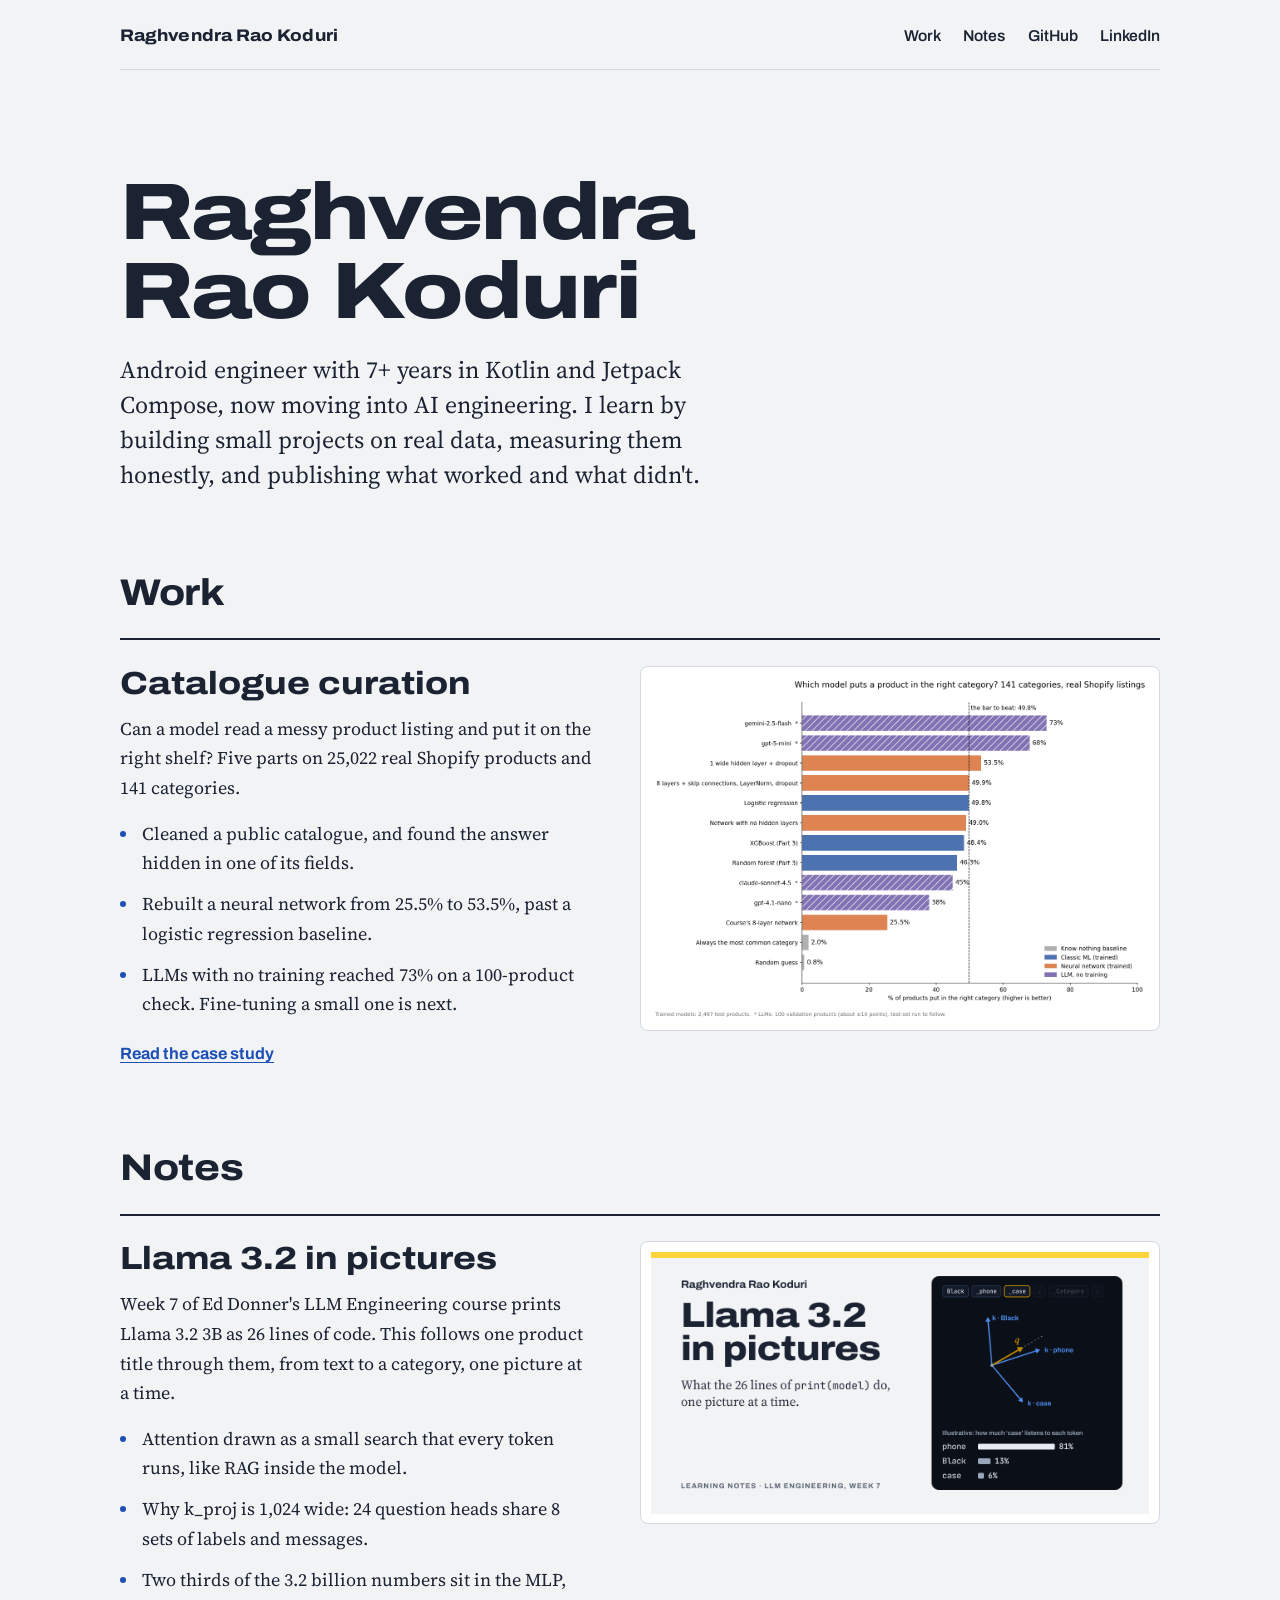
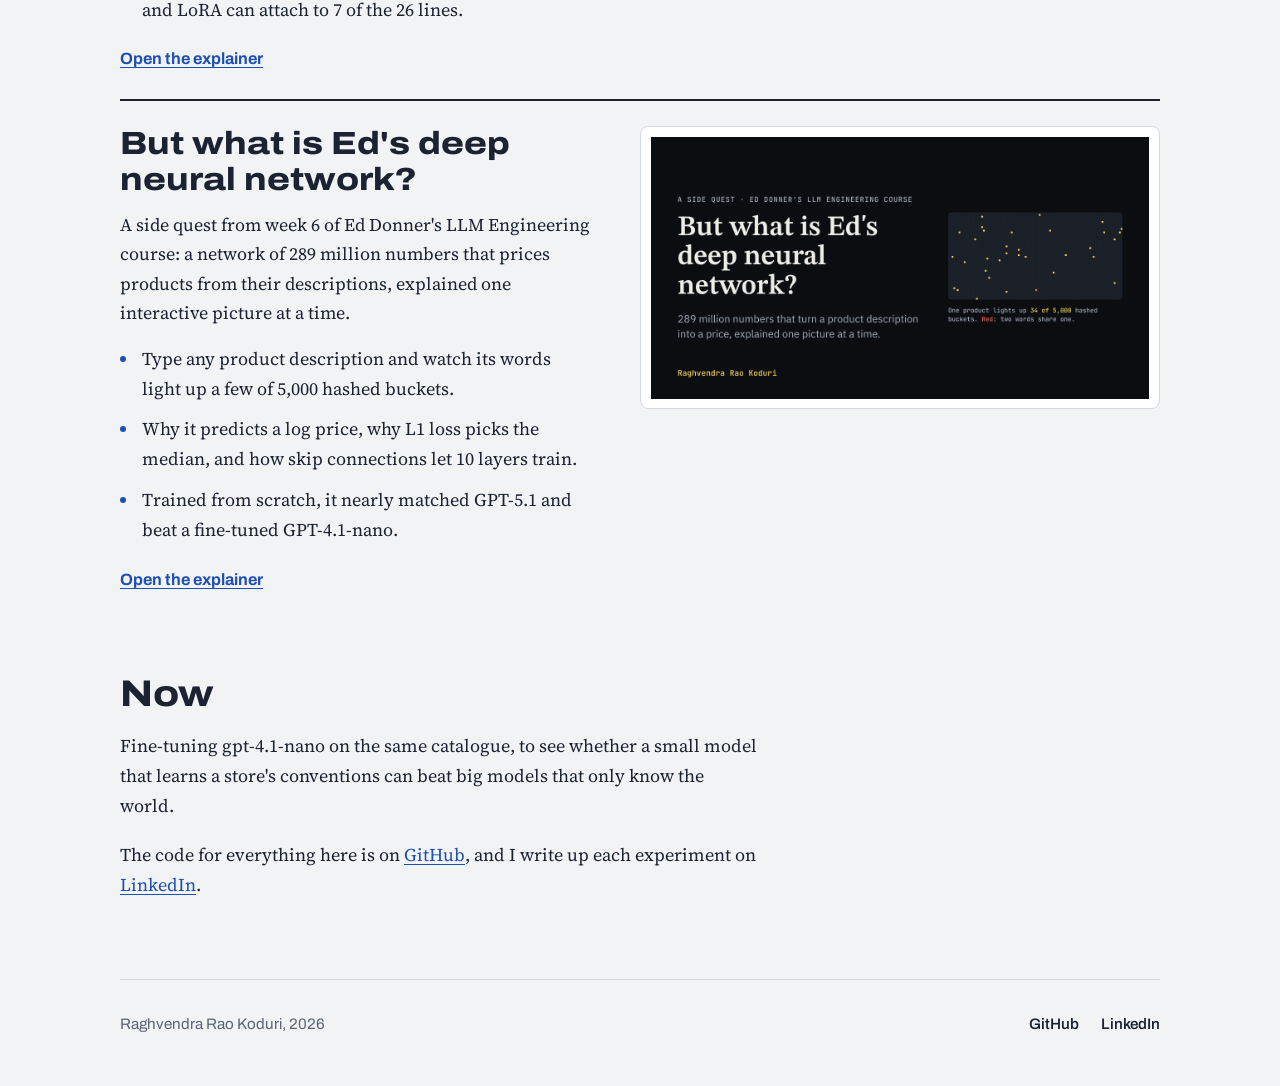
<file: index.html>
<!doctype html>
<html lang="en">
<head>
  <meta charset="utf-8">
  <meta name="viewport" content="width=device-width, initial-scale=1">
  <title>Raghvendra Rao Koduri | Android engineer moving into AI engineering</title>
  <meta name="description" content="Android engineer with 7+ years in Kotlin and Jetpack Compose, moving into AI engineering by building small, measured projects on real data.">
  <meta property="og:type" content="website">
  <meta property="og:title" content="Raghvendra Rao Koduri">
  <meta property="og:description" content="Android engineer moving into AI engineering. Small projects on real data, measured honestly and published.">
  <meta property="og:url" content="https://raghvendra-rao-koduri.vercel.app/">
  <meta property="og:image" content="https://raghvendra-rao-koduri.vercel.app/og-home.png">
  <meta property="og:image:width" content="1200">
  <meta property="og:image:height" content="630">
  <meta property="og:image:alt" content="Raghvendra Rao Koduri: Android engineer moving into AI engineering.">
  <meta name="twitter:card" content="summary_large_image">
  <meta name="theme-color" content="#f1f3f5">
  <link rel="icon" href="favicon.svg" type="image/svg+xml">
  <link rel="preload" href="fonts/archivo-latin-standard-normal.woff2" as="font" type="font/woff2" crossorigin>
  <link rel="stylesheet" href="styles.css">
</head>
<body>
  <a class="skip-link" href="#main">Skip to content</a>
  <div class="wrap">
    <header class="site-header">
      <a class="site-name" href="./">Raghvendra Rao Koduri</a>
      <nav class="site-nav" aria-label="Site">
        <a href="#work">Work</a>
        <a href="#notes">Notes</a>
        <a href="https://github.com/raghu619">GitHub</a>
        <a href="https://www.linkedin.com/in/raghvendra-rao-koduri-6b339595/">LinkedIn</a>
      </nav>
    </header>

    <main id="main">
      <section class="intro" aria-labelledby="intro-title">
        <h1 id="intro-title">Raghvendra Rao Koduri</h1>
        <p class="dek">Android engineer with 7+ years in Kotlin and Jetpack Compose, now moving into AI engineering. I learn by building small projects on real data, measuring them honestly, and publishing what worked and what didn't.</p>
      </section>

      <section class="section" id="work" aria-labelledby="work-title">
        <h2 id="work-title">Work</h2>
        <article class="work-item" aria-labelledby="work-catalog">
          <div>
            <h3 id="work-catalog"><a href="projects/catalog-curation/">Catalogue curation</a></h3>
            <p class="work-item__q">Can a model read a messy product listing and put it on the right shelf? Five parts on 25,022 real Shopify products and 141 categories.</p>
            <ul class="findings">
              <li>Cleaned a public catalogue, and found the answer hidden in one of its fields.</li>
              <li>Rebuilt a neural network from 25.5% to 53.5%, past a logistic regression baseline.</li>
              <li>LLMs with no training reached 73% on a 100-product check. Fine-tuning a small one is next.</li>
            </ul>
            <a class="work-item__cta" href="projects/catalog-curation/">Read the case study</a>
          </div>
          <a class="work-item__img" href="projects/catalog-curation/" tabindex="-1" aria-hidden="true">
            <img src="assets/catalog-curation/part4_final_results.png" width="2396" height="1654" alt="">
          </a>
        </article>
      </section>

      <section class="section" id="notes" aria-labelledby="notes-title">
        <h2 id="notes-title">Notes</h2>
        <article class="work-item" aria-labelledby="note-llama">
          <div>
            <h3 id="note-llama"><a href="notes/llama-in-pictures/">Llama 3.2 in pictures</a></h3>
            <p class="work-item__q">Week 7 of Ed Donner's LLM Engineering course prints Llama 3.2 3B as 26 lines of code. This follows one product title through them, from text to a category, one picture at a time.</p>
            <ul class="findings">
              <li>Attention drawn as a small search that every token runs, like RAG inside the model.</li>
              <li>Why k_proj is 1,024 wide: 24 question heads share 8 sets of labels and messages.</li>
              <li>Two thirds of the 3.2 billion numbers sit in the MLP, and LoRA can attach to 7 of the 26 lines.</li>
            </ul>
            <a class="work-item__cta" href="notes/llama-in-pictures/">Open the explainer</a>
          </div>
          <a class="work-item__img" href="notes/llama-in-pictures/" tabindex="-1" aria-hidden="true">
            <img src="assets/llama-in-pictures/og-llama-in-pictures.png" width="1200" height="630" alt="">
          </a>
        </article>
        <article class="work-item" aria-labelledby="note-dnn">
          <div>
            <h3 id="note-dnn"><a href="notes/deep-neural-network/">But what is Ed's deep neural network?</a></h3>
            <p class="work-item__q">A side quest from week 6 of Ed Donner's LLM Engineering course: a network of 289 million numbers that prices products from their descriptions, explained one interactive picture at a time.</p>
            <ul class="findings">
              <li>Type any product description and watch its words light up a few of 5,000 hashed buckets.</li>
              <li>Why it predicts a log price, why L1 loss picks the median, and how skip connections let 10 layers train.</li>
              <li>Trained from scratch, it nearly matched GPT-5.1 and beat a fine-tuned GPT-4.1-nano.</li>
            </ul>
            <a class="work-item__cta" href="notes/deep-neural-network/">Open the explainer</a>
          </div>
          <a class="work-item__img" href="notes/deep-neural-network/" tabindex="-1" aria-hidden="true">
            <img src="assets/deep-neural-network/og-deep-neural-network.png" width="1200" height="630" alt="">
          </a>
        </article>
      </section>

      <section class="section now" id="now" aria-labelledby="now-title">
        <h2 id="now-title">Now</h2>
        <p>Fine-tuning gpt-4.1-nano on the same catalogue, to see whether a small model that learns a store's conventions can beat big models that only know the world.</p>
        <p>The code for everything here is on <a href="https://github.com/raghu619">GitHub</a>, and I write up each experiment on <a href="https://www.linkedin.com/in/raghvendra-rao-koduri-6b339595/">LinkedIn</a>.</p>
      </section>
    </main>

    <footer class="site-footer">
      <span>Raghvendra Rao Koduri, 2026</span>
      <nav aria-label="Elsewhere">
        <a href="https://github.com/raghu619">GitHub</a>
        <a href="https://www.linkedin.com/in/raghvendra-rao-koduri-6b339595/">LinkedIn</a>
      </nav>
    </footer>
  </div>
</body>
</html>
</file>
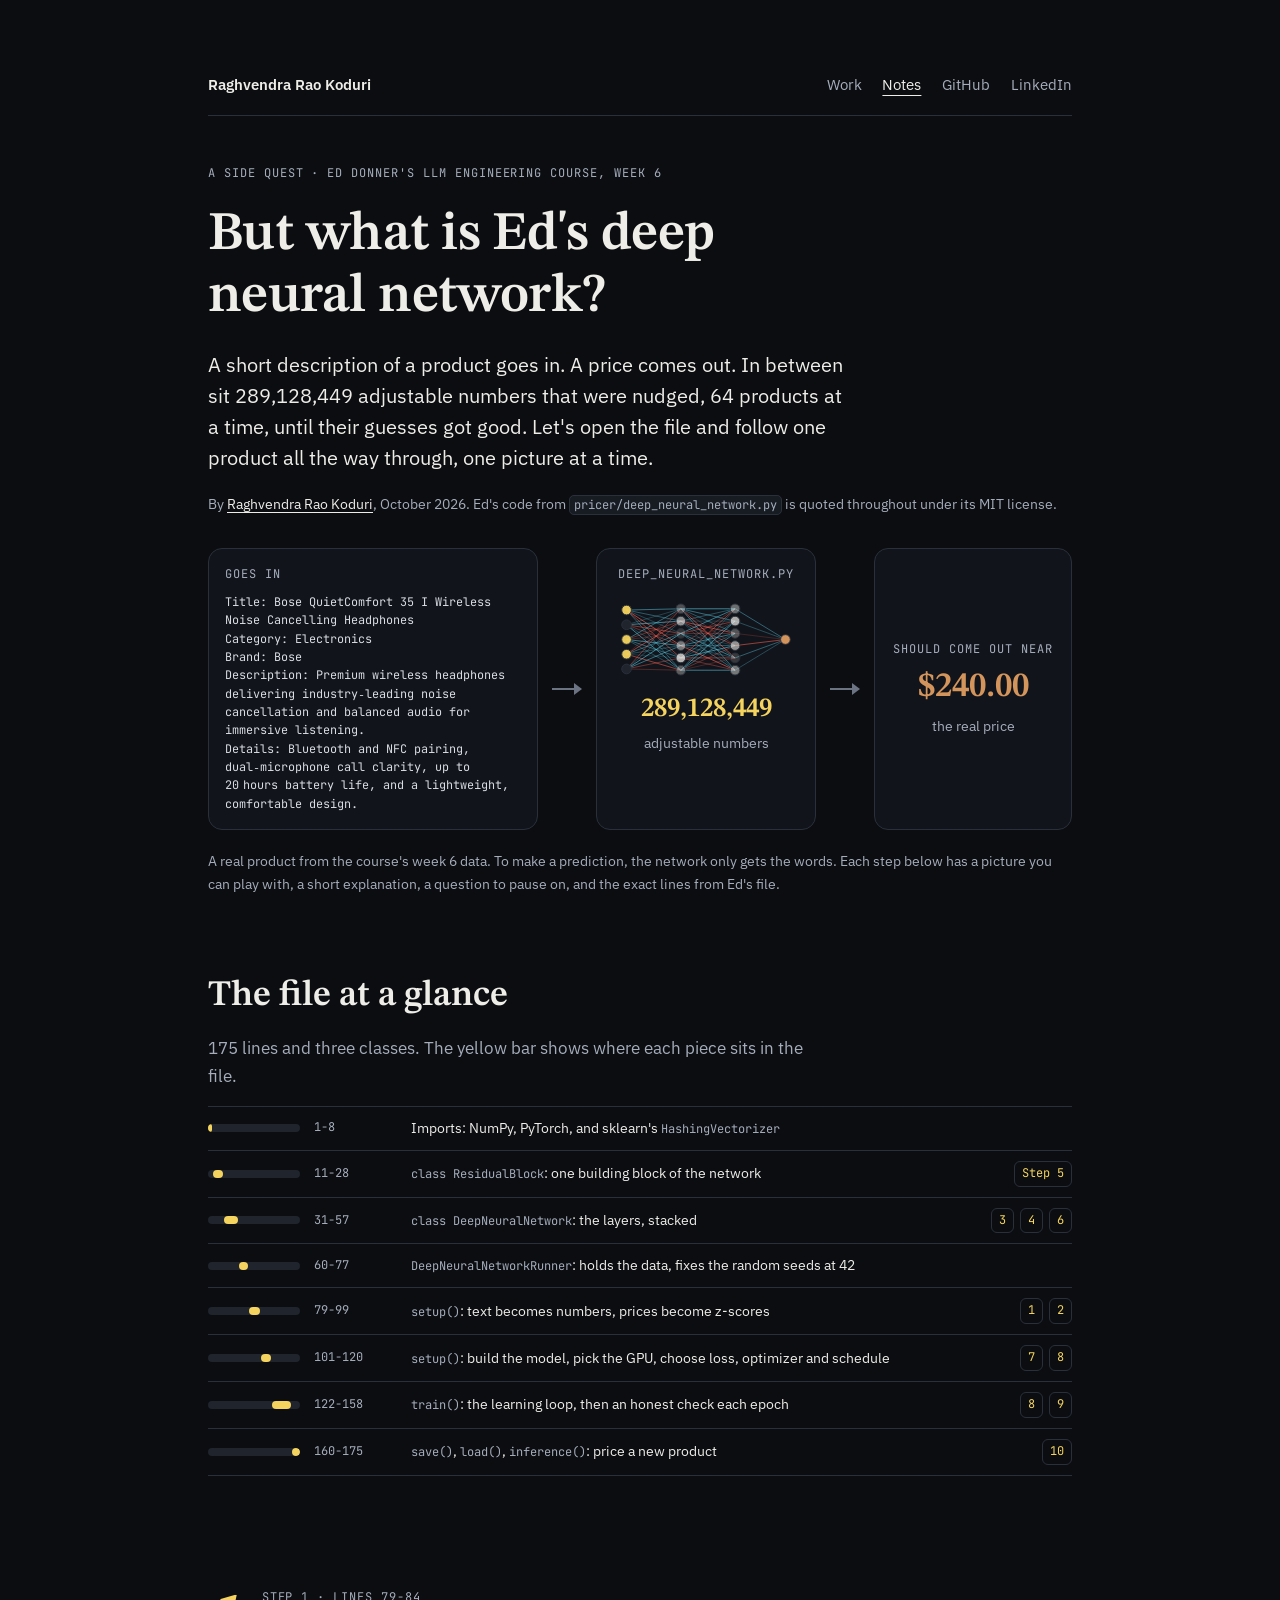
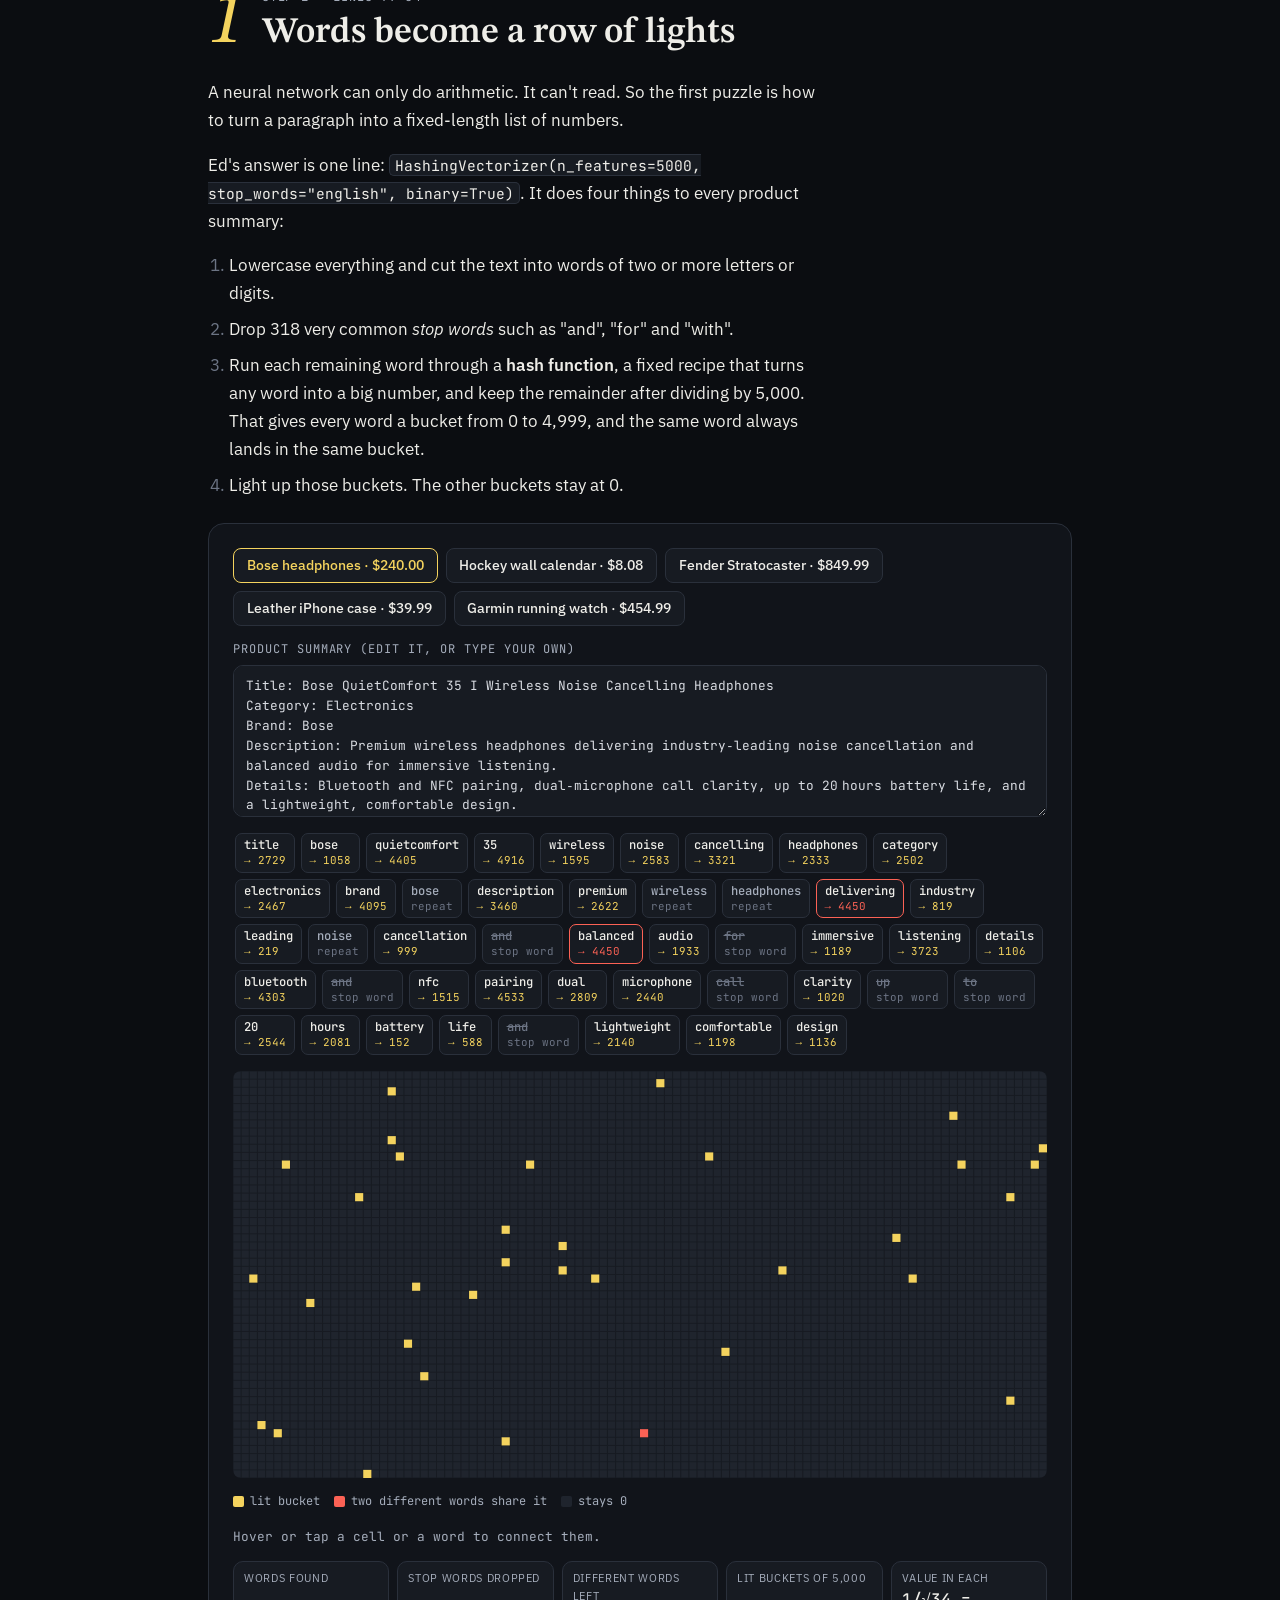
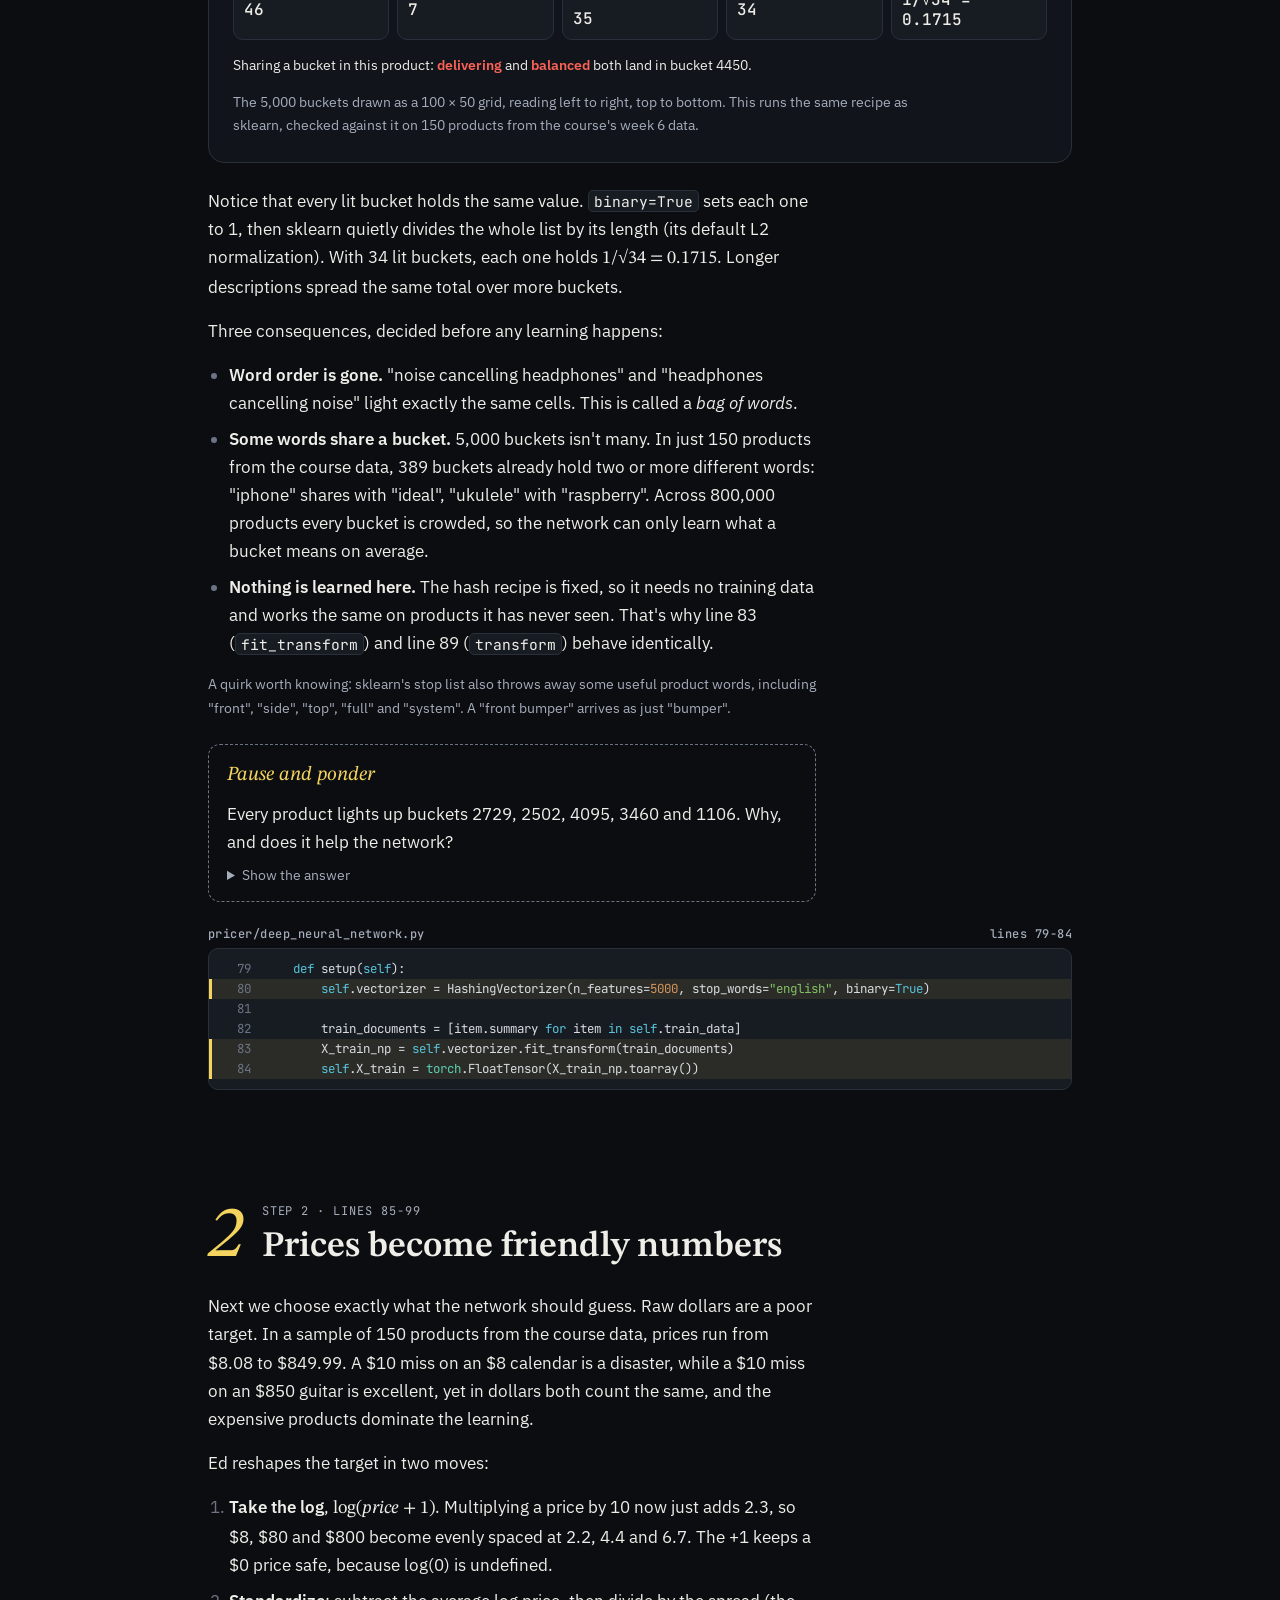
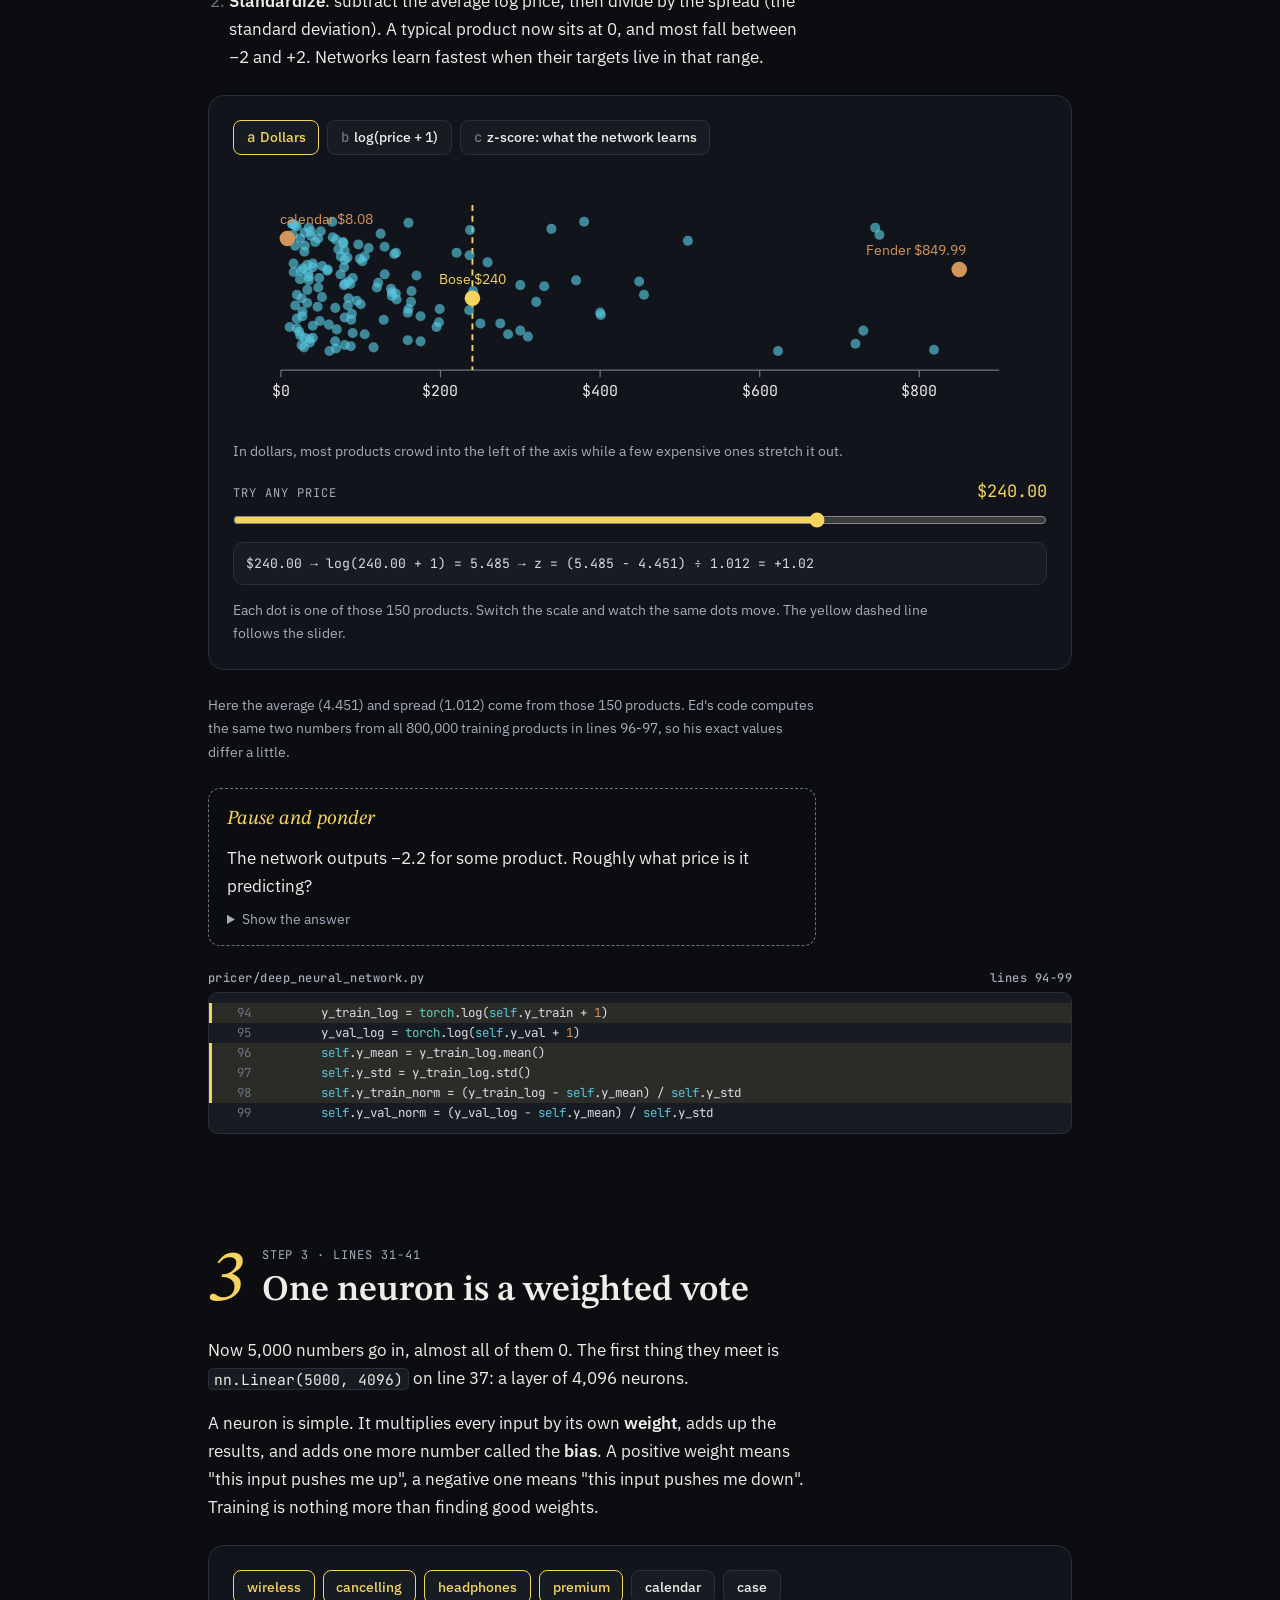
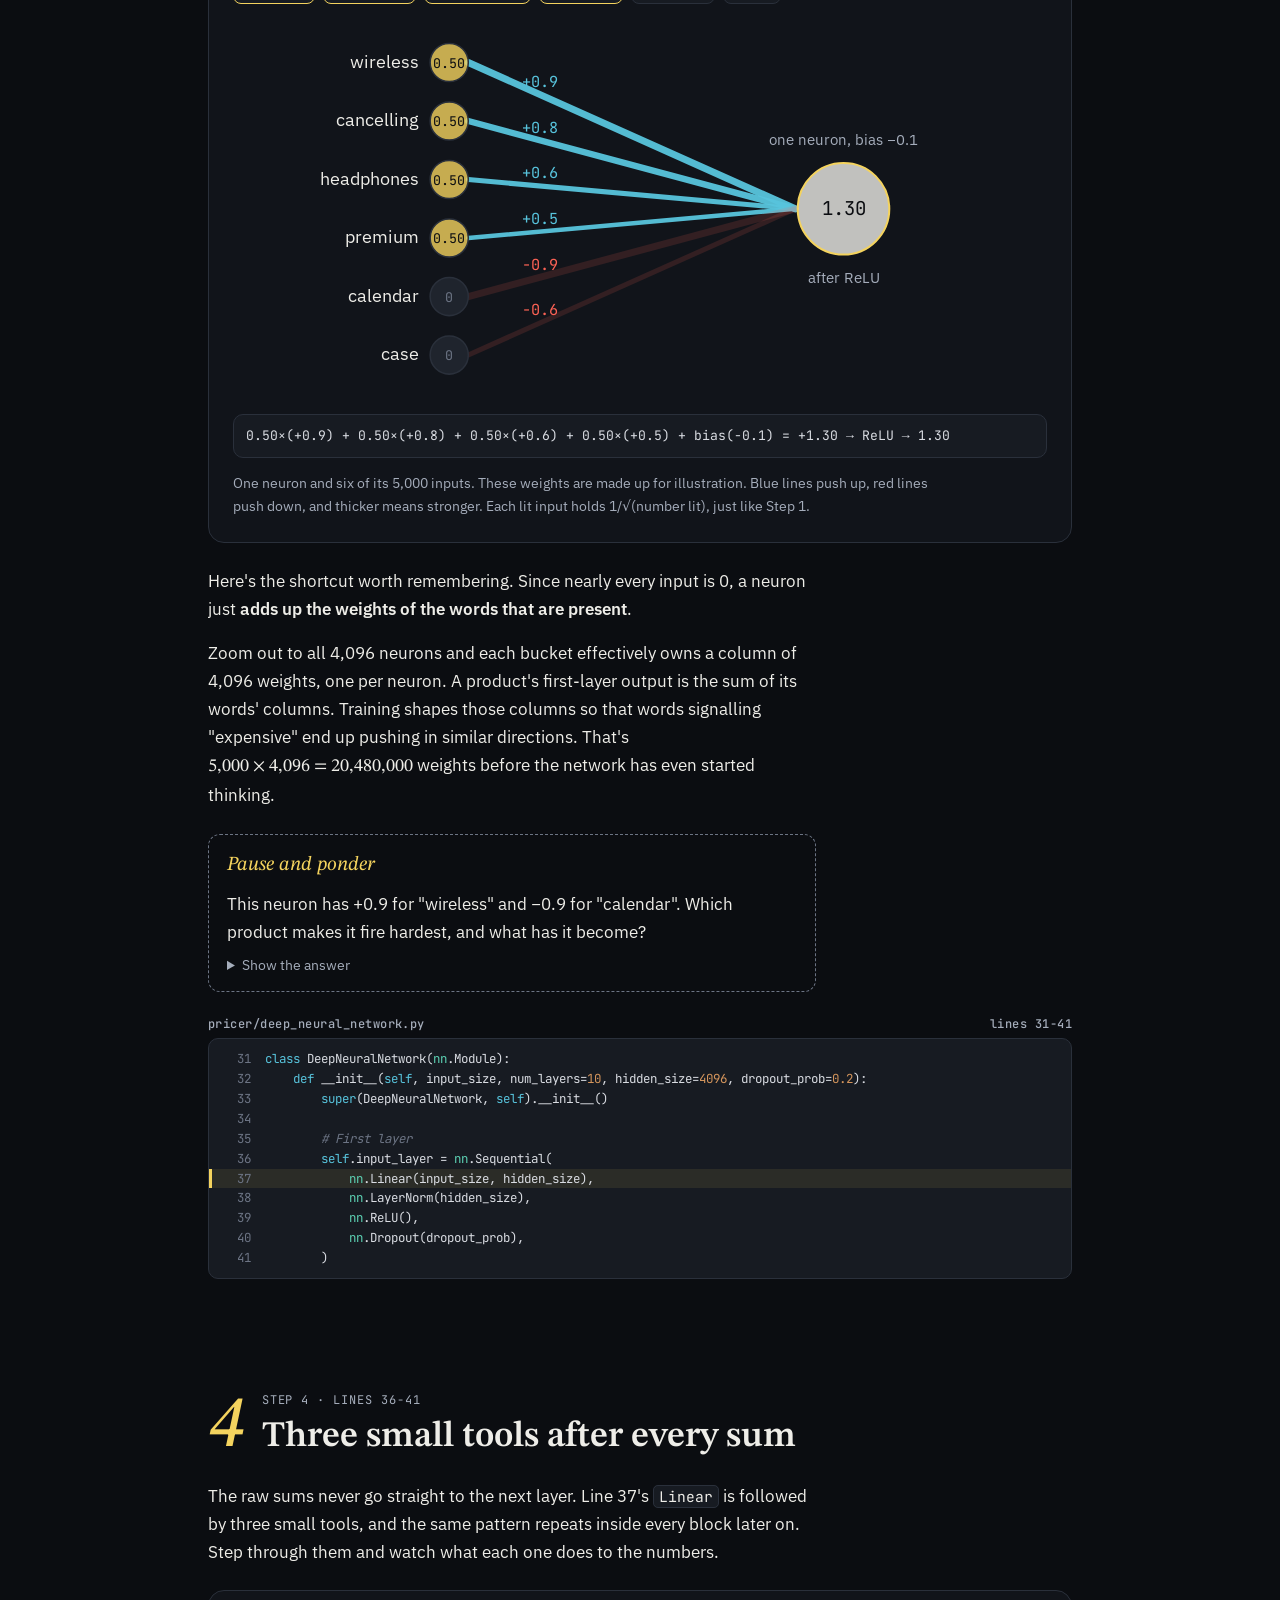
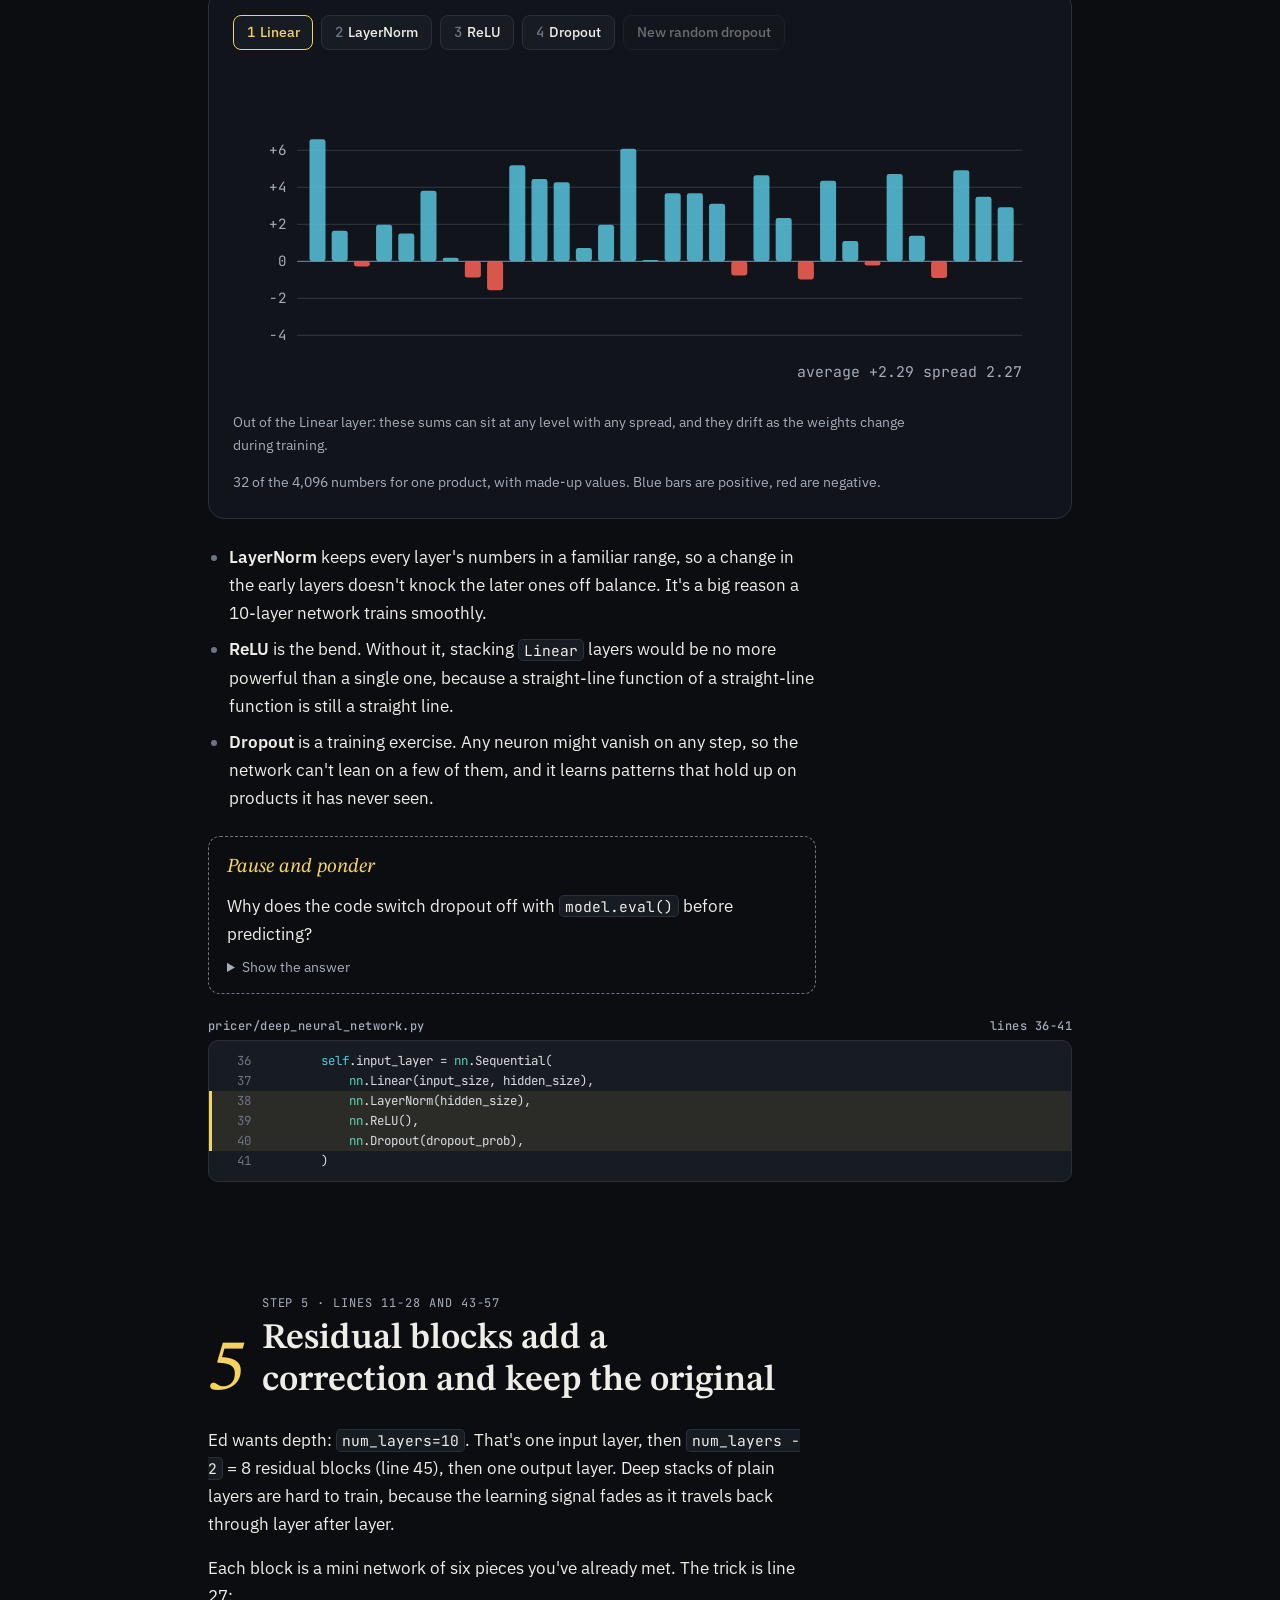
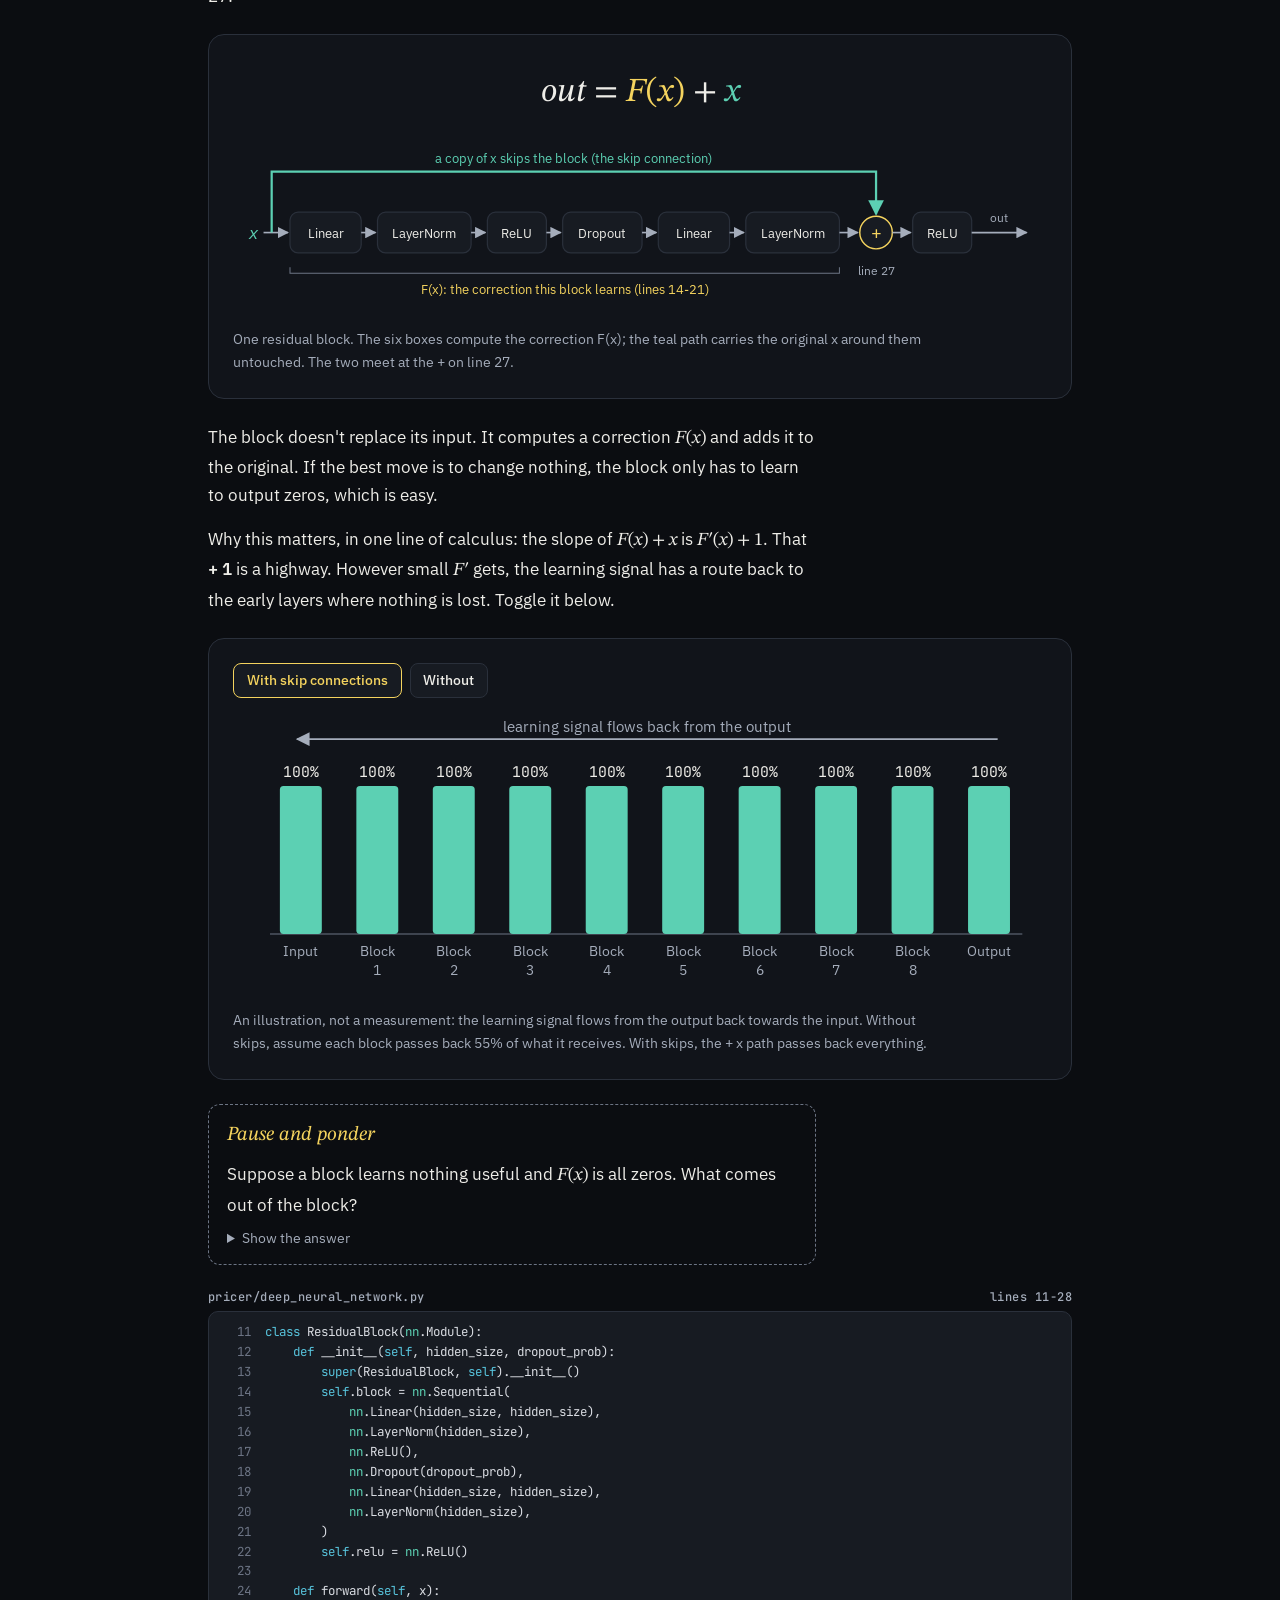
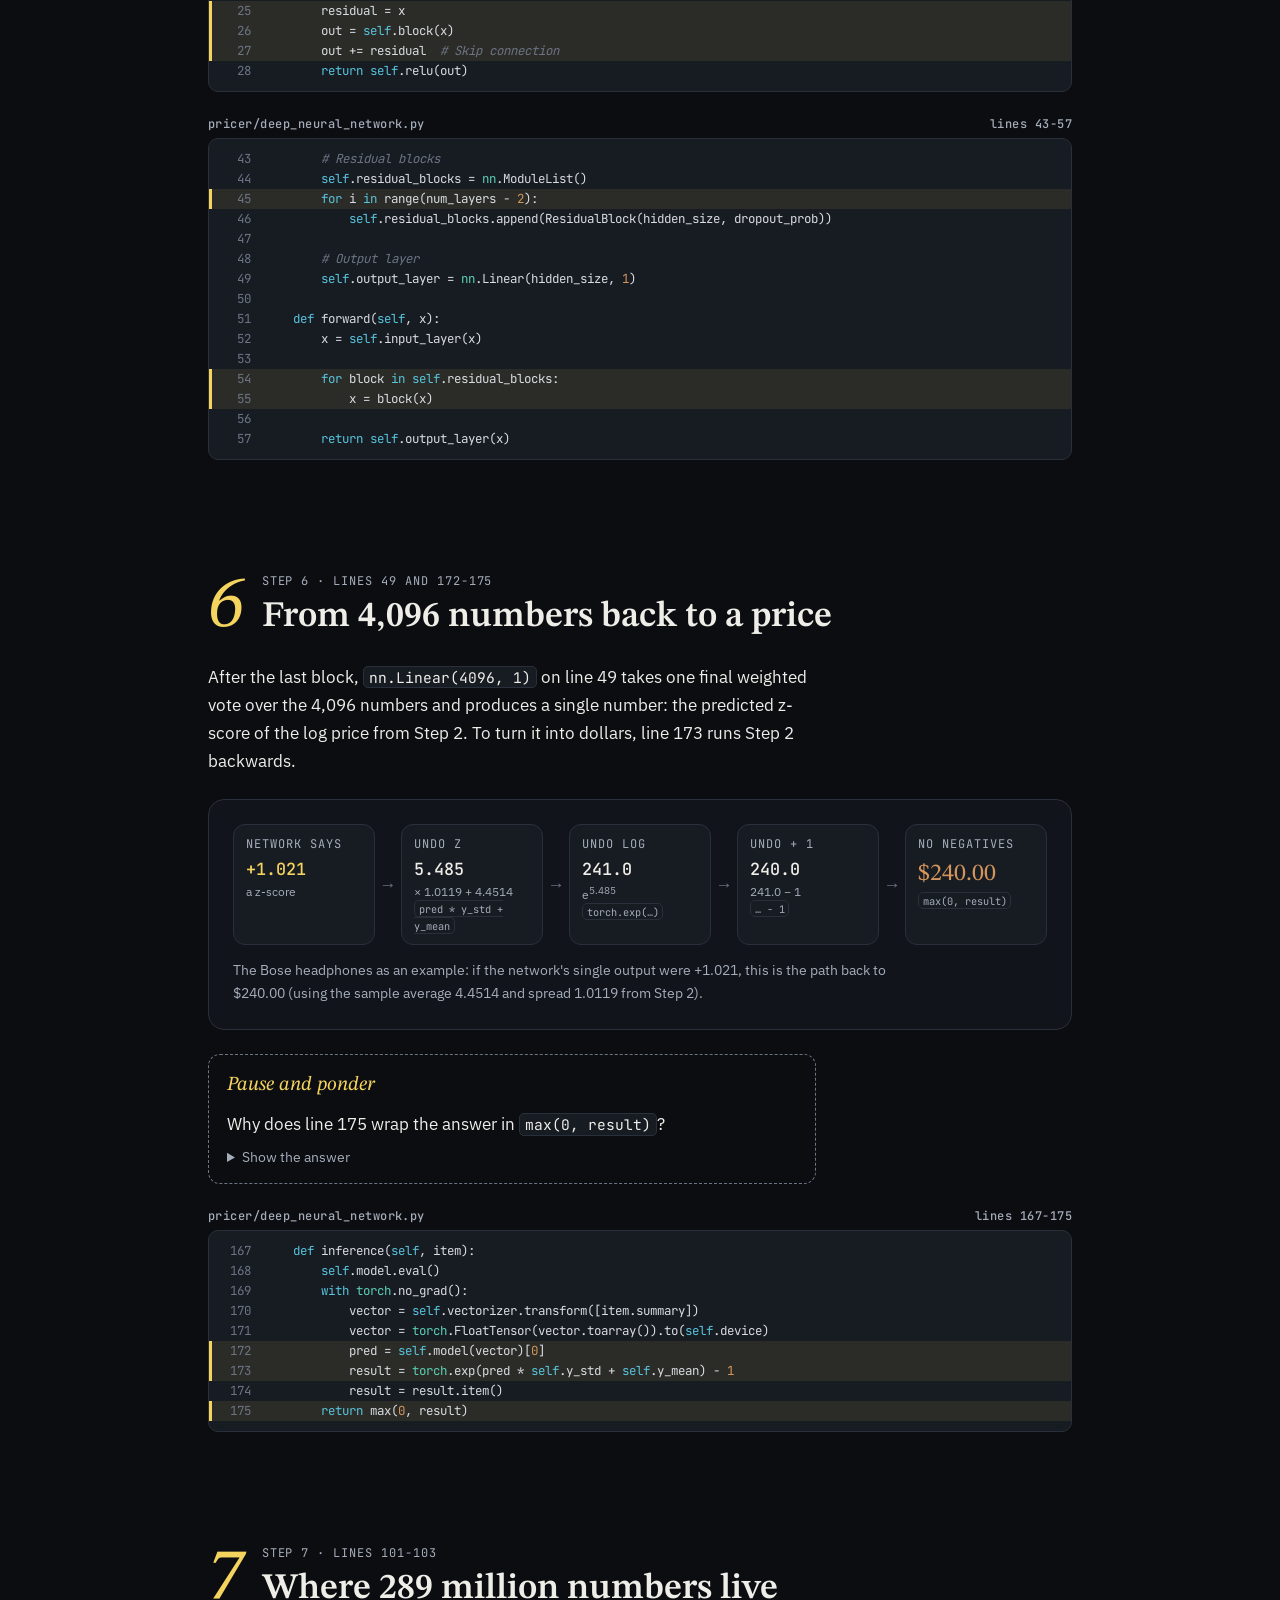
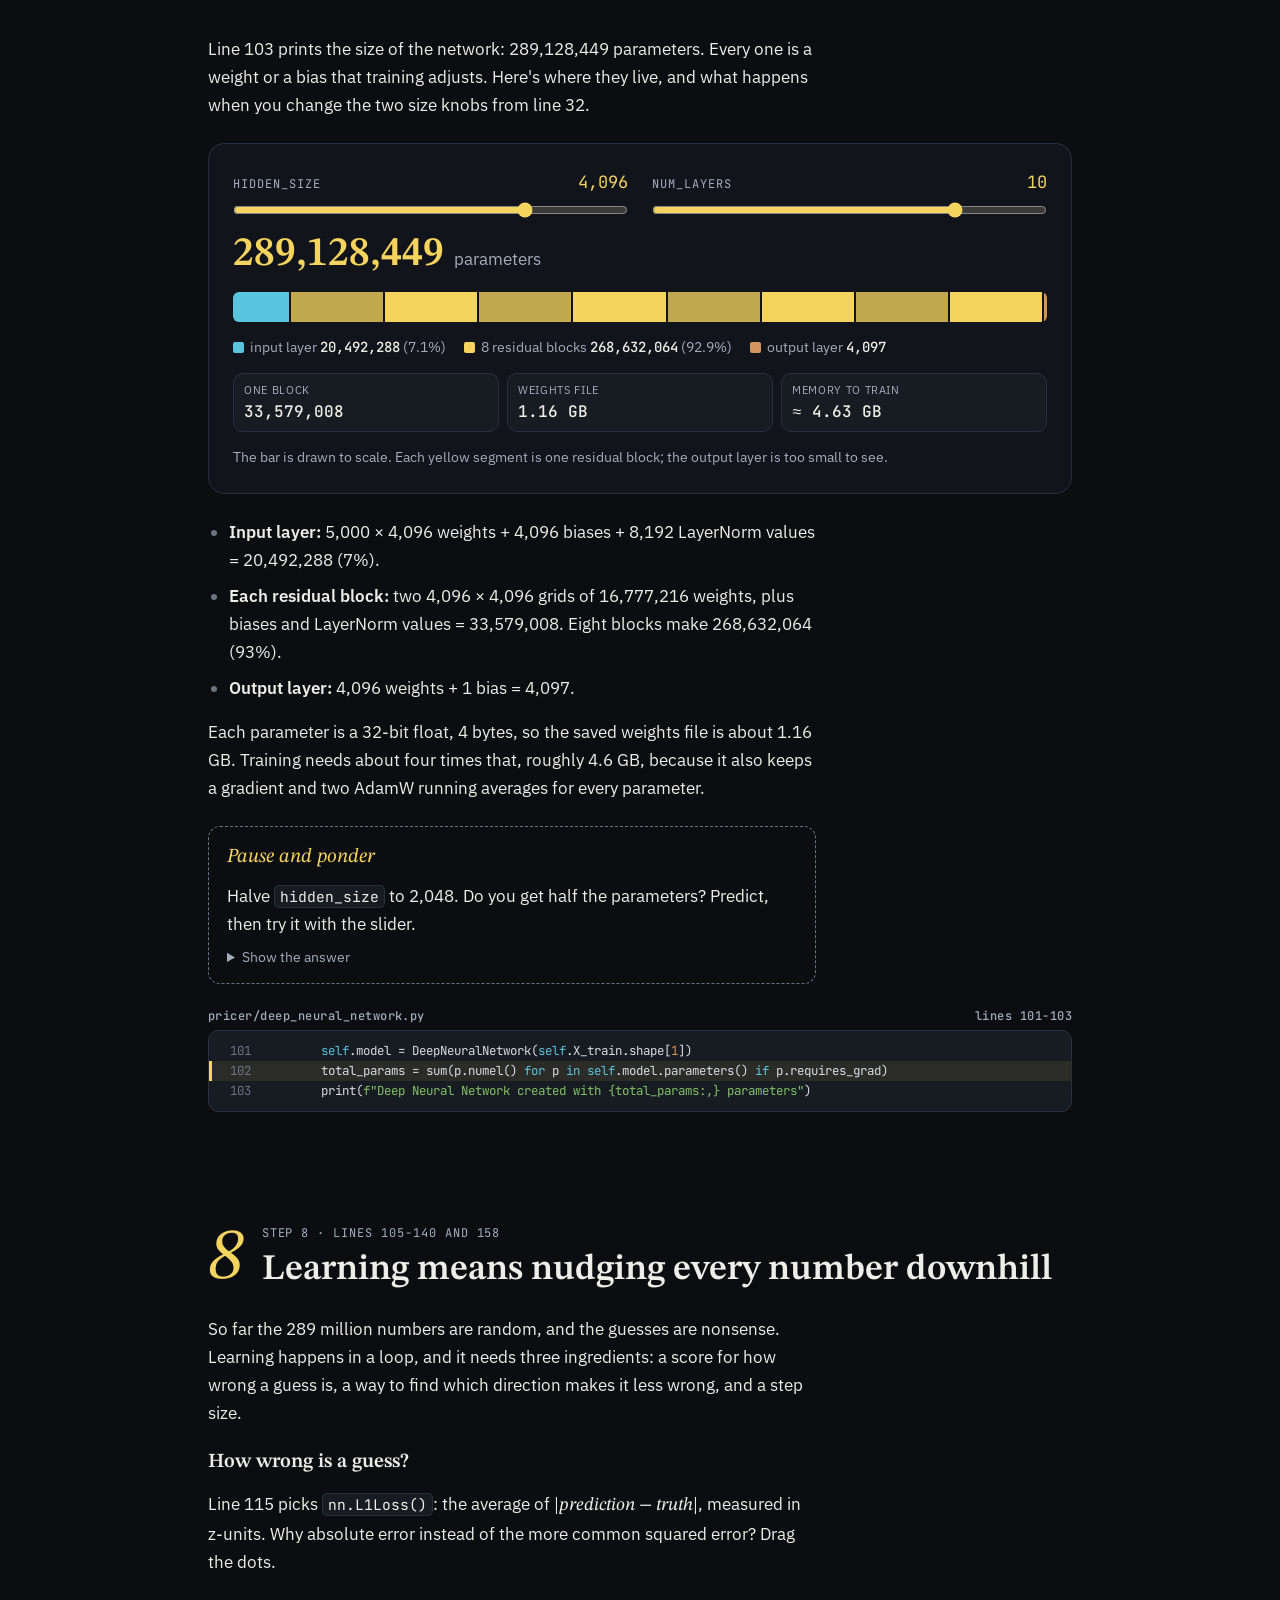
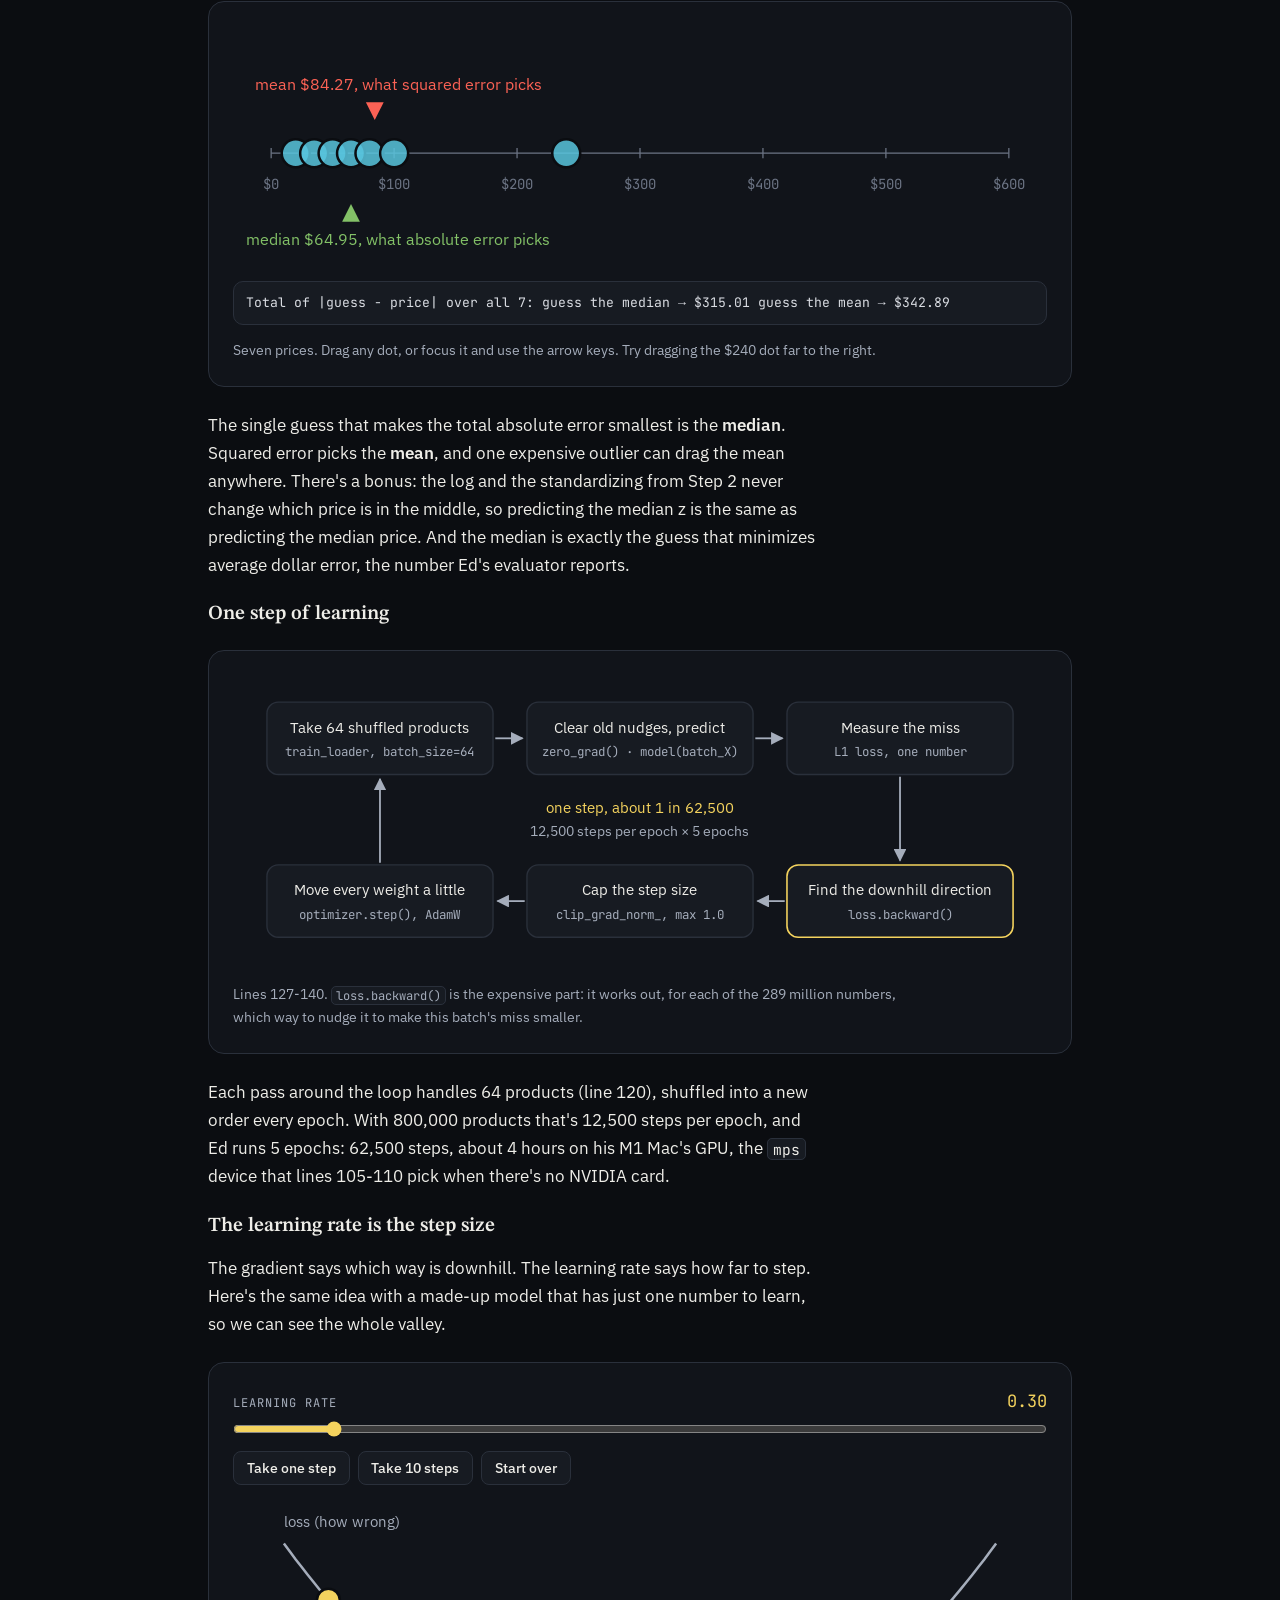
<file: notes/deep-neural-network/index.html>
<!doctype html>
<html lang="en">
<head>
  <meta charset="utf-8">
  <meta name="viewport" content="width=device-width, initial-scale=1, viewport-fit=cover">
  <title>But what is Ed's deep neural network? | Raghvendra Rao Koduri</title>
  <meta name="description" content="A picture-first walk through the deep neural network in Ed Donner's LLM Engineering course: how 289 million numbers turn a product description into a price, with interactive demos.">
  <meta property="og:type" content="article">
  <meta property="og:title" content="But what is Ed's deep neural network?">
  <meta property="og:description" content="A side quest through the 289-million-parameter price predictor from Ed Donner's LLM Engineering course, explained one interactive picture at a time.">
  <meta property="og:url" content="https://raghvendra-rao-koduri.vercel.app/notes/deep-neural-network/">
  <meta property="og:image" content="https://raghvendra-rao-koduri.vercel.app/assets/deep-neural-network/og-deep-neural-network.png">
  <meta property="og:image:width" content="1200">
  <meta property="og:image:height" content="630">
  <meta property="og:image:alt" content="But what is Ed's deep neural network? One product description lights up 34 of 5,000 hashed buckets.">
  <meta name="twitter:card" content="summary_large_image">
  <meta name="theme-color" content="#0b0d11">
  <link rel="icon" href="../../favicon.svg" type="image/svg+xml">
  <link rel="preload" href="../../fonts/ibm-plex-sans-latin-400-normal.woff2" as="font" type="font/woff2" crossorigin>
  <link rel="preload" href="../../fonts/stix-two-text-latin-600-normal.woff2" as="font" type="font/woff2" crossorigin>
  <style>
@font-face { font-family: "STIX Two Text"; src: url("../../fonts/stix-two-text-latin-400-normal.woff2") format("woff2"); font-weight: 400; font-style: normal; font-display: swap; }
@font-face { font-family: "STIX Two Text"; src: url("../../fonts/stix-two-text-latin-400-italic.woff2") format("woff2"); font-weight: 400; font-style: italic; font-display: swap; }
@font-face { font-family: "STIX Two Text"; src: url("../../fonts/stix-two-text-latin-600-normal.woff2") format("woff2"); font-weight: 600; font-style: normal; font-display: swap; }
@font-face { font-family: "IBM Plex Sans"; src: url("../../fonts/ibm-plex-sans-latin-400-normal.woff2") format("woff2"); font-weight: 400; font-style: normal; font-display: swap; }
@font-face { font-family: "IBM Plex Sans"; src: url("../../fonts/ibm-plex-sans-latin-400-italic.woff2") format("woff2"); font-weight: 400; font-style: italic; font-display: swap; }
@font-face { font-family: "IBM Plex Sans"; src: url("../../fonts/ibm-plex-sans-latin-500-normal.woff2") format("woff2"); font-weight: 500; font-style: normal; font-display: swap; }
@font-face { font-family: "IBM Plex Sans"; src: url("../../fonts/ibm-plex-sans-latin-600-normal.woff2") format("woff2"); font-weight: 600; font-style: normal; font-display: swap; }
@font-face { font-family: "JetBrains Mono"; src: url("../../fonts/jetbrains-mono-latin-400-normal.woff2") format("woff2"); font-weight: 400; font-style: normal; font-display: swap; }
@font-face { font-family: "JetBrains Mono"; src: url("../../fonts/jetbrains-mono-latin-500-normal.woff2") format("woff2"); font-weight: 500; font-style: normal; font-display: swap; }

/* Layout: one 54rem lesson column of numbered steps. Each step pairs a dark "stage" (the picture you can play with)
   with 38rem of narration, a pause-and-ponder card and the exact lines of Ed's file.
   Single dark chalkboard theme on purpose, in the spirit of 3Blue1Brown. */
:root {
  color-scheme: dark;
  --bg: #0b0d11;
  --stage: #11141a;
  --well: #171b22;
  --cell: #1f242d;
  --rule: #2a303b;
  --fg: #eeede8;
  --code-fg: #d9dce2;
  --muted: #a5adbb;
  --faint: #6c7484;
  --blue: #58c4dd;
  --brown: #d4955c;
  --yellow: #f4d35e;
  --red: #fc6255;
  --green: #83c167;
  --teal: #5cd0b3;
  --yellow-soft: rgba(244, 211, 94, 0.78);
  --yellow-dim: rgba(244, 211, 94, 0.45);
  --hl: rgba(244, 211, 94, 0.09);
  --term: #07080b;
  --font-display: "STIX Two Text", "STIX Two", Georgia, "Times New Roman", serif;
  --font-body: "IBM Plex Sans", system-ui, -apple-system, "Segoe UI", Roboto, sans-serif;
  --font-mono: "JetBrains Mono", ui-monospace, "SF Mono", Menlo, Consolas, monospace;
  --t-2: 0.75rem;
  --t-1: 0.875rem;
  --t0: 1.0625rem;
  --t1: 1.25rem;
  --t2: 1.5rem;
  --t3: clamp(1.75rem, 4.2vw, 2.25rem);
  --t4: clamp(2.2rem, 6vw, 3.4rem);
}
* { box-sizing: border-box; }
html { background: var(--bg); }
body {
  background: var(--bg);
  color: var(--fg);
  font-family: var(--font-body);
  font-size: var(--t0);
  line-height: 1.65;
  -webkit-font-smoothing: antialiased;
}
.page {
  box-sizing: content-box;
  max-width: 54rem;
  margin-inline: auto;
  padding-left: max(16px, env(safe-area-inset-left, 0px));
  padding-right: max(16px, env(safe-area-inset-right, 0px));
  padding-block: clamp(32px, 6vw, 72px) 96px;
}
h1, h2, h3 { font-family: var(--font-display); font-weight: 600; line-height: 1.15; text-wrap: balance; margin: 0; }
h1 { font-size: var(--t4); letter-spacing: -0.01em; }
h2 { font-size: var(--t3); }
h3 { font-size: var(--t2); }
p, ul, ol, figure, dl { margin: 0; }
a { color: var(--blue); text-underline-offset: 3px; }
strong { font-weight: 600; }
code { font-family: var(--font-mono); font-size: 0.86em; }
:not(pre) > code { background: var(--well); border: 1px solid var(--rule); border-radius: 5px; padding: 0.05em 0.35em; overflow-wrap: anywhere; }
.m { font-family: var(--font-display); font-size: 1.08em; white-space: nowrap; }
.m i { font-style: italic; }
.prose { max-width: 38rem; display: grid; gap: 1rem; min-width: 0; }
.prose ul, .prose ol { padding-left: 1.3rem; display: grid; gap: 0.5rem; }
.prose li::marker { color: var(--faint); }
.muted { color: var(--muted); }
.small { font-size: var(--t-1); }
.kicker, .label {
  font-family: var(--font-mono);
  font-size: var(--t-2);
  letter-spacing: 0.08em;
  text-transform: uppercase;
  color: var(--muted);
}

/* ---------- hero ---------- */
.hero { display: grid; gap: 1.25rem; }
.lede { font-size: var(--t1); line-height: 1.55; max-width: 40rem; color: var(--fg); }
.machine {
  display: grid;
  grid-template-columns: minmax(0, 1.5fr) auto minmax(0, 1fr) auto minmax(0, 0.9fr);
  align-items: stretch;
  gap: 12px;
  margin-top: 0.75rem;
}
.machine > div { background: var(--stage); border: 1px solid var(--rule); border-radius: 14px; padding: 16px; display: grid; gap: 8px; align-content: start; min-width: 0; }
.machine .arrow { align-self: center; justify-self: center; width: 34px; height: 20px; color: var(--faint); }
.m-text { font-family: var(--font-mono); font-size: 0.74rem; line-height: 1.55; color: var(--code-fg); white-space: pre-line; overflow-wrap: anywhere; }
.m-box { text-align: center; justify-items: center; }
.m-box strong { font-family: var(--font-display); font-size: 1.7rem; font-weight: 600; color: var(--yellow); font-variant-numeric: tabular-nums; line-height: 1.1; }
.m-box svg { width: 100%; max-width: 190px; height: auto; }
.m-out { text-align: center; justify-items: center; align-content: center !important; }
.m-out strong { font-family: var(--font-display); font-size: 2.2rem; color: var(--brown); line-height: 1.1; }
@media (max-width: 760px) {
  .machine { grid-template-columns: 1fr; }
  .machine .arrow { transform: rotate(90deg); }
}

/* ---------- file map ---------- */
.filemap { display: grid; gap: 1rem; padding-top: clamp(48px, 7vw, 80px); }
.map { list-style: none; padding: 0; display: grid; gap: 0; border-top: 1px solid var(--rule); }
.map li {
  display: grid;
  grid-template-columns: 92px 5.2rem minmax(0, 1fr) auto;
  gap: 4px 14px;
  align-items: center;
  padding: 10px 0;
  border-bottom: 1px solid var(--rule);
  font-size: var(--t-1);
}
.mini { position: relative; height: 8px; background: var(--cell); border-radius: 4px; overflow: hidden; }
.mini i { position: absolute; top: 0; bottom: 0; background: var(--yellow); border-radius: 4px; }
.map code { color: var(--muted); background: none; border: 0; padding: 0; font-variant-numeric: tabular-nums; }
.map .go { display: flex; gap: 6px; flex-wrap: wrap; justify-content: flex-end; }
.map .go a { font-family: var(--font-mono); font-size: var(--t-2); text-decoration: none; color: var(--yellow); border: 1px solid var(--rule); border-radius: 6px; padding: 2px 7px; white-space: nowrap; }
.map .go a:hover { border-color: var(--yellow); }
@media (max-width: 600px) {
  .map li { grid-template-columns: 64px minmax(0, 1fr); }
  .map li > code { grid-column: 1; grid-row: 2; }
  .map li > span:nth-of-type(2) { grid-column: 2; grid-row: 1 / span 2; }
  .map .go { grid-column: 2; justify-content: flex-start; }
}

/* ---------- steps ---------- */
.step { display: grid; gap: 1.5rem; padding-top: clamp(64px, 9vw, 112px); scroll-margin-top: 12px; }
.step-head { display: grid; grid-template-columns: auto minmax(0, 1fr); column-gap: 1.1rem; align-items: end; }
.step-num { font-family: var(--font-display); font-style: italic; font-weight: 400; font-size: clamp(3rem, 8vw, 4.6rem); line-height: 0.85; color: var(--yellow); }
.step-head .kicker { display: block; margin-bottom: 0.35rem; }
h3.sub { font-size: var(--t1); margin: 0.5rem 0 0; }

.stage {
  background: var(--stage);
  border: 1px solid var(--rule);
  border-radius: 16px;
  padding: clamp(14px, 3vw, 24px);
  display: grid;
  gap: 14px;
  min-width: 0;
}
.stage figcaption, .caption { font-size: var(--t-1); color: var(--muted); max-width: 44rem; }
.scroll-x { overflow-x: auto; -webkit-overflow-scrolling: touch; min-width: 0; }
.scroll-x > svg { display: block; width: 100%; height: auto; }
@media (max-width: 600px) { .scroll-x > svg.wide { min-width: 560px; } }
svg text { fill: var(--fg); font-family: var(--font-body); }
svg .t-muted { fill: var(--muted); }
svg .t-faint { fill: var(--faint); }
svg .t-mono { font-family: var(--font-mono); }
svg .t-yellow { fill: var(--yellow); }
svg .t-teal { fill: var(--teal); }
svg .t-brown { fill: var(--brown); }
svg .t-red { fill: var(--red); }
svg .t-green { fill: var(--green); }
svg .t-blue { fill: var(--blue); }
svg .axis { stroke: var(--faint); stroke-width: 1; fill: none; }
svg .gridline { stroke: var(--rule); stroke-width: 1; fill: none; }
svg .box { fill: var(--well); stroke: var(--rule); stroke-width: 1.2; }
svg .box-hot { fill: var(--well); stroke: var(--yellow); stroke-width: 1.4; }
svg .flow { stroke: var(--muted); stroke-width: 1.6; fill: none; }
svg .flow-teal { stroke: var(--teal); stroke-width: 2.2; fill: none; }
svg .arrowhead { fill: var(--muted); }
svg .arrowhead-teal { fill: var(--teal); }

.controls { display: flex; flex-wrap: wrap; gap: 8px; align-items: center; }
.btn {
  font: 500 var(--t-1)/1.2 var(--font-body);
  color: var(--fg);
  background: var(--well);
  border: 1px solid var(--rule);
  border-radius: 8px;
  padding: 0.5rem 0.8rem;
  cursor: pointer;
}
.btn:hover { border-color: var(--faint); }
.btn[aria-pressed="true"] { border-color: var(--yellow); color: var(--yellow); }
.btn:disabled { opacity: 0.4; cursor: default; }
.btn .num { color: var(--faint); margin-right: 0.35em; font-family: var(--font-mono); }
.btn[aria-pressed="true"] .num { color: var(--yellow); }
:focus-visible { outline: 2px solid var(--yellow); outline-offset: 2px; }
input[type="range"] { accent-color: var(--yellow); width: 100%; margin: 0; }
textarea {
  width: 100%;
  min-height: 9.5rem;
  resize: vertical;
  background: var(--well);
  color: var(--code-fg);
  border: 1px solid var(--rule);
  border-radius: 10px;
  padding: 10px 12px;
  font: 400 0.8rem/1.55 var(--font-mono);
}
.field { display: grid; gap: 6px; }
.field-row { display: flex; justify-content: space-between; gap: 12px; align-items: baseline; flex-wrap: wrap; }
output, .num-out { font-family: var(--font-mono); font-variant-numeric: tabular-nums; color: var(--yellow); }

.readout { display: grid; grid-template-columns: repeat(auto-fit, minmax(128px, 1fr)); gap: 8px; }
.readout div { background: var(--well); border: 1px solid var(--rule); border-radius: 10px; padding: 8px 10px; display: grid; gap: 2px; min-width: 0; }
.readout dt { font-size: 0.68rem; color: var(--muted); text-transform: uppercase; letter-spacing: 0.06em; }
.readout dd { margin: 0; font: 500 1rem/1.3 var(--font-mono); font-variant-numeric: tabular-nums; overflow-wrap: anywhere; }
.eq {
  font-family: var(--font-mono);
  font-size: 0.82rem;
  color: var(--code-fg);
  background: var(--well);
  border: 1px solid var(--rule);
  border-radius: 10px;
  padding: 10px 12px;
  overflow-x: auto;
  white-space: normal;
  overflow-wrap: break-word;
}
.big-formula { font-family: var(--font-display); font-size: clamp(1.6rem, 4vw, 2.1rem); text-align: center; padding: 6px 0; }
.big-formula i { font-style: italic; }

/* ponder */
.ponder { max-width: 38rem; border: 1px dashed var(--faint); border-radius: 12px; padding: 14px 18px; display: grid; gap: 0.5rem; }
.ponder .p-label { font-family: var(--font-display); font-style: italic; color: var(--yellow); font-size: var(--t1); }
.ponder summary { cursor: pointer; color: var(--muted); font-size: var(--t-1); width: fit-content; }
.ponder details[open] summary { margin-bottom: 0.5rem; }
.ponder details p { color: var(--fg); }

/* code */
.code-block { display: grid; gap: 6px; min-width: 0; }
.code-head { display: flex; justify-content: space-between; gap: 12px; flex-wrap: wrap; font: 500 var(--t-2) var(--font-mono); letter-spacing: 0.04em; color: var(--muted); }
pre.code {
  margin: 0;
  background: var(--well);
  border: 1px solid var(--rule);
  border-radius: 10px;
  padding: 10px 0;
  overflow-x: auto;
  font: 400 0.78rem/1.6 var(--font-mono);
  color: var(--code-fg);
  tab-size: 4;
}
pre.code .ln { display: block; padding-right: 16px; white-space: pre; min-height: 1.6em; }
pre.code .ln::before { content: attr(data-n); display: inline-block; width: 3.4em; padding-right: 1.1em; text-align: right; color: var(--faint); user-select: none; -webkit-user-select: none; }
pre.code .ln.hl { background: var(--hl); box-shadow: inset 3px 0 0 var(--yellow); }
pre.code .tk { color: var(--blue); }
pre.code .ts { color: var(--green); }
pre.code .tn { color: var(--brown); }
pre.code .tc { color: var(--faint); font-style: italic; }
pre.code .tm { color: var(--teal); }

/* step 1: hashing */
.tokens { display: flex; flex-wrap: wrap; gap: 6px; max-height: 260px; overflow: auto; padding: 2px; }
.tok {
  display: inline-grid;
  gap: 1px;
  line-height: 1.15;
  padding: 5px 8px;
  border-radius: 7px;
  background: var(--well);
  border: 1px solid var(--rule);
  font-family: var(--font-mono);
  font-size: 0.76rem;
  cursor: default;
}
.tok b { font-weight: 500; color: var(--fg); }
.tok i { font-style: normal; color: var(--yellow); font-size: 0.68rem; font-variant-numeric: tabular-nums; }
.tok.stop b { text-decoration: line-through; color: var(--faint); }
.tok.stop i, .tok.dup i { color: var(--faint); }
.tok.dup b { color: var(--muted); }
.tok.col { border-color: var(--red); }
.tok.col i { color: var(--red); }
.tok.hot { border-color: var(--yellow); }
.tok[data-b] { cursor: pointer; }
#hash-grid { display: block; width: 100%; height: auto; aspect-ratio: 2 / 1; border-radius: 8px; touch-action: manipulation; cursor: crosshair; }
.tip { font-family: var(--font-mono); font-size: 0.8rem; color: var(--muted); min-height: 1.4em; }
.tip b { color: var(--yellow); font-weight: 500; }
.legend { display: flex; flex-wrap: wrap; gap: 14px; font-size: var(--t-2); color: var(--muted); font-family: var(--font-mono); }
.legend span { display: inline-flex; align-items: center; gap: 6px; }
.legend i { width: 11px; height: 11px; border-radius: 2px; display: inline-block; }

/* chains (steps 6 and 10) */
.chain { display: flex; flex-wrap: wrap; align-items: stretch; gap: 8px; }
.chain .card { flex: 1 1 120px; min-width: 0; background: var(--well); border: 1px solid var(--rule); border-radius: 12px; padding: 10px 12px; display: grid; gap: 4px; align-content: start; }
.chain .card .v { font: 500 1.05rem/1.25 var(--font-mono); color: var(--fg); font-variant-numeric: tabular-nums; overflow-wrap: anywhere; }
.chain .card .v.money { color: var(--brown); font-family: var(--font-display); font-size: 1.5rem; }
.chain .card .d { font-size: var(--t-2); color: var(--muted); line-height: 1.4; }
.chain .card.first .v { color: var(--yellow); }
.chain .to { align-self: center; color: var(--faint); font-family: var(--font-mono); }
@media (max-width: 600px) { .chain { flex-direction: column; } .chain .to { transform: rotate(90deg); align-self: flex-start; margin-left: 18px; } }

/* step 7: params */
.pc-total { font-family: var(--font-display); font-size: clamp(1.8rem, 5vw, 2.6rem); color: var(--yellow); font-variant-numeric: tabular-nums; line-height: 1.1; }
.pc-total span { font-family: var(--font-body); font-size: var(--t0); color: var(--muted); }
.pc-bar { display: flex; height: 30px; gap: 2px; border-radius: 6px; overflow: hidden; }
.pc-bar i { display: block; height: 100%; }
.pc-legend { display: flex; flex-wrap: wrap; gap: 6px 18px; font-size: var(--t-1); color: var(--muted); }
.pc-legend b { font-family: var(--font-mono); font-weight: 500; color: var(--fg); font-variant-numeric: tabular-nums; }
.pc-legend i { width: 11px; height: 11px; display: inline-block; border-radius: 2px; margin-right: 6px; vertical-align: -1px; }
.pc-grid { display: grid; grid-template-columns: repeat(auto-fit, minmax(220px, 1fr)); gap: 14px 24px; }

/* results */
.bars { display: grid; gap: 7px; }
.bar { display: grid; grid-template-columns: minmax(8.5rem, 15rem) minmax(0, 1fr); gap: 12px; align-items: center; font-size: var(--t-1); }
.bar .name { text-align: right; color: var(--muted); line-height: 1.25; }
.bar.me .name { color: var(--yellow); font-weight: 600; }
.bar .track { display: grid; grid-template-columns: minmax(0, 1fr) 4.6rem; align-items: center; gap: 8px; min-width: 0; }
.bar .fill { height: 18px; border-radius: 0 4px 4px 0; display: block; }
@media (max-width: 600px) { .bar { grid-template-columns: 7.2rem minmax(0, 1fr); gap: 8px; } }
.bar .val { font-family: var(--font-mono); font-size: 0.8rem; color: var(--fg); font-variant-numeric: tabular-nums; white-space: nowrap; }
.c-frontier { background: var(--blue); }
.c-scratch { background: var(--yellow); }
.c-scratch-dim { background: var(--yellow-dim); }
.c-ft { background: var(--brown); }
.c-ml { background: var(--faint); }
.c-human { background: var(--fg); }

/* terminal */
.term { background: var(--term); border: 1px solid var(--rule); border-radius: 10px; padding: 14px 16px; font: 400 0.84rem/1.75 var(--font-mono); color: var(--code-fg); overflow-x: auto; white-space: pre; }
.term .pin { color: var(--yellow); }
.notes { display: grid; gap: 0.8rem; padding-left: 1.4rem; max-width: 40rem; }
.notes li::marker { color: var(--yellow); font-family: var(--font-display); }

.closing { display: grid; gap: 1.5rem; padding-top: clamp(64px, 9vw, 112px); }
.recap { display: grid; gap: 10px; max-width: 40rem; }
.recap details { border: 1px solid var(--rule); border-radius: 10px; padding: 12px 14px; background: var(--stage); }
.recap summary { cursor: pointer; font-weight: 500; }
.recap details p { margin-top: 0.6rem; color: var(--muted); }
footer { padding-top: 64px; max-width: 42rem; color: var(--faint); font-size: var(--t-1); display: grid; gap: 0.6rem; }
@media (prefers-reduced-motion: reduce) { * { scroll-behavior: auto !important; } }

body { margin: 0; }
img { max-width: 100%; height: auto; }
.skip-link { position: absolute; left: -999px; top: 0.5rem; background: var(--yellow); color: var(--bg); padding: 0.5rem 0.9rem; border-radius: 4px; font-weight: 600; z-index: 10; }
.skip-link:focus { left: 0.5rem; }
.site-bar { display: flex; flex-wrap: wrap; gap: 0.5rem 1.5rem; justify-content: space-between; align-items: baseline; padding-bottom: 18px; margin-bottom: clamp(28px, 5vw, 48px); border-bottom: 1px solid var(--rule); font-size: 0.95rem; }
.site-bar .site-name { color: var(--fg); text-decoration: none; font-weight: 600; }
.site-bar nav { display: flex; flex-wrap: wrap; gap: 0.4rem 1.3rem; }
.site-bar nav a { color: var(--muted); text-decoration: none; }
.site-bar a:hover, .site-bar nav a[aria-current="page"] { color: var(--fg); text-decoration: underline; text-underline-offset: 0.3em; }
.byline { font-size: var(--t-1); color: var(--muted); }
.byline a { color: var(--fg); }
.credits { display: grid; gap: 0.6rem; }
.credits a { color: var(--muted); }
.credits pre { white-space: pre-wrap; font: 400 0.75rem/1.5 var(--font-mono); color: var(--muted); background: var(--well); border: 1px solid var(--rule); border-radius: 8px; padding: 12px; margin: 0.5rem 0 0; }
.credits summary { cursor: pointer; width: fit-content; }
.site-foot { display: flex; flex-wrap: wrap; gap: 0.75rem 2rem; justify-content: space-between; margin-top: 40px; padding-top: 20px; border-top: 1px solid var(--rule); font-size: var(--t-1); color: var(--faint); }
.site-foot nav { display: flex; gap: 1.3rem; }
.site-foot a { color: var(--muted); text-decoration: none; }
.site-foot a:hover { color: var(--fg); text-decoration: underline; }
</style>
</head>
<body>
<a class="skip-link" href="#main">Skip to the explainer</a>
<div class="page">
<header class="site-bar"><a class="site-name" href="../../">Raghvendra Rao Koduri</a><nav aria-label="Site"><a href="../../#work">Work</a><a href="../../#notes" aria-current="page">Notes</a><a href="https://github.com/raghu619">GitHub</a><a href="https://www.linkedin.com/in/raghvendra-rao-koduri-6b339595/">LinkedIn</a></nav></header>
<main id="main">

<header class="hero">
  <p class="kicker">A side quest &middot; Ed Donner's LLM Engineering course, week 6</p>
  <h1>But what is Ed's deep neural network?</h1>
  <p class="lede">A short description of a product goes in. A price comes out. In between sit 289,128,449 adjustable numbers that were nudged, 64 products at a time, until their guesses got good. Let's open the file and follow one product all the way through, one picture at a time.</p>
  <p class="byline">By <a href="../../">Raghvendra Rao Koduri</a>, October 2026. Ed's code from <code>pricer/deep_neural_network.py</code> is quoted throughout under its MIT license.</p>
  <div class="machine" role="img" aria-label="A product description goes into a network of 289,128,449 numbers, which should output a price near $240.">
    <div class="m-in">
      <span class="label">Goes in</span>
      <p class="m-text" id="hero-text"></p>
    </div>
    <svg class="arrow" viewBox="0 0 34 20" aria-hidden="true"><path d="M2 10 H26" stroke="currentColor" stroke-width="2" fill="none"/><path d="M24 4 L32 10 L24 16 Z" fill="currentColor"/></svg>
    <div class="m-box">
      <span class="label">deep_neural_network.py</span>
      <svg viewBox="0 0 192 96" aria-hidden="true"><line x1="14" y1="17.6" x2="70" y2="16.3" stroke="var(--blue)" stroke-opacity="0.55" stroke-width="1"/><line x1="14" y1="17.6" x2="70" y2="29.0" stroke="var(--blue)" stroke-opacity="0.42" stroke-width="1"/><line x1="14" y1="17.6" x2="70" y2="41.7" stroke="var(--blue)" stroke-opacity="0.29" stroke-width="1"/><line x1="14" y1="17.6" x2="70" y2="54.3" stroke="var(--red)" stroke-opacity="0.66" stroke-width="1"/><line x1="14" y1="17.6" x2="70" y2="67.0" stroke="var(--red)" stroke-opacity="0.53" stroke-width="1"/><line x1="14" y1="17.6" x2="70" y2="79.7" stroke="var(--blue)" stroke-opacity="0.40" stroke-width="1"/><line x1="14" y1="32.8" x2="70" y2="16.3" stroke="var(--blue)" stroke-opacity="0.27" stroke-width="1"/><line x1="14" y1="32.8" x2="70" y2="29.0" stroke="var(--blue)" stroke-opacity="0.64" stroke-width="1"/><line x1="14" y1="32.8" x2="70" y2="41.7" stroke="var(--red)" stroke-opacity="0.51" stroke-width="1"/><line x1="14" y1="32.8" x2="70" y2="54.3" stroke="var(--red)" stroke-opacity="0.38" stroke-width="1"/><line x1="14" y1="32.8" x2="70" y2="67.0" stroke="var(--blue)" stroke-opacity="0.25" stroke-width="1"/><line x1="14" y1="32.8" x2="70" y2="79.7" stroke="var(--blue)" stroke-opacity="0.62" stroke-width="1"/><line x1="14" y1="48.0" x2="70" y2="16.3" stroke="var(--blue)" stroke-opacity="0.49" stroke-width="1"/><line x1="14" y1="48.0" x2="70" y2="29.0" stroke="var(--red)" stroke-opacity="0.36" stroke-width="1"/><line x1="14" y1="48.0" x2="70" y2="41.7" stroke="var(--red)" stroke-opacity="0.23" stroke-width="1"/><line x1="14" y1="48.0" x2="70" y2="54.3" stroke="var(--blue)" stroke-opacity="0.60" stroke-width="1"/><line x1="14" y1="48.0" x2="70" y2="67.0" stroke="var(--blue)" stroke-opacity="0.47" stroke-width="1"/><line x1="14" y1="48.0" x2="70" y2="79.7" stroke="var(--blue)" stroke-opacity="0.34" stroke-width="1"/><line x1="14" y1="63.2" x2="70" y2="16.3" stroke="var(--red)" stroke-opacity="0.21" stroke-width="1"/><line x1="14" y1="63.2" x2="70" y2="29.0" stroke="var(--red)" stroke-opacity="0.58" stroke-width="1"/><line x1="14" y1="63.2" x2="70" y2="41.7" stroke="var(--blue)" stroke-opacity="0.45" stroke-width="1"/><line x1="14" y1="63.2" x2="70" y2="54.3" stroke="var(--blue)" stroke-opacity="0.32" stroke-width="1"/><line x1="14" y1="63.2" x2="70" y2="67.0" stroke="var(--blue)" stroke-opacity="0.19" stroke-width="1"/><line x1="14" y1="63.2" x2="70" y2="79.7" stroke="var(--red)" stroke-opacity="0.56" stroke-width="1"/><line x1="14" y1="78.4" x2="70" y2="16.3" stroke="var(--red)" stroke-opacity="0.43" stroke-width="1"/><line x1="14" y1="78.4" x2="70" y2="29.0" stroke="var(--blue)" stroke-opacity="0.30" stroke-width="1"/><line x1="14" y1="78.4" x2="70" y2="41.7" stroke="var(--blue)" stroke-opacity="0.67" stroke-width="1"/><line x1="14" y1="78.4" x2="70" y2="54.3" stroke="var(--blue)" stroke-opacity="0.54" stroke-width="1"/><line x1="14" y1="78.4" x2="70" y2="67.0" stroke="var(--red)" stroke-opacity="0.41" stroke-width="1"/><line x1="14" y1="78.4" x2="70" y2="79.7" stroke="var(--red)" stroke-opacity="0.28" stroke-width="1"/><line x1="70" y1="16.3" x2="126" y2="16.3" stroke="var(--blue)" stroke-opacity="0.65" stroke-width="1"/><line x1="70" y1="16.3" x2="126" y2="29.0" stroke="var(--blue)" stroke-opacity="0.52" stroke-width="1"/><line x1="70" y1="16.3" x2="126" y2="41.7" stroke="var(--blue)" stroke-opacity="0.39" stroke-width="1"/><line x1="70" y1="16.3" x2="126" y2="54.3" stroke="var(--red)" stroke-opacity="0.26" stroke-width="1"/><line x1="70" y1="16.3" x2="126" y2="67.0" stroke="var(--red)" stroke-opacity="0.63" stroke-width="1"/><line x1="70" y1="16.3" x2="126" y2="79.7" stroke="var(--blue)" stroke-opacity="0.50" stroke-width="1"/><line x1="70" y1="29.0" x2="126" y2="16.3" stroke="var(--blue)" stroke-opacity="0.37" stroke-width="1"/><line x1="70" y1="29.0" x2="126" y2="29.0" stroke="var(--blue)" stroke-opacity="0.24" stroke-width="1"/><line x1="70" y1="29.0" x2="126" y2="41.7" stroke="var(--red)" stroke-opacity="0.61" stroke-width="1"/><line x1="70" y1="29.0" x2="126" y2="54.3" stroke="var(--red)" stroke-opacity="0.48" stroke-width="1"/><line x1="70" y1="29.0" x2="126" y2="67.0" stroke="var(--blue)" stroke-opacity="0.35" stroke-width="1"/><line x1="70" y1="29.0" x2="126" y2="79.7" stroke="var(--blue)" stroke-opacity="0.22" stroke-width="1"/><line x1="70" y1="41.7" x2="126" y2="16.3" stroke="var(--blue)" stroke-opacity="0.59" stroke-width="1"/><line x1="70" y1="41.7" x2="126" y2="29.0" stroke="var(--red)" stroke-opacity="0.46" stroke-width="1"/><line x1="70" y1="41.7" x2="126" y2="41.7" stroke="var(--red)" stroke-opacity="0.33" stroke-width="1"/><line x1="70" y1="41.7" x2="126" y2="54.3" stroke="var(--blue)" stroke-opacity="0.20" stroke-width="1"/><line x1="70" y1="41.7" x2="126" y2="67.0" stroke="var(--blue)" stroke-opacity="0.57" stroke-width="1"/><line x1="70" y1="41.7" x2="126" y2="79.7" stroke="var(--blue)" stroke-opacity="0.44" stroke-width="1"/><line x1="70" y1="54.3" x2="126" y2="16.3" stroke="var(--red)" stroke-opacity="0.31" stroke-width="1"/><line x1="70" y1="54.3" x2="126" y2="29.0" stroke="var(--red)" stroke-opacity="0.18" stroke-width="1"/><line x1="70" y1="54.3" x2="126" y2="41.7" stroke="var(--blue)" stroke-opacity="0.55" stroke-width="1"/><line x1="70" y1="54.3" x2="126" y2="54.3" stroke="var(--blue)" stroke-opacity="0.42" stroke-width="1"/><line x1="70" y1="54.3" x2="126" y2="67.0" stroke="var(--blue)" stroke-opacity="0.29" stroke-width="1"/><line x1="70" y1="54.3" x2="126" y2="79.7" stroke="var(--red)" stroke-opacity="0.66" stroke-width="1"/><line x1="70" y1="67.0" x2="126" y2="16.3" stroke="var(--red)" stroke-opacity="0.53" stroke-width="1"/><line x1="70" y1="67.0" x2="126" y2="29.0" stroke="var(--blue)" stroke-opacity="0.40" stroke-width="1"/><line x1="70" y1="67.0" x2="126" y2="41.7" stroke="var(--blue)" stroke-opacity="0.27" stroke-width="1"/><line x1="70" y1="67.0" x2="126" y2="54.3" stroke="var(--blue)" stroke-opacity="0.64" stroke-width="1"/><line x1="70" y1="67.0" x2="126" y2="67.0" stroke="var(--red)" stroke-opacity="0.51" stroke-width="1"/><line x1="70" y1="67.0" x2="126" y2="79.7" stroke="var(--red)" stroke-opacity="0.38" stroke-width="1"/><line x1="70" y1="79.7" x2="126" y2="16.3" stroke="var(--blue)" stroke-opacity="0.25" stroke-width="1"/><line x1="70" y1="79.7" x2="126" y2="29.0" stroke="var(--blue)" stroke-opacity="0.62" stroke-width="1"/><line x1="70" y1="79.7" x2="126" y2="41.7" stroke="var(--blue)" stroke-opacity="0.49" stroke-width="1"/><line x1="70" y1="79.7" x2="126" y2="54.3" stroke="var(--red)" stroke-opacity="0.36" stroke-width="1"/><line x1="70" y1="79.7" x2="126" y2="67.0" stroke="var(--red)" stroke-opacity="0.23" stroke-width="1"/><line x1="70" y1="79.7" x2="126" y2="79.7" stroke="var(--blue)" stroke-opacity="0.60" stroke-width="1"/><line x1="126" y1="16.3" x2="178" y2="48.0" stroke="var(--blue)" stroke-opacity="0.47" stroke-width="1"/><line x1="126" y1="29.0" x2="178" y2="48.0" stroke="var(--blue)" stroke-opacity="0.34" stroke-width="1"/><line x1="126" y1="41.7" x2="178" y2="48.0" stroke="var(--red)" stroke-opacity="0.21" stroke-width="1"/><line x1="126" y1="54.3" x2="178" y2="48.0" stroke="var(--red)" stroke-opacity="0.58" stroke-width="1"/><line x1="126" y1="67.0" x2="178" y2="48.0" stroke="var(--blue)" stroke-opacity="0.45" stroke-width="1"/><line x1="126" y1="79.7" x2="178" y2="48.0" stroke="var(--blue)" stroke-opacity="0.32" stroke-width="1"/><circle cx="14" cy="17.6" r="5" fill="var(--yellow)" fill-opacity="0.95" stroke="var(--rule)" stroke-width="1"/><circle cx="14" cy="32.8" r="5" fill="var(--cell)" fill-opacity="1.00" stroke="var(--rule)" stroke-width="1"/><circle cx="14" cy="48.0" r="5" fill="var(--yellow)" fill-opacity="0.95" stroke="var(--rule)" stroke-width="1"/><circle cx="14" cy="63.2" r="5" fill="var(--yellow)" fill-opacity="0.95" stroke="var(--rule)" stroke-width="1"/><circle cx="14" cy="78.4" r="5" fill="var(--cell)" fill-opacity="1.00" stroke="var(--rule)" stroke-width="1"/><circle cx="70" cy="16.3" r="5" fill="var(--fg)" fill-opacity="0.28" stroke="var(--rule)" stroke-width="1"/><circle cx="70" cy="29.0" r="5" fill="var(--fg)" fill-opacity="0.57" stroke="var(--rule)" stroke-width="1"/><circle cx="70" cy="41.7" r="5" fill="var(--fg)" fill-opacity="0.16" stroke="var(--rule)" stroke-width="1"/><circle cx="70" cy="54.3" r="5" fill="var(--fg)" fill-opacity="0.45" stroke="var(--rule)" stroke-width="1"/><circle cx="70" cy="67.0" r="5" fill="var(--fg)" fill-opacity="0.74" stroke="var(--rule)" stroke-width="1"/><circle cx="70" cy="79.7" r="5" fill="var(--fg)" fill-opacity="0.33" stroke="var(--rule)" stroke-width="1"/><circle cx="126" cy="16.3" r="5" fill="var(--fg)" fill-opacity="0.41" stroke="var(--rule)" stroke-width="1"/><circle cx="126" cy="29.0" r="5" fill="var(--fg)" fill-opacity="0.70" stroke="var(--rule)" stroke-width="1"/><circle cx="126" cy="41.7" r="5" fill="var(--fg)" fill-opacity="0.29" stroke="var(--rule)" stroke-width="1"/><circle cx="126" cy="54.3" r="5" fill="var(--fg)" fill-opacity="0.58" stroke="var(--rule)" stroke-width="1"/><circle cx="126" cy="67.0" r="5" fill="var(--fg)" fill-opacity="0.17" stroke="var(--rule)" stroke-width="1"/><circle cx="126" cy="79.7" r="5" fill="var(--fg)" fill-opacity="0.46" stroke="var(--rule)" stroke-width="1"/><circle cx="178" cy="48.0" r="5" fill="var(--brown)" fill-opacity="1.00" stroke="var(--rule)" stroke-width="1"/></svg>
      <strong>289,128,449</strong>
      <span class="small muted">adjustable numbers</span>
    </div>
    <svg class="arrow" viewBox="0 0 34 20" aria-hidden="true"><path d="M2 10 H26" stroke="currentColor" stroke-width="2" fill="none"/><path d="M24 4 L32 10 L24 16 Z" fill="currentColor"/></svg>
    <div class="m-out">
      <span class="label">Should come out near</span>
      <strong>$240.00</strong>
      <span class="small muted">the real price</span>
    </div>
  </div>
  <p class="small muted">A real product from the course's week 6 data. To make a prediction, the network only gets the words. Each step below has a picture you can play with, a short explanation, a question to pause on, and the exact lines from Ed's file.</p>
</header>

<section class="filemap" aria-labelledby="map-h">
  <h2 id="map-h">The file at a glance</h2>
  <p class="muted" style="max-width:38rem">175 lines and three classes. The yellow bar shows where each piece sits in the file.</p>
  <ol class="map">
    <li><span class="mini"><i style="left:0%;width:4.6%"></i></span><code>1-8</code><span>Imports: NumPy, PyTorch, and sklearn's <code>HashingVectorizer</code></span><span class="go"></span></li>
    <li><span class="mini"><i style="left:5.7%;width:10.3%"></i></span><code>11-28</code><span><code>class ResidualBlock</code>: one building block of the network</span><span class="go"><a href="#step-5">Step 5</a></span></li>
    <li><span class="mini"><i style="left:17.1%;width:15.4%"></i></span><code>31-57</code><span><code>class DeepNeuralNetwork</code>: the layers, stacked</span><span class="go"><a href="#step-3">3</a><a href="#step-4">4</a><a href="#step-6">6</a></span></li>
    <li><span class="mini"><i style="left:33.7%;width:10.3%"></i></span><code>60-77</code><span><code>DeepNeuralNetworkRunner</code>: holds the data, fixes the random seeds at 42</span><span class="go"></span></li>
    <li><span class="mini"><i style="left:44.6%;width:12.0%"></i></span><code>79-99</code><span><code>setup()</code>: text becomes numbers, prices become z-scores</span><span class="go"><a href="#step-1">1</a><a href="#step-2">2</a></span></li>
    <li><span class="mini"><i style="left:57.1%;width:11.4%"></i></span><code>101-120</code><span><code>setup()</code>: build the model, pick the GPU, choose loss, optimizer and schedule</span><span class="go"><a href="#step-7">7</a><a href="#step-8">8</a></span></li>
    <li><span class="mini"><i style="left:69.1%;width:21.1%"></i></span><code>122-158</code><span><code>train()</code>: the learning loop, then an honest check each epoch</span><span class="go"><a href="#step-8">8</a><a href="#step-9">9</a></span></li>
    <li><span class="mini"><i style="left:90.9%;width:9.1%"></i></span><code>160-175</code><span><code>save()</code>, <code>load()</code>, <code>inference()</code>: price a new product</span><span class="go"><a href="#step-10">10</a></span></li>
  </ol>
</section>

<!-- ======================= STEP 1 ======================= -->
<section class="step" id="step-1" aria-labelledby="s1-h">
  <div class="step-head"><span class="step-num" aria-hidden="true">1</span><div><span class="kicker">Step 1 &middot; lines 79-84</span><h2 id="s1-h">Words become a row of lights</h2></div></div>
  <div class="prose">
    <p>A neural network can only do arithmetic. It can't read. So the first puzzle is how to turn a paragraph into a fixed-length list of numbers.</p>
    <p>Ed's answer is one line: <code>HashingVectorizer(n_features=5000, stop_words="english", binary=True)</code>. It does four things to every product summary:</p>
    <ol>
      <li>Lowercase everything and cut the text into words of two or more letters or digits.</li>
      <li>Drop 318 very common <em>stop words</em> such as "and", "for" and "with".</li>
      <li>Run each remaining word through a <strong>hash function</strong>, a fixed recipe that turns any word into a big number, and keep the remainder after dividing by 5,000. That gives every word a bucket from 0 to 4,999, and the same word always lands in the same bucket.</li>
      <li>Light up those buckets. The other buckets stay at 0.</li>
    </ol>
  </div>

  <figure class="stage" id="hash-stage">
    <div class="controls" role="group" aria-label="Pick a sample product" id="hash-samples"></div>
    <div class="field">
      <label class="label" for="hash-text">Product summary (edit it, or type your own)</label>
      <textarea id="hash-text" spellcheck="false"></textarea>
    </div>
    <div class="tokens" id="hash-tokens" aria-label="Words found, with the bucket each one lands in"></div>
    <canvas id="hash-grid" aria-label="The 5,000 buckets drawn as a 100 by 50 grid, with this product's buckets lit"></canvas>
    <div class="legend" aria-hidden="true"><span><i style="background:var(--yellow)"></i>lit bucket</span><span><i style="background:var(--red)"></i>two different words share it</span><span><i style="background:var(--cell)"></i>stays 0</span></div>
    <p class="tip" id="hash-tip" aria-live="polite">Hover or tap a cell or a word to connect them.</p>
    <dl class="readout" id="hash-readout"></dl>
    <p class="small" id="hash-collide"></p>
    <figcaption>The 5,000 buckets drawn as a 100 &times; 50 grid, reading left to right, top to bottom. This runs the same recipe as sklearn, checked against it on 150 products from the course's week 6 data.</figcaption>
  </figure>

  <div class="prose">
    <p>Notice that every lit bucket holds the same value. <code>binary=True</code> sets each one to 1, then sklearn quietly divides the whole list by its length (its default L2 normalization). With 34 lit buckets, each one holds <span class="m">1/&radic;34 = 0.1715</span>. Longer descriptions spread the same total over more buckets.</p>
    <p>Three consequences, decided before any learning happens:</p>
    <ul>
      <li><strong>Word order is gone.</strong> "noise cancelling headphones" and "headphones cancelling noise" light exactly the same cells. This is called a <em>bag of words</em>.</li>
      <li><strong>Some words share a bucket.</strong> 5,000 buckets isn't many. In just 150 products from the course data, 389 buckets already hold two or more different words: "iphone" shares with "ideal", "ukulele" with "raspberry". Across 800,000 products every bucket is crowded, so the network can only learn what a bucket means on average.</li>
      <li><strong>Nothing is learned here.</strong> The hash recipe is fixed, so it needs no training data and works the same on products it has never seen. That's why line 83 (<code>fit_transform</code>) and line 89 (<code>transform</code>) behave identically.</li>
    </ul>
    <p class="muted small">A quirk worth knowing: sklearn's stop list also throws away some useful product words, including "front", "side", "top", "full" and "system". A "front bumper" arrives as just "bumper".</p>
  </div>

  <div class="ponder">
    <span class="p-label">Pause and ponder</span>
    <p>Every product lights up buckets 2729, 2502, 4095, 3460 and 1106. Why, and does it help the network?</p>
    <details><summary>Show the answer</summary><p>Those buckets belong to "title", "category", "brand", "description" and "details", the labels that start each line of every summary. A cell that's lit for every product can't tell any two products apart, so training learns to give it little weight. It's the hashing version of background noise.</p></details>
  </div>

  <div class="code-block">
    <div class="code-head"><span>pricer/deep_neural_network.py</span><span>lines 79-84</span></div>
    <pre class="code" data-start="79" data-hl="80,83,84">    def setup(self):
        self.vectorizer = HashingVectorizer(n_features=5000, stop_words="english", binary=True)

        train_documents = [item.summary for item in self.train_data]
        X_train_np = self.vectorizer.fit_transform(train_documents)
        self.X_train = torch.FloatTensor(X_train_np.toarray())</pre>
  </div>
</section>

<!-- ======================= STEP 2 ======================= -->
<section class="step" id="step-2" aria-labelledby="s2-h">
  <div class="step-head"><span class="step-num" aria-hidden="true">2</span><div><span class="kicker">Step 2 &middot; lines 85-99</span><h2 id="s2-h">Prices become friendly numbers</h2></div></div>
  <div class="prose">
    <p>Next we choose exactly what the network should guess. Raw dollars are a poor target. In a sample of 150 products from the course data, prices run from $8.08 to $849.99. A $10 miss on an $8 calendar is a disaster, while a $10 miss on an $850 guitar is excellent, yet in dollars both count the same, and the expensive products dominate the learning.</p>
    <p>Ed reshapes the target in two moves:</p>
    <ol>
      <li><strong>Take the log</strong>, <span class="m">log(<i>price</i> + 1)</span>. Multiplying a price by 10 now just adds 2.3, so $8, $80 and $800 become evenly spaced at 2.2, 4.4 and 6.7. The +1 keeps a $0 price safe, because log(0) is undefined.</li>
      <li><strong>Standardize</strong>: subtract the average log price, then divide by the spread (the standard deviation). A typical product now sits at 0, and most fall between &minus;2 and +2. Networks learn fastest when their targets live in that range.</li>
    </ol>
  </div>

  <figure class="stage">
    <div class="controls" role="group" aria-label="Choose the scale" id="price-modes">
      <button class="btn" type="button" data-mode="dollars" aria-pressed="true"><span class="num">a</span>Dollars</button>
      <button class="btn" type="button" data-mode="log" aria-pressed="false"><span class="num">b</span>log(price + 1)</button>
      <button class="btn" type="button" data-mode="z" aria-pressed="false"><span class="num">c</span>z-score: what the network learns</button>
    </div>
    <div class="scroll-x"><svg id="price-svg" class="wide" viewBox="0 0 680 215" role="img" aria-label="Dot plot of 150 product prices on the selected scale"></svg></div>
    <p class="caption" id="price-cap" aria-live="polite"></p>
    <div class="field">
      <div class="field-row"><label class="label" for="price-slider">Try any price</label><output id="price-out" for="price-slider">$240.00</output></div>
      <input type="range" id="price-slider" min="0" max="1000" step="1" value="722">
    </div>
    <p class="eq" id="price-eq"></p>
    <figcaption>Each dot is one of those 150 products. Switch the scale and watch the same dots move. The yellow dashed line follows the slider.</figcaption>
  </figure>

  <div class="prose">
    <p class="muted small">Here the average (4.451) and spread (1.012) come from those 150 products. Ed's code computes the same two numbers from all 800,000 training products in lines 96-97, so his exact values differ a little.</p>
  </div>

  <div class="ponder">
    <span class="p-label">Pause and ponder</span>
    <p>The network outputs &minus;2.2 for some product. Roughly what price is it predicting?</p>
    <details><summary>Show the answer</summary><p>Run the two moves backwards: <span class="m">&minus;2.2 &times; 1.012 + 4.451 = 2.22</span>, then <span class="m"><i>e</i><sup>2.22</sup> &minus; 1 &asymp; $8.2</span>. About the price of the hockey calendar.</p></details>
  </div>

  <div class="code-block">
    <div class="code-head"><span>pricer/deep_neural_network.py</span><span>lines 94-99</span></div>
    <pre class="code" data-start="94" data-hl="94,96,97,98">        y_train_log = torch.log(self.y_train + 1)
        y_val_log = torch.log(self.y_val + 1)
        self.y_mean = y_train_log.mean()
        self.y_std = y_train_log.std()
        self.y_train_norm = (y_train_log - self.y_mean) / self.y_std
        self.y_val_norm = (y_val_log - self.y_mean) / self.y_std</pre>
  </div>
</section>

<!-- ======================= STEP 3 ======================= -->
<section class="step" id="step-3" aria-labelledby="s3-h">
  <div class="step-head"><span class="step-num" aria-hidden="true">3</span><div><span class="kicker">Step 3 &middot; lines 31-41</span><h2 id="s3-h">One neuron is a weighted vote</h2></div></div>
  <div class="prose">
    <p>Now 5,000 numbers go in, almost all of them 0. The first thing they meet is <code>nn.Linear(5000, 4096)</code> on line 37: a layer of 4,096 neurons.</p>
    <p>A neuron is simple. It multiplies every input by its own <strong>weight</strong>, adds up the results, and adds one more number called the <strong>bias</strong>. A positive weight means "this input pushes me up", a negative one means "this input pushes me down". Training is nothing more than finding good weights.</p>
  </div>

  <figure class="stage">
    <div class="controls" role="group" aria-label="Switch words on and off" id="neuron-toggles"></div>
    <div class="scroll-x"><svg id="neuron-svg" class="wide" viewBox="0 0 640 300" role="img" aria-label="Six inputs connected to one neuron by weighted lines"></svg></div>
    <p class="eq" id="neuron-eq" aria-live="polite"></p>
    <figcaption>One neuron and six of its 5,000 inputs. These weights are made up for illustration. Blue lines push up, red lines push down, and thicker means stronger. Each lit input holds 1/&radic;(number lit), just like Step 1.</figcaption>
  </figure>

  <div class="prose">
    <p>Here's the shortcut worth remembering. Since nearly every input is 0, a neuron just <strong>adds up the weights of the words that are present</strong>.</p>
    <p>Zoom out to all 4,096 neurons and each bucket effectively owns a column of 4,096 weights, one per neuron. A product's first-layer output is the sum of its words' columns. Training shapes those columns so that words signalling "expensive" end up pushing in similar directions. That's <span class="m">5,000 &times; 4,096 = 20,480,000</span> weights before the network has even started thinking.</p>
  </div>

  <div class="ponder">
    <span class="p-label">Pause and ponder</span>
    <p>This neuron has +0.9 for "wireless" and &minus;0.9 for "calendar". Which product makes it fire hardest, and what has it become?</p>
    <details><summary>Show the answer</summary><p>One with many of the positive words and none of the negative ones, like the headphones. It has become a small "premium electronics" detector. Real neurons are rarely this tidy. Most respond to blends of many words, which is why we judge a network by its results rather than by reading neurons one at a time.</p></details>
  </div>

  <div class="code-block">
    <div class="code-head"><span>pricer/deep_neural_network.py</span><span>lines 31-41</span></div>
    <pre class="code" data-start="31" data-hl="37">class DeepNeuralNetwork(nn.Module):
    def __init__(self, input_size, num_layers=10, hidden_size=4096, dropout_prob=0.2):
        super(DeepNeuralNetwork, self).__init__()

        # First layer
        self.input_layer = nn.Sequential(
            nn.Linear(input_size, hidden_size),
            nn.LayerNorm(hidden_size),
            nn.ReLU(),
            nn.Dropout(dropout_prob),
        )</pre>
  </div>
</section>

<!-- ======================= STEP 4 ======================= -->
<section class="step" id="step-4" aria-labelledby="s4-h">
  <div class="step-head"><span class="step-num" aria-hidden="true">4</span><div><span class="kicker">Step 4 &middot; lines 36-41</span><h2 id="s4-h">Three small tools after every sum</h2></div></div>
  <div class="prose">
    <p>The raw sums never go straight to the next layer. Line 37's <code>Linear</code> is followed by three small tools, and the same pattern repeats inside every block later on. Step through them and watch what each one does to the numbers.</p>
  </div>

  <figure class="stage">
    <div class="controls" role="group" aria-label="Choose a stage" id="layer-stages">
      <button class="btn" type="button" data-stage="0" aria-pressed="true"><span class="num">1</span>Linear</button>
      <button class="btn" type="button" data-stage="1" aria-pressed="false"><span class="num">2</span>LayerNorm</button>
      <button class="btn" type="button" data-stage="2" aria-pressed="false"><span class="num">3</span>ReLU</button>
      <button class="btn" type="button" data-stage="3" aria-pressed="false"><span class="num">4</span>Dropout</button>
      <button class="btn" type="button" id="layer-reroll" disabled>New random dropout</button>
    </div>
    <div class="scroll-x"><svg id="layer-svg" class="wide" viewBox="0 0 660 270" role="img" aria-label="Bar chart of 32 neuron values at the selected stage"></svg></div>
    <p class="caption" id="layer-cap" aria-live="polite"></p>
    <figcaption>32 of the 4,096 numbers for one product, with made-up values. Blue bars are positive, red are negative.</figcaption>
  </figure>

  <div class="prose">
    <ul>
      <li><strong>LayerNorm</strong> keeps every layer's numbers in a familiar range, so a change in the early layers doesn't knock the later ones off balance. It's a big reason a 10-layer network trains smoothly.</li>
      <li><strong>ReLU</strong> is the bend. Without it, stacking <code>Linear</code> layers would be no more powerful than a single one, because a straight-line function of a straight-line function is still a straight line.</li>
      <li><strong>Dropout</strong> is a training exercise. Any neuron might vanish on any step, so the network can't lean on a few of them, and it learns patterns that hold up on products it has never seen.</li>
    </ul>
  </div>

  <div class="ponder">
    <span class="p-label">Pause and ponder</span>
    <p>Why does the code switch dropout off with <code>model.eval()</code> before predicting?</p>
    <details><summary>Show the answer</summary><p>Dropout is practice with a handicap. When predicting you want the whole network's steady answer. With dropout still on, asking about the same product twice would give two different prices.</p></details>
  </div>

  <div class="code-block">
    <div class="code-head"><span>pricer/deep_neural_network.py</span><span>lines 36-41</span></div>
    <pre class="code" data-start="36" data-hl="38,39,40">        self.input_layer = nn.Sequential(
            nn.Linear(input_size, hidden_size),
            nn.LayerNorm(hidden_size),
            nn.ReLU(),
            nn.Dropout(dropout_prob),
        )</pre>
  </div>
</section>

<!-- ======================= STEP 5 ======================= -->
<section class="step" id="step-5" aria-labelledby="s5-h">
  <div class="step-head"><span class="step-num" aria-hidden="true">5</span><div><span class="kicker">Step 5 &middot; lines 11-28 and 43-57</span><h2 id="s5-h">Residual blocks add a correction and keep the original</h2></div></div>
  <div class="prose">
    <p>Ed wants depth: <code>num_layers=10</code>. That's one input layer, then <code>num_layers - 2</code> = 8 residual blocks (line 45), then one output layer. Deep stacks of plain layers are hard to train, because the learning signal fades as it travels back through layer after layer.</p>
    <p>Each block is a mini network of six pieces you've already met. The trick is line 27:</p>
  </div>

  <figure class="stage">
    <p class="big-formula" aria-label="out equals F of x plus x"><i>out</i> = <span style="color:var(--yellow)"><i>F</i>(<i>x</i>)</span> + <span style="color:var(--teal)"><i>x</i></span></p>
    <div class="scroll-x">
      <svg class="wide" viewBox="0 0 800 170" role="img" aria-label="Inside a residual block: x goes through Linear, LayerNorm, ReLU, Dropout, Linear and LayerNorm to make F of x, while a copy of x skips around and is added back before a final ReLU.">
        <defs>
          <marker id="ah" viewBox="0 0 10 10" refX="9" refY="5" markerWidth="7" markerHeight="7" orient="auto-start-reverse"><path d="M0 0 L10 5 L0 10 Z" class="arrowhead"/></marker>
          <marker id="ah-teal" viewBox="0 0 10 10" refX="9" refY="5" markerWidth="7" markerHeight="7" orient="auto-start-reverse"><path d="M0 0 L10 5 L0 10 Z" class="arrowhead-teal"/></marker>
        </defs>
        <text x="16" y="96" class="t-teal" font-size="18" font-style="italic" font-family="STIX Two Text, Georgia, serif">x</text>
        <path d="M30 90 H54" class="flow" marker-end="url(#ah)"/>
        <path d="M38 90 V30 H632 V72" class="flow-teal" marker-end="url(#ah-teal)"/>
        <text x="335" y="22" text-anchor="middle" font-size="13" class="t-teal">a copy of x skips the block (the skip connection)</text>
        <rect x="56" y="70" width="70" height="40" rx="8" class="box"/><text x="91" y="95" text-anchor="middle" font-size="13">Linear</text>
        <path d="M126 90 H140" class="flow" marker-end="url(#ah)"/>
        <rect x="142" y="70" width="92" height="40" rx="8" class="box"/><text x="188" y="95" text-anchor="middle" font-size="13">LayerNorm</text>
        <path d="M234 90 H248" class="flow" marker-end="url(#ah)"/>
        <rect x="250" y="70" width="58" height="40" rx="8" class="box"/><text x="279" y="95" text-anchor="middle" font-size="13">ReLU</text>
        <path d="M308 90 H322" class="flow" marker-end="url(#ah)"/>
        <rect x="324" y="70" width="78" height="40" rx="8" class="box"/><text x="363" y="95" text-anchor="middle" font-size="13">Dropout</text>
        <path d="M402 90 H416" class="flow" marker-end="url(#ah)"/>
        <rect x="418" y="70" width="70" height="40" rx="8" class="box"/><text x="453" y="95" text-anchor="middle" font-size="13">Linear</text>
        <path d="M488 90 H502" class="flow" marker-end="url(#ah)"/>
        <rect x="504" y="70" width="92" height="40" rx="8" class="box"/><text x="550" y="95" text-anchor="middle" font-size="13">LayerNorm</text>
        <path d="M596 90 H614" class="flow" marker-end="url(#ah)"/>
        <circle cx="632" cy="90" r="16" class="box-hot"/><text x="632" y="96" text-anchor="middle" font-size="18" class="t-yellow">+</text>
        <path d="M648 90 H666" class="flow" marker-end="url(#ah)"/>
        <rect x="668" y="70" width="58" height="40" rx="8" class="box"/><text x="697" y="95" text-anchor="middle" font-size="13">ReLU</text>
        <path d="M726 90 H780" class="flow" marker-end="url(#ah)"/>
        <text x="753" y="80" text-anchor="middle" font-size="12" class="t-muted">out</text>
        <path d="M56 124 V130 H596 V124" class="axis"/>
        <text x="326" y="150" text-anchor="middle" font-size="13" class="t-yellow">F(x): the correction this block learns (lines 14-21)</text>
        <text x="632" y="132" text-anchor="middle" font-size="12" class="t-muted">line 27</text>
      </svg>
    </div>
    <figcaption>One residual block. The six boxes compute the correction F(x); the teal path carries the original x around them untouched. The two meet at the + on line 27.</figcaption>
  </figure>

  <div class="prose">
    <p>The block doesn't replace its input. It computes a correction <span class="m"><i>F</i>(<i>x</i>)</span> and adds it to the original. If the best move is to change nothing, the block only has to learn to output zeros, which is easy.</p>
    <p>Why this matters, in one line of calculus: the slope of <span class="m"><i>F</i>(<i>x</i>) + <i>x</i></span> is <span class="m"><i>F</i>&prime;(<i>x</i>) + 1</span>. That <strong>+ 1</strong> is a highway. However small <span class="m"><i>F</i>&prime;</span> gets, the learning signal has a route back to the early layers where nothing is lost. Toggle it below.</p>
  </div>

  <figure class="stage">
    <div class="controls" role="group" aria-label="Skip connections" id="hw-toggle">
      <button class="btn" type="button" data-skip="1" aria-pressed="true">With skip connections</button>
      <button class="btn" type="button" data-skip="0" aria-pressed="false">Without</button>
    </div>
    <div class="scroll-x"><svg id="hw-svg" class="wide" viewBox="0 0 660 230" role="img" aria-label="How much learning signal reaches each layer"></svg></div>
    <figcaption>An illustration, not a measurement: the learning signal flows from the output back towards the input. Without skips, assume each block passes back 55% of what it receives. With skips, the + x path passes back everything.</figcaption>
  </figure>

  <div class="ponder">
    <span class="p-label">Pause and ponder</span>
    <p>Suppose a block learns nothing useful and <span class="m"><i>F</i>(<i>x</i>)</span> is all zeros. What comes out of the block?</p>
    <details><summary>Show the answer</summary><p><span class="m">ReLU(0 + <i>x</i>) = ReLU(<i>x</i>)</span>, and since the <i>x</i> coming in has already been through a ReLU, it has no negatives, so it passes through unchanged. A useless block costs compute, not accuracy, which is what makes it safe to stack many of them.</p></details>
  </div>

  <div class="code-block">
    <div class="code-head"><span>pricer/deep_neural_network.py</span><span>lines 11-28</span></div>
    <pre class="code" data-start="11" data-hl="25,26,27">class ResidualBlock(nn.Module):
    def __init__(self, hidden_size, dropout_prob):
        super(ResidualBlock, self).__init__()
        self.block = nn.Sequential(
            nn.Linear(hidden_size, hidden_size),
            nn.LayerNorm(hidden_size),
            nn.ReLU(),
            nn.Dropout(dropout_prob),
            nn.Linear(hidden_size, hidden_size),
            nn.LayerNorm(hidden_size),
        )
        self.relu = nn.ReLU()

    def forward(self, x):
        residual = x
        out = self.block(x)
        out += residual  # Skip connection
        return self.relu(out)</pre>
  </div>
  <div class="code-block">
    <div class="code-head"><span>pricer/deep_neural_network.py</span><span>lines 43-57</span></div>
    <pre class="code" data-start="43" data-hl="45,54,55">        # Residual blocks
        self.residual_blocks = nn.ModuleList()
        for i in range(num_layers - 2):
            self.residual_blocks.append(ResidualBlock(hidden_size, dropout_prob))

        # Output layer
        self.output_layer = nn.Linear(hidden_size, 1)

    def forward(self, x):
        x = self.input_layer(x)

        for block in self.residual_blocks:
            x = block(x)

        return self.output_layer(x)</pre>
  </div>
</section>

<!-- ======================= STEP 6 ======================= -->
<section class="step" id="step-6" aria-labelledby="s6-h">
  <div class="step-head"><span class="step-num" aria-hidden="true">6</span><div><span class="kicker">Step 6 &middot; lines 49 and 172-175</span><h2 id="s6-h">From 4,096 numbers back to a price</h2></div></div>
  <div class="prose">
    <p>After the last block, <code>nn.Linear(4096, 1)</code> on line 49 takes one final weighted vote over the 4,096 numbers and produces a single number: the predicted z-score of the log price from Step 2. To turn it into dollars, line 173 runs Step 2 backwards.</p>
  </div>

  <figure class="stage">
    <div class="chain">
      <div class="card first"><span class="label">network says</span><span class="v">+1.021</span><span class="d">a z-score</span></div>
      <span class="to" aria-hidden="true">&rarr;</span>
      <div class="card"><span class="label">undo z</span><span class="v">5.485</span><span class="d">&times; 1.0119 + 4.4514<br><code>pred * y_std + y_mean</code></span></div>
      <span class="to" aria-hidden="true">&rarr;</span>
      <div class="card"><span class="label">undo log</span><span class="v">241.0</span><span class="d">e<sup>5.485</sup><br><code>torch.exp(&hellip;)</code></span></div>
      <span class="to" aria-hidden="true">&rarr;</span>
      <div class="card"><span class="label">undo + 1</span><span class="v">240.0</span><span class="d">241.0 &minus; 1<br><code>&hellip; - 1</code></span></div>
      <span class="to" aria-hidden="true">&rarr;</span>
      <div class="card"><span class="label">no negatives</span><span class="v money">$240.00</span><span class="d"><code>max(0, result)</code></span></div>
    </div>
    <figcaption>The Bose headphones as an example: if the network's single output were +1.021, this is the path back to $240.00 (using the sample average 4.4514 and spread 1.0119 from Step 2).</figcaption>
  </figure>

  <div class="ponder">
    <span class="p-label">Pause and ponder</span>
    <p>Why does line 175 wrap the answer in <code>max(0, result)</code>?</p>
    <details><summary>Show the answer</summary><p>The output layer can produce any number at all. If it predicts a z so low that the log price comes out below 0, then <span class="m"><i>e</i><sup>(that)</sup> &minus; 1</span> is slightly negative, and a negative price makes no sense. <code>max(0, &hellip;)</code> clips it to $0.</p></details>
  </div>

  <div class="code-block">
    <div class="code-head"><span>pricer/deep_neural_network.py</span><span>lines 167-175</span></div>
    <pre class="code" data-start="167" data-hl="172,173,175">    def inference(self, item):
        self.model.eval()
        with torch.no_grad():
            vector = self.vectorizer.transform([item.summary])
            vector = torch.FloatTensor(vector.toarray()).to(self.device)
            pred = self.model(vector)[0]
            result = torch.exp(pred * self.y_std + self.y_mean) - 1
            result = result.item()
        return max(0, result)</pre>
  </div>
</section>

<!-- ======================= STEP 7 ======================= -->
<section class="step" id="step-7" aria-labelledby="s7-h">
  <div class="step-head"><span class="step-num" aria-hidden="true">7</span><div><span class="kicker">Step 7 &middot; lines 101-103</span><h2 id="s7-h">Where 289 million numbers live</h2></div></div>
  <div class="prose">
    <p>Line 103 prints the size of the network: 289,128,449 parameters. Every one is a weight or a bias that training adjusts. Here's where they live, and what happens when you change the two size knobs from line 32.</p>
  </div>

  <figure class="stage">
    <div class="pc-grid">
      <div class="field">
        <div class="field-row"><label class="label" for="pc-h">hidden_size</label><output id="pc-h-out" for="pc-h">4,096</output></div>
        <input type="range" id="pc-h" min="0" max="4" step="1" value="3">
      </div>
      <div class="field">
        <div class="field-row"><label class="label" for="pc-l">num_layers</label><output id="pc-l-out" for="pc-l">10</output></div>
        <input type="range" id="pc-l" min="3" max="12" step="1" value="10">
      </div>
    </div>
    <p class="pc-total" aria-live="polite"><b id="pc-total" style="font-weight:600">289,128,449</b> <span>parameters</span></p>
    <div class="pc-bar" id="pc-bar" aria-hidden="true"></div>
    <div class="pc-legend" id="pc-legend"></div>
    <dl class="readout" id="pc-readout"></dl>
    <figcaption>The bar is drawn to scale. Each yellow segment is one residual block; the output layer is too small to see.</figcaption>
  </figure>

  <div class="prose">
    <ul>
      <li><strong>Input layer:</strong> 5,000 &times; 4,096 weights + 4,096 biases + 8,192 LayerNorm values = 20,492,288 (7%).</li>
      <li><strong>Each residual block:</strong> two 4,096 &times; 4,096 grids of 16,777,216 weights, plus biases and LayerNorm values = 33,579,008. Eight blocks make 268,632,064 (93%).</li>
      <li><strong>Output layer:</strong> 4,096 weights + 1 bias = 4,097.</li>
    </ul>
    <p>Each parameter is a 32-bit float, 4 bytes, so the saved weights file is about 1.16 GB. Training needs about four times that, roughly 4.6 GB, because it also keeps a gradient and two AdamW running averages for every parameter.</p>
  </div>

  <div class="ponder">
    <span class="p-label">Pause and ponder</span>
    <p>Halve <code>hidden_size</code> to 2,048. Do you get half the parameters? Predict, then try it with the slider.</p>
    <details><summary>Show the answer</summary><p>No. The blocks shrink to about a quarter, because each block's grids are <code>hidden_size</code> &times; <code>hidden_size</code>. The total drops from 289 million to about 77 million. Width is the expensive knob; depth grows the count in a straight line.</p></details>
  </div>

  <div class="code-block">
    <div class="code-head"><span>pricer/deep_neural_network.py</span><span>lines 101-103</span></div>
    <pre class="code" data-start="101" data-hl="102">        self.model = DeepNeuralNetwork(self.X_train.shape[1])
        total_params = sum(p.numel() for p in self.model.parameters() if p.requires_grad)
        print(f"Deep Neural Network created with {total_params:,} parameters")</pre>
  </div>
</section>

<!-- ======================= STEP 8 ======================= -->
<section class="step" id="step-8" aria-labelledby="s8-h">
  <div class="step-head"><span class="step-num" aria-hidden="true">8</span><div><span class="kicker">Step 8 &middot; lines 105-140 and 158</span><h2 id="s8-h">Learning means nudging every number downhill</h2></div></div>
  <div class="prose">
    <p>So far the 289 million numbers are random, and the guesses are nonsense. Learning happens in a loop, and it needs three ingredients: a score for how wrong a guess is, a way to find which direction makes it less wrong, and a step size.</p>
    <h3 class="sub">How wrong is a guess?</h3>
    <p>Line 115 picks <code>nn.L1Loss()</code>: the average of <span class="m">|<i>prediction</i> &minus; <i>truth</i>|</span>, measured in z-units. Why absolute error instead of the more common squared error? Drag the dots.</p>
  </div>

  <figure class="stage">
    <div class="scroll-x"><svg id="mm-svg" class="wide" viewBox="0 0 640 190" role="img" aria-label="Seven prices on a number line with the mean and median marked"></svg></div>
    <p class="eq" id="mm-eq" aria-live="polite"></p>
    <figcaption>Seven prices. Drag any dot, or focus it and use the arrow keys. Try dragging the $240 dot far to the right.</figcaption>
  </figure>

  <div class="prose">
    <p>The single guess that makes the total absolute error smallest is the <strong>median</strong>. Squared error picks the <strong>mean</strong>, and one expensive outlier can drag the mean anywhere. There's a bonus: the log and the standardizing from Step 2 never change which price is in the middle, so predicting the median z is the same as predicting the median price. And the median is exactly the guess that minimizes average dollar error, the number Ed's evaluator reports.</p>
    <h3 class="sub">One step of learning</h3>
  </div>

  <figure class="stage">
    <div class="scroll-x">
      <svg class="wide" viewBox="0 0 720 260" role="img" aria-label="The training loop: take 64 shuffled products, clear old nudges and predict, measure the miss, find the downhill direction, cap the step size, move every weight a little, then repeat.">
        <defs><marker id="ah2" viewBox="0 0 10 10" refX="9" refY="5" markerWidth="7" markerHeight="7" orient="auto-start-reverse"><path d="M0 0 L10 5 L0 10 Z" class="arrowhead"/></marker></defs>
        <rect x="30" y="24" width="200" height="64" rx="10" class="box"/>
        <text x="130" y="51" text-anchor="middle" font-size="13.5">Take 64 shuffled products</text>
        <text x="130" y="72" text-anchor="middle" font-size="11" class="t-muted t-mono">train_loader, batch_size=64</text>
        <rect x="260" y="24" width="200" height="64" rx="10" class="box"/>
        <text x="360" y="51" text-anchor="middle" font-size="13.5">Clear old nudges, predict</text>
        <text x="360" y="72" text-anchor="middle" font-size="11" class="t-muted t-mono">zero_grad() &#183; model(batch_X)</text>
        <rect x="490" y="24" width="200" height="64" rx="10" class="box"/>
        <text x="590" y="51" text-anchor="middle" font-size="13.5">Measure the miss</text>
        <text x="590" y="72" text-anchor="middle" font-size="11" class="t-muted t-mono">L1 loss, one number</text>
        <rect x="490" y="168" width="200" height="64" rx="10" class="box-hot"/>
        <text x="590" y="195" text-anchor="middle" font-size="13.5">Find the downhill direction</text>
        <text x="590" y="216" text-anchor="middle" font-size="11" class="t-muted t-mono">loss.backward()</text>
        <rect x="260" y="168" width="200" height="64" rx="10" class="box"/>
        <text x="360" y="195" text-anchor="middle" font-size="13.5">Cap the step size</text>
        <text x="360" y="216" text-anchor="middle" font-size="11" class="t-muted t-mono">clip_grad_norm_, max 1.0</text>
        <rect x="30" y="168" width="200" height="64" rx="10" class="box"/>
        <text x="130" y="195" text-anchor="middle" font-size="13.5">Move every weight a little</text>
        <text x="130" y="216" text-anchor="middle" font-size="11" class="t-muted t-mono">optimizer.step(), AdamW</text>
        <path d="M232 56 H256" class="flow" marker-end="url(#ah2)"/>
        <path d="M462 56 H486" class="flow" marker-end="url(#ah2)"/>
        <path d="M590 90 V164" class="flow" marker-end="url(#ah2)"/>
        <path d="M488 200 H464" class="flow" marker-end="url(#ah2)"/>
        <path d="M258 200 H234" class="flow" marker-end="url(#ah2)"/>
        <path d="M130 166 V92" class="flow" marker-end="url(#ah2)"/>
        <text x="360" y="122" text-anchor="middle" font-size="13" class="t-yellow">one step, about 1 in 62,500</text>
        <text x="360" y="142" text-anchor="middle" font-size="12" class="t-muted">12,500 steps per epoch &#215; 5 epochs</text>
      </svg>
    </div>
    <figcaption>Lines 127-140. <code>loss.backward()</code> is the expensive part: it works out, for each of the 289 million numbers, which way to nudge it to make this batch's miss smaller.</figcaption>
  </figure>

  <div class="prose">
    <p>Each pass around the loop handles 64 products (line 120), shuffled into a new order every epoch. With 800,000 products that's 12,500 steps per epoch, and Ed runs 5 epochs: 62,500 steps, about 4 hours on his M1 Mac's GPU, the <code>mps</code> device that lines 105-110 pick when there's no NVIDIA card.</p>
    <h3 class="sub">The learning rate is the step size</h3>
    <p>The gradient says which way is downhill. The learning rate says how far to step. Here's the same idea with a made-up model that has just one number to learn, so we can see the whole valley.</p>
  </div>

  <figure class="stage">
    <div class="field">
      <div class="field-row"><label class="label" for="gd-lr">learning rate</label><output id="gd-lr-out" for="gd-lr">0.30</output></div>
      <input type="range" id="gd-lr" min="0.05" max="2.2" step="0.05" value="0.3">
    </div>
    <div class="controls">
      <button class="btn" type="button" id="gd-step">Take one step</button>
      <button class="btn" type="button" id="gd-run">Take 10 steps</button>
      <button class="btn" type="button" id="gd-reset">Start over</button>
    </div>
    <div class="scroll-x"><svg id="gd-svg" class="wide" viewBox="0 0 640 250" role="img" aria-label="A ball stepping down a valley-shaped loss curve"></svg></div>
    <p class="eq" id="gd-eq" aria-live="polite"></p>
    <figcaption>A one-number toy, not Ed's network. Try 0.1, then 1.0, then 1.8, then 2.1. The real optimizer does this in 289 million directions at once.</figcaption>
  </figure>

  <div class="prose">
    <p>AdamW (line 116) starts from <code>lr=0.001</code> and adapts the step for each number individually, taking bigger steps where the slope has been consistent. <code>weight_decay=0.01</code> also pulls every weight slightly towards 0 on each step, another guard against memorizing. Line 137 caps the total step at length 1.0 (gradient clipping), so one strange batch can't fling the weights off course.</p>
    <h3 class="sub">Shrinking the steps over time</h3>
    <p>Line 117's cosine schedule lowers the learning rate along a smooth curve: big steps early to make progress, small steps late to settle into a good spot. It's updated once per epoch (line 158).</p>
  </div>

  <figure class="stage">
    <div class="scroll-x">
      <svg class="wide" viewBox="0 0 640 250" role="img" aria-label="Learning rate per epoch. Ed's T_max of 10 only falls to 65 percent of the start by epoch 5; a T_max of 5 falls to about 10 percent.">
        <line x1="80" y1="210" x2="610" y2="210" class="axis"/>
        <line x1="80" y1="167.5" x2="610" y2="167.5" class="gridline"/>
        <line x1="80" y1="125" x2="610" y2="125" class="gridline"/>
        <line x1="80" y1="82.5" x2="610" y2="82.5" class="gridline"/>
        <line x1="80" y1="40" x2="610" y2="40" class="gridline"/>
        <text x="72" y="214" text-anchor="end" font-size="11.5" class="t-muted t-mono">0</text>
        <text x="72" y="171.5" text-anchor="end" font-size="11.5" class="t-muted t-mono">0.00025</text>
        <text x="72" y="129" text-anchor="end" font-size="11.5" class="t-muted t-mono">0.0005</text>
        <text x="72" y="86.5" text-anchor="end" font-size="11.5" class="t-muted t-mono">0.00075</text>
        <text x="72" y="44" text-anchor="end" font-size="11.5" class="t-muted t-mono">0.001</text>
        <text x="133" y="232" text-anchor="middle" font-size="12" class="t-muted">epoch 1</text>
        <text x="239" y="232" text-anchor="middle" font-size="12" class="t-muted">epoch 2</text>
        <text x="345" y="232" text-anchor="middle" font-size="12" class="t-muted">epoch 3</text>
        <text x="451" y="232" text-anchor="middle" font-size="12" class="t-muted">epoch 4</text>
        <text x="557" y="232" text-anchor="middle" font-size="12" class="t-muted">epoch 5</text>
        <path d="M80 40 H186 V56.15 H292 V98.65 H398 V151.35 H504 V193.85 H610" fill="none" stroke="var(--teal)" stroke-width="2.4" stroke-dasharray="7 5"/>
        <path d="M80 40 H186 V44.08 H292 V56.15 H398 V75.02 H504 V98.65 H610" fill="none" stroke="var(--yellow)" stroke-width="3"/>
        <text x="557" y="90" text-anchor="middle" font-size="12.5" class="t-yellow t-mono">65%</text>
        <text x="557" y="185" text-anchor="middle" font-size="12.5" class="t-teal t-mono">10%</text>
      </svg>
    </div>
    <div class="legend" aria-hidden="true"><span><i style="background:var(--yellow)"></i>Ed's file, T_max=10</span><span><i style="background:var(--teal)"></i>T_max=5, the full curve</span></div>
    <figcaption>Learning rate during each epoch, from PyTorch's cosine formula. Ed's file sets the curve's length to 10 epochs but trains for 5, so it never reaches the slow, settling end.</figcaption>
  </figure>

  <div class="prose">
    <p>Letting the rate wind down often gives a slightly better final model. It hasn't been tested on this one, so treat it as an idea to try, not a known fix.</p>
  </div>

  <div class="ponder">
    <span class="p-label">Pause and ponder</span>
    <p>Why reshuffle the products every epoch (<code>shuffle=True</code> on line 120)?</p>
    <details><summary>Show the answer</summary><p>If batches always arrived in the same order, say all the car parts together, each step would pull the weights towards one kind of product and the next would pull them back. Shuffling makes every batch a fair mini-sample of all 800,000 products, so each nudge points in a more trustworthy direction.</p></details>
  </div>

  <div class="code-block">
    <div class="code-head"><span>pricer/deep_neural_network.py</span><span>lines 114-120</span></div>
    <pre class="code" data-start="114" data-hl="115,116,117,120">        self.model.to(self.device)
        self.loss_function = nn.L1Loss()
        self.optimizer = optim.AdamW(self.model.parameters(), lr=0.001, weight_decay=0.01)
        self.scheduler = CosineAnnealingLR(self.optimizer, T_max=10, eta_min=0)

        self.train_dataset = TensorDataset(self.X_train, self.y_train_norm)
        self.train_loader = DataLoader(self.train_dataset, batch_size=64, shuffle=True)</pre>
  </div>
  <div class="code-block">
    <div class="code-head"><span>pricer/deep_neural_network.py</span><span>lines 122-140</span></div>
    <pre class="code" data-start="122" data-hl="131,132,133,134,137,139">    def train(self, epochs=5):
        for epoch in range(1, epochs + 1):
            self.model.train()
            train_losses = []

            for batch_X, batch_y in tqdm(self.train_loader):
                batch_X = batch_X.to(self.device)
                batch_y = batch_y.to(self.device)

                self.optimizer.zero_grad()
                outputs = self.model(batch_X)
                loss = self.loss_function(outputs, batch_y)
                loss.backward()

                # Gradient clipping
                torch.nn.utils.clip_grad_norm_(self.model.parameters(), max_norm=1.0)

                self.optimizer.step()
                train_losses.append(loss.item())</pre>
  </div>
</section>

<!-- ======================= STEP 9 ======================= -->
<section class="step" id="step-9" aria-labelledby="s9-h">
  <div class="step-head"><span class="step-num" aria-hidden="true">9</span><div><span class="kicker">Step 9 &middot; lines 142-158</span><h2 id="s9-h">Checking honestly after every epoch</h2></div></div>
  <div class="prose">
    <p>Getting better on the training products isn't the goal. Getting better on products it has never seen is. So after every epoch the code switches to exam mode:</p>
    <ul>
      <li><code>model.eval()</code> turns dropout off.</li>
      <li><code>torch.no_grad()</code> skips the gradient bookkeeping, since nothing will be updated.</li>
      <li>It predicts 1,000 validation products that were held out of training (<code>val[:1000]</code> in Ed's notebook) and scores them with the same L1 loss.</li>
      <li>Line 149 converts the predictions back to dollars, so the printout also shows a number a human can feel.</li>
    </ul>
  </div>

  <figure class="stage">
    <div class="term" role="img" aria-label="Ed's real printout after epoch 1: train loss 0.5463, validation loss 0.4324, validation mean absolute error $58.26, learning rate 0.001.">Epoch [1/5]
Train Loss: 0.5463, Val Loss: 0.4324   <span class="pin">&larr; both in z-units</span>
Val mean absolute error: $58.26        <span class="pin">&larr; the same predictions, in dollars</span>
Learning rate: 0.001000                <span class="pin">&larr; epoch 1 of the cosine curve</span></div>
    <figcaption>Ed's real printout after the first of 5 epochs, from <code>week6/redemption_train.ipynb</code> in the course repository. After all 5 epochs, the network's error on the 200 test products was $46.49.</figcaption>
  </figure>

  <div class="ponder">
    <span class="p-label">Pause and ponder</span>
    <p>After epoch 1 the validation loss (0.4324) is lower than the training loss (0.5463). Shouldn't a network do better on the data it trained on?</p>
    <details><summary>Show the answer</summary><p>Two effects. The training loss is averaged over the whole epoch, including the early steps when the network was still poor, while validation is measured at the end. And during training, dropout handicaps the network by silencing 20% of its neurons; validation runs at full strength.</p></details>
  </div>

  <div class="code-block">
    <div class="code-head"><span>pricer/deep_neural_network.py</span><span>lines 142-158</span></div>
    <pre class="code" data-start="142" data-hl="143,144,149,158">            # Validation
            self.model.eval()
            with torch.no_grad():
                val_outputs = self.model(self.X_val.to(self.device))
                val_loss = self.loss_function(val_outputs, self.y_val_norm.to(self.device))

                # Convert back to original scale for meaningful metrics
                val_outputs_orig = torch.exp(val_outputs * self.y_std + self.y_mean) - 1
                mae = torch.abs(val_outputs_orig - self.y_val.to(self.device)).mean()

            avg_train_loss = np.mean(train_losses)
            print(f"Epoch [{epoch}/{epochs}]")
            print(f"Train Loss: {avg_train_loss:.4f}, Val Loss: {val_loss.item():.4f}")
            print(f"Val mean absolute error: ${mae.item():.2f}")
            print(f"Learning rate: {self.scheduler.get_last_lr()[0]:.6f}")

            self.scheduler.step()</pre>
  </div>
</section>

<!-- ======================= STEP 10 ======================= -->
<section class="step" id="step-10" aria-labelledby="s10-h">
  <div class="step-head"><span class="step-num" aria-hidden="true">10</span><div><span class="kicker">Step 10 &middot; lines 160-175</span><h2 id="s10-h">Pricing a product it has never seen</h2></div></div>
  <div class="prose">
    <p>Once trained, the weights are saved to a file (<code>save</code>, line 161, about 1.16 GB) and loaded later (<code>load</code>, line 164). <code>map_location</code> lets weights trained on Ed's Mac GPU load onto a machine with only a CPU. Then <code>inference</code> runs everything from Steps 1 to 6 in one pass.</p>
  </div>

  <figure class="stage">
    <div class="chain">
      <div class="card first"><span class="label">text</span><span class="v">Bose QC35</span><span class="d">39 words after stop words</span></div>
      <span class="to" aria-hidden="true">&rarr;</span>
      <div class="card"><span class="label">step 1</span><span class="v">34 of 5,000</span><span class="d">buckets lit, 0.1715 each</span></div>
      <span class="to" aria-hidden="true">&rarr;</span>
      <div class="card"><span class="label">steps 3-4</span><span class="v">4,096</span><span class="d">numbers after the input layer</span></div>
      <span class="to" aria-hidden="true">&rarr;</span>
      <div class="card"><span class="label">step 5</span><span class="v">8 blocks</span><span class="d">each adds a correction</span></div>
      <span class="to" aria-hidden="true">&rarr;</span>
      <div class="card"><span class="label">step 6</span><span class="v money">$ price</span><span class="d">1 number, then undo z and log</span></div>
    </div>
    <figcaption>The whole forward pass for one product. <code>model.eval()</code> keeps dropout off and <code>torch.no_grad()</code> skips gradient bookkeeping, so it's fast.</figcaption>
  </figure>

  <div class="ponder">
    <span class="p-label">Pause and ponder</span>
    <p>A product mentions a word that never appeared in the 800,000 training summaries. What does the network do with it?</p>
    <details><summary>Show the answer</summary><p>The hash still sends it to some bucket, and that bucket's weights were trained on whichever other words share it. So the new word borrows the average meaning of its bucket-mates. Hashing never fails on an unknown word, but it can quietly mislead.</p></details>
  </div>

  <div class="code-block">
    <div class="code-head"><span>pricer/deep_neural_network.py</span><span>lines 160-171</span></div>
    <pre class="code" data-start="160" data-hl="161,164,168,169,170">    def save(self, path):
        torch.save(self.model.state_dict(), path)

    def load(self, path, device="mps"):
        self.model.load_state_dict(torch.load(path, map_location=device))
        self.model.to(self.device)

    def inference(self, item):
        self.model.eval()
        with torch.no_grad():
            vector = self.vectorizer.transform([item.summary])
            vector = torch.FloatTensor(vector.toarray()).to(self.device)</pre>
  </div>
</section>

<!-- ======================= CLOSING ======================= -->
<section class="closing" id="results" aria-labelledby="r-h">
  <h2 id="r-h">Was it worth it?</h2>
  <div class="prose">
    <p>Ed built this network to, in his words, "redeem ourselves" after fine-tuning GPT-4.1-nano disappointed. Here's how everything in Week 6 scored on the same 200 test products, as average dollar error. Shorter bars are better.</p>
  </div>
  <figure class="stage">
    <div class="bars" id="results-bars"></div>
    <div class="legend" aria-hidden="true">
      <span><i class="c-scratch"></i>trained from scratch</span>
      <span><i class="c-frontier"></i>frontier model, no training</span>
      <span><i class="c-ft"></i>frontier model, fine-tuned</span>
      <span><i class="c-ml"></i>classic machine learning</span>
      <span><i class="c-human"></i>a human</span>
    </div>
    <figcaption>From Ed's <code>week6/results.ipynb</code>. Same dataset and the same evaluator for every row.</figcaption>
  </figure>
  <div class="prose">
    <p>A network trained from scratch, with no idea what headphones are, nearly matched GPT-5.1 and beat the fine-tuned GPT-4.1-nano by about $29 per product. With 800,000 labelled examples of one narrow task, a purpose-built model can stand toe to toe with the frontier.</p>
  </div>

  <h3>Four things a careful reader notices</h3>
  <ol class="notes">
    <li><strong>Memory.</strong> Line 84 turns the 800,000 &times; 5,000 sparse matrix into a dense one: 32 GB as 64-bit floats, plus a 16 GB 32-bit copy, about 48 GB at peak. That's far more memory than a typical laptop has. The fix is to keep the matrix sparse and convert one batch at a time.</li>
    <li><strong>The schedule never winds down.</strong> <code>T_max=10</code> with 5 epochs leaves the learning rate at 65% (Step 8).</li>
    <li><strong>"binary" isn't 0 and 1.</strong> The default L2 normalization makes each lit bucket 1/&radic;<i>k</i> (Step 1). Adding <code>norm=None</code> would give true 0/1 values.</li>
    <li><strong>5,000 buckets collide a lot.</strong> 389 shared buckets in just 150 products (Step 1). With sparse input you could afford far more buckets.</li>
  </ol>

  <h3>Can you explain these without scrolling up?</h3>
  <div class="recap">
    <details><summary>Why predict a z-score of log(price + 1) instead of dollars?</summary><p>So a $10 miss on a cheap item counts for more than on an expensive one, and so the targets sit near 0, where training is easiest. Line 173 undoes it at the end.</p></details>
    <details><summary>Why L1 loss instead of squared error?</summary><p>Absolute error is minimized by the median, which outliers can't drag around. The median z maps to the median price, and the median price is the guess that minimizes average dollar error, the metric being reported.</p></details>
    <details><summary>What does <code>out += residual</code> buy you?</summary><p>Each block learns a correction instead of a replacement, and the + x gives the learning signal a lossless route back through all 8 blocks.</p></details>
    <details><summary>Where do the 289 million parameters come from?</summary><p>Mostly from sixteen 4,096 &times; 4,096 weight grids, two per residual block, 268.6 million in all. The input layer adds 20.5 million.</p></details>
    <details><summary>Why could this beat a fine-tuned GPT-4.1-nano?</summary><p>It trained on 800,000 examples instead of at most 20,000, every one of its parameters works on this one task, and it outputs a number directly with a loss that matches the metric. A language model writes the price as text tokens, where "99" and "100" look nothing alike.</p></details>
  </div>
</section>

</main>
<footer class="credits small muted" style="padding-top:64px;max-width:42rem">
  <p><strong>How the numbers were made.</strong> Step 1 runs the same recipe as sklearn's <code>HashingVectorizer</code> (MurmurHash3 into 5,000 buckets), checked against sklearn on 150 products from the course data, with identical buckets and values. The price average and spread come from those same 150 products. The training printout and the results chart come from Ed's notebooks. The weights in Steps 3 and 4 and the 55% in Step 5 are illustrations, because the trained weights aren't published with the course.</p>
  <p><strong>Credits.</strong> The network, the training code and every code excerpt on this page come from Ed Donner's <a href="https://github.com/ed-donner/llm_engineering">LLM Engineering course repository</a>, copyright 2024 Ed Donner, under the MIT License. The sample products and prices come from Ed's public <a href="https://huggingface.co/datasets/ed-donner/items_full">items dataset on Hugging Face</a>. The visual style is a nod to 3Blue1Brown.</p>
  <details><summary>MIT License for Ed Donner's code</summary><pre>MIT License

Copyright (c) 2024 Ed Donner

Permission is hereby granted, free of charge, to any person obtaining a copy
of this software and associated documentation files (the &quot;Software&quot;), to deal
in the Software without restriction, including without limitation the rights
to use, copy, modify, merge, publish, distribute, sublicense, and/or sell
copies of the Software, and to permit persons to whom the Software is
furnished to do so, subject to the following conditions:

The above copyright notice and this permission notice shall be included in all
copies or substantial portions of the Software.

THE SOFTWARE IS PROVIDED &quot;AS IS&quot;, WITHOUT WARRANTY OF ANY KIND, EXPRESS OR
IMPLIED, INCLUDING BUT NOT LIMITED TO THE WARRANTIES OF MERCHANTABILITY,
FITNESS FOR A PARTICULAR PURPOSE AND NONINFRINGEMENT. IN NO EVENT SHALL THE
AUTHORS OR COPYRIGHT HOLDERS BE LIABLE FOR ANY CLAIM, DAMAGES OR OTHER
LIABILITY, WHETHER IN AN ACTION OF CONTRACT, TORT OR OTHERWISE, ARISING FROM,
OUT OF OR IN CONNECTION WITH THE SOFTWARE OR THE USE OR OTHER DEALINGS IN THE
SOFTWARE.</pre></details>
  <div class="site-foot"><span>Raghvendra Rao Koduri, 2026</span><nav aria-label="Elsewhere"><a href="https://github.com/raghu619">GitHub</a><a href="https://www.linkedin.com/in/raghvendra-rao-koduri-6b339595/">LinkedIn</a></nav></div>
</footer>

</div>

<script>
(() => {
"use strict";
const DATA = {"stop": "a about above across after afterwards again against all almost alone along already also although always am among amongst amoungst amount an and another any anyhow anyone anything anyway anywhere are around as at back be became because become becomes becoming been before beforehand behind being below beside besides between beyond bill both bottom but by call can cannot cant co con could couldnt cry de describe detail do done down due during each eg eight either eleven else elsewhere empty enough etc even ever every everyone everything everywhere except few fifteen fifty fill find fire first five for former formerly forty found four from front full further get give go had has hasnt have he hence her here hereafter hereby herein hereupon hers herself him himself his how however hundred i ie if in inc indeed interest into is it its itself keep last latter latterly least less ltd made many may me meanwhile might mill mine more moreover most mostly move much must my myself name namely neither never nevertheless next nine no nobody none noone nor not nothing now nowhere of off often on once one only onto or other others otherwise our ours ourselves out over own part per perhaps please put rather re same see seem seemed seeming seems serious several she should show side since sincere six sixty so some somehow someone something sometime sometimes somewhere still such system take ten than that the their them themselves then thence there thereafter thereby therefore therein thereupon these they thick thin third this those though three through throughout thru thus to together too top toward towards twelve twenty two un under until up upon us very via was we well were what whatever when whence whenever where whereafter whereas whereby wherein whereupon wherever whether which while whither who whoever whole whom whose why will with within without would yet you your yours yourself yourselves", "samples": [{"name": "Bose headphones", "price": 240.0, "text": "Title: Bose QuietComfort 35 I Wireless Noise Cancelling Headphones  \nCategory: Electronics  \nBrand: Bose  \nDescription: Premium wireless headphones delivering industry\u2011leading noise cancellation and balanced audio for immersive listening.  \nDetails: Bluetooth and NFC pairing, dual\u2011microphone call clarity, up to 20\u202fhours battery life, and a lightweight, comfortable design."}, {"name": "Hockey wall calendar", "price": 8.08, "text": "Title: LANG 2020 Hockey Wall Calendar  \nCategory: Home & Garden > D\u00e9cor > Wall Calendars  \nBrand: Lang  \nDescription: A full\u2011color wall calendar featuring monthly artwork of hockey scenes by D.\u202fR.\u202fLaird.  \nDetails: 12 elegant linen\u2011embossed pages with brass grommets, plus a matching gift jacket."}, {"name": "Fender Stratocaster", "price": 849.99, "text": "Title: Fender Player Stratocaster \u2013 Sherwood Green Metallic  \nCategory: Guitar  \nBrand: Fender  \nDescription: A classic Stratocaster with a sleek Sherwood Green Metallic finish.  \nDetails: Features an alder body, maple and alder tops, three single\u2011coil pickups, a 25.5\u2011inch scale, and a 9.5\u2011radius fingerboard."}, {"name": "Leather iPhone case", "price": 39.99, "text": "Title: Docco Jette Leather iPhone 13 Pro Case with MagSafe  \nCategory: Accessories  \nBrand: Docco Jette  \nDescription: A premium Italian Nappa leather case for iPhone 13 Pro with built\u2011in magnets for seamless MagSafe charging.  \nDetails: Features raised lip protection, alloy buttons, precise cutouts, and a velvety interior lining for drop resistance up to 6\u202fft."}, {"name": "Garmin running watch", "price": 454.99, "text": "Title: Garmin Forerunner 265 Running GPS Smartwatch  \nCategory: Electronics  \nBrand: Garmin  \nDescription: A lightweight GPS smartwatch with a bright 1.3\u2011inch AMOLED display for accurate running metrics and recovery insights.  \nDetails: Features up to 20 hours of battery life, GPS navigation, phone\u2011free music, Garmin Pay, and a bundled 5000\u202fmAh portable charger with HD screen protectors."}], "prices": [64.3, 79.0, 240.0, 449.0, 79.99, 89.99, 174.99, 74.64, 39.99, 25.0, 284.66, 79.18, 729.96, 39.98, 194.93, 79.99, 249.99, 75.0, 88.1, 220.24, 26.98, 8.08, 399.99, 17.97, 199.0, 42.99, 83.99, 46.99, 319.99, 14.99, 84.69, 49.99, 454.99, 744.7, 240.95, 13.99, 120.16, 60.85, 80.21, 28.9, 34.99, 719.99, 34.99, 159.0, 34.48, 309.67, 58.84, 89.99, 51.76, 69.99, 259.0, 39.99, 99.0, 197.99, 236.42, 19.99, 29.44, 400.99, 109.99, 26.99, 96.99, 68.15, 510.0, 99.99, 64.95, 95.06, 124.99, 51.49, 236.99, 144.0, 19.99, 33.18, 159.95, 329.99, 818.37, 121.99, 87.61, 23.84, 36.32, 169.99, 35.99, 16.0, 24.28, 27.95, 22.99, 32.99, 19.99, 101.99, 59.99, 83.36, 48.79, 141.99, 79.95, 79.97, 89.0, 129.84, 235.95, 78.5, 46.01, 68.99, 32.99, 38.0, 144.99, 29.99, 139.0, 339.0, 139.19, 17.5, 138.0, 379.99, 299.95, 69.2, 84.0, 25.99, 47.99, 67.99, 129.99, 29.99, 57.99, 104.99, 39.99, 299.95, 15.95, 10.99, 849.99, 275.0, 104.99, 128.89, 144.35, 174.99, 71.95, 159.05, 29.99, 159.95, 77.88, 17.99, 24.1, 162.99, 749.99, 25.99, 37.57, 20.1, 34.99, 163.7, 14.95, 46.78, 623.0, 86.97, 116.12, 369.95], "mean": 4.451376256793599, "std": 1.0119165823598792};
const reduceMotion = window.matchMedia("(prefers-reduced-motion: reduce)").matches;
const $ = (s, r = document) => r.querySelector(s);
const $$ = (s, r = document) => Array.from(r.querySelectorAll(s));
const NS = "http://www.w3.org/2000/svg";
function svgEl(tag, attrs, parent) {
  const e = document.createElementNS(NS, tag);
  if (attrs) for (const k in attrs) e.setAttribute(k, attrs[k]);
  if (parent) parent.appendChild(e);
  return e;
}
const esc = s => String(s).replace(/&/g, "&amp;").replace(/</g, "&lt;").replace(/>/g, "&gt;").replace(/"/g, "&quot;");
const money = v => "$" + v.toLocaleString("en-US", { minimumFractionDigits: 2, maximumFractionDigits: 2 });
const signed = (v, d = 2) => (v > 0 ? "+" : v < 0 ? "−" : "") + Math.abs(v).toFixed(d);
const fmtInt = v => Math.round(v).toLocaleString("en-US");
const rootStyle = getComputedStyle(document.documentElement);
const tokenColor = n => rootStyle.getPropertyValue(n).trim();
const lerp = (a, b, t) => a + (b - a) * t;
const clamp = (v, a, b) => Math.max(a, Math.min(b, v));

function tween(ms, step, done) {
  if (reduceMotion || ms <= 0) { step(1); if (done) done(); return () => {}; }
  let raf = 0, t0 = null, stopped = false;
  const ease = t => (t < 0.5 ? 4 * t * t * t : 1 - Math.pow(-2 * t + 2, 3) / 2);
  const frame = ts => {
    if (stopped) return;
    if (t0 === null) t0 = ts;
    const t = Math.min(1, (ts - t0) / ms);
    step(ease(t));
    if (t < 1) raf = requestAnimationFrame(frame); else if (done) done();
  };
  raf = requestAnimationFrame(frame);
  return () => { stopped = true; cancelAnimationFrame(raf); };
}
function rng32(seed) {
  let a = seed >>> 0;
  return () => {
    a = (a + 0x6D2B79F5) | 0;
    let t = Math.imul(a ^ (a >>> 15), 1 | a);
    t = (t + Math.imul(t ^ (t >>> 7), 61 | t)) ^ t;
    return ((t ^ (t >>> 14)) >>> 0) / 4294967296;
  };
}
function gauss(r) { let u = 0, v = 0; while (u === 0) u = r(); while (v === 0) v = r(); return Math.sqrt(-2 * Math.log(u)) * Math.cos(2 * Math.PI * v); }
function safe(name, fn) { try { fn(); } catch (err) { console.error("[" + name + "]", err); } }

/* ---------- code blocks: line numbers and light highlighting ---------- */
safe("code", () => {
  const KW = new Set(["class", "def", "return", "for", "in", "if", "elif", "else", "with", "import", "from", "as", "self", "super", "True", "False", "None", "and", "or", "not"]);
  const MOD = new Set(["nn", "torch", "optim", "np"]);
  const hl = line => {
    const re = /(#.*$)|(f?"(?:[^"\\]|\\.)*"|f?'(?:[^'\\]|\\.)*')|(\b\d[\d_]*(?:\.\d+)?\b)|(\b[A-Za-z_]\w*\b)/g;
    let out = "", last = 0, m;
    while ((m = re.exec(line))) {
      out += esc(line.slice(last, m.index));
      const t = m[0];
      if (m[1]) out += '<span class="tc">' + esc(t) + "</span>";
      else if (m[2]) out += '<span class="ts">' + esc(t) + "</span>";
      else if (m[3]) out += '<span class="tn">' + esc(t) + "</span>";
      else if (KW.has(t)) out += '<span class="tk">' + t + "</span>";
      else if (MOD.has(t)) out += '<span class="tm">' + t + "</span>";
      else out += esc(t);
      last = re.lastIndex;
    }
    return out + esc(line.slice(last));
  };
  $$("pre.code").forEach(pre => {
    const start = parseInt(pre.dataset.start || "1", 10);
    const hot = new Set((pre.dataset.hl || "").split(",").filter(Boolean).map(Number));
    const lines = pre.textContent.split("\n");
    pre.innerHTML = lines.map((ln, i) => '<span class="ln' + (hot.has(start + i) ? " hl" : "") + '" data-n="' + (start + i) + '">' + hl(ln) + "</span>").join("");
  });
});

/* ---------- hero ---------- */
safe("hero", () => { $("#hero-text").textContent = DATA.samples[0].text.replace(/ +\n/g, "\n"); });

/* ---------- Step 1: hashing, same recipe as sklearn ---------- */
safe("hashing", () => {
  const STOP = new Set(DATA.stop.split(" "));
  const enc = new TextEncoder();
  function murmur3_32(bytes, seed) {
    let h = seed >>> 0;
    const c1 = 0xcc9e2d51, c2 = 0x1b873593, len = bytes.length, nb = len >> 2;
    for (let i = 0; i < nb; i++) {
      let k = bytes[4 * i] | (bytes[4 * i + 1] << 8) | (bytes[4 * i + 2] << 16) | (bytes[4 * i + 3] << 24);
      k = Math.imul(k, c1); k = (k << 15) | (k >>> 17); k = Math.imul(k, c2);
      h ^= k; h = (h << 13) | (h >>> 19); h = (Math.imul(h, 5) + 0xe6546b64) | 0;
    }
    let k = 0; const t = nb * 4;
    switch (len & 3) {
      case 3: k ^= bytes[t + 2] << 16; // falls through
      case 2: k ^= bytes[t + 1] << 8; // falls through
      case 1: k ^= bytes[t]; k = Math.imul(k, c1); k = (k << 15) | (k >>> 17); k = Math.imul(k, c2); h ^= k;
    }
    h ^= len; h ^= h >>> 16; h = Math.imul(h, 0x85ebca6b); h ^= h >>> 13; h = Math.imul(h, 0xc2b2ae35); h ^= h >>> 16;
    return h | 0;
  }
  const memo = new Map();
  function bucketOf(word) {
    if (memo.has(word)) return memo.get(word);
    const h = murmur3_32(enc.encode(word), 0);
    const b = h === -2147483648 ? (2147483647 - 4999) % 5000 : Math.abs(h) % 5000;
    memo.set(word, b);
    return b;
  }
  const tokenize = text => text.toLowerCase().match(/[\p{L}\p{N}_]{2,}/gu) || [];

  const area = $("#hash-text"), box = $("#hash-tokens"), canvas = $("#hash-grid"), tip = $("#hash-tip");
  const readout = $("#hash-readout"), collide = $("#hash-collide"), samplesEl = $("#hash-samples");
  const COLS = { cell: tokenColor("--cell"), lit: tokenColor("--yellow"), col: tokenColor("--red"), bg: tokenColor("--well"), fg: tokenColor("--fg") };
  let state = { buckets: new Map(), k: 0 };
  let hover = -1;

  DATA.samples.forEach((s, i) => {
    const b = document.createElement("button");
    b.type = "button"; b.className = "btn"; b.dataset.i = i;
    b.setAttribute("aria-pressed", i === 0 ? "true" : "false");
    b.textContent = s.name + " · " + money(s.price);
    samplesEl.appendChild(b);
  });
  samplesEl.addEventListener("click", e => {
    const b = e.target.closest("button[data-i]"); if (!b) return;
    $$("button", samplesEl).forEach(x => x.setAttribute("aria-pressed", x === b ? "true" : "false"));
    area.value = DATA.samples[+b.dataset.i].text.replace(/ +\n/g, "\n");
    run();
  });

  function draw() {
    const w = canvas.clientWidth || 600, h = w / 2, dpr = window.devicePixelRatio || 1;
    const W = Math.round(w * dpr), H = Math.round(h * dpr);
    if (canvas.width !== W || canvas.height !== H) { canvas.width = W; canvas.height = H; }
    const ctx = canvas.getContext("2d");
    ctx.setTransform(dpr, 0, 0, dpr, 0, 0);
    ctx.fillStyle = COLS.bg; ctx.fillRect(0, 0, w, h);
    const cw = w / 100, ch = h / 50, g = cw > 5 ? 1 : 0.5;
    ctx.fillStyle = COLS.cell;
    for (let b = 0; b < 5000; b++) ctx.fillRect((b % 100) * cw + g / 2, Math.floor(b / 100) * ch + g / 2, cw - g, ch - g);
    state.buckets.forEach((words, b) => {
      ctx.fillStyle = words.length > 1 ? COLS.col : COLS.lit;
      ctx.fillRect((b % 100) * cw, Math.floor(b / 100) * ch, cw, ch);
    });
    if (hover >= 0) {
      ctx.strokeStyle = COLS.fg; ctx.lineWidth = 1.5;
      ctx.strokeRect((hover % 100) * cw - 2, Math.floor(hover / 100) * ch - 2, cw + 4, ch + 4);
    }
  }
  function describe(b) {
    if (b < 0) { tip.innerHTML = "Hover or tap a cell or a word to connect them."; return; }
    const words = state.buckets.get(b);
    tip.innerHTML = words
      ? "Bucket <b>" + b + "</b> holds " + words.map(w => "<b>" + esc(w) + "</b>").join(" + ") + " → value " + (1 / Math.sqrt(state.k)).toFixed(4)
      : "Bucket " + b + " stays 0 for this product.";
  }
  function setHover(b) {
    hover = b;
    $$(".tok.hot", box).forEach(t => t.classList.remove("hot"));
    if (b >= 0) $$('.tok[data-b="' + b + '"]', box).forEach(t => t.classList.add("hot"));
    describe(b); draw();
  }
  function run() {
    const all = tokenize(area.value);
    const kept = all.filter(t => !STOP.has(t));
    const unique = Array.from(new Set(kept));
    const buckets = new Map();
    unique.forEach(w => { const b = bucketOf(w); if (!buckets.has(b)) buckets.set(b, []); buckets.get(b).push(w); });
    state = { buckets, k: buckets.size };
    const seen = new Set();
    const html = all.slice(0, 160).map(t => {
      if (STOP.has(t)) return '<span class="tok stop"><b>' + esc(t) + "</b><i>stop word</i></span>";
      const b = bucketOf(t), dup = seen.has(t); seen.add(t);
      const shared = buckets.get(b).length > 1;
      return '<span class="tok' + (dup ? " dup" : "") + (shared ? " col" : "") + '" data-b="' + b + '"><b>' + esc(t) + "</b><i>" + (dup ? "repeat" : "→ " + b) + "</i></span>";
    }).join("");
    box.innerHTML = html || '<span class="small muted">No words yet.</span>';
    const k = state.k, val = k ? 1 / Math.sqrt(k) : 0;
    readout.innerHTML =
      "<div><dt>Words found</dt><dd>" + all.length + "</dd></div>" +
      "<div><dt>Stop words dropped</dt><dd>" + (all.length - kept.length) + "</dd></div>" +
      "<div><dt>Different words left</dt><dd>" + unique.length + "</dd></div>" +
      "<div><dt>Lit buckets of 5,000</dt><dd>" + k + "</dd></div>" +
      "<div><dt>Value in each</dt><dd>" + (k ? "1/√" + k + " = " + val.toFixed(4) : "0") + "</dd></div>";
    const shared = Array.from(buckets.entries()).filter(([, ws]) => ws.length > 1);
    collide.innerHTML = shared.length
      ? "Sharing a bucket in this product: " + shared.map(([b, ws]) => ws.map(w => '<strong style="color:var(--red)">' + esc(w) + "</strong>").join(" and ") + " both land in bucket " + b).join("; ") + "."
      : '<span class="muted">No two words in this product share a bucket.</span>';
    setHover(-1);
  }
  let pending = 0;
  area.addEventListener("input", () => {
    $$("button", samplesEl).forEach(x => x.setAttribute("aria-pressed", "false"));
    cancelAnimationFrame(pending); pending = requestAnimationFrame(run);
  });
  box.addEventListener("pointerover", e => { const t = e.target.closest(".tok[data-b]"); if (t) setHover(+t.dataset.b); });
  box.addEventListener("pointerleave", () => setHover(-1));
  const cellAt = e => {
    const r = canvas.getBoundingClientRect();
    const col = clamp(Math.floor((e.clientX - r.left) / r.width * 100), 0, 99);
    const row = clamp(Math.floor((e.clientY - r.top) / r.height * 50), 0, 49);
    return row * 100 + col;
  };
  canvas.addEventListener("pointermove", e => setHover(cellAt(e)));
  canvas.addEventListener("pointerdown", e => setHover(cellAt(e)));
  canvas.addEventListener("pointerleave", () => setHover(-1));
  if ("ResizeObserver" in window) new ResizeObserver(() => draw()).observe(canvas);
  area.value = DATA.samples[0].text.replace(/ +\n/g, "\n");
  run();
});

/* ---------- Step 2: prices ---------- */
safe("prices", () => {
  const P = DATA.prices, MEAN = DATA.mean, STD = DATA.std;
  const svg = $("#price-svg"), cap = $("#price-cap"), eq = $("#price-eq"), out = $("#price-out"), slider = $("#price-slider");
  const X0 = 40, X1 = 640, AXY = 168;
  const roundPrice = v => (v < 10 ? v.toFixed(1) : fmtInt(v));
  const MODES = {
    dollars: {
      f: p => p, lo: 0, hi: 900,
      ticks: [0, 200, 400, 600, 800].map(v => ({ v, a: "$" + fmtInt(v) })),
      cap: "In dollars, most products crowd into the left of the axis while a few expensive ones stretch it out."
    },
    log: {
      f: p => Math.log(p + 1), lo: 1.5, hi: 7.5,
      ticks: [2, 3, 4, 5, 6, 7].map(v => ({ v, a: String(v), b: "$" + roundPrice(Math.exp(v) - 1) })),
      cap: "After log(price + 1) the same products spread out evenly. Each step of 1 on this axis means about 2.7 times the price."
    },
    z: {
      f: p => (Math.log(p + 1) - MEAN) / STD, lo: -3.5, hi: 3.5,
      ticks: [-3, -2, -1, 0, 1, 2, 3].map(v => ({ v, a: v === 0 ? "0" : signed(v, 0), b: "$" + roundPrice(Math.exp(v * STD + MEAN) - 1) })),
      cap: "Subtract the average (4.451) and divide by the spread (1.012): a typical product now sits at 0. This is the number the network is trained to predict."
    }
  };
  let mode = "dollars";
  const xOf = (m, p) => clamp(X0 + (MODES[m].f(p) - MODES[m].lo) / (MODES[m].hi - MODES[m].lo) * (X1 - X0), X0 - 6, X1 + 6);
  svgEl("line", { x1: X0, y1: AXY, x2: X1, y2: AXY, class: "axis" }, svg);
  const tickG = svgEl("g", null, svg);
  const marker = svgEl("line", { y1: 30, y2: AXY, stroke: "var(--yellow)", "stroke-width": 1.6, "stroke-dasharray": "5 4" }, svg);
  const dotG = svgEl("g", null, svg);
  const special = [
    { price: 8.08, label: "calendar $8.08", y: 58, color: "var(--brown)" },
    { price: 240.0, label: "Bose $240", y: 108, color: "var(--yellow)" },
    { price: 849.99, label: "Fender $849.99", y: 84, color: "var(--brown)" }
  ];
  const dots = P.map((p, i) => {
    const sp = special.find(s => Math.abs(s.price - p) < 0.001);
    const c = svgEl("circle", { r: sp ? 6.5 : 4.2, cy: sp ? sp.y : 44 + ((i * 53) % 109), fill: sp ? sp.color : "var(--blue)", "fill-opacity": sp ? 1 : 0.65 }, dotG);
    let label = null;
    if (sp) label = svgEl("text", { y: sp.y - 12, "font-size": 12, class: sp.price === 240 ? "t-yellow" : "t-brown" }, dotG);
    if (label) label.textContent = sp.label;
    return { p, c, label, x: xOf(mode, p) };
  });
  dots.filter(d => d.label).forEach(d => dotG.appendChild(d.c));
  dots.filter(d => d.label).forEach(d => dotG.appendChild(d.label));
  function place(d, x) {
    d.c.setAttribute("cx", x.toFixed(1));
    if (d.label) {
      const anchor = x > 560 ? "end" : x < 120 ? "start" : "middle";
      d.label.setAttribute("x", (anchor === "end" ? x + 6 : anchor === "start" ? x - 6 : x).toFixed(1));
      d.label.setAttribute("text-anchor", anchor);
    }
  }
  function drawTicks() {
    tickG.textContent = "";
    const M = MODES[mode];
    M.ticks.forEach(t => {
      const x = X0 + (t.v - M.lo) / (M.hi - M.lo) * (X1 - X0);
      svgEl("line", { x1: x, y1: AXY, x2: x, y2: AXY + 6, class: "axis" }, tickG);
      const a = svgEl("text", { x, y: AXY + 22, "text-anchor": "middle", "font-size": 12.5, class: "t-mono" }, tickG); a.textContent = t.a;
      if (t.b) { const b = svgEl("text", { x, y: AXY + 39, "text-anchor": "middle", "font-size": 11, class: "t-muted" }, tickG); b.textContent = "≈ " + t.b; }
    });
  }
  let price = 240;
  function updateMarker() {
    const x = xOf(mode, price);
    marker.setAttribute("x1", x.toFixed(1)); marker.setAttribute("x2", x.toFixed(1));
    const lg = Math.log(price + 1), z = (lg - MEAN) / STD;
    out.textContent = money(price);
    eq.textContent = money(price) + "  →  log(" + price.toFixed(2) + " + 1) = " + lg.toFixed(3) + "  →  z = (" + lg.toFixed(3) + " − " + MEAN.toFixed(3) + ") ÷ " + STD.toFixed(3) + " = " + signed(z, 2);
  }
  let cancel = () => {};
  function setMode(m) {
    mode = m;
    $$("#price-modes button").forEach(b => b.setAttribute("aria-pressed", b.dataset.mode === m ? "true" : "false"));
    cap.textContent = MODES[m].cap;
    drawTicks();
    const from = dots.map(d => d.x), to = dots.map(d => xOf(m, d.p));
    cancel();
    cancel = tween(800, t => dots.forEach((d, i) => { d.x = lerp(from[i], to[i], t); place(d, d.x); }));
    updateMarker();
  }
  $("#price-modes").addEventListener("click", e => { const b = e.target.closest("button[data-mode]"); if (b) setMode(b.dataset.mode); });
  slider.addEventListener("input", () => { price = Math.exp(slider.value / 1000 * Math.log(2001)) - 1; updateMarker(); });
  dots.forEach(d => place(d, d.x));
  setMode("dollars");
});

/* ---------- Step 3: one neuron ---------- */
safe("neuron", () => {
  const svg = $("#neuron-svg"), eq = $("#neuron-eq"), toggles = $("#neuron-toggles");
  const BIAS = -0.1;
  const inputs = [
    { w: "wireless", wt: 0.9, on: true }, { w: "cancelling", wt: 0.8, on: true }, { w: "headphones", wt: 0.6, on: true },
    { w: "premium", wt: 0.5, on: true }, { w: "calendar", wt: -0.9, on: false }, { w: "case", wt: -0.6, on: false }
  ];
  const NX = 480, NY = 150, IX = 170;
  const lines = [], nodes = [], vals = [];
  inputs.forEach((inp, i) => {
    const y = 35 + i * 46;
    const ln = svgEl("line", { x1: IX + 15, y1: y, x2: NX - 38, y2: NY, "stroke-linecap": "round" }, svg);
    const wl = svgEl("text", { x: lerp(IX + 15, NX - 38, 0.22), y: lerp(y, NY, 0.22) - 6, "font-size": 12, "text-anchor": "middle", class: "t-mono " + (inp.wt > 0 ? "t-blue" : "t-red") }, svg);
    wl.textContent = (inp.wt > 0 ? "+" : "−") + Math.abs(inp.wt).toFixed(1);
    lines.push(ln);
    const lab = svgEl("text", { x: IX - 24, y: y + 4, "text-anchor": "end", "font-size": 14 }, svg); lab.textContent = inp.w;
    nodes.push(svgEl("circle", { cx: IX, cy: y, r: 15, stroke: "var(--rule)", "stroke-width": 1.2 }, svg));
    const v = svgEl("text", { x: IX, y: y + 4, "text-anchor": "middle", "font-size": 10.5, class: "t-mono" }, svg);
    vals.push(v);
  });
  const neuron = svgEl("circle", { cx: NX, cy: NY, r: 36, stroke: "var(--yellow)", "stroke-width": 1.6 }, svg);
  const nval = svgEl("text", { x: NX, y: NY + 5, "text-anchor": "middle", "font-size": 15, class: "t-mono" }, svg);
  const nlab = svgEl("text", { x: NX, y: NY + 58, "text-anchor": "middle", "font-size": 12, class: "t-muted" }, svg); nlab.textContent = "after ReLU";
  const btitle = svgEl("text", { x: NX, y: NY - 50, "text-anchor": "middle", "font-size": 12, class: "t-muted" }, svg); btitle.textContent = "one neuron, bias −0.1";
  inputs.forEach((inp, i) => {
    const b = document.createElement("button");
    b.type = "button"; b.className = "btn"; b.dataset.i = i; b.textContent = inp.w;
    toggles.appendChild(b);
  });
  toggles.addEventListener("click", e => { const b = e.target.closest("button[data-i]"); if (!b) return; inputs[+b.dataset.i].on = !inputs[+b.dataset.i].on; update(); });
  function update() {
    const k = inputs.filter(x => x.on).length;
    const x = k ? 1 / Math.sqrt(k) : 0;
    let sum = BIAS; const parts = [];
    inputs.forEach((inp, i) => {
      const xi = inp.on ? x : 0;
      sum += xi * inp.wt;
      if (inp.on) parts.push(x.toFixed(2) + "×(" + (inp.wt > 0 ? "+" : "−") + Math.abs(inp.wt).toFixed(1) + ")");
      const col = inp.wt > 0 ? "var(--blue)" : "var(--red)";
      lines[i].setAttribute("stroke", col);
      lines[i].setAttribute("stroke-width", (1 + Math.abs(inp.wt) * 5).toFixed(1));
      lines[i].setAttribute("stroke-opacity", inp.on ? 0.95 : 0.14);
      nodes[i].setAttribute("fill", inp.on ? "var(--yellow)" : "var(--cell)");
      nodes[i].setAttribute("fill-opacity", inp.on ? 0.6 + 0.4 * x : 1);
      vals[i].textContent = inp.on ? x.toFixed(2) : "0";
      vals[i].style.fill = inp.on ? "var(--bg)" : "var(--faint)";
      toggles.children[i].setAttribute("aria-pressed", inp.on ? "true" : "false");
    });
    const outv = Math.max(0, sum);
    neuron.setAttribute("fill", "var(--fg)");
    neuron.setAttribute("fill-opacity", (0.06 + 0.8 * Math.min(1, outv / 1.4)).toFixed(2));
    nval.textContent = outv.toFixed(2);
    nval.style.fill = outv > 0.75 ? "var(--bg)" : "";
    eq.textContent = (parts.length ? parts.join(" + ") + " + bias(−0.1)" : "nothing lit + bias(−0.1)") + " = " + signed(sum, 2) + "  →  ReLU  →  " + outv.toFixed(2);
  }
  update();
});

/* ---------- Step 4: Linear, LayerNorm, ReLU, Dropout ---------- */
safe("layer", () => {
  const svg = $("#layer-svg"), cap = $("#layer-cap"), reroll = $("#layer-reroll");
  const N = 32, ZERO = 160, S = 15, X0 = 62, STEP = 18, BW = 13;
  const r = rng32(7);
  const raw = Array.from({ length: N }, () => clamp(1.8 + 2.2 * gauss(r), -4.5, 6.6));
  const mean = a => a.reduce((s, v) => s + v, 0) / a.length;
  const sd = a => { const m = mean(a); return Math.sqrt(a.reduce((s, v) => s + (v - m) * (v - m), 0) / a.length); };
  const m0 = mean(raw), s0 = sd(raw);
  const ln = raw.map(v => (v - m0) / Math.sqrt(s0 * s0 + 1e-5));
  const relu = ln.map(v => Math.max(0, v));
  let seed = 11, mask = [];
  const makeMask = () => { const rr = rng32(seed); mask = Array.from({ length: N }, () => rr() >= 0.2); };
  makeMask();
  const drop = () => relu.map((v, i) => (mask[i] ? v * 1.25 : 0));
  [-4, -2, 0, 2, 4, 6].forEach(v => {
    const y = ZERO - v * S;
    svgEl("line", { x1: 52, y1: y, x2: 640, y2: y, class: v === 0 ? "axis" : "gridline" }, svg);
    const t = svgEl("text", { x: 44, y: y + 4, "text-anchor": "end", "font-size": 11.5, class: "t-muted t-mono" }, svg); t.textContent = v > 0 ? "+" + v : v < 0 ? "−" + Math.abs(v) : "0";
  });
  const bars = [], xs = [];
  for (let i = 0; i < N; i++) {
    const x = X0 + i * STEP;
    bars.push(svgEl("rect", { x, width: BW, rx: 2 }, svg));
    const xm = svgEl("text", { x: x + BW / 2, y: ZERO + 4, "text-anchor": "middle", "font-size": 11, class: "t-red" }, svg);
    xm.textContent = "×"; xm.style.display = "none"; xs.push(xm);
  }
  const stat = svgEl("text", { x: 640, y: 254, "text-anchor": "end", "font-size": 12, class: "t-muted t-mono" }, svg);
  const CAPS = [
    "Out of the Linear layer: these sums can sit at any level with any spread, and they drift as the weights change during training.",
    "LayerNorm: subtract this product's average, divide by its spread. Now the numbers average 0 with a spread of 1, whatever happened upstream. (Then a learned stretch and shift are applied, starting at 1 and 0.)",
    "ReLU: every negative becomes 0 and every positive passes through. This kink is what lets the network learn relationships that aren't straight lines.",
    "Dropout, only during training: about 20% of the neurons are silenced at random for this step, and the survivors are multiplied by 1.25 so the total stays about the same. Next step, a different 20%."
  ];
  let stage = 0, cur = raw.slice(), cancel = () => {};
  const target = s => (s === 0 ? raw : s === 1 ? ln : s === 2 ? relu : drop());
  function render(vals, s) {
    vals.forEach((v, i) => {
      const h = Math.max(1, Math.abs(v) * S);
      const dropped = s === 3 && !mask[i];
      bars[i].setAttribute("y", (v >= 0 ? ZERO - h : ZERO).toFixed(1));
      bars[i].setAttribute("height", h.toFixed(1));
      bars[i].setAttribute("fill", v >= 0 ? "var(--blue)" : "var(--red)");
      bars[i].setAttribute("fill-opacity", dropped ? 0 : 0.85);
      xs[i].style.display = dropped ? "" : "none";
    });
  }
  function go(s) {
    stage = s;
    $$("#layer-stages button[data-stage]").forEach(b => b.setAttribute("aria-pressed", +b.dataset.stage === s ? "true" : "false"));
    reroll.disabled = s !== 3;
    cap.textContent = CAPS[s];
    const from = cur.slice(), to = target(s);
    cancel();
    cancel = tween(650, t => { cur = from.map((v, i) => lerp(v, to[i], t)); render(cur, s); });
    const m = mean(to), d = sd(to);
    stat.textContent = "average " + signed(m, 2) + "   spread " + d.toFixed(2);
  }
  $("#layer-stages").addEventListener("click", e => { const b = e.target.closest("button[data-stage]"); if (b) go(+b.dataset.stage); });
  reroll.addEventListener("click", () => { seed += 1; makeMask(); go(3); });
  render(cur, 0); go(0);
});

/* ---------- Step 5: the highway ---------- */
safe("highway", () => {
  const svg = $("#hw-svg");
  const names = ["Input", "Block 1", "Block 2", "Block 3", "Block 4", "Block 5", "Block 6", "Block 7", "Block 8", "Output"];
  const BASE = 180, H = 120, X0 = 38, STEP = 62, BW = 34;
  const defs = svgEl("defs", null, svg);
  const mk = svgEl("marker", { id: "ah3", viewBox: "0 0 10 10", refX: 9, refY: 5, markerWidth: 7, markerHeight: 7, orient: "auto-start-reverse" }, defs);
  svgEl("path", { d: "M0 0 L10 5 L0 10 Z", class: "arrowhead" }, mk);
  svgEl("line", { x1: 30, y1: BASE, x2: 640, y2: BASE, class: "axis" }, svg);
  svgEl("path", { d: "M620 22 H52", class: "flow", "marker-end": "url(#ah3)" }, svg);
  const head = svgEl("text", { x: 336, y: 16, "text-anchor": "middle", "font-size": 12, class: "t-muted" }, svg);
  head.textContent = "learning signal flows back from the output";
  const bars = [], labs = [];
  names.forEach((n, i) => {
    const x = X0 + i * STEP;
    bars.push(svgEl("rect", { x, width: BW, rx: 3, y: BASE - H, height: H }, svg));
    labs.push(svgEl("text", { x: x + BW / 2, "text-anchor": "middle", "font-size": 12, class: "t-mono" }, svg));
    const parts = n.split(" ");
    const t1 = svgEl("text", { x: x + BW / 2, y: BASE + 18, "text-anchor": "middle", "font-size": 11.5, class: "t-muted" }, svg); t1.textContent = parts[0];
    if (parts[1]) { const t2 = svgEl("text", { x: x + BW / 2, y: BASE + 33, "text-anchor": "middle", "font-size": 11.5, class: "t-muted" }, svg); t2.textContent = parts[1]; }
  });
  const vals = skip => names.map((n, i) => (skip || i >= 8 ? 1 : Math.pow(0.55, 8 - i)));
  let cur = vals(true), cancel = () => {};
  function render(v, skip) {
    v.forEach((val, i) => {
      const h = Math.max(1.5, val * H);
      bars[i].setAttribute("y", (BASE - h).toFixed(1));
      bars[i].setAttribute("height", h.toFixed(1));
      bars[i].setAttribute("fill", skip ? "var(--teal)" : val > 0.5 ? "var(--blue)" : "var(--red)");
      labs[i].setAttribute("y", (BASE - h - 7).toFixed(1));
      labs[i].textContent = val >= 0.995 ? "100%" : val >= 0.1 ? Math.round(val * 100) + "%" : (val * 100).toFixed(1) + "%";
    });
  }
  function set(skip) {
    $$("#hw-toggle button").forEach(b => b.setAttribute("aria-pressed", (b.dataset.skip === "1") === skip ? "true" : "false"));
    const from = cur.slice(), to = vals(skip);
    cancel();
    cancel = tween(700, t => { cur = from.map((v, i) => lerp(v, to[i], t)); render(cur, skip); });
  }
  $("#hw-toggle").addEventListener("click", e => { const b = e.target.closest("button[data-skip]"); if (b) set(b.dataset.skip === "1"); });
  render(cur, true);
});

/* ---------- Step 7: parameter counter ---------- */
safe("params", () => {
  const SIZES = [512, 1024, 2048, 4096, 8192];
  const hS = $("#pc-h"), lS = $("#pc-l"), hO = $("#pc-h-out"), lO = $("#pc-l-out");
  const total = $("#pc-total"), bar = $("#pc-bar"), legend = $("#pc-legend"), readout = $("#pc-readout");
  const gb = n => (n / 1e9).toFixed(n < 1e9 ? 2 : 2) + " GB";
  function update() {
    const h = SIZES[+hS.value], L = +lS.value, IN = 5000;
    const input = IN * h + h + 2 * h;
    const block = 2 * (h * h + h) + 2 * (2 * h);
    const blocks = (L - 2) * block;
    const output = h + 1;
    const all = input + blocks + output;
    hO.textContent = fmtInt(h); lO.textContent = String(L);
    total.textContent = fmtInt(all);
    bar.innerHTML = '<i style="flex:' + input + ';background:var(--blue)"></i>' +
      Array.from({ length: L - 2 }, (_, i) => '<i style="flex:' + block + ';background:' + (i % 2 ? "var(--yellow)" : "var(--yellow-soft)") + '"></i>').join("") +
      '<i style="flex:0 0 3px;background:var(--brown)"></i>';
    legend.innerHTML =
      '<span><i style="background:var(--blue)"></i>input layer <b>' + fmtInt(input) + "</b> (" + (input / all * 100).toFixed(1) + "%)</span>" +
      '<span><i style="background:var(--yellow)"></i>' + (L - 2) + " residual blocks <b>" + fmtInt(blocks) + "</b> (" + (blocks / all * 100).toFixed(1) + "%)</span>" +
      '<span><i style="background:var(--brown)"></i>output layer <b>' + fmtInt(output) + "</b></span>";
    readout.innerHTML =
      "<div><dt>One block</dt><dd>" + fmtInt(block) + "</dd></div>" +
      "<div><dt>Weights file</dt><dd>" + gb(all * 4) + "</dd></div>" +
      "<div><dt>Memory to train</dt><dd>≈ " + gb(all * 16) + "</dd></div>";
  }
  hS.addEventListener("input", update); lS.addEventListener("input", update);
  update();
});

/* ---------- Step 8a: median versus mean ---------- */
safe("median", () => {
  const svg = $("#mm-svg"), eq = $("#mm-eq");
  const X0 = 30, X1 = 610, MAXP = 600, LY = 100;
  const px = p => X0 + p / MAXP * (X1 - X0);
  const ofX = x => clamp((x - X0) / (X1 - X0) * MAXP, 0, MAXP);
  svgEl("line", { x1: X0, y1: LY, x2: X1, y2: LY, class: "axis" }, svg);
  [0, 100, 200, 300, 400, 500, 600].forEach(v => {
    svgEl("line", { x1: px(v), y1: LY - 4, x2: px(v), y2: LY + 4, class: "axis" }, svg);
    const t = svgEl("text", { x: px(v), y: LY + 28, "text-anchor": "middle", "font-size": 11, class: "t-faint t-mono" }, svg); t.textContent = "$" + v;
  });
  const meanG = svgEl("g", null, svg), medG = svgEl("g", null, svg);
  const meanTri = svgEl("path", { fill: "var(--red)" }, meanG);
  const meanTxt = svgEl("text", { y: 50, "font-size": 12.5, class: "t-red", "text-anchor": "middle" }, meanG);
  const medTri = svgEl("path", { fill: "var(--green)" }, medG);
  const medTxt = svgEl("text", { y: 172, "font-size": 12.5, class: "t-green", "text-anchor": "middle" }, medG);
  const prices = [19.99, 34.99, 49.99, 64.95, 79.99, 99.99, 240];
  const dots = prices.map((p, i) => {
    const c = svgEl("circle", { cy: LY, r: 11, fill: "var(--blue)", "fill-opacity": 0.85, stroke: "var(--bg)", "stroke-width": 2, tabindex: 0, role: "slider", "aria-label": "price " + (i + 1), "aria-valuemin": 0, "aria-valuemax": MAXP }, svg);
    c.style.cursor = "grab"; c.style.touchAction = "none";
    return { p, c };
  });
  function update() {
    const ps = dots.map(d => d.p);
    const sorted = ps.slice().sort((a, b) => a - b);
    const med = sorted[3], mu = ps.reduce((s, v) => s + v, 0) / ps.length;
    dots.forEach(d => { d.c.setAttribute("cx", px(d.p).toFixed(1)); d.c.setAttribute("aria-valuenow", d.p.toFixed(0)); d.c.setAttribute("aria-valuetext", money(d.p)); });
    const xm = px(mu), xd = px(med);
    meanTri.setAttribute("d", "M" + (xm - 7) + " 60 L" + (xm + 7) + " 60 L" + xm + " 74 Z");
    meanTxt.setAttribute("x", clamp(xm, 130, 520).toFixed(1)); meanTxt.textContent = "mean " + money(mu) + ", what squared error picks";
    medTri.setAttribute("d", "M" + (xd - 7) + " 154 L" + (xd + 7) + " 154 L" + xd + " 140 Z");
    medTxt.setAttribute("x", clamp(xd, 130, 520).toFixed(1)); medTxt.textContent = "median " + money(med) + ", what absolute error picks";
    const abs = g => ps.reduce((s, v) => s + Math.abs(v - g), 0);
    eq.textContent = "Total of |guess − price| over all 7:  guess the median → " + money(abs(med)) + "   guess the mean → " + money(abs(mu));
  }
  let drag = null;
  const toSvgX = e => { const m = svg.getScreenCTM(); if (!m) return 0; const pt = svg.createSVGPoint(); pt.x = e.clientX; pt.y = e.clientY; return pt.matrixTransform(m.inverse()).x; };
  dots.forEach(d => {
    d.c.addEventListener("pointerdown", e => { drag = d; d.c.setPointerCapture(e.pointerId); d.c.style.cursor = "grabbing"; e.preventDefault(); });
    d.c.addEventListener("pointermove", e => { if (drag !== d) return; d.p = ofX(toSvgX(e)); update(); });
    const end = () => { drag = null; d.c.style.cursor = "grab"; };
    d.c.addEventListener("pointerup", end); d.c.addEventListener("pointercancel", end);
    d.c.addEventListener("keydown", e => {
      const step = e.shiftKey ? 50 : 5;
      if (e.key === "ArrowRight" || e.key === "ArrowUp") { d.p = clamp(d.p + step, 0, MAXP); update(); e.preventDefault(); }
      if (e.key === "ArrowLeft" || e.key === "ArrowDown") { d.p = clamp(d.p - step, 0, MAXP); update(); e.preventDefault(); }
    });
  });
  update();
});

/* ---------- Step 8c: gradient descent toy ---------- */
safe("descent", () => {
  const svg = $("#gd-svg"), eq = $("#gd-eq"), lrS = $("#gd-lr"), lrO = $("#gd-lr-out");
  const f = w => 0.5 * (w - 1) * (w - 1), df = w => w - 1;
  const WX0 = 40, WX1 = 600, Y0 = 225, YH = 190, WMIN = -3, WMAX = 5;
  const X = w => WX0 + (w - WMIN) / (WMAX - WMIN) * (WX1 - WX0);
  const Y = w => Y0 - Math.min(f(w), 8.6) / 8 * YH;
  let d = "";
  for (let i = 0; i <= 120; i++) { const w = WMIN + (WMAX - WMIN) * i / 120; d += (i ? " L" : "M") + X(w).toFixed(1) + " " + Y(w).toFixed(1); }
  svgEl("line", { x1: WX0, y1: Y0, x2: WX1, y2: Y0, class: "axis" }, svg);
  svgEl("path", { d, fill: "none", stroke: "var(--muted)", "stroke-width": 2 }, svg);
  svgEl("line", { x1: X(1), y1: Y0, x2: X(1), y2: Y0 + 6, stroke: "var(--green)", "stroke-width": 2 }, svg);
  const best = svgEl("text", { x: X(1), y: Y0 + 20, "text-anchor": "middle", "font-size": 12, class: "t-green" }, svg); best.textContent = "best value";
  const yl = svgEl("text", { x: WX0, y: 22, "font-size": 12, class: "t-muted" }, svg); yl.textContent = "loss (how wrong)";
  const xl = svgEl("text", { x: WX1, y: Y0 + 20, "text-anchor": "end", "font-size": 12, class: "t-muted" }, svg); xl.textContent = "the one number being learned →";
  const trailG = svgEl("g", null, svg);
  const ball = svgEl("circle", { r: 9, fill: "var(--yellow)", stroke: "var(--bg)", "stroke-width": 2 }, svg);
  let w = -2.5, history = [w], busy = false, msg = "";
  const lr = () => +lrS.value;
  function verdict(v) {
    if (v < 0.2) return "Tiny steps: safe, but slow.";
    if (v < 0.95) return "Steady steps that shrink as the slope flattens.";
    if (v <= 1.05) return "One perfect jump. That only happens on a toy curve like this.";
    if (v < 1.95) return "Too big: it overshoots and zig-zags across the valley.";
    return "Far too big: every step overshoots further, and it flies off.";
  }
  function render() {
    trailG.textContent = "";
    for (let i = 1; i < history.length; i++) {
      const a = clamp(history[i - 1], WMIN, WMAX), b = clamp(history[i], WMIN, WMAX);
      svgEl("line", { x1: X(a), y1: Y(a), x2: X(b), y2: Y(b), stroke: "var(--yellow)", "stroke-opacity": 0.35, "stroke-width": 1.4, "stroke-dasharray": "3 3" }, trailG);
      svgEl("circle", { cx: X(a), cy: Y(a), r: 3.5, fill: "var(--yellow)", "fill-opacity": 0.35 }, trailG);
    }
    const wc = clamp(w, WMIN, WMAX);
    ball.setAttribute("cx", X(wc).toFixed(1)); ball.setAttribute("cy", Y(wc).toFixed(1));
    lrO.textContent = lr().toFixed(2);
    const slope = df(w), stepv = lr() * slope;
    eq.textContent = (msg ? msg + "  " : "") + "slope here " + signed(slope, 2) + ", step = learning rate × slope = " + signed(stepv, 2) + "  →  " + verdict(lr());
  }
  function stepOnce() {
    if (Math.abs(w) > 1e6) { msg = "It has flown off. Start over."; return; }
    w = w - lr() * df(w); history.push(w); msg = Math.abs(w - 1) < 0.01 ? "Arrived." : "";
    if (w < WMIN || w > WMAX) msg = "Off the chart: the steps keep growing.";
  }
  $("#gd-step").addEventListener("click", () => { stepOnce(); render(); });
  $("#gd-run").addEventListener("click", () => {
    if (busy) return; busy = true; let n = 0;
    const tick = () => { stepOnce(); render(); n += 1; if (n < 10) setTimeout(tick, reduceMotion ? 0 : 160); else busy = false; };
    tick();
  });
  $("#gd-reset").addEventListener("click", () => { w = -2.5; history = [w]; msg = ""; render(); });
  lrS.addEventListener("input", () => { w = -2.5; history = [w]; msg = ""; render(); });
  render();
});

/* ---------- results ---------- */
safe("results", () => {
  const rows = [
    ["GPT 5.1", 44.74, "c-frontier"], ["Deep Neural Network (this file)", 46.49, "c-scratch", true], ["Claude 4.5 Sonnet", 47.10, "c-frontier"],
    ["Gemini 3 Pro", 50.54, "c-frontier"], ["Grok 4.1 Fast", 57.62, "c-frontier"], ["GPT 4.1 Nano", 62.51, "c-frontier"],
    ["Neural Network (Day 4)", 63.97, "c-scratch-dim"], ["XGBoost", 68.23, "c-ml"], ["Random Forest", 72.28, "c-ml"],
    ["GPT 4.1 Nano, fine-tuned", 75.91, "c-ft"], ["NLP + Linear Regression", 76.81, "c-ml"], ["Human (Ed)", 87.62, "c-human"],
    ["Linear Regression", 101.56, "c-ml"], ["Constant guess", 106.18, "c-ml"]
  ];
  const MAX = 110;
  $("#results-bars").innerHTML = rows.map(([n, v, c, me]) =>
    '<div class="bar' + (me ? " me" : "") + '"><span class="name">' + esc(n) + '</span><span class="track"><span class="fill ' + c + '" style="width:' + (v / MAX * 100).toFixed(2) + '%"></span><span class="val">' + money(v) + "</span></span></div>"
  ).join("");
});
})();
</script>
</body>
</html>
</file>
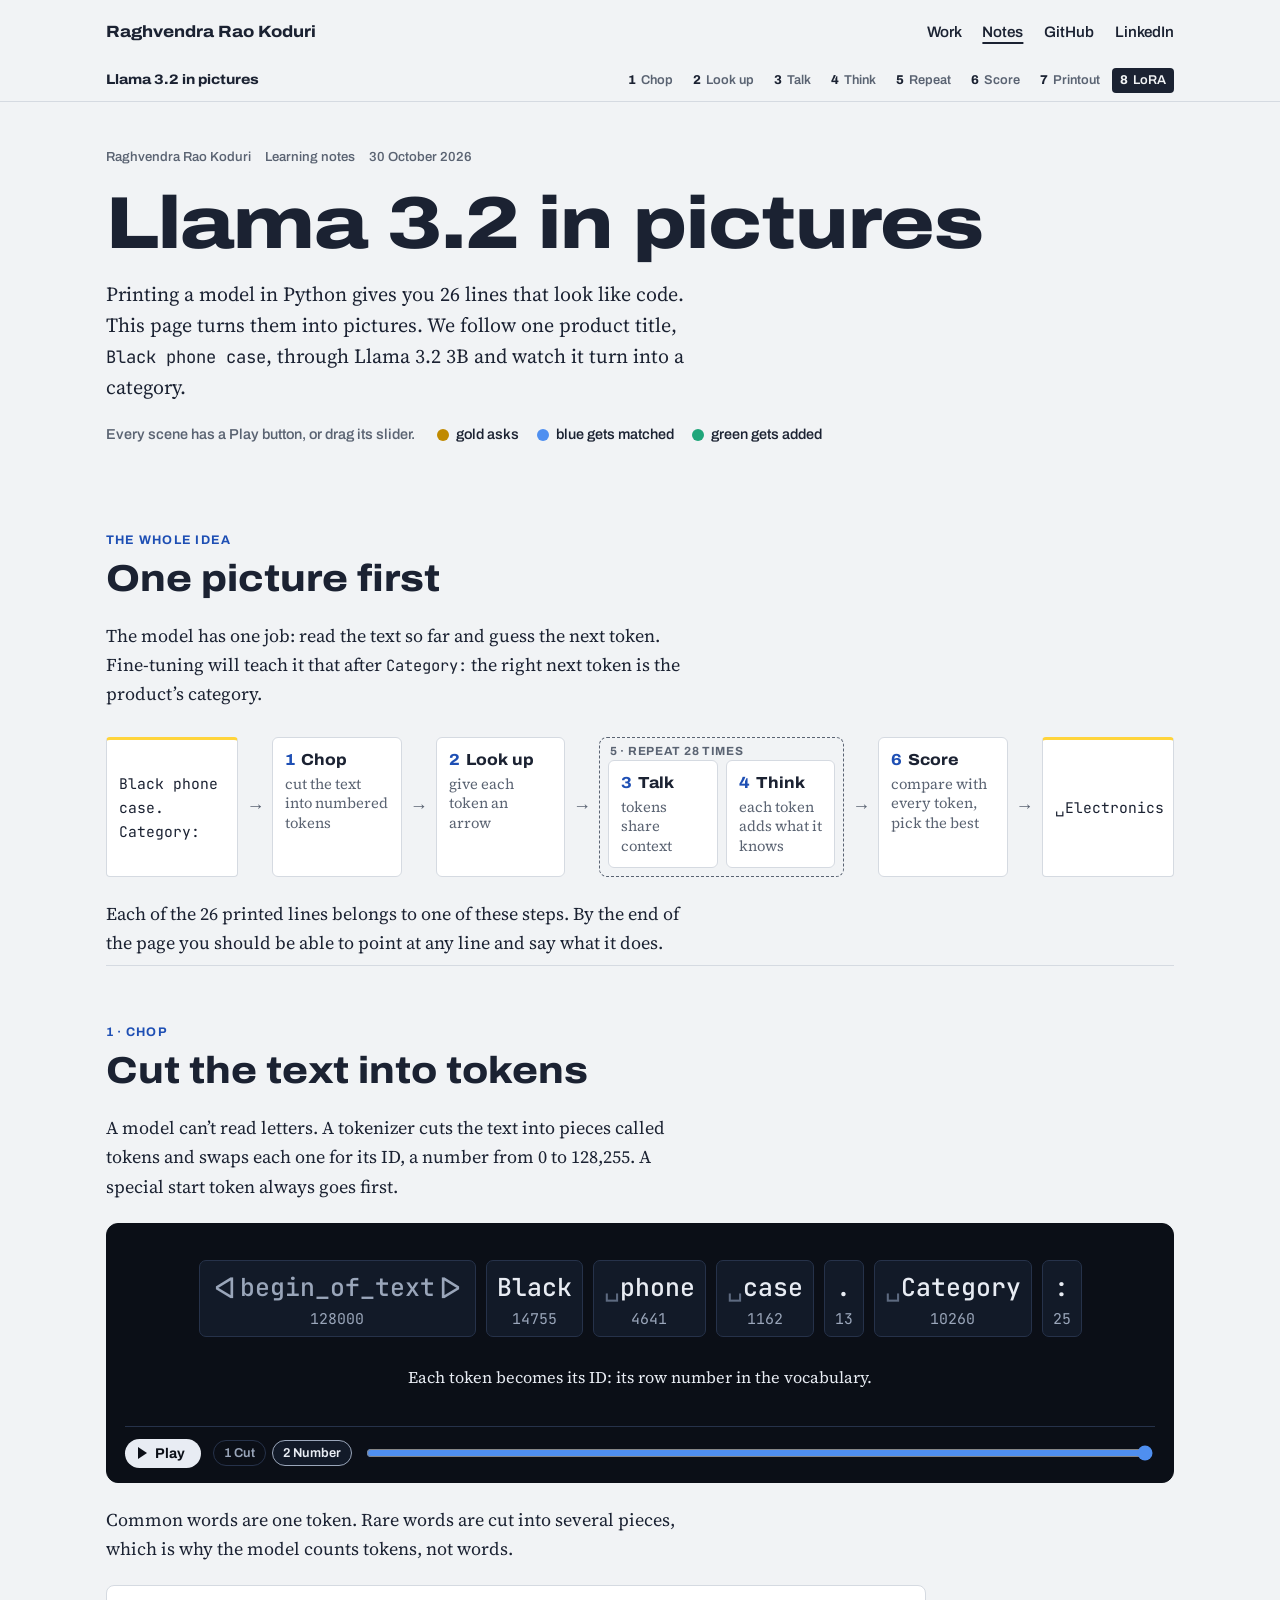
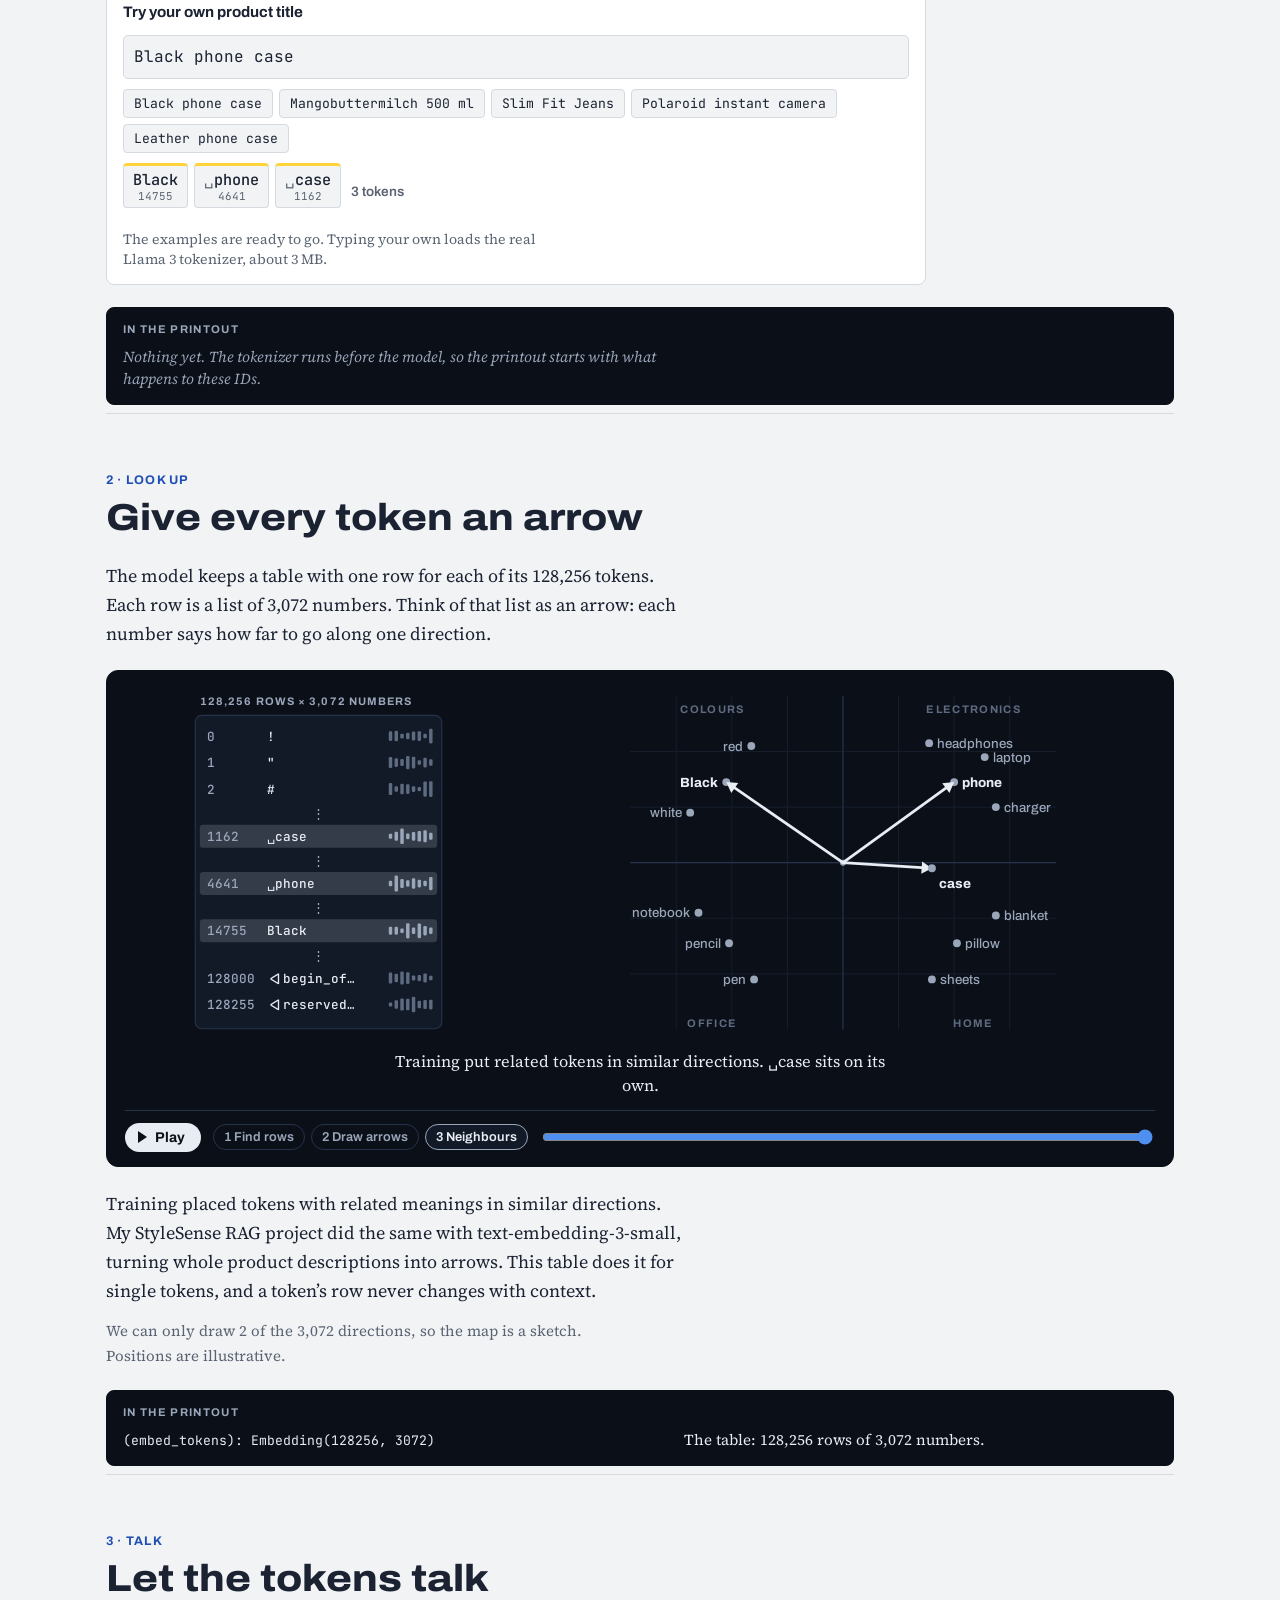
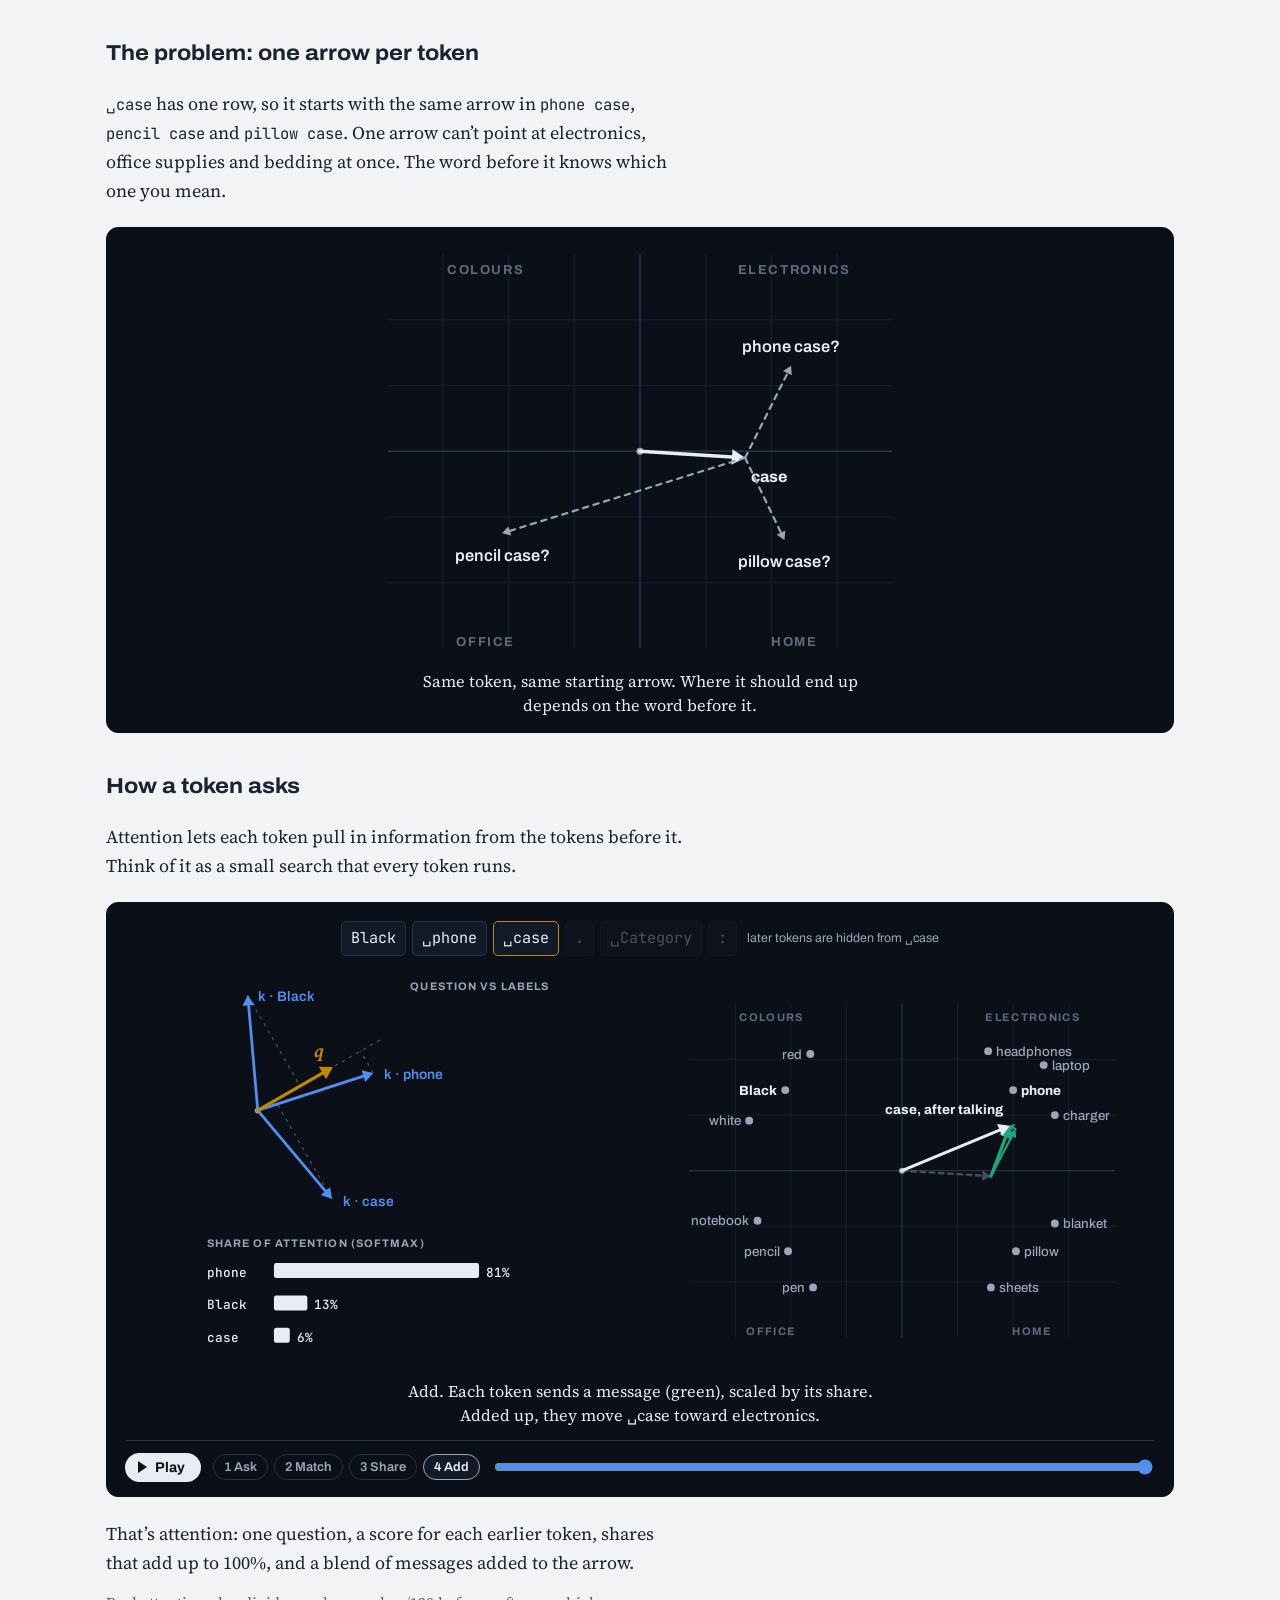
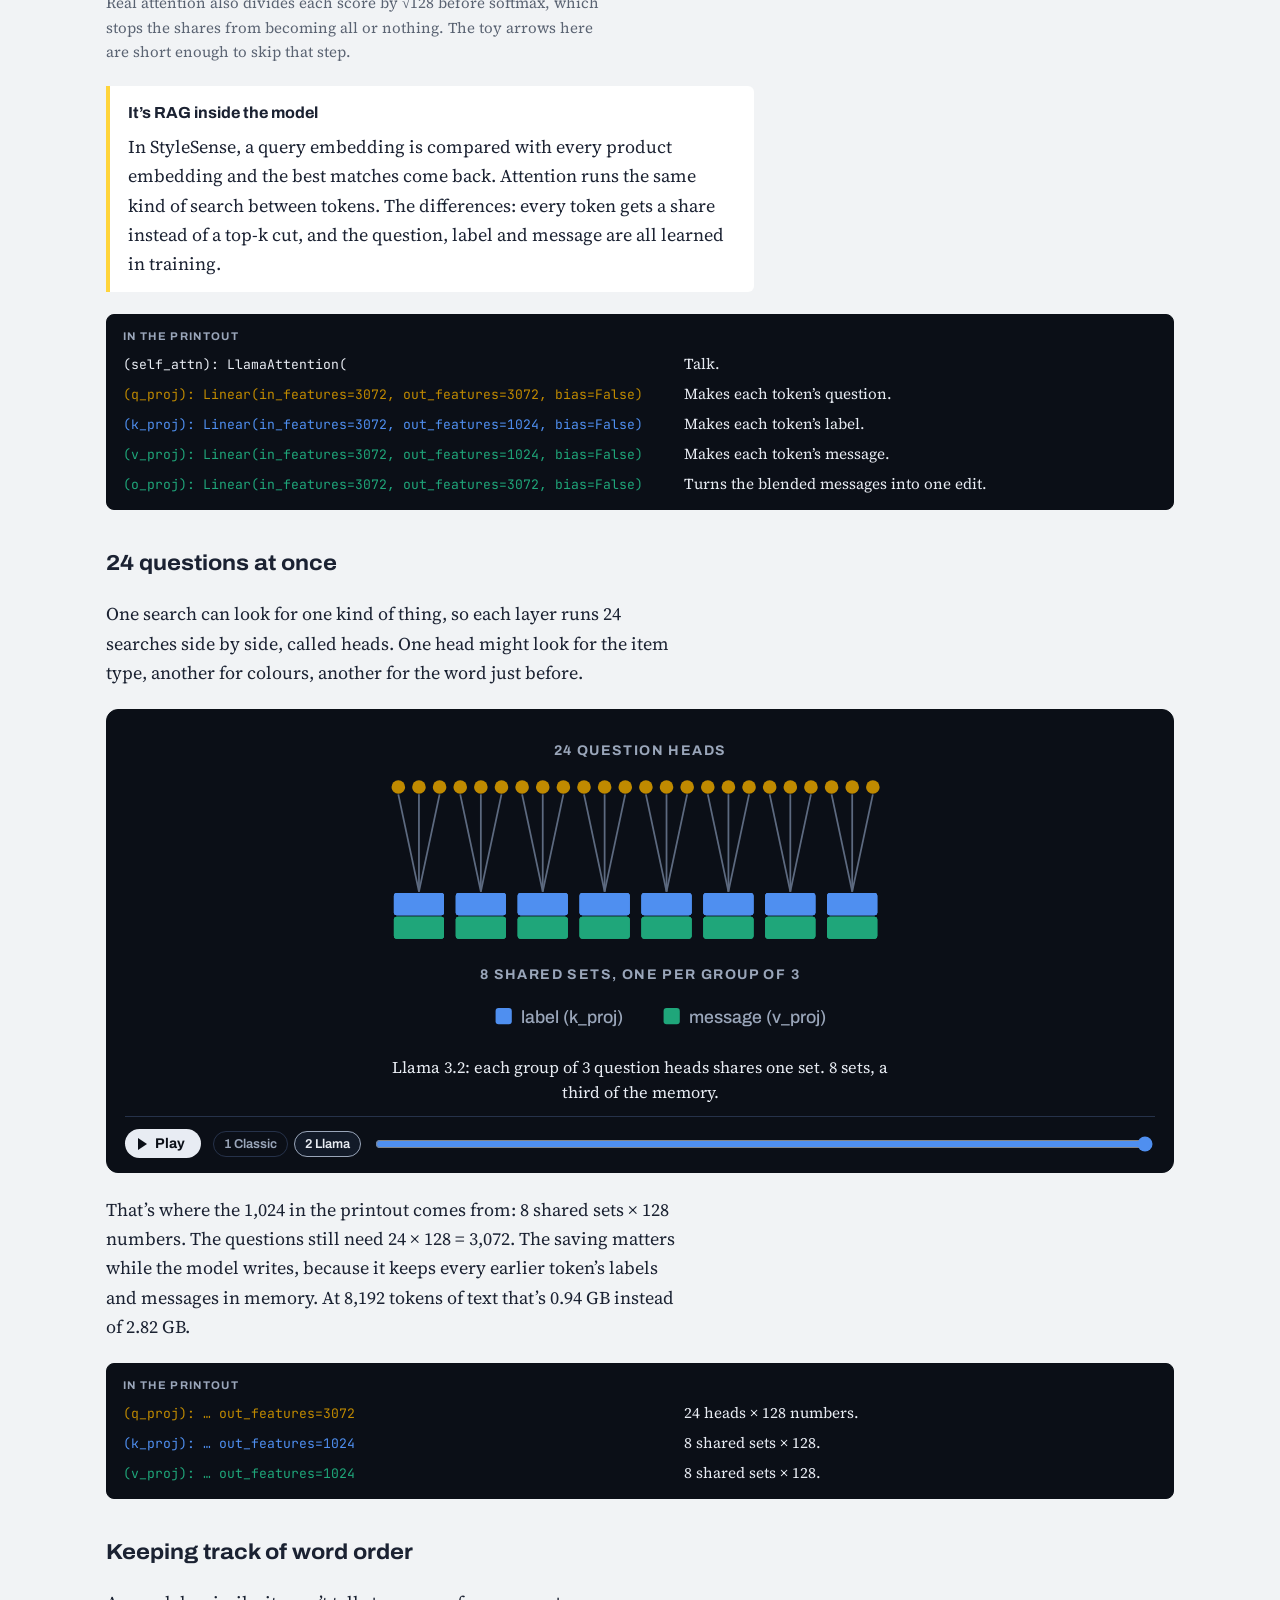
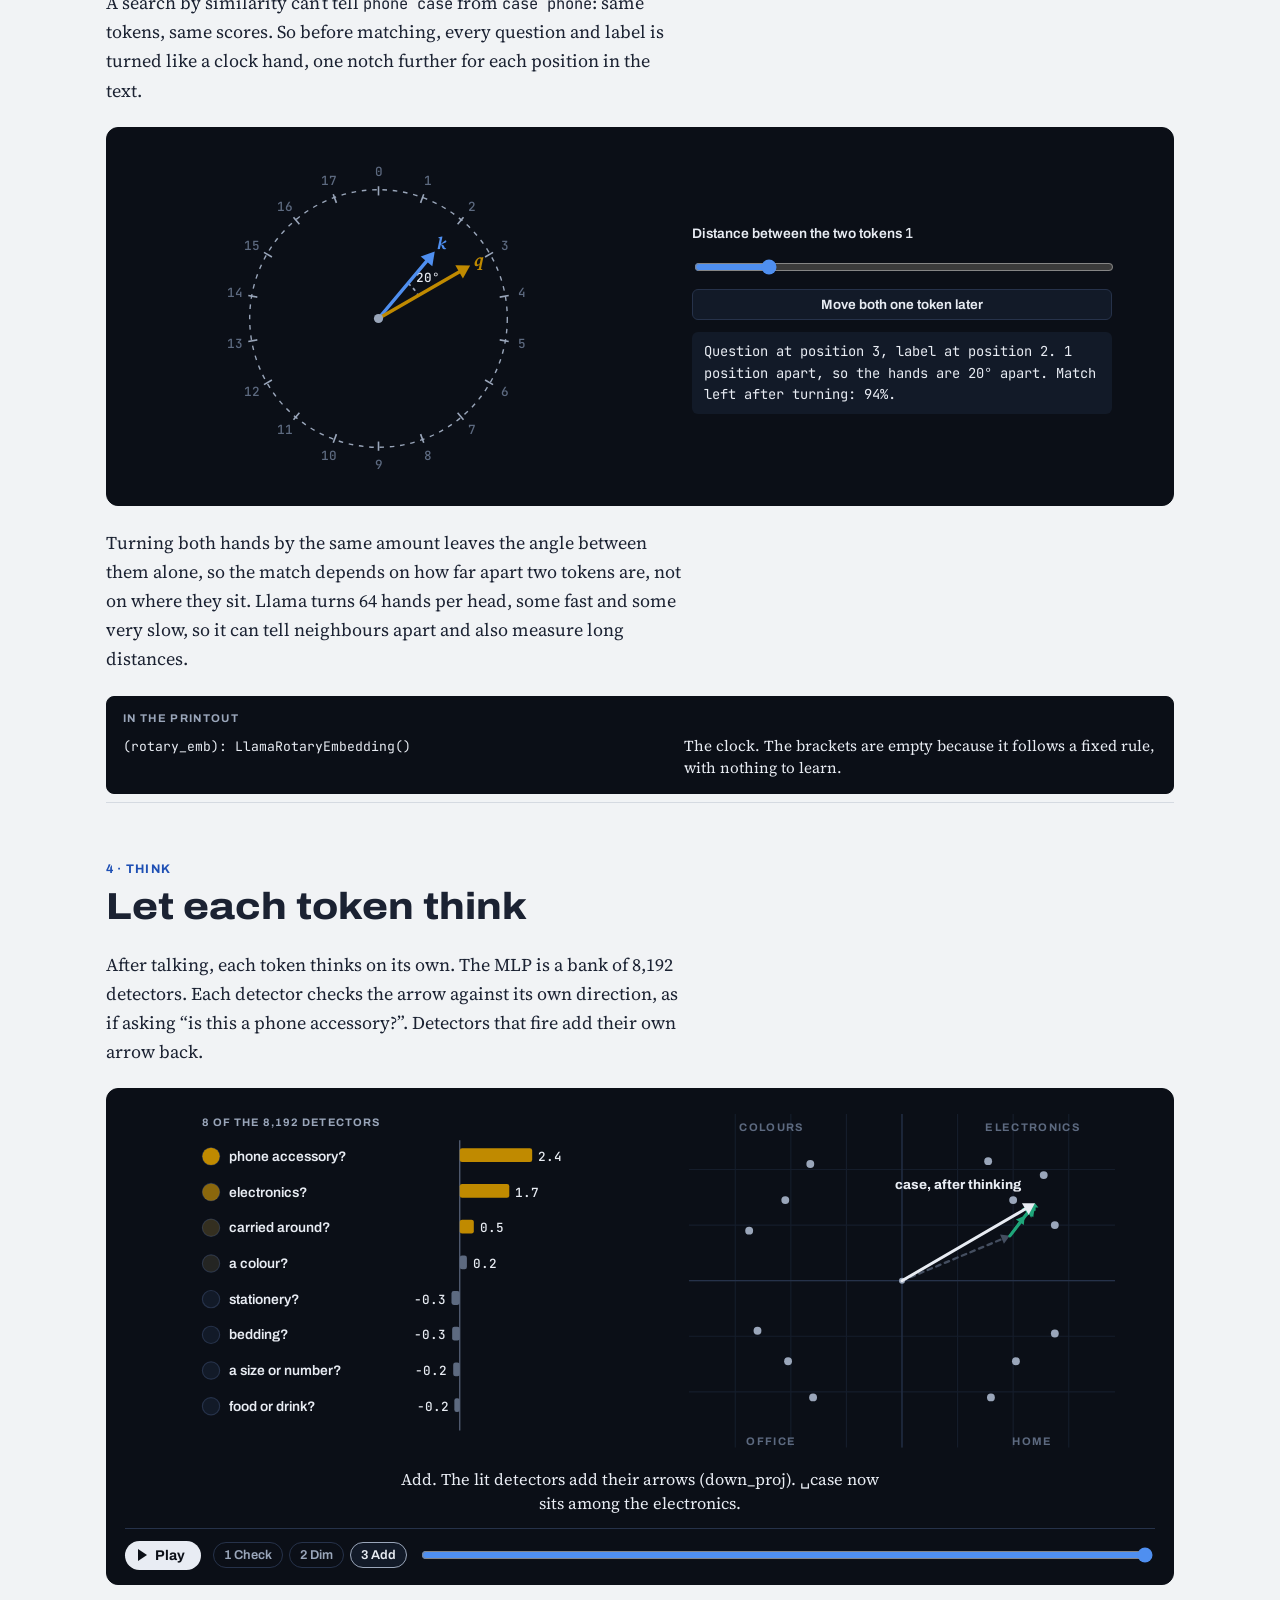
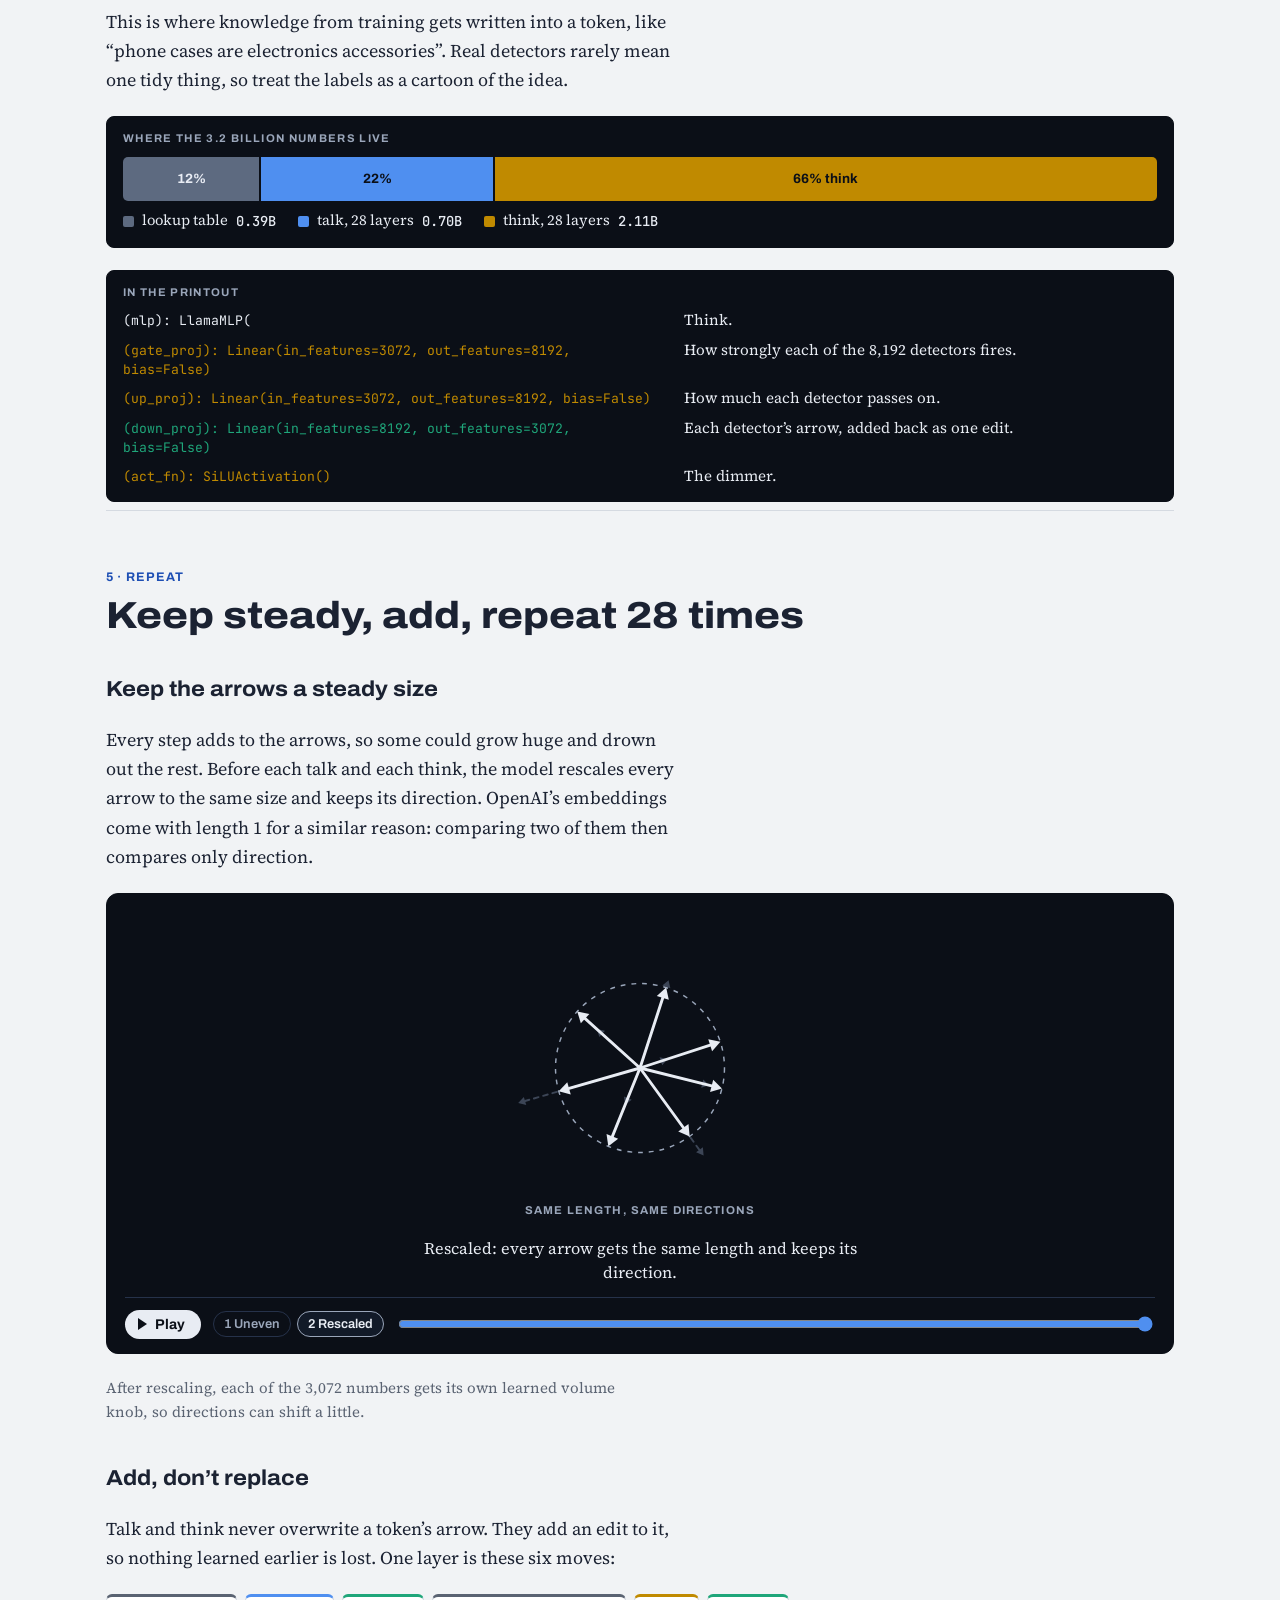
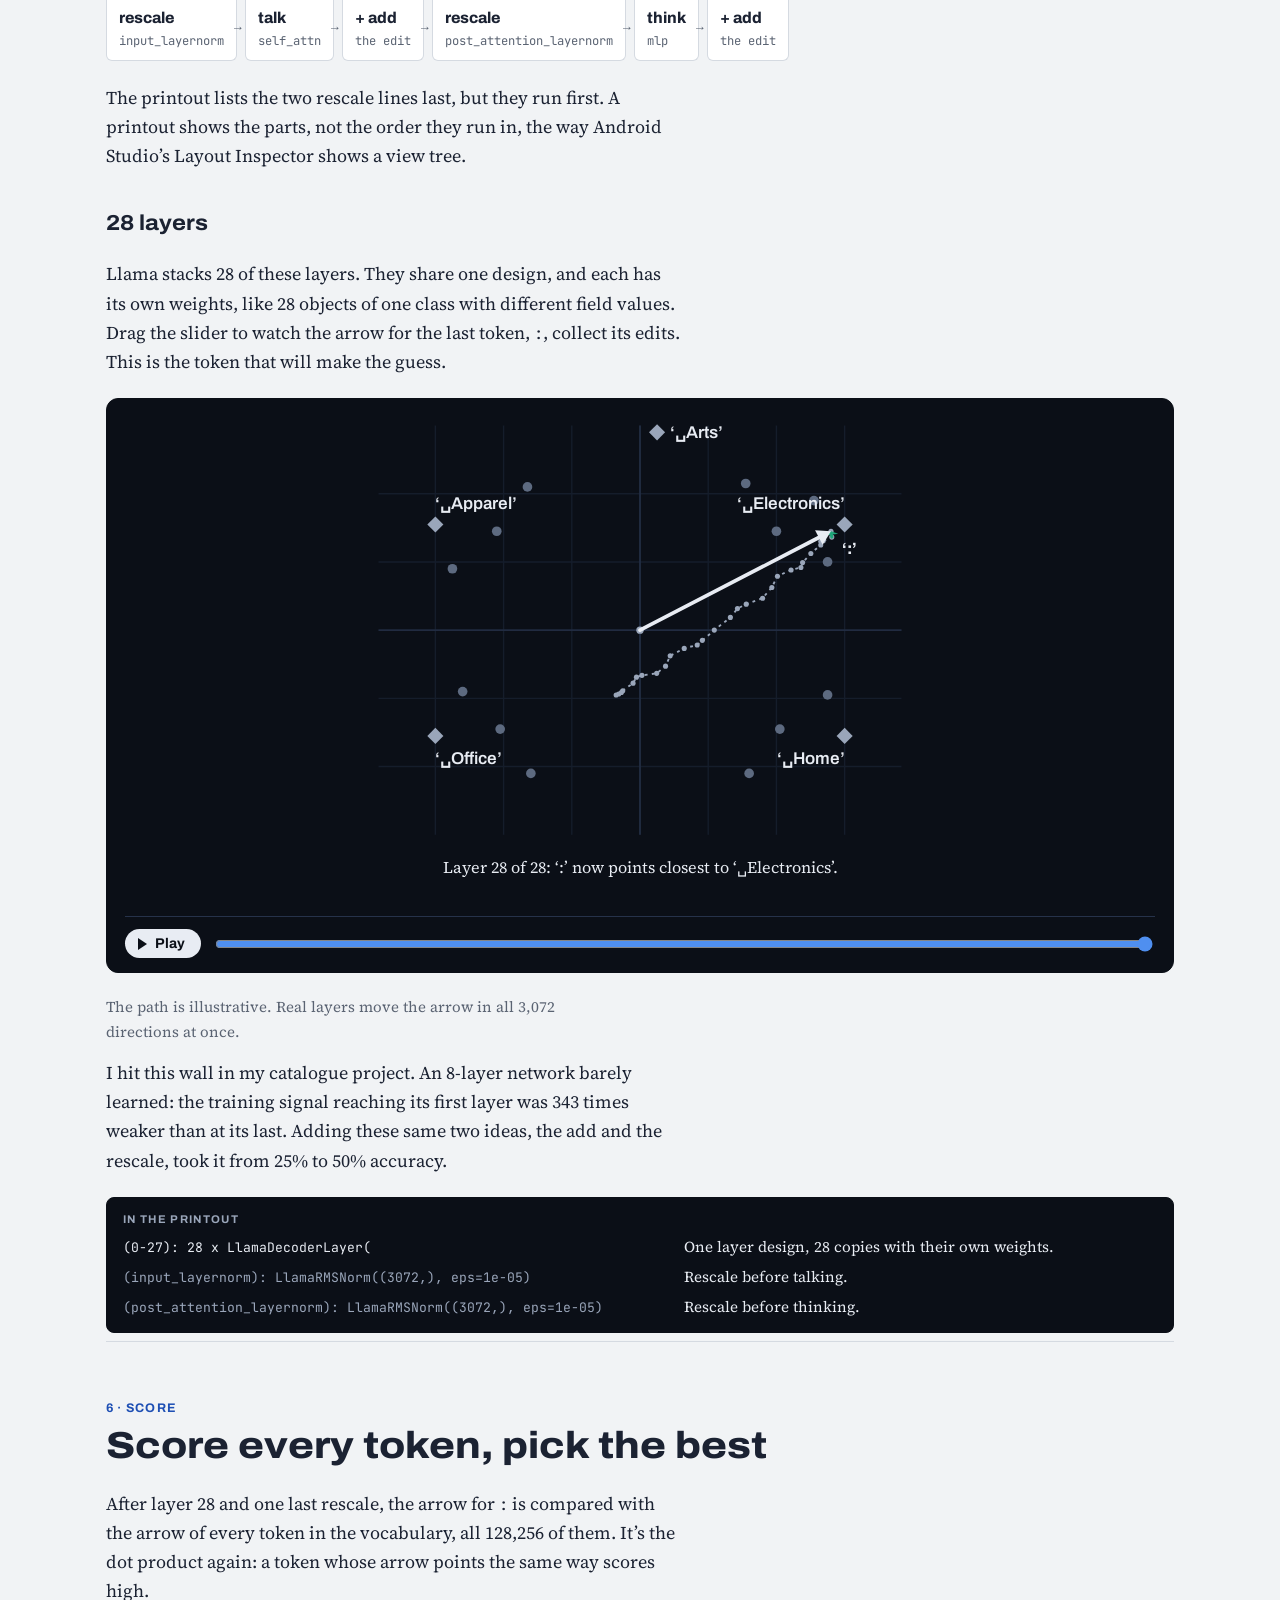
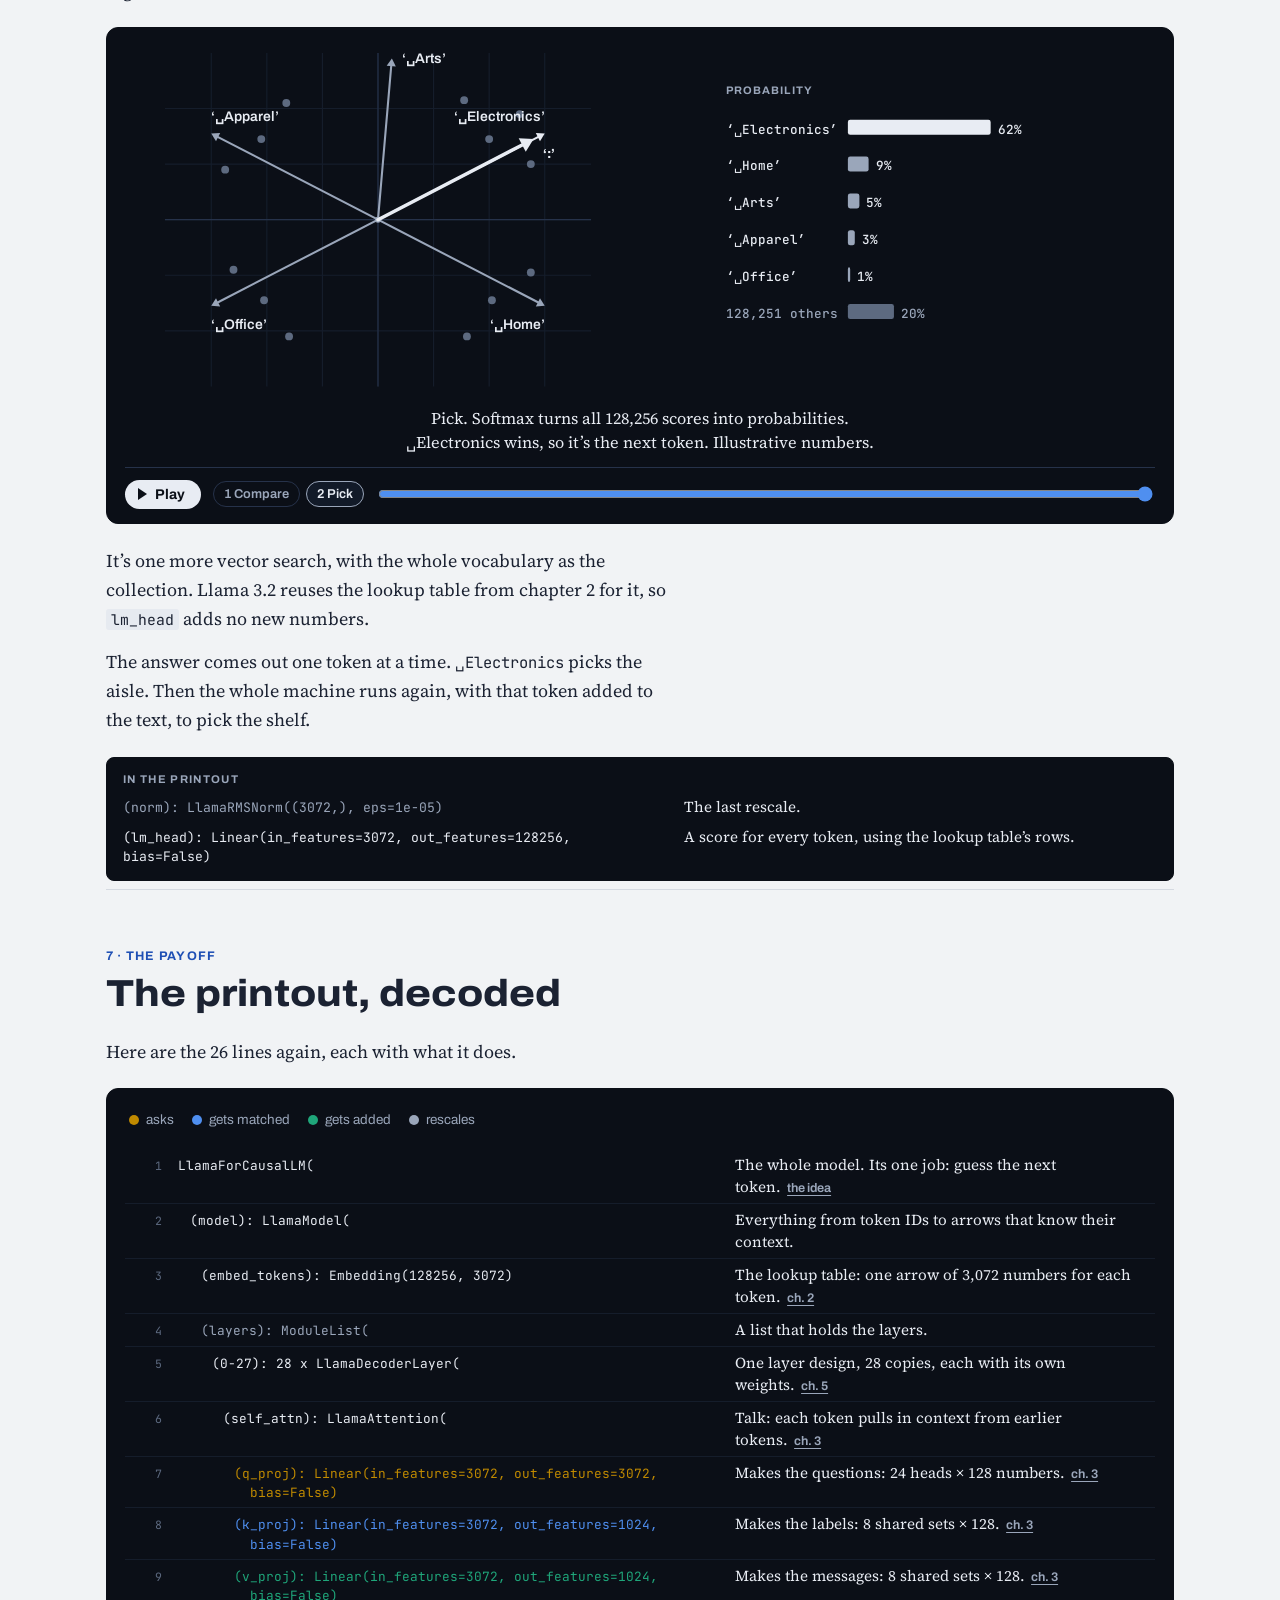
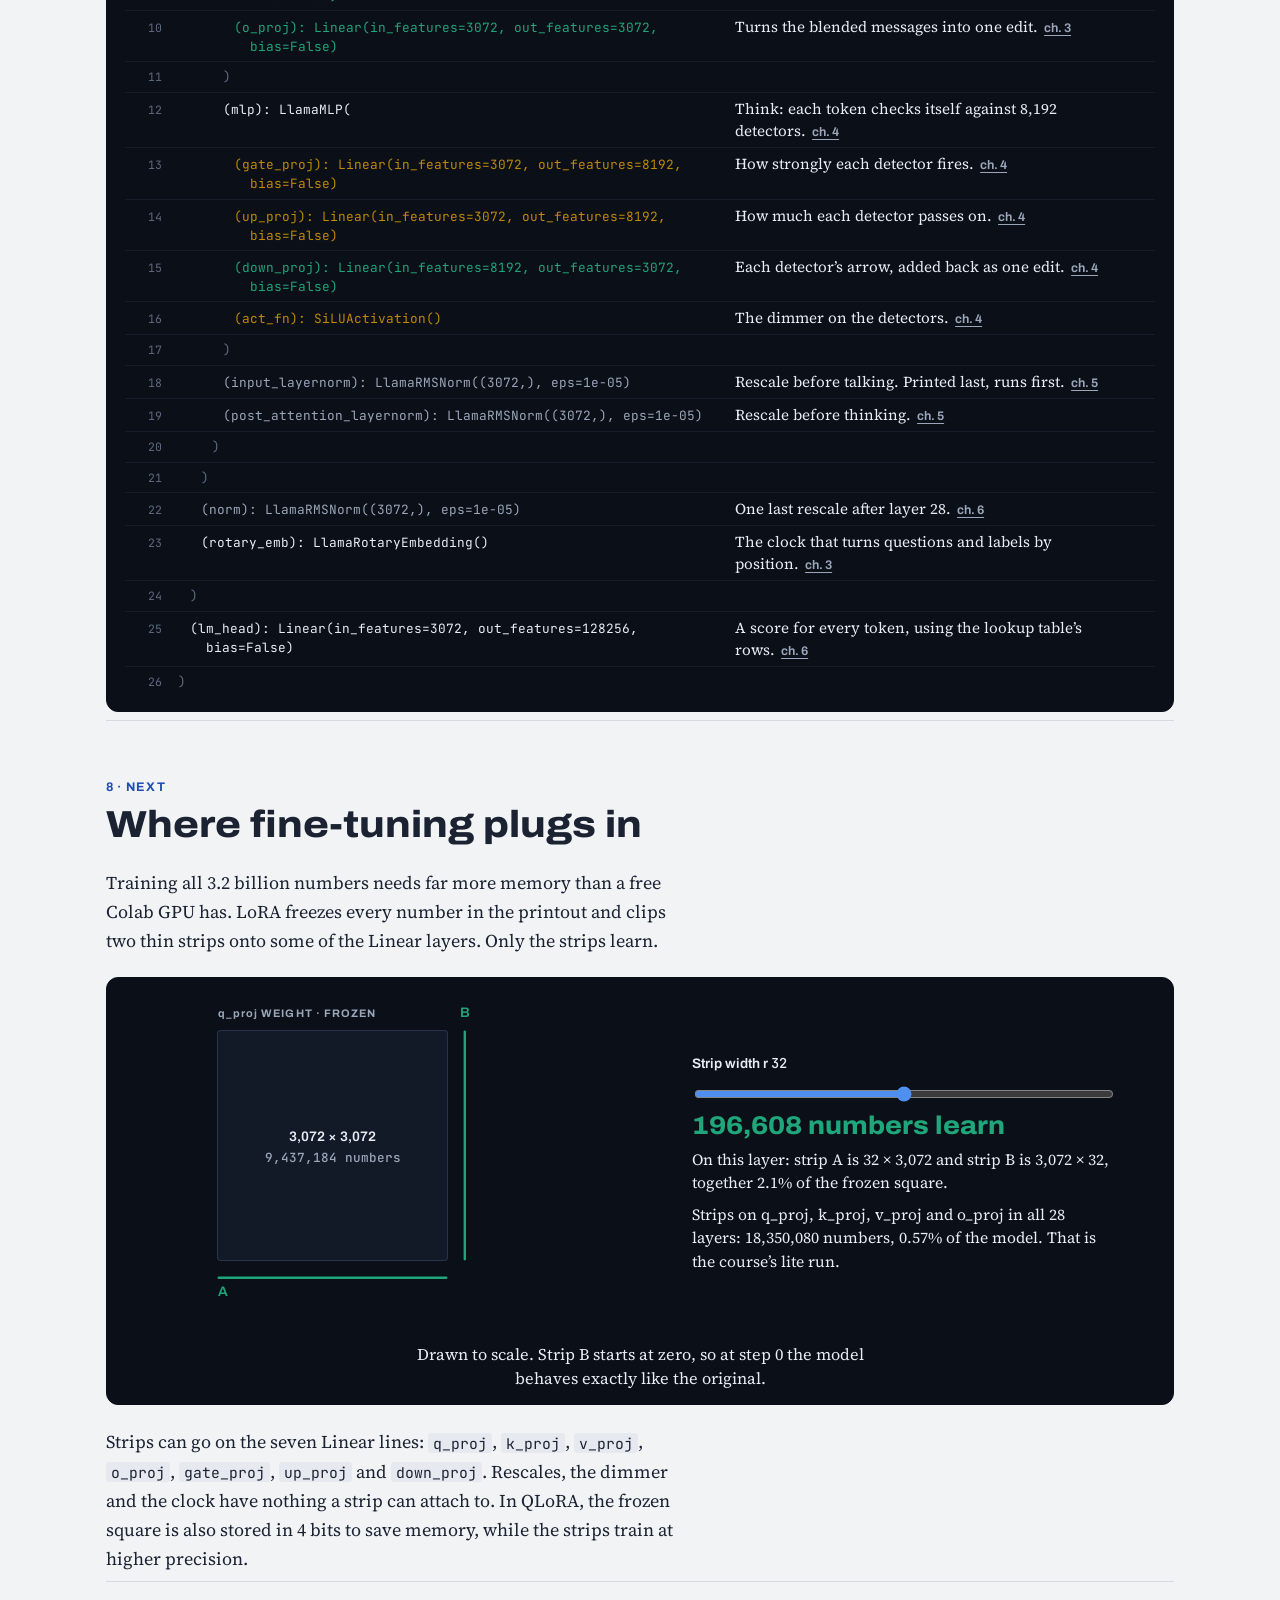
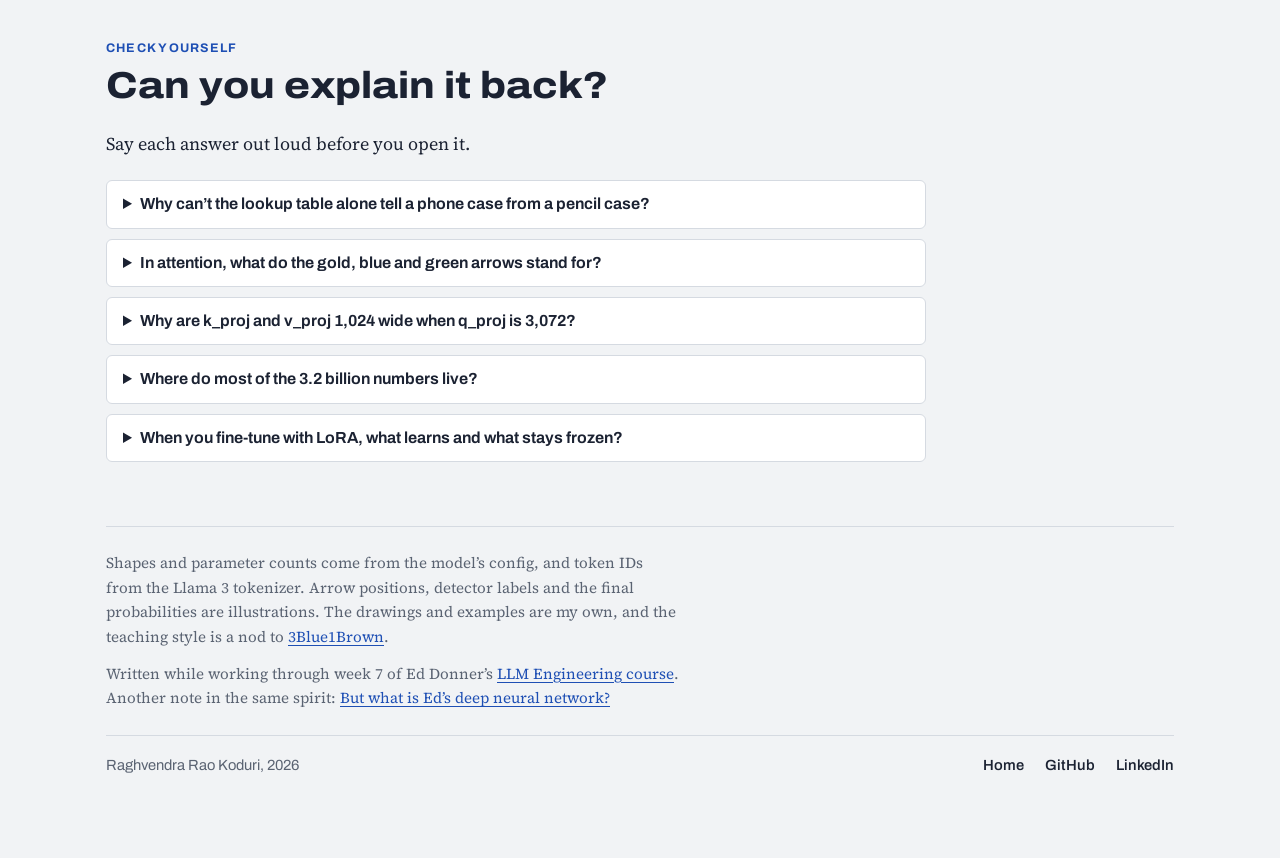
<file: notes/llama-in-pictures/index.html>
<!doctype html>
<html lang="en">
<head>
  <meta charset="utf-8">
  <meta name="viewport" content="width=device-width, initial-scale=1, viewport-fit=cover">
  <title>Llama 3.2 in pictures | Raghvendra Rao Koduri</title>
  <meta name="description" content="A picture-first walk through the 26 lines that print(model) shows for Llama 3.2 3B. Follow one product title from text to a category, with scenes you can play.">
  <meta property="og:type" content="article">
  <meta property="og:title" content="Llama 3.2 in pictures">
  <meta property="og:description" content="What the 26 lines of print(model) do, one picture at a time. Follow one product title through Llama 3.2 3B, from text to a category.">
  <meta property="og:url" content="https://raghvendra-rao-koduri.vercel.app/notes/llama-in-pictures/">
  <meta property="og:image" content="https://raghvendra-rao-koduri.vercel.app/assets/llama-in-pictures/og-llama-in-pictures.png">
  <meta property="og:image:width" content="1200">
  <meta property="og:image:height" content="630">
  <meta property="og:image:alt" content="Llama 3.2 in pictures: the token case asks a question and gives 81% of its attention to phone.">
  <meta name="twitter:card" content="summary_large_image">
  <meta name="theme-color" content="#f1f3f5" media="(prefers-color-scheme: light)">
  <meta name="theme-color" content="#121822" media="(prefers-color-scheme: dark)">
  <link rel="icon" href="../../favicon.svg" type="image/svg+xml">
  <link rel="preload" href="../../fonts/archivo-latin-standard-normal.woff2" as="font" type="font/woff2" crossorigin>
  <link rel="preload" href="../../fonts/source-serif-4-latin-standard-normal.woff2" as="font" type="font/woff2" crossorigin>
  <style>
@font-face{font-family:"Archivo Variable";font-style:normal;font-display:swap;font-weight:100 900;font-stretch:62% 125%;src:url("../../fonts/archivo-latin-standard-normal.woff2") format("woff2-variations");unicode-range:U+0000-00FF,U+0131,U+0152-0153,U+02BB-02BC,U+02C6,U+02DA,U+02DC,U+0304,U+0308,U+0329,U+2000-206F,U+20AC,U+2122,U+2191,U+2193,U+2212,U+2215,U+FEFF,U+FFFD}
@font-face{font-family:"Archivo Variable";font-style:normal;font-display:swap;font-weight:100 900;font-stretch:62% 125%;src:url("../../fonts/archivo-latin-ext-standard-normal.woff2") format("woff2-variations");unicode-range:U+0100-02BA,U+02BD-02C5,U+02C7-02CC,U+02CE-02D7,U+02DD-02FF,U+0304,U+0308,U+0329,U+1D00-1DBF,U+1E00-1E9F,U+1EF2-1EFF,U+2020,U+20A0-20AB,U+20AD-20C0,U+2113,U+2C60-2C7F,U+A720-A7FF}
@font-face{font-family:"Source Serif 4 Variable";font-style:normal;font-display:swap;font-weight:200 900;src:url("../../fonts/source-serif-4-latin-standard-normal.woff2") format("woff2-variations")}
@font-face{font-family:"Source Serif 4 Variable";font-style:italic;font-display:swap;font-weight:200 900;src:url("../../fonts/source-serif-4-latin-standard-italic.woff2") format("woff2-variations")}
@font-face{font-family:"JetBrains Mono";src:url("../../fonts/jetbrains-mono-latin-400-normal.woff2") format("woff2");font-weight:400;font-style:normal;font-display:swap}
@font-face{font-family:"JetBrains Mono";src:url("../../fonts/jetbrains-mono-latin-500-normal.woff2") format("woff2");font-weight:500;font-style:normal;font-display:swap}
/* Layout: an illustrated lesson. Paper page in the portfolio's design system, with dark "screens" for every
   animated scene, the way a math video sits inside an article. One idea per scene: picture, then plain words,
   then the printout line it explains. Stage colours carry meaning everywhere: gold asks, blue gets matched,
   green gets added. */
:root{
  --paper:#f1f3f5; --surface:#ffffff; --ink:#1b2232; --muted:#5a6372; --rule:#d5dae1; --aisle:#1e4fb4;
  --tag:#ffd43b; --tag-ink:#1b2232; --code:#e6eaf0;
  --s-bg:#0b0f17; --s-edge:#0b0f17; --s-panel:#121a28; --s-line:#26324a; --s-grid:#151d2b;
  --s-ink:#e8ecf3; --s-soft:#9aa6ba; --s-dim:#5d6a80;
  --s-q:#c08a00; --s-k:#4f8ff0; --s-add:#1fa67a;
  --display:"Archivo Variable","Archivo","Helvetica Neue",Arial,sans-serif;
  --body:"Source Serif 4 Variable","Source Serif 4",Georgia,"Times New Roman",serif;
  --mono:"JetBrains Mono",ui-monospace,"SF Mono",Menlo,Consolas,monospace;
}
@media (prefers-color-scheme: dark){
  :root:not([data-theme="light"]){
    --paper:#121822; --surface:#19202c; --ink:#e5e9ef; --muted:#a3adbe; --rule:#2c3547; --aisle:#8fb0ff;
    --tag:#ffd43b; --tag-ink:#1b2232; --code:#1d2532; --s-edge:#2c3547;
    color-scheme:dark;
  }
}
:root[data-theme="dark"]{
  --paper:#121822; --surface:#19202c; --ink:#e5e9ef; --muted:#a3adbe; --rule:#2c3547; --aisle:#8fb0ff;
  --tag:#ffd43b; --tag-ink:#1b2232; --code:#1d2532; --s-edge:#2c3547;
  color-scheme:dark;
}
*,*::before,*::after{box-sizing:border-box}
html{scroll-behavior:smooth;-webkit-text-size-adjust:100%}
@media (prefers-reduced-motion: reduce){html{scroll-behavior:auto}*{transition:none!important}}
body{margin:0;background:var(--paper);color:var(--ink);font-family:var(--body);font-size:1.125rem;line-height:1.62;font-optical-sizing:auto}
body::before{content:"";position:fixed;inset:0 0 auto;height:env(safe-area-inset-top, 0px);z-index:10;background:var(--paper)}
a{color:var(--aisle);text-decoration-thickness:1px;text-underline-offset:3px}
a:hover{text-decoration-thickness:2px}
:focus-visible{outline:2px solid var(--aisle);outline-offset:2px}
h1,h2,h3{font-family:var(--display);margin:0;text-wrap:balance;color:var(--ink)}
h1{font-size:clamp(2.5rem, 7vw, 4.6rem);font-weight:820;font-stretch:118%;line-height:.98;letter-spacing:-.012em}
h2{font-size:clamp(1.6rem, 3.6vw, 2.35rem);font-weight:780;font-stretch:112%;line-height:1.08}
h3{font-size:clamp(1.15rem, 2.2vw, 1.35rem);font-weight:720;font-stretch:108%;line-height:1.25}
p{margin:0;max-width:64ch}
code{font-family:var(--mono);font-size:.82em;background:var(--code);border-radius:3px;padding:.06em .34em;overflow-wrap:anywhere}
b,strong{font-weight:650}
.q-word{font-family:var(--mono);font-size:.86em;white-space:nowrap}

/* sticky chapter bar */
.bar{position:sticky;top:env(safe-area-inset-top, 0px);z-index:9;background:var(--paper);border-bottom:1px solid var(--rule)}
.bar-in{max-width:1100px;margin-inline:auto;padding-left:max(16px, env(safe-area-inset-left, 0px));padding-right:max(16px, env(safe-area-inset-right, 0px));padding-block:8px;display:flex;align-items:center;gap:14px}
.bar-title{font-family:var(--display);font-weight:760;font-stretch:112%;font-size:.86rem;white-space:nowrap;color:var(--ink);text-decoration:none}
.chapnav{display:flex;flex-wrap:wrap;gap:4px;margin-left:auto}
.chapnav a{display:inline-flex;align-items:baseline;gap:5px;padding:4px 8px;border-radius:4px;font-family:var(--display);font-size:.8rem;font-weight:600;color:var(--muted);text-decoration:none;line-height:1.3}
.chapnav a b{font-weight:760;color:var(--ink)}
.chapnav a:hover{background:color-mix(in oklab, var(--ink) 7%, transparent)}
.chapnav a[aria-current="true"]{background:var(--ink);color:var(--paper)}
.chapnav a[aria-current="true"] b{color:var(--paper)}
@media (max-width:860px){
  .bar-title{display:none}
  .chapnav{margin-left:0;width:100%;justify-content:space-between;gap:2px}
  .chapnav a{padding:4px 6px}
  .chapnav a span{display:none}
  .chapnav a[aria-current="true"] span{display:inline}
}

.wrap{max-width:1100px;margin-inline:auto;padding-left:max(16px, env(safe-area-inset-left, 0px));padding-right:max(16px, env(safe-area-inset-right, 0px));padding-block:0 80px}

/* hero */
.hero{display:grid;gap:20px;padding-block:44px 28px}
.byline{display:flex;flex-wrap:wrap;gap:4px 14px;font-family:var(--display);font-size:.82rem;font-weight:550;color:var(--muted)}
.lede{font-size:1.25rem;line-height:1.55;max-width:58ch}
.how{display:flex;flex-wrap:wrap;gap:10px 22px;align-items:center;font-family:var(--display);font-size:.9rem;font-weight:550;color:var(--muted)}
.key{list-style:none;padding:0;margin:0;display:flex;flex-wrap:wrap;gap:8px 18px}
.key li{display:inline-flex;align-items:center;gap:7px;color:var(--ink)}
.kd{display:inline-block;width:12px;height:12px;border-radius:50%}
.kq{background:var(--s-q)} .kk{background:var(--s-k)} .kadd{background:var(--s-add)}

/* the whole idea */
.flow{display:flex;flex-wrap:nowrap;align-items:stretch;gap:8px;margin-top:6px}
.flow > *{min-width:0}
.fbox{flex:0 1 9em;background:var(--surface);border:1px solid var(--rule);border-top:3px solid var(--tag);border-radius:4px;padding:8px 12px;font-family:var(--mono);font-size:.92rem;display:flex;align-items:center}
.fstop{display:grid;gap:2px;align-content:start;background:var(--surface);border:1px solid var(--rule);border-radius:6px;padding:9px 12px 10px;text-decoration:none;color:var(--ink);min-width:0;flex:1 1 0}
.fstop:hover{border-color:var(--aisle)}
.fstop b{font-family:var(--display);font-weight:760;font-stretch:108%;font-size:1rem}
.fstop b i{font-style:normal;color:var(--aisle);margin-right:6px}
.fstop span{font-size:.92rem;line-height:1.35;color:var(--muted)}
.fgroup{display:flex;gap:8px;border:1.5px dashed var(--muted);border-radius:8px;padding:22px 8px 8px;position:relative;flex:2.2 1 0}
.fgroup > .glabel{position:absolute;top:4px;left:10px;font-family:var(--display);font-size:.74rem;font-weight:700;letter-spacing:.06em;color:var(--muted);text-decoration:none}
.farrow{flex:none;display:flex;align-items:center;color:var(--muted);font-family:var(--display);font-weight:700}
@media (max-width:1020px){.flow{flex-direction:column}.flow > *{flex:none}.farrow{justify-content:center;align-self:center;transform:rotate(90deg)}.fbox{align-self:flex-start}}
@media (max-width:560px){.fgroup{flex-direction:column}.fgroup .fstop{flex:none}}

/* chapters */
.ch{display:grid;gap:22px;padding-block:56px 8px;scroll-margin-top:64px}
.ch + .ch{border-top:1px solid var(--rule)}
.ch-head{display:grid;gap:8px}
.eyebrow{font-family:var(--display);font-size:.78rem;font-weight:700;letter-spacing:.1em;text-transform:uppercase;color:var(--aisle)}
.sub-head{display:grid;gap:10px;padding-top:18px;scroll-margin-top:64px}
.prose{display:grid;gap:14px}
.small{font-size:.94rem;color:var(--muted)}
.bridge{background:var(--surface);border-left:4px solid var(--tag);border-radius:0 6px 6px 0;padding:14px 18px;display:grid;gap:6px;max-width:72ch}
.bridge h4{margin:0;font-family:var(--display);font-size:1rem;font-weight:720}
.bridge p{max-width:none}

/* stage = a dark screen with a scene */
@media (max-width:560px){.stage{padding:14px 12px 12px}}
.stage{background:var(--s-bg);color:var(--s-ink);border:1px solid var(--s-edge);border-radius:12px;padding:18px 18px 14px;display:grid;gap:12px;margin:0;min-width:0}
.art{display:grid;gap:18px;align-items:center;min-width:0}
.art > *{min-width:0}
.art.two{grid-template-columns:minmax(0,1fr) minmax(0,1fr)}
.art.two.lw{grid-template-columns:minmax(0,.62fr) minmax(0,1fr)}
@media (max-width:760px){.art.two,.art.two.lw{grid-template-columns:minmax(0,1fr)}}
.stage svg{display:block;width:100%;height:auto;max-width:460px;margin-inline:auto;overflow:visible}
.sub{font-family:var(--body);font-size:1.02rem;line-height:1.5;color:var(--s-ink);text-align:center;max-width:62ch;margin-inline:auto;min-height:3em}
.ctrl{display:flex;flex-wrap:wrap;align-items:center;gap:8px 12px;border-top:1px solid var(--s-line);padding-top:12px}
.play{font-family:var(--display);font-weight:700;font-size:.88rem;padding:7px 16px 7px 13px;border-radius:999px;border:0;background:var(--s-ink);color:var(--s-bg);cursor:pointer;display:inline-flex;align-items:center;gap:8px}
.play::before{content:"";width:0;height:0;border-left:9px solid currentColor;border-top:6px solid transparent;border-bottom:6px solid transparent}
.playing .play::before{width:9px;height:11px;border:0;background:linear-gradient(90deg,currentColor 0 3px,transparent 3px 6px,currentColor 6px 9px)}
.play:focus-visible,.chip-step:focus-visible,.sbtn:focus-visible{outline:2px solid var(--s-k);outline-offset:2px}
.chips{display:flex;flex-wrap:wrap;gap:6px}
.chip-step{font-family:var(--display);font-size:.8rem;font-weight:620;padding:5px 10px;border-radius:999px;border:1px solid var(--s-line);background:transparent;color:var(--s-soft);cursor:pointer}
.chip-step:hover{color:var(--s-ink);border-color:var(--s-soft)}
.chip-step.on{background:var(--s-panel);color:var(--s-ink);border-color:var(--s-soft)}
.scrub{flex:1 1 140px;min-width:120px;accent-color:var(--s-k)}
.sbtn{font-family:var(--display);font-size:.84rem;font-weight:650;padding:7px 12px;border-radius:6px;border:1px solid var(--s-line);background:var(--s-panel);color:var(--s-ink);cursor:pointer}
.sbtn:hover{border-color:var(--s-soft)}
.stage label{font-family:var(--display);font-size:.86rem;font-weight:620;color:var(--s-ink)}
.stage output{font-family:var(--mono);font-weight:500}
.stage input[type="range"]{width:100%;accent-color:var(--s-k)}
.readout{font-family:var(--mono);font-size:.86rem;line-height:1.55;color:var(--s-ink);background:var(--s-panel);border-radius:6px;padding:9px 12px}
.panel-ctl{display:grid;gap:12px;align-content:center;max-width:420px;margin-inline:auto;width:100%}

/* svg vocabulary */
.stage svg .grid{stroke:var(--s-grid);stroke-width:1}
.stage svg .axis{stroke:var(--s-line);stroke-width:1}
.stage svg .dot{fill:var(--s-soft)}
.stage svg .dot.faint{fill:var(--s-dim)}
.stage svg .origin{fill:var(--s-soft)}
.stage svg .wl{font:500 11.5px var(--display);fill:var(--s-soft)}
.stage svg .wl.hi{fill:var(--s-ink);font-weight:750}
.stage svg .cl{font:700 9.5px var(--display);letter-spacing:.12em;fill:var(--s-dim)}
.stage svg .lb{font:600 12px var(--display);fill:var(--s-ink)}
.stage svg .lb.soft{fill:var(--s-soft);font-weight:500}
.stage svg .lab{font:700 9.5px var(--display);letter-spacing:.1em;fill:var(--s-soft)}
.stage svg .mn{font:500 11px var(--mono);fill:var(--s-ink)}
.stage svg .mn.soft{fill:var(--s-soft)}
.stage svg .mn.dim{fill:var(--s-dim)}
.stage svg .mn.on{font-weight:500}
.stage svg .var{font:italic 650 15px var(--body)}
.stage svg .tq{fill:var(--s-q)} .stage svg .tk{fill:var(--s-k)} .stage svg .tadd{fill:var(--s-add)}
.stage svg .arr line{stroke:currentColor} .stage svg .arr polygon{fill:currentColor}
.stage svg .arr.dash line{stroke-dasharray:4 4}
.stage svg .guide{stroke:var(--s-soft);stroke-width:1;stroke-dasharray:3 4;fill:none}
.stage svg .ring{fill:none;stroke:var(--s-soft);stroke-width:1.2;stroke-dasharray:4 5}
.stage svg .panelbg{fill:var(--s-panel);stroke:var(--s-line);stroke-width:1}
.c-ink{color:var(--s-ink)} .c-q{color:var(--s-q)} .c-k{color:var(--s-k)} .c-add{color:var(--s-add)} .c-soft{color:var(--s-soft)} .c-dim{color:var(--s-dim)}
.f-q{fill:var(--s-q)} .f-k{fill:var(--s-k)} .f-add{fill:var(--s-add)} .f-ink{fill:var(--s-ink)} .f-soft{fill:var(--s-soft)} .f-dim{fill:var(--s-dim)}

/* chapter 1: tokens */
.chopline{display:flex;flex-wrap:wrap;justify-content:center;align-items:flex-start;font-family:var(--mono);font-size:clamp(1.05rem, 2.8vw, 1.55rem);padding-block:18px 6px;--split:1;--ids:1}
.tk{display:inline-flex;flex-direction:column;align-items:center;min-width:0;margin:0 calc(var(--split) * 5px) 10px;padding:calc(var(--split) * 6px) calc(var(--split) * 10px) calc(var(--split) * 5px);border:1.5px solid color-mix(in srgb, var(--s-line) calc(var(--split) * 100%), transparent);border-radius:7px;background:color-mix(in srgb, var(--s-panel) calc(var(--split) * 100%), transparent)}
.tk b{font-weight:500;white-space:pre}
.tk i{font-style:normal;font-size:.6em;color:var(--s-soft);opacity:var(--ids);max-height:calc(var(--ids) * 1.7em);overflow:hidden;font-variant-numeric:tabular-nums}
.tk-start{max-width:calc(var(--split) * 16em);overflow:hidden;opacity:var(--split)}
.tk-start b{color:var(--s-soft)}
.chopline .sp{opacity:var(--split);color:var(--s-dim)}
.try{display:grid;gap:10px;background:var(--surface);border:1px solid var(--rule);border-radius:8px;padding:14px 16px;max-width:820px}
.try label{font-family:var(--display);font-weight:700;font-size:.95rem}
.try input{font:inherit;font-family:var(--mono);font-size:1rem;width:100%;padding:8px 10px;border:1px solid var(--rule);border-radius:5px;background:var(--paper);color:var(--ink)}
.try-status{font-size:.88rem;color:var(--muted);line-height:1.4}
.presets{display:flex;flex-wrap:wrap;gap:6px}
.presets button{font-family:var(--mono);font-size:.82rem;padding:5px 10px;border:1px solid var(--rule);border-radius:4px;background:var(--paper);color:var(--ink);cursor:pointer}
.presets button:hover{border-color:var(--aisle)}
.try-out{display:flex;flex-wrap:wrap;gap:6px;align-items:flex-start;min-height:3.2em}
.ttok{display:inline-grid;justify-items:center;padding:4px 9px 3px;background:var(--paper);border:1px solid var(--rule);border-top:3px solid var(--tag);border-radius:4px;font-family:var(--mono);line-height:1.3}
.ttok b{font-weight:500;font-size:.95rem;white-space:pre}
.ttok i{font-style:normal;font-size:.68rem;color:var(--muted);font-variant-numeric:tabular-nums}
.ttok .sp{color:var(--muted)}
.try-count{font-family:var(--display);font-size:.85rem;font-weight:600;color:var(--muted);align-self:center;margin-left:4px}

/* attention token row */
.tokrow{display:flex;flex-wrap:wrap;justify-content:center;align-items:center;gap:6px;font-family:var(--mono);font-size:.95rem}
.trt{padding:4px 9px;border-radius:5px;border:1.5px solid var(--s-line);background:var(--s-panel);white-space:pre;transition:opacity .2s}
.trt.asker{border-color:color-mix(in srgb, var(--s-q) calc(var(--on, 1) * 100%), var(--s-line))}
.tr-note{font-family:var(--display);font-size:.78rem;color:var(--s-soft);margin-left:4px}

/* in the printout */
.inprint{background:var(--s-bg);color:var(--s-ink);border:1px solid var(--s-edge);border-radius:8px;padding:12px 16px 14px;display:grid;gap:8px}
.ip-label{font-family:var(--display);font-size:.7rem;font-weight:700;letter-spacing:.12em;text-transform:uppercase;color:var(--s-soft)}
.ip{list-style:none;padding:0;margin:0;display:grid;gap:8px}
.ip li{display:grid;grid-template-columns:minmax(0,1.15fr) minmax(0,1fr);gap:4px 18px;align-items:baseline}
.ip code{background:none;padding:0;font-size:.82rem;overflow-wrap:anywhere;line-height:1.45}
.ip span{font-size:.95rem;line-height:1.45;color:var(--s-ink)}
.ip .none{color:var(--s-soft);font-style:italic}
@media (max-width:760px){.ip li{grid-template-columns:minmax(0,1fr)}}

/* share bar */
.sharebar{display:flex;gap:2px;height:44px;margin-top:2px}
.sb{display:flex;align-items:center;justify-content:center;min-width:0;padding:0 8px;font-family:var(--display);font-size:.84rem;font-weight:700;white-space:nowrap;overflow:hidden}
.sb:first-child{border-radius:5px 0 0 5px}.sb:last-child{border-radius:0 5px 5px 0}
.sb-table{background:var(--s-dim);color:var(--s-ink)}
.sb-talk{background:var(--s-k);color:#0b0f17}
.sb-think{background:var(--s-q);color:#0b0f17}
.sb-legend{list-style:none;padding:0;margin:0;display:flex;flex-wrap:wrap;gap:6px 22px;font-size:.92rem;color:var(--s-ink)}
.sb-legend li{display:inline-flex;align-items:center;gap:8px}
.sb-legend i{display:inline-block;width:11px;height:11px;border-radius:2px}
.sb-legend b{font-family:var(--mono);font-weight:500;font-size:.86rem}

/* recipe */
.recipe{list-style:none;padding:0;margin:0;display:flex;flex-wrap:wrap;gap:8px;align-items:stretch}
.recipe li{display:grid;gap:2px;padding:8px 12px;border-radius:6px;background:var(--surface);border:1px solid var(--rule);position:relative;min-width:0}
.recipe li b{font-family:var(--display);font-weight:760;font-size:.98rem}
.recipe li code{background:none;padding:0;font-size:.76rem;color:var(--muted)}
.recipe li + li::before{content:"→";position:absolute;left:-8px;top:50%;transform:translate(-50%,-50%);font-family:var(--display);color:var(--muted);font-size:.8rem}
.recipe .r-talk{border-top:3px solid var(--s-k)} .recipe .r-think{border-top:3px solid var(--s-q)} .recipe .r-add{border-top:3px solid var(--s-add)} .recipe .r-norm{border-top:3px solid var(--muted)}
@media (max-width:640px){.recipe{display:grid;grid-template-columns:minmax(0,1fr) minmax(0,1fr)}.recipe li + li::before{display:none}}

/* decoded printout */
.decoded{display:grid;gap:0;font-size:.95rem}
.drow{display:grid;grid-template-columns:2.2em minmax(0,1.3fr) minmax(0,1fr);gap:2px 16px;padding:5px 4px;border-bottom:1px solid var(--s-grid);align-items:baseline}
.drow:last-child{border-bottom:0}
.drow .n{font-family:var(--mono);font-size:.72rem;color:var(--s-dim);text-align:right;font-variant-numeric:tabular-nums}
.drow code{background:none;padding:0;font-size:.8rem;line-height:1.5;white-space:pre-wrap;overflow-wrap:anywhere;padding-left:calc(var(--d) * 1.4ch + 2ch);text-indent:-2ch}
.drow .g{font-size:.95rem;line-height:1.45;color:var(--s-ink)}
.drow .g a{color:var(--s-soft);font-family:var(--display);font-size:.78rem;font-weight:650;margin-left:6px;white-space:nowrap}
.drow.br .g{display:none}
.dkey{display:flex;flex-wrap:wrap;gap:6px 18px;font-family:var(--display);font-size:.84rem;color:var(--s-soft);padding:2px 4px 6px}
.dkey span{display:inline-flex;align-items:center;gap:7px}
.dkey i{display:inline-block;width:10px;height:10px;border-radius:50%}
@media (max-width:760px){.drow{grid-template-columns:2em minmax(0,1fr)}.drow .g{grid-column:2}.drow code{padding-left:calc(var(--d) * .8ch + 2ch)}}

/* lora */
.lora-read{display:grid;gap:8px}
.lora-read .big{font-family:var(--display);font-size:1.6rem;font-weight:780;font-stretch:108%;line-height:1.1;color:var(--s-add)}
.lora-read p{font-size:.98rem;line-height:1.5;color:var(--s-ink)}

/* check */
.quiz{display:grid;gap:10px;max-width:820px}
.quiz details{background:var(--surface);border:1px solid var(--rule);border-radius:6px;padding:12px 16px}
.quiz summary{cursor:pointer;font-family:var(--display);font-weight:650;font-size:1rem;line-height:1.4}
.quiz details[open] summary{margin-bottom:8px}
footer{border-top:1px solid var(--rule);margin-top:56px;padding-top:24px;display:grid;gap:12px;font-size:.95rem;color:var(--muted)}
footer p{max-width:72ch}
footer nav{display:flex;flex-wrap:wrap;gap:6px 18px;font-family:var(--display);font-weight:600}

/* site chrome, matching the portfolio's other pages */
.skip-link{position:absolute;left:-999px;top:.5rem;background:var(--ink);color:var(--paper);padding:.5rem .9rem;border-radius:4px;font-family:var(--display);font-weight:600;z-index:20}
.skip-link:focus{left:.5rem}
.site-top{max-width:1100px;margin-inline:auto;padding-left:max(16px, env(safe-area-inset-left, 0px));padding-right:max(16px, env(safe-area-inset-right, 0px))}
.site-bar{display:flex;flex-wrap:wrap;gap:.5rem 1.5rem;justify-content:space-between;align-items:baseline;padding-block:1.2rem .9rem;font-family:var(--display)}
.site-bar .site-name{color:var(--ink);text-decoration:none;font-weight:760;font-stretch:112%;font-size:1.02rem}
.site-bar nav{display:flex;flex-wrap:wrap;gap:.4rem 1.3rem;font-size:.95rem}
.site-bar nav a{color:var(--ink);text-decoration:none;font-weight:560}
.site-bar nav a:hover,.site-bar nav a[aria-current="page"]{text-decoration:underline;text-decoration-thickness:2px;text-underline-offset:.3em}
.site-foot{display:flex;flex-wrap:wrap;gap:.75rem 2rem;justify-content:space-between;margin-top:12px;padding-top:18px;border-top:1px solid var(--rule);font-family:var(--display);font-size:.92rem}
.site-foot nav{display:flex;flex-wrap:wrap;gap:.4rem 1.3rem}
.site-foot a{color:var(--ink);font-weight:560;text-decoration:none}
.site-foot a:hover{text-decoration:underline}
</style>
</head>
<body>
<a class="skip-link" href="#main">Skip to the explainer</a>
<div class="site-top"><header class="site-bar"><a class="site-name" href="../../">Raghvendra Rao Koduri</a><nav aria-label="Site"><a href="../../#work">Work</a><a href="../../#notes" aria-current="page">Notes</a><a href="https://github.com/raghu619">GitHub</a><a href="https://www.linkedin.com/in/raghvendra-rao-koduri-6b339595/">LinkedIn</a></nav></header></div>
<div class="bar">
  <div class="bar-in">
    <a class="bar-title" href="#top">Llama 3.2 in pictures</a>
    <nav class="chapnav" aria-label="Chapters">
      <a href="#c1" data-sec="c1"><b>1</b><span>Chop</span></a>
      <a href="#c2" data-sec="c2"><b>2</b><span>Look up</span></a>
      <a href="#c3" data-sec="c3"><b>3</b><span>Talk</span></a>
      <a href="#c4" data-sec="c4"><b>4</b><span>Think</span></a>
      <a href="#c5" data-sec="c5"><b>5</b><span>Repeat</span></a>
      <a href="#c6" data-sec="c6"><b>6</b><span>Score</span></a>
      <a href="#c7" data-sec="c7"><b>7</b><span>Printout</span></a>
      <a href="#c8" data-sec="c8"><b>8</b><span>LoRA</span></a>
    </nav>
  </div>
</div>

<div class="wrap" id="top">
<main id="main">

<section class="hero">
  <div class="byline"><span>Raghvendra Rao Koduri</span><span>Learning notes</span><span>30 October 2026</span></div>
  <h1>Llama 3.2 in pictures</h1>
  <p class="lede">Printing a model in Python gives you 26 lines that look like code. This page turns them into pictures. We follow one product title, <span class="q-word">Black phone case</span>, through Llama 3.2 3B and watch it turn into a category.</p>
  <div class="how">
    <span>Every scene has a Play button, or drag its slider.</span>
    <ul class="key" aria-label="Colour key for every scene">
      <li><i class="kd kq"></i>gold asks</li>
      <li><i class="kd kk"></i>blue gets matched</li>
      <li><i class="kd kadd"></i>green gets added</li>
    </ul>
  </div>
</section>

<section class="ch" id="c0" aria-labelledby="h-c0">
  <div class="ch-head">
    <span class="eyebrow">The whole idea</span>
    <h2 id="h-c0">One picture first</h2>
  </div>
  <div class="prose">
    <p>The model has one job: read the text so far and guess the next token. Fine-tuning will teach it that after <span class="q-word">Category:</span> the right next token is the product’s category.</p>
  </div>
  <div class="flow" aria-label="The six steps from text to a guess">
    <div class="fbox">Black phone case. Category:</div>
    <span class="farrow" aria-hidden="true">→</span>
    <a class="fstop" href="#c1"><b><i>1</i>Chop</b><span>cut the text into numbered tokens</span></a>
    <span class="farrow" aria-hidden="true">→</span>
    <a class="fstop" href="#c2"><b><i>2</i>Look up</b><span>give each token an arrow</span></a>
    <span class="farrow" aria-hidden="true">→</span>
    <div class="fgroup">
      <a class="glabel" href="#c5">5 · REPEAT 28 TIMES</a>
      <a class="fstop" href="#c3"><b><i>3</i>Talk</b><span>tokens share context</span></a>
      <a class="fstop" href="#c4"><b><i>4</i>Think</b><span>each token adds what it knows</span></a>
    </div>
    <span class="farrow" aria-hidden="true">→</span>
    <a class="fstop" href="#c6"><b><i>6</i>Score</b><span>compare with every token, pick the best</span></a>
    <span class="farrow" aria-hidden="true">→</span>
    <div class="fbox">␣Electronics</div>
  </div>
  <div class="prose">
    <p>Each of the 26 printed lines belongs to one of these steps. By the end of the page you should be able to point at any line and say what it does.</p>
  </div>
</section>

<!-- =============== 1 CHOP =============== -->
<section class="ch" id="c1" aria-labelledby="h-c1">
  <div class="ch-head">
    <span class="eyebrow">1 · Chop</span>
    <h2 id="h-c1">Cut the text into tokens</h2>
  </div>
  <div class="prose">
    <p>A model can’t read letters. A tokenizer cuts the text into pieces called tokens and swaps each one for its ID, a number from 0 to 128,255. A special start token always goes first.</p>
  </div>
  <figure class="stage" id="st-chop">
    <div class="art">
      <div class="chopline" id="chop" role="img" aria-label="Black phone case. Category: becomes 7 tokens: begin_of_text 128000, Black 14755, phone 4641, case 1162, full stop 13, Category 10260, colon 25.">
        <span class="tk tk-start"><b>&lt;|begin_of_text|&gt;</b><i>128000</i></span>
        <span class="tk"><b>Black</b><i>14755</i></span>
        <span class="tk"><b><span class="sp">␣</span>phone</b><i>4641</i></span>
        <span class="tk"><b><span class="sp">␣</span>case</b><i>1162</i></span>
        <span class="tk"><b>.</b><i>13</i></span>
        <span class="tk"><b><span class="sp">␣</span>Category</b><i>10260</i></span>
        <span class="tk"><b>:</b><i>25</i></span>
      </div>
    </div>
    <p class="sub" aria-live="polite"></p>
    <div class="ctrl">
      <button class="play" type="button" aria-pressed="false">Play</button>
      <div class="chips"><button class="chip-step" type="button">1 Cut</button><button class="chip-step" type="button">2 Number</button></div>
      <input class="scrub" type="range" id="scrub-chop" aria-label="Scrub through the tokenizer scene">
    </div>
  </figure>
  <div class="prose">
    <p>Common words are one token. Rare words are cut into several pieces, which is why the model counts tokens, not words.</p>
  </div>
  <div class="try">
    <label for="try-in">Try your own product title</label>
    <input id="try-in" type="text" value="Black phone case" autocomplete="off" spellcheck="false" maxlength="160">
    <div class="presets" id="presets" aria-label="Examples"></div>
    <div class="try-out" id="try-out" aria-live="polite"></div>
    <p class="try-status" id="try-status">The examples are ready to go. Typing your own loads the real Llama 3 tokenizer, about 3 MB.</p>
  </div>
  <div class="inprint">
    <span class="ip-label">In the printout</span>
    <ul class="ip"><li><span class="none">Nothing yet. The tokenizer runs before the model, so the printout starts with what happens to these IDs.</span></li></ul>
  </div>
</section>

<!-- =============== 2 LOOK UP =============== -->
<section class="ch" id="c2" aria-labelledby="h-c2">
  <div class="ch-head">
    <span class="eyebrow">2 · Look up</span>
    <h2 id="h-c2">Give every token an arrow</h2>
  </div>
  <div class="prose">
    <p>The model keeps a table with one row for each of its 128,256 tokens. Each row is a list of 3,072 numbers. Think of that list as an arrow: each number says how far to go along one direction.</p>
  </div>
  <figure class="stage" id="st-look">
    <div class="art two lw">
      <svg id="svg-table" style="max-width:265px" viewBox="0 0 230 300" role="img" aria-label="The lookup table: 128,256 rows. The rows for case, phone and Black are highlighted."></svg>
      <svg id="svg-look" style="max-width:440px" viewBox="0 0 380 300" role="img" aria-label="A two-direction sketch of token arrows. Black sits with the colours, phone with the electronics, and case alone near the middle-right."></svg>
    </div>
    <p class="sub" aria-live="polite"></p>
    <div class="ctrl">
      <button class="play" type="button" aria-pressed="false">Play</button>
      <div class="chips"><button class="chip-step" type="button">1 Find rows</button><button class="chip-step" type="button">2 Draw arrows</button><button class="chip-step" type="button">3 Neighbours</button></div>
      <input class="scrub" type="range" id="scrub-look" aria-label="Scrub through the lookup scene">
    </div>
  </figure>
  <div class="prose">
    <p>Training placed tokens with related meanings in similar directions. My StyleSense RAG project did the same with text-embedding-3-small, turning whole product descriptions into arrows. This table does it for single tokens, and a token’s row never changes with context.</p>
    <p class="small">We can only draw 2 of the 3,072 directions, so the map is a sketch. Positions are illustrative.</p>
  </div>
  <div class="inprint">
    <span class="ip-label">In the printout</span>
    <ul class="ip"><li><code class="c-ink">(embed_tokens): Embedding(128256, 3072)</code><span>The table: 128,256 rows of 3,072 numbers.</span></li></ul>
  </div>
</section>

<!-- =============== 3 TALK =============== -->
<section class="ch" id="c3" aria-labelledby="h-c3">
  <div class="ch-head">
    <span class="eyebrow">3 · Talk</span>
    <h2 id="h-c3">Let the tokens talk</h2>
  </div>

  <div class="sub-head" id="c3-problem"><h3>The problem: one arrow per token</h3></div>
  <div class="prose">
    <p><span class="q-word">␣case</span> has one row, so it starts with the same arrow in <span class="q-word">phone case</span>, <span class="q-word">pencil case</span> and <span class="q-word">pillow case</span>. One arrow can’t point at electronics, office supplies and bedding at once. The word before it knows which one you mean.</p>
  </div>
  <figure class="stage" id="st-problem">
    <div class="art">
      <svg id="svg-problem" style="max-width:520px" viewBox="0 0 380 300" role="img" aria-label="The arrow for case sits between neighbourhoods. Dotted arrows show where it should go: up to electronics for phone case, down to home for pillow case, far left to office for pencil case."></svg>
    </div>
    <p class="sub">Same token, same starting arrow. Where it should end up depends on the word before it.</p>
  </figure>

  <div class="sub-head" id="c3-ask"><h3>How a token asks</h3></div>
  <div class="prose">
    <p>Attention lets each token pull in information from the tokens before it. Think of it as a small search that every token runs.</p>
  </div>
  <figure class="stage" id="st-attn">
    <div class="art">
      <div class="tokrow" aria-hidden="true">
        <span class="trt">Black</span><span class="trt">␣phone</span><span class="trt asker" id="asker">␣case</span><span class="trt later">.</span><span class="trt later">␣Category</span><span class="trt later">:</span>
        <span class="tr-note" id="later-note">later tokens are hidden from ␣case</span>
      </div>
      <div class="art two">
        <svg id="svg-qk" style="max-width:370px" viewBox="0 0 320 340" role="img" aria-label="The question from case, in gold, and the labels of Black, phone and case, in blue. Phone's label points almost the same way as the question, so it gets the highest score and 81 percent of the attention."></svg>
        <svg id="svg-att" style="max-width:440px" viewBox="0 0 380 300" role="img" aria-label="Messages, in green, are scaled by each token's share and added to the arrow for case, which moves toward the electronics neighbourhood."></svg>
      </div>
    </div>
    <p class="sub" aria-live="polite"></p>
    <div class="ctrl">
      <button class="play" type="button" aria-pressed="false">Play</button>
      <div class="chips"><button class="chip-step" type="button">1 Ask</button><button class="chip-step" type="button">2 Match</button><button class="chip-step" type="button">3 Share</button><button class="chip-step" type="button">4 Add</button></div>
      <input class="scrub" type="range" id="scrub-attn" aria-label="Scrub through the attention scene">
    </div>
  </figure>
  <div class="prose">
    <p>That’s attention: one question, a score for each earlier token, shares that add up to 100%, and a blend of messages added to the arrow.</p>
    <p class="small">Real attention also divides each score by √128 before softmax, which stops the shares from becoming all or nothing. The toy arrows here are short enough to skip that step.</p>
  </div>
  <aside class="bridge">
    <h4>It’s RAG inside the model</h4>
    <p>In StyleSense, a query embedding is compared with every product embedding and the best matches come back. Attention runs the same kind of search between tokens. The differences: every token gets a share instead of a top-k cut, and the question, label and message are all learned in training.</p>
  </aside>
  <div class="inprint">
    <span class="ip-label">In the printout</span>
    <ul class="ip">
      <li><code class="c-ink">(self_attn): LlamaAttention(</code><span>Talk.</span></li>
      <li><code class="c-q">(q_proj): Linear(in_features=3072, out_features=3072, bias=False)</code><span>Makes each token’s question.</span></li>
      <li><code class="c-k">(k_proj): Linear(in_features=3072, out_features=1024, bias=False)</code><span>Makes each token’s label.</span></li>
      <li><code class="c-add">(v_proj): Linear(in_features=3072, out_features=1024, bias=False)</code><span>Makes each token’s message.</span></li>
      <li><code class="c-add">(o_proj): Linear(in_features=3072, out_features=3072, bias=False)</code><span>Turns the blended messages into one edit.</span></li>
    </ul>
  </div>

  <div class="sub-head" id="c3-heads"><h3>24 questions at once</h3></div>
  <div class="prose">
    <p>One search can look for one kind of thing, so each layer runs 24 searches side by side, called heads. One head might look for the item type, another for colours, another for the word just before.</p>
  </div>
  <figure class="stage" id="st-heads">
    <div class="art">
      <svg id="svg-heads" style="max-width:560px" viewBox="0 0 380 214" role="img" aria-label="24 gold question heads. In classic attention each has its own label and message set. In Llama 3.2, each group of 3 shares one, so there are 8 sets."></svg>
    </div>
    <p class="sub" aria-live="polite"></p>
    <div class="ctrl">
      <button class="play" type="button" aria-pressed="false">Play</button>
      <div class="chips"><button class="chip-step" type="button">1 Classic</button><button class="chip-step" type="button">2 Llama</button></div>
      <input class="scrub" type="range" id="scrub-heads" aria-label="Scrub through the heads scene">
    </div>
  </figure>
  <div class="prose">
    <p>That’s where the 1,024 in the printout comes from: 8 shared sets × 128 numbers. The questions still need 24 × 128 = 3,072. The saving matters while the model writes, because it keeps every earlier token’s labels and messages in memory. At 8,192 tokens of text that’s 0.94 GB instead of 2.82 GB.</p>
  </div>
  <div class="inprint">
    <span class="ip-label">In the printout</span>
    <ul class="ip">
      <li><code class="c-q">(q_proj): … out_features=3072</code><span>24 heads × 128 numbers.</span></li>
      <li><code class="c-k">(k_proj): … out_features=1024</code><span>8 shared sets × 128.</span></li>
      <li><code class="c-add">(v_proj): … out_features=1024</code><span>8 shared sets × 128.</span></li>
    </ul>
  </div>

  <div class="sub-head" id="c3-order"><h3>Keeping track of word order</h3></div>
  <div class="prose">
    <p>A search by similarity can’t tell <span class="q-word">phone case</span> from <span class="q-word">case phone</span>: same tokens, same scores. So before matching, every question and label is turned like a clock hand, one notch further for each position in the text.</p>
  </div>
  <figure class="stage" id="st-clock">
    <div class="art two">
      <svg id="svg-clock" style="max-width:345px" viewBox="0 0 300 300" role="img" aria-label="A clock with 18 positions. The gold hand is a question, the blue hand a label. Their angle depends only on how far apart the two tokens are."></svg>
      <div class="panel-ctl">
        <label for="clk-gap">Distance between the two tokens <output id="clk-gap-out" for="clk-gap">1</output></label>
        <input type="range" id="clk-gap" min="0" max="6" step="1" value="1">
        <button class="sbtn" type="button" id="clk-move">Move both one token later</button>
        <p class="readout" id="clk-read" aria-live="polite"></p>
      </div>
    </div>
  </figure>
  <div class="prose">
    <p>Turning both hands by the same amount leaves the angle between them alone, so the match depends on how far apart two tokens are, not on where they sit. Llama turns 64 hands per head, some fast and some very slow, so it can tell neighbours apart and also measure long distances.</p>
  </div>
  <div class="inprint">
    <span class="ip-label">In the printout</span>
    <ul class="ip"><li><code class="c-ink">(rotary_emb): LlamaRotaryEmbedding()</code><span>The clock. The brackets are empty because it follows a fixed rule, with nothing to learn.</span></li></ul>
  </div>
</section>

<!-- =============== 4 THINK =============== -->
<section class="ch" id="c4" aria-labelledby="h-c4">
  <div class="ch-head">
    <span class="eyebrow">4 · Think</span>
    <h2 id="h-c4">Let each token think</h2>
  </div>
  <div class="prose">
    <p>After talking, each token thinks on its own. The MLP is a bank of 8,192 detectors. Each detector checks the arrow against its own direction, as if asking “is this a phone accessory?”. Detectors that fire add their own arrow back.</p>
  </div>
  <figure class="stage" id="st-mlp">
    <div class="art two">
      <svg id="svg-det" style="max-width:380px" viewBox="0 0 330 300" role="img" aria-label="Eight of the 8,192 detectors. Phone accessory, electronics and carried around fire. Stationery, bedding, size and food are dimmed to about zero."></svg>
      <svg id="svg-mlp" style="max-width:440px" viewBox="0 0 380 300" role="img" aria-label="The lit detectors add their arrows, in green, and case moves into the electronics neighbourhood."></svg>
    </div>
    <p class="sub" aria-live="polite"></p>
    <div class="ctrl">
      <button class="play" type="button" aria-pressed="false">Play</button>
      <div class="chips"><button class="chip-step" type="button">1 Check</button><button class="chip-step" type="button">2 Dim</button><button class="chip-step" type="button">3 Add</button></div>
      <input class="scrub" type="range" id="scrub-mlp" aria-label="Scrub through the MLP scene">
    </div>
  </figure>
  <div class="prose">
    <p>This is where knowledge from training gets written into a token, like “phone cases are electronics accessories”. Real detectors rarely mean one tidy thing, so treat the labels as a cartoon of the idea.</p>
  </div>
  <div class="inprint" aria-label="Share of the model's 3.2 billion numbers">
    <span class="ip-label">Where the 3.2 billion numbers live</span>
    <div class="sharebar" role="img" aria-label="Lookup table 12 percent, talk 22 percent, think 66 percent.">
      <span class="sb sb-table" style="flex:12.26 1 0">12%</span>
      <span class="sb sb-talk" style="flex:21.93 1 0">22%</span>
      <span class="sb sb-think" style="flex:65.80 1 0">66% think</span>
    </div>
    <ul class="sb-legend">
      <li><i style="background:var(--s-dim)"></i>lookup table <b>0.39B</b></li>
      <li><i style="background:var(--s-k)"></i>talk, 28 layers <b>0.70B</b></li>
      <li><i style="background:var(--s-q)"></i>think, 28 layers <b>2.11B</b></li>
    </ul>
  </div>
  <div class="inprint">
    <span class="ip-label">In the printout</span>
    <ul class="ip">
      <li><code class="c-ink">(mlp): LlamaMLP(</code><span>Think.</span></li>
      <li><code class="c-q">(gate_proj): Linear(in_features=3072, out_features=8192, bias=False)</code><span>How strongly each of the 8,192 detectors fires.</span></li>
      <li><code class="c-q">(up_proj): Linear(in_features=3072, out_features=8192, bias=False)</code><span>How much each detector passes on.</span></li>
      <li><code class="c-add">(down_proj): Linear(in_features=8192, out_features=3072, bias=False)</code><span>Each detector’s arrow, added back as one edit.</span></li>
      <li><code class="c-q">(act_fn): SiLUActivation()</code><span>The dimmer.</span></li>
    </ul>
  </div>
</section>

<!-- =============== 5 REPEAT =============== -->
<section class="ch" id="c5" aria-labelledby="h-c5">
  <div class="ch-head">
    <span class="eyebrow">5 · Repeat</span>
    <h2 id="h-c5">Keep steady, add, repeat 28 times</h2>
  </div>

  <div class="sub-head"><h3>Keep the arrows a steady size</h3></div>
  <div class="prose">
    <p>Every step adds to the arrows, so some could grow huge and drown out the rest. Before each talk and each think, the model rescales every arrow to the same size and keeps its direction. OpenAI’s embeddings come with length 1 for a similar reason: comparing two of them then compares only direction.</p>
  </div>
  <figure class="stage" id="st-norm">
    <div class="art">
      <svg id="svg-norm" style="max-width:360px" viewBox="0 0 300 260" role="img" aria-label="Seven arrows of different lengths are rescaled onto one circle. Their directions do not change."></svg>
    </div>
    <p class="sub" aria-live="polite"></p>
    <div class="ctrl">
      <button class="play" type="button" aria-pressed="false">Play</button>
      <div class="chips"><button class="chip-step" type="button">1 Uneven</button><button class="chip-step" type="button">2 Rescaled</button></div>
      <input class="scrub" type="range" id="scrub-norm" aria-label="Scrub through the rescale scene">
    </div>
  </figure>
  <div class="prose"><p class="small">After rescaling, each of the 3,072 numbers gets its own learned volume knob, so directions can shift a little.</p></div>

  <div class="sub-head"><h3>Add, don’t replace</h3></div>
  <div class="prose">
    <p>Talk and think never overwrite a token’s arrow. They add an edit to it, so nothing learned earlier is lost. One layer is these six moves:</p>
  </div>
  <ol class="recipe" aria-label="One decoder layer, in running order">
    <li class="r-norm"><b>rescale</b><code>input_layernorm</code></li>
    <li class="r-talk"><b>talk</b><code>self_attn</code></li>
    <li class="r-add"><b>+ add</b><code>the edit</code></li>
    <li class="r-norm"><b>rescale</b><code>post_attention_layernorm</code></li>
    <li class="r-think"><b>think</b><code>mlp</code></li>
    <li class="r-add"><b>+ add</b><code>the edit</code></li>
  </ol>
  <div class="prose">
    <p>The printout lists the two rescale lines last, but they run first. A printout shows the parts, not the order they run in, the way Android Studio’s Layout Inspector shows a view tree.</p>
  </div>

  <div class="sub-head"><h3>28 layers</h3></div>
  <div class="prose">
    <p>Llama stacks 28 of these layers. They share one design, and each has its own weights, like 28 objects of one class with different field values. Drag the slider to watch the arrow for the last token, <span class="q-word">:</span>, collect its edits. This is the token that will make the guess.</p>
  </div>
  <figure class="stage" id="st-drift">
    <div class="art">
      <svg id="svg-drift" style="max-width:540px" viewBox="0 0 380 300" role="img" aria-label="The arrow for the colon starts near the middle and drifts, layer by layer, until it points at the category token Electronics."></svg>
    </div>
    <p class="sub" aria-live="polite"></p>
    <div class="ctrl">
      <button class="play" type="button" aria-pressed="false">Play</button>
      <input class="scrub" type="range" id="scrub-drift" aria-label="Choose a layer from 0 to 28">
    </div>
  </figure>
  <div class="prose">
    <p class="small">The path is illustrative. Real layers move the arrow in all 3,072 directions at once.</p>
    <p>I hit this wall in my catalogue project. An 8-layer network barely learned: the training signal reaching its first layer was 343 times weaker than at its last. Adding these same two ideas, the add and the rescale, took it from 25% to 50% accuracy.</p>
  </div>
  <div class="inprint">
    <span class="ip-label">In the printout</span>
    <ul class="ip">
      <li><code class="c-ink">(0-27): 28 x LlamaDecoderLayer(</code><span>One layer design, 28 copies with their own weights.</span></li>
      <li><code class="c-soft">(input_layernorm): LlamaRMSNorm((3072,), eps=1e-05)</code><span>Rescale before talking.</span></li>
      <li><code class="c-soft">(post_attention_layernorm): LlamaRMSNorm((3072,), eps=1e-05)</code><span>Rescale before thinking.</span></li>
    </ul>
  </div>
</section>

<!-- =============== 6 SCORE =============== -->
<section class="ch" id="c6" aria-labelledby="h-c6">
  <div class="ch-head">
    <span class="eyebrow">6 · Score</span>
    <h2 id="h-c6">Score every token, pick the best</h2>
  </div>
  <div class="prose">
    <p>After layer 28 and one last rescale, the arrow for <span class="q-word">:</span> is compared with the arrow of every token in the vocabulary, all 128,256 of them. It’s the dot product again: a token whose arrow points the same way scores high.</p>
  </div>
  <figure class="stage" id="st-score">
    <div class="art two">
      <svg id="svg-score" style="max-width:440px" viewBox="0 0 380 300" role="img" aria-label="The final arrow for the colon points almost exactly at the Electronics token's arrow."></svg>
      <svg id="svg-bars" style="max-width:380px" viewBox="0 0 330 250" role="img" aria-label="Scores, then probabilities: Electronics 62 percent, Home 9, Arts 5, Apparel 3, Office 1, all other tokens 20."></svg>
    </div>
    <p class="sub" aria-live="polite"></p>
    <div class="ctrl">
      <button class="play" type="button" aria-pressed="false">Play</button>
      <div class="chips"><button class="chip-step" type="button">1 Compare</button><button class="chip-step" type="button">2 Pick</button></div>
      <input class="scrub" type="range" id="scrub-score" aria-label="Scrub through the scoring scene">
    </div>
  </figure>
  <div class="prose">
    <p>It’s one more vector search, with the whole vocabulary as the collection. Llama 3.2 reuses the lookup table from chapter 2 for it, so <code>lm_head</code> adds no new numbers.</p>
    <p>The answer comes out one token at a time. <span class="q-word">␣Electronics</span> picks the aisle. Then the whole machine runs again, with that token added to the text, to pick the shelf.</p>
  </div>
  <div class="inprint">
    <span class="ip-label">In the printout</span>
    <ul class="ip">
      <li><code class="c-soft">(norm): LlamaRMSNorm((3072,), eps=1e-05)</code><span>The last rescale.</span></li>
      <li><code class="c-ink">(lm_head): Linear(in_features=3072, out_features=128256, bias=False)</code><span>A score for every token, using the lookup table’s rows.</span></li>
    </ul>
  </div>
</section>

<!-- =============== 7 DECODED =============== -->
<section class="ch" id="c7" aria-labelledby="h-c7">
  <div class="ch-head">
    <span class="eyebrow">7 · The payoff</span>
    <h2 id="h-c7">The printout, decoded</h2>
  </div>
  <div class="prose"><p>Here are the 26 lines again, each with what it does.</p></div>
  <div class="stage">
    <div class="dkey"><span><i style="background:var(--s-q)"></i>asks</span><span><i style="background:var(--s-k)"></i>gets matched</span><span><i style="background:var(--s-add)"></i>gets added</span><span><i style="background:var(--s-soft)"></i>rescales</span></div>
    <div class="decoded">
      <div class="drow" style="--d:0"><span class="n">1</span><code class="c-ink">LlamaForCausalLM(</code><span class="g">The whole model. Its one job: guess the next token.<a href="#c0">the idea</a></span></div>
      <div class="drow" style="--d:1"><span class="n">2</span><code class="c-ink">(model): LlamaModel(</code><span class="g">Everything from token IDs to arrows that know their context.</span></div>
      <div class="drow" style="--d:2"><span class="n">3</span><code class="c-ink">(embed_tokens): Embedding(128256, 3072)</code><span class="g">The lookup table: one arrow of 3,072 numbers for each token.<a href="#c2">ch. 2</a></span></div>
      <div class="drow" style="--d:2"><span class="n">4</span><code class="c-soft">(layers): ModuleList(</code><span class="g">A list that holds the layers.</span></div>
      <div class="drow" style="--d:3"><span class="n">5</span><code class="c-ink">(0-27): 28 x LlamaDecoderLayer(</code><span class="g">One layer design, 28 copies, each with its own weights.<a href="#c5">ch. 5</a></span></div>
      <div class="drow" style="--d:4"><span class="n">6</span><code class="c-ink">(self_attn): LlamaAttention(</code><span class="g">Talk: each token pulls in context from earlier tokens.<a href="#c3">ch. 3</a></span></div>
      <div class="drow" style="--d:5"><span class="n">7</span><code class="c-q">(q_proj): Linear(in_features=3072, out_features=3072, bias=False)</code><span class="g">Makes the questions: 24 heads × 128 numbers.<a href="#c3-ask">ch. 3</a></span></div>
      <div class="drow" style="--d:5"><span class="n">8</span><code class="c-k">(k_proj): Linear(in_features=3072, out_features=1024, bias=False)</code><span class="g">Makes the labels: 8 shared sets × 128.<a href="#c3-heads">ch. 3</a></span></div>
      <div class="drow" style="--d:5"><span class="n">9</span><code class="c-add">(v_proj): Linear(in_features=3072, out_features=1024, bias=False)</code><span class="g">Makes the messages: 8 shared sets × 128.<a href="#c3-heads">ch. 3</a></span></div>
      <div class="drow" style="--d:5"><span class="n">10</span><code class="c-add">(o_proj): Linear(in_features=3072, out_features=3072, bias=False)</code><span class="g">Turns the blended messages into one edit.<a href="#c3-ask">ch. 3</a></span></div>
      <div class="drow br" style="--d:4"><span class="n">11</span><code class="c-dim">)</code><span class="g"></span></div>
      <div class="drow" style="--d:4"><span class="n">12</span><code class="c-ink">(mlp): LlamaMLP(</code><span class="g">Think: each token checks itself against 8,192 detectors.<a href="#c4">ch. 4</a></span></div>
      <div class="drow" style="--d:5"><span class="n">13</span><code class="c-q">(gate_proj): Linear(in_features=3072, out_features=8192, bias=False)</code><span class="g">How strongly each detector fires.<a href="#c4">ch. 4</a></span></div>
      <div class="drow" style="--d:5"><span class="n">14</span><code class="c-q">(up_proj): Linear(in_features=3072, out_features=8192, bias=False)</code><span class="g">How much each detector passes on.<a href="#c4">ch. 4</a></span></div>
      <div class="drow" style="--d:5"><span class="n">15</span><code class="c-add">(down_proj): Linear(in_features=8192, out_features=3072, bias=False)</code><span class="g">Each detector’s arrow, added back as one edit.<a href="#c4">ch. 4</a></span></div>
      <div class="drow" style="--d:5"><span class="n">16</span><code class="c-q">(act_fn): SiLUActivation()</code><span class="g">The dimmer on the detectors.<a href="#c4">ch. 4</a></span></div>
      <div class="drow br" style="--d:4"><span class="n">17</span><code class="c-dim">)</code><span class="g"></span></div>
      <div class="drow" style="--d:4"><span class="n">18</span><code class="c-soft">(input_layernorm): LlamaRMSNorm((3072,), eps=1e-05)</code><span class="g">Rescale before talking. Printed last, runs first.<a href="#c5">ch. 5</a></span></div>
      <div class="drow" style="--d:4"><span class="n">19</span><code class="c-soft">(post_attention_layernorm): LlamaRMSNorm((3072,), eps=1e-05)</code><span class="g">Rescale before thinking.<a href="#c5">ch. 5</a></span></div>
      <div class="drow br" style="--d:3"><span class="n">20</span><code class="c-dim">)</code><span class="g"></span></div>
      <div class="drow br" style="--d:2"><span class="n">21</span><code class="c-dim">)</code><span class="g"></span></div>
      <div class="drow" style="--d:2"><span class="n">22</span><code class="c-soft">(norm): LlamaRMSNorm((3072,), eps=1e-05)</code><span class="g">One last rescale after layer 28.<a href="#c6">ch. 6</a></span></div>
      <div class="drow" style="--d:2"><span class="n">23</span><code class="c-ink">(rotary_emb): LlamaRotaryEmbedding()</code><span class="g">The clock that turns questions and labels by position.<a href="#c3-order">ch. 3</a></span></div>
      <div class="drow br" style="--d:1"><span class="n">24</span><code class="c-dim">)</code><span class="g"></span></div>
      <div class="drow" style="--d:1"><span class="n">25</span><code class="c-ink">(lm_head): Linear(in_features=3072, out_features=128256, bias=False)</code><span class="g">A score for every token, using the lookup table’s rows.<a href="#c6">ch. 6</a></span></div>
      <div class="drow br" style="--d:0"><span class="n">26</span><code class="c-dim">)</code><span class="g"></span></div>
    </div>
  </div>
</section>

<!-- =============== 8 LORA =============== -->
<section class="ch" id="c8" aria-labelledby="h-c8">
  <div class="ch-head">
    <span class="eyebrow">8 · Next</span>
    <h2 id="h-c8">Where fine-tuning plugs in</h2>
  </div>
  <div class="prose">
    <p>Training all 3.2 billion numbers needs far more memory than a free Colab GPU has. LoRA freezes every number in the printout and clips two thin strips onto some of the Linear layers. Only the strips learn.</p>
  </div>
  <figure class="stage" id="st-lora">
    <div class="art two">
      <svg id="svg-lora" style="max-width:345px" viewBox="0 0 300 290" role="img" aria-label="The q_proj weight drawn as a big grey square of 3,072 by 3,072 frozen numbers, with two thin green strips, A and B, drawn to scale."></svg>
      <div class="panel-ctl lora-read">
        <label for="lora-r">Strip width r <output id="lora-r-out" for="lora-r">32</output></label>
        <input type="range" id="lora-r" min="0" max="6" step="1" value="3">
        <span class="big" id="lora-big"></span>
        <p id="lora-layer"></p>
        <p id="lora-run"></p>
      </div>
    </div>
    <p class="sub">Drawn to scale. Strip B starts at zero, so at step 0 the model behaves exactly like the original.</p>
  </figure>
  <div class="prose">
    <p>Strips can go on the seven Linear lines: <code>q_proj</code>, <code>k_proj</code>, <code>v_proj</code>, <code>o_proj</code>, <code>gate_proj</code>, <code>up_proj</code> and <code>down_proj</code>. Rescales, the dimmer and the clock have nothing a strip can attach to. In QLoRA, the frozen square is also stored in 4 bits to save memory, while the strips train at higher precision.</p>
  </div>
</section>

<!-- =============== CHECK =============== -->
<section class="ch" id="check" aria-labelledby="h-check">
  <div class="ch-head">
    <span class="eyebrow">Check yourself</span>
    <h2 id="h-check">Can you explain it back?</h2>
  </div>
  <div class="prose"><p>Say each answer out loud before you open it.</p></div>
  <div class="quiz">
    <details><summary>Why can’t the lookup table alone tell a phone case from a pencil case?</summary><p>Each token has one fixed row, so ␣case starts with the same arrow every time. Only attention to ␣phone or ␣pencil can move it.</p></details>
    <details><summary>In attention, what do the gold, blue and green arrows stand for?</summary><p>Gold is the question a token asks (q_proj). Blue is the label every token shows (k_proj). Green is the message that gets added (v_proj, then o_proj).</p></details>
    <details><summary>Why are k_proj and v_proj 1,024 wide when q_proj is 3,072?</summary><p>The 24 question heads share 8 sets of labels and messages: 8 × 128 = 1,024. It saves memory while the model writes.</p></details>
    <details><summary>Where do most of the 3.2 billion numbers live?</summary><p>In the MLPs, the thinking step: about two thirds of the model.</p></details>
    <details><summary>When you fine-tune with LoRA, what learns and what stays frozen?</summary><p>Only the thin strips learn. Every number in the printout stays frozen.</p></details>
  </div>
</section>

</main>
<footer>
  <p>Shapes and parameter counts come from the model’s config, and token IDs from the Llama 3 tokenizer. Arrow positions, detector labels and the final probabilities are illustrations. The drawings and examples are my own, and the teaching style is a nod to <a href="https://www.3blue1brown.com/">3Blue1Brown</a>.</p>
  <p>Written while working through week 7 of Ed Donner’s <a href="https://github.com/ed-donner/llm_engineering">LLM Engineering course</a>. Another note in the same spirit: <a href="../deep-neural-network/">But what is Ed’s deep neural network?</a></p>
  <div class="site-foot"><span>Raghvendra Rao Koduri, 2026</span><nav aria-label="Elsewhere"><a href="../../">Home</a><a href="https://github.com/raghu619">GitHub</a><a href="https://www.linkedin.com/in/raghvendra-rao-koduri-6b339595/">LinkedIn</a></nav></div>
</footer>

</div>

<script>
(() => {
'use strict';
const $ = (s, r = document) => r.querySelector(s);
const $$ = (s, r = document) => Array.from(r.querySelectorAll(s));
const NS = 'http://www.w3.org/2000/svg';
const RM = window.matchMedia('(prefers-reduced-motion: reduce)');
const nf = new Intl.NumberFormat('en-US');
const fmt = n => nf.format(Math.round(n));
const clamp = (x, a = 0, b = 1) => Math.min(b, Math.max(a, x));
const ease = x => { x = clamp(x); return x * x * (3 - 2 * x); };
const seg = (t, a, b) => ease((t - a) / (b - a));
const lerp = (a, b, u) => a + (b - a) * u;
const vadd = (a, b) => [a[0] + b[0], a[1] + b[1]];
const vmul = (a, k) => [a[0] * k, a[1] * k];
const vlerp = (a, b, u) => [lerp(a[0], b[0], u), lerp(a[1], b[1], u)];
const dot = (a, b) => a[0] * b[0] + a[1] * b[1];
const vlen = a => Math.hypot(a[0], a[1]);
const silu = z => z / (1 + Math.exp(-z));
const SHARED = {};
const rad = d => d * Math.PI / 180;
const polar = (L, deg) => [L * Math.cos(rad(deg)), L * Math.sin(rad(deg))];
const signed = (v, dp = 1) => (v < 0 ? '−' : '') + Math.abs(v).toFixed(dp);
function softmax(xs) { const m = Math.max(...xs); const e = xs.map(x => Math.exp(x - m)); const s = e.reduce((a, b) => a + b, 0); return e.map(x => x / s); }
function el(tag, attrs, parent) {
  const e = document.createElementNS(NS, tag);
  if (attrs) for (const k in attrs) e.setAttribute(k, attrs[k]);
  if (parent) parent.appendChild(e);
  return e;
}
function label(parent, x, y, s, cls, anchor) {
  const t = el('text', { x: x.toFixed(1), y: y.toFixed(1), class: cls || 'lb' }, parent);
  if (anchor) t.setAttribute('text-anchor', anchor);
  t.textContent = s;
  return t;
}
function arrow(parent, cls, w) {
  w = w || 2.4;
  const g = el('g', { class: 'arr ' + (cls || 'c-ink') }, parent);
  const line = el('line', { 'stroke-width': w, 'stroke-linecap': 'round' }, g);
  const head = el('polygon', {}, g);
  const hl = w * 3.7, hw = w * 2.2;
  return {
    g,
    set(x1, y1, x2, y2, op) {
      const dx = x2 - x1, dy = y2 - y1, L = Math.hypot(dx, dy);
      g.style.opacity = op == null ? 1 : op;
      if (L < 1.5 || op === 0) { g.style.visibility = 'hidden'; return; }
      g.style.visibility = 'visible';
      const ux = dx / L, uy = dy / L, h = Math.min(hl, L * 0.6);
      const bx = x2 - ux * h, by = y2 - uy * h;
      line.setAttribute('x1', x1.toFixed(1)); line.setAttribute('y1', y1.toFixed(1));
      line.setAttribute('x2', bx.toFixed(1)); line.setAttribute('y2', by.toFixed(1));
      head.setAttribute('points', x2.toFixed(1) + ',' + y2.toFixed(1) + ' ' + (bx - uy * hw).toFixed(1) + ',' + (by + ux * hw).toFixed(1) + ' ' + (bx + uy * hw).toFixed(1) + ',' + (by - ux * hw).toFixed(1));
    },
    to(a, b, op) { this.set(a[0], a[1], b[0], b[1], op); }
  };
}
function op(node, v) { node.style.opacity = clamp(v).toFixed(3); }

/* ---------- stage controller ---------- */
function makeStage(root, cfg) {
  const N = cfg.steps;
  const play = root.querySelector('.play');
  const scrub = root.querySelector('.scrub');
  const sub = root.querySelector('.sub');
  const chips = Array.from(root.querySelectorAll('.chip-step'));
  const stepMs = cfg.stepMs || 1150, holdMs = cfg.holdMs == null ? 900 : cfg.holdMs;
  let t = N, run = 0, raf = 0;
  scrub.min = '0'; scrub.max = String(N * 100); scrub.step = '1';
  function caption(v) {
    if (!sub) return;
    if (cfg.caption) { sub.textContent = cfg.caption(v); return; }
    const i = Math.max(0, Math.min(N, Math.ceil(v - 0.001)));
    sub.textContent = cfg.captions[i];
  }
  function show(v) {
    t = clamp(v, 0, N);
    cfg.render(t);
    scrub.value = String(Math.round(t * 100));
    caption(t);
    const i = Math.ceil(t - 0.001);
    chips.forEach((c, k) => { c.classList.toggle('on', k + 1 === i); c.setAttribute('aria-pressed', k + 1 === i ? 'true' : 'false'); });
  }
  function setPlaying(on) {
    root.classList.toggle('playing', on);
    play.textContent = on ? 'Pause' : 'Play';
    play.setAttribute('aria-pressed', on ? 'true' : 'false');
  }
  function stop() { run++; cancelAnimationFrame(raf); setPlaying(false); }
  function tween(a, b, ms, id) {
    return new Promise(res => {
      if (RM.matches || ms <= 0) { show(b); res(); return; }
      const t0 = performance.now();
      const f = now => {
        if (id !== run) { res(); return; }
        const u = clamp((now - t0) / ms);
        show(lerp(a, b, u));
        if (u < 1) raf = requestAnimationFrame(f); else res();
      };
      raf = requestAnimationFrame(f);
    });
  }
  const wait = ms => new Promise(r => setTimeout(r, ms));
  async function playAll() {
    const id = ++run; setPlaying(true);
    let cur = t;
    if (cur >= N - 0.001) { show(0); cur = 0; await wait(RM.matches ? 700 : 450); if (id !== run) return; }
    while (cur < N - 0.001) {
      const next = Math.min(N, Math.floor(cur + 0.001) + 1);
      await tween(cur, next, (next - cur) * stepMs, id);
      if (id !== run) return;
      cur = next;
      if (cur < N - 0.001 && (holdMs > 0 || RM.matches)) { await wait(RM.matches ? (holdMs > 0 ? Math.max(holdMs, 1200) : 160) : holdMs); if (id !== run) return; }
    }
    setPlaying(false);
  }
  async function goTo(target) {
    const id = ++run; setPlaying(false);
    await tween(t, target, Math.min(900, Math.abs(target - t) * 650), id);
  }
  play.addEventListener('click', () => { if (root.classList.contains('playing')) stop(); else playAll(); });
  scrub.addEventListener('input', () => { stop(); show(+scrub.value / 100); });
  chips.forEach((c, k) => c.addEventListener('click', () => goTo(k + 1)));
  show(N);
  setPlaying(false);
  return { show };
}

/* ---------- shared meaning map ---------- */
const MAP = { ox: 190, oy: 150, s: 48 };
const PX = p => [MAP.ox + p[0] * MAP.s, MAP.oy - p[1] * MAP.s];
const ORIGIN = [MAP.ox, MAP.oy];
const WORDS = [
  ['phone', [2.0, 1.45], 'r'], ['charger', [2.75, 1.0], 'r'], ['laptop', [2.55, 1.9], 'r'], ['headphones', [1.55, 2.15], 'r'],
  ['Black', [-2.1, 1.45], 'l'], ['white', [-2.75, 0.9], 'l'], ['red', [-1.65, 2.1], 'l'],
  ['pencil', [-2.05, -1.45], 'l'], ['notebook', [-2.6, -0.9], 'l'], ['pen', [-1.6, -2.1], 'l'],
  ['pillow', [2.05, -1.45], 'r'], ['blanket', [2.75, -0.95], 'r'], ['sheets', [1.6, -2.1], 'r']
];
const WPOS = Object.fromEntries(WORDS.map(w => [w[0], w[1]]));
const CLUSTERS = [['electronics', [2.35, 2.78]], ['colours', [-2.35, 2.78]], ['office', [-2.35, -2.88]], ['home', [2.35, -2.88]]];
const CASE0 = [1.6, -0.1];
function baseMap(svg, o) {
  o = o || {};
  const g = el('g', {}, svg);
  for (let u = -3; u <= 3; u++) { const x = PX([u, 0])[0]; el('line', { x1: x, x2: x, y1: 6, y2: 294, class: 'grid' }, g); }
  for (let v = -2; v <= 2; v++) { const y = PX([0, v])[1]; el('line', { x1: 6, x2: 374, y1: y, y2: y, class: 'grid' }, g); }
  el('line', { x1: 6, x2: 374, y1: MAP.oy, y2: MAP.oy, class: 'axis' }, g);
  el('line', { x1: MAP.ox, x2: MAP.ox, y1: 6, y2: 294, class: 'axis' }, g);
  const words = {};
  if (o.dots !== false) for (const [w, p, side] of WORDS) {
    const [x, y] = PX(p);
    const d = el('circle', { cx: x, cy: y, r: 3.4, class: o.faint ? 'dot faint' : 'dot' }, g);
    let t = null;
    if (o.labels !== false) t = label(g, side === 'r' ? x + 7 : x - 7, y + 4, w, (o.hi || []).includes(w) ? 'wl hi' : 'wl', side === 'r' ? 'start' : 'end');
    words[w] = { d, t };
  }
  const clusters = [];
  if (o.clusters !== false) for (const [n, p] of CLUSTERS) { const [x, y] = PX(p); clusters.push(label(g, x, y + 4, n.toUpperCase(), 'cl', 'middle')); }
  el('circle', { cx: MAP.ox, cy: MAP.oy, r: 2.6, class: 'origin' }, g);
  return { g, words, clusters };
}

/* ---------- 1. chop ---------- */
(() => {
  const line = $('#chop');
  makeStage($('#st-chop'), {
    steps: 2, stepMs: 1000,
    captions: [
      'The text, as typed.',
      'Cut into 7 tokens. ␣ marks a space: it belongs to the word after it.',
      'Each token becomes its ID: its row number in the vocabulary.'
    ],
    render(t) {
      line.style.setProperty('--split', seg(t, 0, 1).toFixed(3));
      line.style.setProperty('--ids', seg(t, 1, 2).toFixed(3));
    }
  });
})();

/* ---------- try your own ---------- */
(() => {
  const PRESETS = {"Black phone case": [["Black", 14755], [" phone", 4641], [" case", 1162]], "Mangobuttermilch 500 ml": [["M", 44], ["ang", 526], ["ob", 677], ["ut", 332], ["term", 5098], ["il", 321], ["ch", 331], [" ", 220], ["500", 2636], [" ml", 16116]], "Slim Fit Jeans": [["Slim", 88308], [" Fit", 30990], [" Jeans", 82507]], "Polaroid instant camera": [["P", 47], ["olar", 7569], ["oid", 590], [" instant", 9888], [" camera", 6382]], "Leather phone case": [["Le", 2356], ["ather", 1894], [" phone", 4641], [" case", 1162]]};
  const TOK_URL = 'https://cdn.jsdelivr.net/npm/llama3-tokenizer-js@1.2.0/bundle/llama3-tokenizer-with-baked-data.js';
  const input = $('#try-in'), out = $('#try-out'), status = $('#try-status'), presets = $('#presets');
  let tok = null, loading = null, failed = false, timer = 0;
  function pieceNode(piece) {
    const b = document.createElement('b');
    const m = piece.match(/^( +)(.*)$/s);
    if (m) {
      const sp = document.createElement('span'); sp.className = 'sp'; sp.textContent = '␣'.repeat(m[1].length);
      b.appendChild(sp); b.appendChild(document.createTextNode(m[2].replace(/\n/g, '↵')));
    } else b.textContent = piece.replace(/\n/g, '↵');
    return b;
  }
  function draw(pairs) {
    out.textContent = '';
    for (const [piece, id] of pairs) {
      const s = document.createElement('span'); s.className = 'ttok';
      s.appendChild(pieceNode(piece));
      const i = document.createElement('i'); i.textContent = String(id); s.appendChild(i);
      out.appendChild(s);
    }
    const c = document.createElement('span'); c.className = 'try-count';
    c.textContent = pairs.length === 1 ? '1 token' : pairs.length + ' tokens';
    out.appendChild(c);
  }
  function load() {
    if (tok || failed) return Promise.resolve(tok);
    if (!loading) {
      status.textContent = 'Loading the Llama 3 tokenizer…';
      loading = import(TOK_URL).then(m => {
        tok = m.default;
        status.textContent = 'The real Llama 3 tokenizer is loaded. Type anything.';
        return tok;
      }).catch(() => {
        failed = true;
        status.textContent = 'The tokenizer couldn’t load here, so only the example buttons work.';
        return null;
      });
    }
    return loading;
  }
  function update() {
    const v = input.value;
    if (PRESETS[v]) { draw(PRESETS[v]); return; }
    if (!v.trim()) { out.textContent = ''; return; }
    if (tok) {
      try {
        const ids = tok.encode(v, { bos: false, eos: false });
        draw(ids.map(id => [tok.decode([id], { bos: false, eos: false }), id]));
      } catch (e) { status.textContent = 'That text couldn’t be tokenized here.'; }
      return;
    }
    if (failed) { out.textContent = ''; return; }
    load().then(t => { if (t) update(); else out.textContent = ''; });
  }
  Object.keys(PRESETS).forEach(k => {
    const b = document.createElement('button'); b.type = 'button'; b.textContent = k;
    b.addEventListener('click', () => { input.value = k; update(); });
    presets.appendChild(b);
  });
  input.addEventListener('input', () => { clearTimeout(timer); timer = setTimeout(update, 140); });
  update();
})();

/* ---------- 2. look up ---------- */
(() => {
  const tbl = $('#svg-table');
  label(tbl, 12, 13, '128,256 ROWS × 3,072 NUMBERS', 'lab');
  el('rect', { x: 8, y: 22, width: 214, height: 272, rx: 6, class: 'panelbg' }, tbl);
  const rows = [['0', '!'], ['1', '"'], ['2', '#'], null, ['1162', '␣case', 1], null, ['4641', '␣phone', 1], null, ['14755', 'Black', 1], null, ['128000', '<|begin_of…'], ['128255', '<|reserved…']];
  let y = 30;
  const hl = [];
  let seed = 7;
  const rnd = () => { seed = (seed * 9301 + 49297) % 233280; return seed / 233280; };
  for (const r of rows) {
    if (!r) { label(tbl, 115, y + 12, '⋮', 'mn soft', 'middle'); y += 18; continue; }
    const bg = el('rect', { x: 12, y: y, width: 206, height: 20, rx: 3, class: 'f-ink' }, tbl);
    bg.style.opacity = 0;
    label(tbl, 18, y + 14, r[0], 'mn soft');
    const tx = label(tbl, 70, y + 14, r[1], 'mn');
    for (let i = 0; i < 8; i++) {
      const h = 3 + rnd() * 11;
      el('rect', { x: 176 + i * 5, y: y + 10 - h / 2, width: 3, height: h, rx: 1, class: r[2] ? 'f-soft' : 'f-dim' }, tbl);
    }
    if (r[2]) hl.push({ bg, tx });
    y += 23;
  }
  const svg = $('#svg-look');
  const m = baseMap(svg, { hi: ['Black', 'phone'] });
  const arrows = {
    Black: arrow(svg, 'c-ink', 2.4), phone: arrow(svg, 'c-ink', 2.4), case: arrow(svg, 'c-ink', 2.4)
  };
  const caseP = PX(CASE0);
  const caseDot = el('circle', { cx: caseP[0], cy: caseP[1], r: 3.4, class: 'dot' }, svg);
  const caseLb = label(svg, caseP[0] + 6, caseP[1] + 17, 'case', 'wl hi');
  makeStage($('#st-look'), {
    steps: 3, stepMs: 1100,
    captions: [
      'The lookup table, one row per token.',
      'Find the rows for our tokens.',
      'Each row becomes an arrow. We can draw only 2 of its 3,072 directions.',
      'Training put related tokens in similar directions. ␣case sits on its own.'
    ],
    render(t) {
      const p1 = seg(t, 0, 1), p2 = seg(t, 1, 2), p3 = seg(t, 2, 3);
      hl.forEach(h => { h.bg.style.opacity = (0.16 * p1).toFixed(3); h.tx.classList.toggle('on', p1 > 0.5); });
      for (const w of ['Black', 'phone']) {
        const P = PX(WPOS[w]);
        arrows[w].to(ORIGIN, vlerp(ORIGIN, P, p2), p2 > 0 ? 1 : 0);
        op(m.words[w].t, p2); op(m.words[w].d, p2);
      }
      arrows.case.to(ORIGIN, vlerp(ORIGIN, caseP, p2), p2 > 0 ? 1 : 0);
      op(caseLb, p2); op(caseDot, p2);
      for (const [w] of WORDS) if (w !== 'Black' && w !== 'phone') { op(m.words[w].d, p3); op(m.words[w].t, p3); }
      m.clusters.forEach(c => op(c, p3));
    }
  });
})();

/* ---------- 3a. the problem ---------- */
(() => {
  const svg = $('#svg-problem');
  baseMap(svg, { labels: false, dots: false });
  const c = PX(CASE0);
  arrow(svg, 'c-ink', 2.6).to(ORIGIN, c);
  label(svg, c[0] + 4, c[1] + 18, 'case', 'wl hi');
  const targets = [
    ['phone case?', [2.3, 1.3], 0, -10],
    ['pillow case?', [2.2, -1.35], 0, 20],
    ['pencil case?', [-2.1, -1.25], 0, 20]
  ];
  for (const [txt, p, dx, dy] of targets) {
    const P = PX(p);
    arrow(svg, 'c-soft dash', 1.6).to(c, P);
    label(svg, P[0] + dx, P[1] + dy, txt, 'lb', 'middle');
  }
})();

/* ---------- 3b. attention ---------- */
(() => {
  const asker = $('#asker'), later = $$('#st-attn .trt.later'), note = $('#later-note');
  const qk = $('#svg-qk');
  const O = [56, 118], S = 50;
  const toPx = v => [O[0] + v[0] * S, O[1] - v[1] * S];
  const q = polar(1.5, 30);
  const KEYS = [
    { w: 'phone', k: polar(2.1, 18), v: [0.55, 1.05] },
    { w: 'Black', k: polar(2.0, 95), v: [-0.8, 0.5] },
    { w: 'case', k: polar(2.0, -50), v: [0.05, -0.1] }
  ];
  KEYS.forEach(o => { o.score = dot(q, o.k); });
  const shares = softmax(KEYS.map(o => o.score));
  KEYS.forEach((o, i) => { o.share = shares[i]; });
  label(qk, 308, 14, 'QUESTION VS LABELS', 'lab', 'end');
  const qhat = vmul(q, 1 / vlen(q));
  const guide = el('line', { class: 'guide', x1: O[0], y1: O[1], x2: toPx(vmul(qhat, 2.45))[0], y2: toPx(vmul(qhat, 2.45))[1] }, qk);
  const drops = KEYS.map(o => {
    const foot = vmul(qhat, dot(o.k, qhat));
    const a = toPx(o.k), b = toPx(foot);
    return el('line', { class: 'guide', x1: a[0], y1: a[1], x2: b[0], y2: b[1] }, qk);
  });
  el('circle', { cx: O[0], cy: O[1], r: 2.6, class: 'origin' }, qk);
  KEYS.forEach(o => { o.arr = arrow(qk, 'c-k', 2.4); });
  const qArr = arrow(qk, 'c-q', 2.8);
  const qTip = toPx(q);
  const qLb = label(qk, qTip[0] - 8, qTip[1] - 9, 'q', 'var tq', 'end');
  const kOff = { phone: [9, 5], Black: [9, 5], case: [9, 6] };
  KEYS.forEach(o => { const p = toPx(o.k); o.lb = label(qk, p[0] + kOff[o.w][0], p[1] + kOff[o.w][1], 'k · ' + o.w, 'lb tk'); });
  const hScore = label(qk, 12, 236, 'MATCH SCORE (DOT PRODUCT)', 'lab');
  const hShare = label(qk, 12, 236, 'SHARE OF ATTENTION (SOFTMAX)', 'lab');
  const BX = 70;
  KEYS.forEach((o, i) => {
    const y = 258 + i * 28;
    o.by = y;
    label(qk, 12, y + 4, o.w, 'mn');
    o.bar = el('rect', { x: BX, y: y - 8, height: 13, rx: 2, width: 0, class: 'f-soft' }, qk);
    o.val = label(qk, BX, y + 4, '', 'mn');
  });
  const att = $('#svg-att');
  const m = baseMap(att, { hi: ['Black', 'phone'] });
  const ghost = arrow(att, 'c-dim dash', 2);
  const msgArrows = KEYS.map(() => arrow(att, 'c-add', 1.8));
  const sumArr = arrow(att, 'c-add', 2.8);
  const caseArr = arrow(att, 'c-ink', 2.6);
  const caseLb = label(att, 0, 0, 'case', 'wl hi');
  let NEW = CASE0;
  KEYS.forEach(o => { NEW = vadd(NEW, vmul(o.v, o.share)); });
  SHARED.caseAtt = NEW;
  makeStage($('#st-attn'), {
    steps: 4, stepMs: 1250, holdMs: 1100,
    captions: [
      'Press play to watch ␣case pull in context from the tokens before it.',
      'Ask. ␣case makes a question (gold). Every token so far shows a label (blue). Tokens after it are hidden.',
      'Match. Each label is scored against the question with a dot product. ␣phone points almost the same way, so it scores highest.',
      'Share. Softmax turns the scores into shares that add up to 100%.',
      'Add. Each token sends a message (green), scaled by its share. Added up, they move ␣case toward electronics.'
    ],
    render(t) {
      const p1 = seg(t, 0, 1), p2 = seg(t, 1, 2), p3 = seg(t, 2, 3);
      asker.style.setProperty('--on', p1.toFixed(3));
      later.forEach(e => { e.style.opacity = lerp(1, 0.3, p1).toFixed(3); });
      op(note, p1);
      qArr.to(toPx([0, 0]), toPx(vmul(q, p1)), p1 > 0 ? 1 : 0); op(qLb, p1);
      KEYS.forEach(o => { o.arr.to(toPx([0, 0]), toPx(vmul(o.k, p1)), p1 > 0 ? 1 : 0); op(o.lb, p1); });
      op(guide, p2 * (1 - 0.55 * p3)); drops.forEach(d => op(d, p2 * (1 - 0.55 * p3)));
      op(hScore, p2 * (1 - p3)); op(hShare, p3);
      KEYS.forEach(o => {
        const ws = o.score / 3.2 * 190, wsh = o.share * 220;
        const w = lerp(ws * p2, wsh, p3);
        o.bar.setAttribute('width', Math.max(0, w).toFixed(1));
        o.bar.setAttribute('class', p3 > 0.5 ? 'f-ink' : 'f-soft');
        o.val.setAttribute('x', (BX + w + 6).toFixed(1));
        o.val.textContent = p3 > 0.5 ? Math.round(o.share * 100) + '%' : o.score.toFixed(2);
        op(o.val, p3 > 0.5 ? p3 : p2);
      });
      let tip = CASE0;
      KEYS.forEach((o, i) => {
        const u = seg(t, 3 + i * 0.15, 3.15 + i * 0.15);
        const end = vadd(tip, vmul(o.v, o.share * u));
        msgArrows[i].to(PX(tip), PX(end), u > 0 ? 1 : 0);
        tip = vadd(tip, vmul(o.v, o.share));
      });
      const u2 = seg(t, 3.45, 3.75), u3 = seg(t, 3.75, 4);
      sumArr.to(PX(CASE0), PX(vlerp(CASE0, NEW, u2)), u2 > 0 ? 1 : 0);
      ghost.to(ORIGIN, PX(CASE0), u3 > 0 ? 0.7 * u3 : 0);
      const cur = vlerp(CASE0, NEW, u3), cp = PX(cur);
      caseArr.to(ORIGIN, cp);
      if (u3 > 0.5) { caseLb.setAttribute('x', (cp[0] - 6).toFixed(1)); caseLb.setAttribute('y', (cp[1] - 10).toFixed(1)); caseLb.setAttribute('text-anchor', 'end'); caseLb.textContent = 'case, after talking'; }
      else { caseLb.setAttribute('x', (cp[0] + 6).toFixed(1)); caseLb.setAttribute('y', (cp[1] + 18).toFixed(1)); caseLb.setAttribute('text-anchor', 'start'); caseLb.textContent = 'case'; }
    }
  });
})();

/* ---------- 3c. heads ---------- */
(() => {
  const svg = $('#svg-heads');
  const xs = Array.from({ length: 24 }, (_, i) => 26 + i * 14);
  const gx = i => xs[Math.floor(i / 3) * 3 + 1];
  const top = label(svg, 190, 18, '24 QUESTION HEADS', 'lab', 'middle');
  const lines = xs.map(() => el('line', { stroke: 'currentColor', class: 'c-dim', 'stroke-width': 1.2 }, svg));
  const dots = xs.map(x => el('circle', { cx: x, cy: 40, r: 4.6, class: 'f-q' }, svg));
  const kb = xs.map(() => el('rect', { y: 112, height: 15, rx: 2, class: 'f-k' }, svg));
  const vb = xs.map(() => el('rect', { y: 128, height: 15, rx: 2, class: 'f-add' }, svg));
  const tA = label(svg, 190, 170, '24 SETS OF LABELS AND MESSAGES', 'lab', 'middle');
  const tB = label(svg, 190, 170, '8 SHARED SETS, ONE PER GROUP OF 3', 'lab', 'middle');
  const lg = el('g', {}, svg);
  el('rect', { x: 92, y: 190, width: 11, height: 11, rx: 2, class: 'f-k' }, lg); label(lg, 109, 200, 'label (k_proj)', 'lb soft');
  el('rect', { x: 206, y: 190, width: 11, height: 11, rx: 2, class: 'f-add' }, lg); label(lg, 223, 200, 'message (v_proj)', 'lb soft');
  makeStage($('#st-heads'), {
    steps: 2, stepMs: 1300, holdMs: 1000,
    captions: [
      'Press play: first the classic design, then Llama’s.',
      'Classic attention: every question head has its own labels and messages. 24 sets.',
      'Llama 3.2: each group of 3 question heads shares one set. 8 sets, a third of the memory.'
    ],
    render(t) {
      const p1 = seg(t, 0, 1), p2 = seg(t, 1, 2);
      op(top, p1); op(lg, p1);
      xs.forEach((x, i) => {
        const cx = lerp(x, gx(i), p2), w = lerp(10, 34, p2);
        op(dots[i], p1);
        kb[i].setAttribute('x', (cx - w / 2).toFixed(1)); kb[i].setAttribute('width', w.toFixed(1)); op(kb[i], p1);
        vb[i].setAttribute('x', (cx - w / 2).toFixed(1)); vb[i].setAttribute('width', w.toFixed(1)); op(vb[i], p1);
        lines[i].setAttribute('x1', x); lines[i].setAttribute('y1', 45); lines[i].setAttribute('x2', cx.toFixed(1)); lines[i].setAttribute('y2', 111);
        op(lines[i], p1);
      });
      op(tA, p1 * (1 - p2)); op(tB, p2);
    }
  });
})();

/* ---------- 3d. clock ---------- */
(() => {
  const svg = $('#svg-clock');
  const C = [150, 150], R = 112, STEP = 20;
  el('circle', { cx: C[0], cy: C[1], r: R, class: 'ring' }, svg);
  for (let p = 0; p < 18; p++) {
    const a = rad(-90 + p * STEP);
    const x1 = C[0] + Math.cos(a) * (R - 5), y1 = C[1] + Math.sin(a) * (R - 5), x2 = C[0] + Math.cos(a) * (R + 3), y2 = C[1] + Math.sin(a) * (R + 3);
    el('line', { x1, y1, x2, y2, stroke: 'currentColor', class: 'c-soft', 'stroke-width': 1.4 }, svg);
    label(svg, C[0] + Math.cos(a) * (R + 15), C[1] + Math.sin(a) * (R + 15) + 3.5, String(p), 'mn dim', 'middle');
  }
  const arc = el('path', { fill: 'none', stroke: 'currentColor', class: 'c-soft', 'stroke-width': 1.5, 'stroke-dasharray': '3 3' }, svg);
  const arcLb = label(svg, 0, 0, '', 'mn', 'middle');
  const kHand = arrow(svg, 'c-k', 3);
  const qHand = arrow(svg, 'c-q', 3);
  el('circle', { cx: C[0], cy: C[1], r: 4, class: 'f-soft' }, svg);
  const qLb = label(svg, 0, 0, 'q', 'var tq', 'middle');
  const kLb = label(svg, 0, 0, 'k', 'var tk', 'middle');
  const gap = $('#clk-gap'), gapOut = $('#clk-gap-out'), move = $('#clk-move'), read = $('#clk-read');
  let m = 3;
  function hand(pos, L) { const a = rad(-90 + pos * STEP); return [C[0] + Math.cos(a) * L, C[1] + Math.sin(a) * L]; }
  function draw() {
    const d = +gap.value;
    if (m < d) m = d;
    const n = m - d;
    gapOut.textContent = String(d);
    qHand.to(C, hand(m, 92)); kHand.to(C, hand(n, 76));
    const ql = hand(m, 101), kl = hand(n, 85);
    qLb.setAttribute('x', ql[0].toFixed(1)); qLb.setAttribute('y', (ql[1] + 5).toFixed(1));
    kLb.setAttribute('x', kl[0].toFixed(1)); kLb.setAttribute('y', (kl[1] + 5).toFixed(1));
    if (d === 0) { arc.setAttribute('d', ''); arcLb.textContent = ''; }
    else {
      const r = 40, a0 = rad(-90 + n * STEP), a1 = rad(-90 + m * STEP);
      const s = [C[0] + Math.cos(a0) * r, C[1] + Math.sin(a0) * r], e = [C[0] + Math.cos(a1) * r, C[1] + Math.sin(a1) * r];
      arc.setAttribute('d', 'M' + s[0].toFixed(1) + ',' + s[1].toFixed(1) + ' A' + r + ',' + r + ' 0 ' + (d * STEP > 180 ? 1 : 0) + ' 1 ' + e[0].toFixed(1) + ',' + e[1].toFixed(1));
      const am = rad(-90 + (n + d / 2) * STEP);
      arcLb.setAttribute('x', (C[0] + Math.cos(am) * 56).toFixed(1)); arcLb.setAttribute('y', (C[1] + Math.sin(am) * 56 + 4).toFixed(1));
      arcLb.textContent = d * STEP + '°';
    }
    const left = Math.round(Math.cos(rad(d * STEP)) * 100);
    read.textContent = 'Question at position ' + m + ', label at position ' + n + '. ' + d + (d === 1 ? ' position' : ' positions') + ' apart, so the hands are ' + d * STEP + '° apart. Match left after turning: ' + (left < 0 ? '−' + Math.abs(left) : left) + '%.';
  }
  gap.addEventListener('input', draw);
  move.addEventListener('click', () => { m += 1; if (m > 17) m = +gap.value; draw(); });
  draw();
})();

/* ---------- 4. think ---------- */
(() => {
  const det = $('#svg-det');
  const DET = [
    ['phone accessory?', 2.6, [0.11, 0.15]], ['electronics?', 1.9, [0.11, 0.06]], ['carried around?', 0.7, [0.05, 0.04]], ['a colour?', 0.4, [-0.12, 0.05]],
    ['stationery?', -1.4, [-0.10, -0.12]], ['bedding?', -1.8, [0.05, -0.12]], ['a size or number?', -2.2, [0.0, -0.08]], ['food or drink?', -2.6, [0.04, -0.06]]
  ];
  const Z = 236, SC = 26;
  label(det, 12, 16, '8 OF THE 8,192 DETECTORS', 'lab');
  el('line', { x1: Z, x2: Z, y1: 28, y2: 280, stroke: 'currentColor', class: 'c-dim', 'stroke-width': 1 }, det);
  const rows = DET.map((d, i) => {
    const y = 46 + i * 31;
    const bulbBg = el('circle', { cx: 20, cy: y - 4, r: 7.5, class: 'panelbg' }, det);
    const bulb = el('circle', { cx: 20, cy: y - 4, r: 7.5, class: 'f-q' }, det);
    label(det, 36, y, d[0], 'lb');
    const bar = el('rect', { y: y - 11, height: 12, rx: 2, class: 'f-soft' }, det);
    const val = label(det, 0, y, '', 'mn');
    return { d, y, bulb, bar, val, s: silu(d[1]) };
  });
  const svg = $('#svg-mlp');
  baseMap(svg, { labels: false });
  const START = SHARED.caseAtt || [1.94, 0.81];
  const parts = [[rows[0]], [rows[1]], rows.slice(2)];
  const contrib = parts.map(group => group.reduce((acc, r) => vadd(acc, vmul(r.d[2], r.s)), [0, 0]));
  const END = contrib.reduce((a, c) => vadd(a, c), START);
  const ghost = arrow(svg, 'c-dim dash', 2);
  const wArr = contrib.map((_, i) => arrow(svg, 'c-add', i === 2 ? 1.4 : 1.9));
  const sumArr = arrow(svg, 'c-add', 2.8);
  const caseArr = arrow(svg, 'c-ink', 2.6);
  const caseLb = label(svg, 0, 0, '', 'wl hi');
  makeStage($('#st-mlp'), {
    steps: 3, stepMs: 1200, holdMs: 1100,
    captions: [
      'Press play to run ␣case through the detectors.',
      'Check. Each detector scores how well the arrow lines up with its own direction (gate_proj).',
      'Dim. A dimmer passes strong positive scores and fades the rest to about zero (SiLU). Three detectors light up.',
      'Add. The lit detectors add their arrows (down_proj). ␣case now sits among the electronics.'
    ],
    render(t) {
      const p1 = seg(t, 0, 1), p2 = seg(t, 1, 2);
      rows.forEach(r => {
        const v = lerp(r.d[1], r.s, p2) * p1;
        const x = v >= 0 ? Z : Z + v * SC, w = Math.abs(v) * SC;
        r.bar.setAttribute('x', x.toFixed(1)); r.bar.setAttribute('width', w.toFixed(1));
        r.bar.setAttribute('class', p2 > 0.5 ? (r.s > 0.3 ? 'f-q' : 'f-dim') : 'f-soft');
        r.val.textContent = signed(p2 > 0.5 ? r.s : r.d[1]);
        if (v >= 0) { r.val.setAttribute('x', (Z + w + 5).toFixed(1)); r.val.setAttribute('text-anchor', 'start'); }
        else { r.val.setAttribute('x', (Z - w - 5).toFixed(1)); r.val.setAttribute('text-anchor', 'end'); }
        op(r.val, p1);
        r.bulb.style.opacity = (clamp(r.s / 2.4) * p2).toFixed(3);
      });
      let tip = START;
      contrib.forEach((c, i) => {
        const u = seg(t, 2 + i * 0.15, 2.15 + i * 0.15);
        wArr[i].to(PX(tip), PX(vadd(tip, vmul(c, u))), u > 0 ? 1 : 0);
        tip = vadd(tip, c);
      });
      const u2 = seg(t, 2.45, 2.75), u3 = seg(t, 2.75, 3);
      sumArr.to(PX(START), PX(vlerp(START, END, u2)), u2 > 0 ? 1 : 0);
      ghost.to(ORIGIN, PX(START), u3 > 0 ? 0.7 * u3 : 0);
      const cp = PX(vlerp(START, END, u3));
      caseArr.to(ORIGIN, cp);
      caseLb.textContent = u3 > 0.5 ? 'case, after thinking' : 'case, after talking';
      caseLb.setAttribute('x', (cp[0] - 12).toFixed(1)); caseLb.setAttribute('y', (cp[1] - 12).toFixed(1));
      caseLb.setAttribute('text-anchor', 'end');
    }
  });
})();

/* ---------- 5a. rescale ---------- */
(() => {
  const svg = $('#svg-norm');
  const C = [150, 130], S = 44, R = 1.6;
  el('circle', { cx: C[0], cy: C[1], r: R * S, class: 'ring' }, svg);
  el('circle', { cx: C[0], cy: C[1], r: 2.6, class: 'origin' }, svg);
  const LIST = [[18, 0.55], [72, 1.75], [138, 1.1], [196, 2.4], [248, 0.75], [306, 2.05], [346, 1.35]];
  const items = LIST.map(([deg, L]) => ({ deg, L, ghost: arrow(svg, 'c-dim dash', 1.6), a: arrow(svg, 'c-ink', 2.4) }));
  const tag = label(svg, C[0], 252, 'SAME LENGTH, SAME DIRECTIONS', 'lab', 'middle');
  const toPx = v => [C[0] + v[0] * S, C[1] - v[1] * S];
  makeStage($('#st-norm'), {
    steps: 2, stepMs: 1100, holdMs: 900,
    captions: ['Press play.', 'After a few edits, the arrows have very different lengths.', 'Rescaled: every arrow gets the same length and keeps its direction.'],
    render(t) {
      const p1 = seg(t, 0, 1), p2 = seg(t, 1, 2);
      items.forEach(it => {
        const raw = polar(it.L * p1, it.deg), fin = polar(R, it.deg);
        it.a.to(C, toPx(vlerp(raw, fin, p2)), p1 > 0 ? 1 : 0);
        it.ghost.to(C, toPx(polar(it.L, it.deg)), p2 > 0 ? 0.6 * p2 : 0);
      });
      op(tag, p2);
    }
  });
})();

/* ---------- 5b. 28 layers ---------- */
const CATS = [
  [' Electronics', [3.0, 1.55], 'end', 0, -11],
  [' Home', [3.0, -1.55], 'end', 0, 20],
  [' Arts', [0.25, 2.9], 'start', 9, 4],
  [' Apparel', [-3.0, 1.55], 'start', 0, -11],
  [' Office', [-3.0, -1.55], 'start', 0, 20]
];
function drawCats(svg, withArrows) {
  return CATS.map(([name, p, anchor, dx, dy]) => {
    const P = PX(p);
    const a = withArrows ? arrow(svg, 'c-soft', 1.8) : null;
    const g = el('g', {}, svg);
    if (!withArrows) el('rect', { x: P[0] - 4, y: P[1] - 4, width: 8, height: 8, transform: 'rotate(45 ' + P[0] + ' ' + P[1] + ')', class: 'f-soft' }, g);
    const lb = label(g, P[0] + dx, P[1] + dy, '‘' + name.replace(' ', '␣') + '’', 'lb', anchor);
    return { name, p, P, a, g, lb };
  });
}
(() => {
  const svg = $('#svg-drift');
  baseMap(svg, { labels: false, clusters: false, faint: true });
  drawCats(svg, false);
  const CP = [[-0.35, -0.95], [-0.15, -0.8], [0.35, -0.5], [0.95, -0.1], [1.6, 0.4], [2.2, 0.85], [2.6, 1.2], [2.8, 1.45]];
  const cr = (p0, p1, p2, p3, u) => [0, 1].map(k => 0.5 * ((2 * p1[k]) + (-p0[k] + p2[k]) * u + (2 * p0[k] - 5 * p1[k] + 4 * p2[k] - p3[k]) * u * u + (-p0[k] + 3 * p1[k] - 3 * p2[k] + p3[k]) * u * u * u));
  const PTS = [];
  for (let k = 0; k <= 28; k++) {
    const j = Math.min(6, Math.floor(k / 4)), u = (k - j * 4) / 4;
    const p = cr(CP[Math.max(0, j - 1)], CP[j], CP[j + 1], CP[Math.min(7, j + 2)], u);
    const wob = (k === 0 || k === 28) ? [0, 0] : [0.05 * Math.sin(k * 1.9), 0.05 * Math.cos(k * 1.3)];
    PTS.push(vadd(p, wob));
  }
  SHARED.colonEnd = PTS[28];
  const trail = el('polyline', { fill: 'none', stroke: 'currentColor', class: 'c-soft', 'stroke-width': 1.3, 'stroke-dasharray': '2 3' }, svg);
  const marks = PTS.map(p => { const P = PX(p); const c = el('circle', { cx: P[0], cy: P[1], r: 1.8, class: 'f-soft' }, svg); return c; });
  const edit = arrow(svg, 'c-add', 2.2);
  const main = arrow(svg, 'c-ink', 2.6);
  const lb = label(svg, 0, 0, '‘:’', 'wl hi');
  const at = t => { const k = Math.floor(t), f = t - k; return k >= 28 ? PTS[28] : vlerp(PTS[k], PTS[k + 1], f); };
  function nearest(p) {
    const L = vlen(p); if (L < 1.5) return null;
    let best = null, bc = 0.9;
    for (const c of CATS) { const cs = dot(p, c[1]) / (L * vlen(c[1])); if (cs > bc) { bc = cs; best = c[0]; } }
    return best;
  }
  makeStage($('#st-drift'), {
    steps: 28, stepMs: 230, holdMs: 0,
    caption(t) {
      const k = Math.round(t);
      if (k === 0) return 'Layer 0: the arrow for ‘:’ is still just its row from the table.';
      const nb = nearest(at(t));
      return 'Layer ' + k + ' of 28: ' + (nb ? '‘:’ now points closest to ‘' + nb.replace(' ', '␣') + '’.' : 'not close to any category token yet.');
    },
    render(t) {
      const k = Math.floor(t);
      const pts = PTS.slice(0, k + 1).concat([at(t)]).map(PX);
      trail.setAttribute('points', pts.map(p => p[0].toFixed(1) + ',' + p[1].toFixed(1)).join(' '));
      marks.forEach((c, i) => op(c, i <= t ? 1 : 0));
      const cur = at(t), cp = PX(cur);
      main.to(ORIGIN, cp);
      const prevK = Math.max(0, Math.ceil(t - 0.001) - 1);
      if (t > 0.02) edit.to(PX(PTS[prevK]), cp, 1); else edit.set(0, 0, 0, 0, 0);
      lb.setAttribute('x', (cp[0] + 8).toFixed(1)); lb.setAttribute('y', (cp[1] + 16).toFixed(1));
    }
  });
})();

/* ---------- 6. score ---------- */
(() => {
  const svg = $('#svg-score');
  baseMap(svg, { labels: false, clusters: false, faint: true });
  const cats = drawCats(svg, true);
  const F = SHARED.colonEnd || [2.8, 1.45];
  const fin = arrow(svg, 'c-ink', 3);
  label(svg, PX(F)[0] + 8, PX(F)[1] + 16, '‘:’', 'wl hi');
  const bars = $('#svg-bars');
  const PROB = [0.62, 0.09, 0.05, 0.03, 0.01];
  const hS = label(bars, 12, 16, 'DOT-PRODUCT SCORE', 'lab');
  const hP = label(bars, 12, 16, 'PROBABILITY', 'lab');
  const Z = 212, SS = 7.5, PB = 118, PS = 200;
  const zl = el('line', { x1: Z, x2: Z, y1: 30, y2: 196, stroke: 'currentColor', class: 'c-dim', 'stroke-width': 1 }, bars);
  const rows = cats.map((c, i) => {
    const y = 46 + i * 32;
    label(bars, 12, y + 4, '‘' + c.name.replace(' ', '␣') + '’', 'mn');
    const r = el('rect', { y: y - 8, height: 13, rx: 2, class: 'f-soft' }, bars);
    const v = label(bars, 0, y + 4, '', 'mn');
    return { c, y, r, v, score: dot(F, c.p), prob: PROB[i] };
  });
  const oy = 46 + 5 * 32;
  const oLb = label(bars, 12, oy + 4, '128,251 others', 'mn soft');
  const oR = el('rect', { x: PB, y: oy - 8, height: 13, rx: 2, width: 0.2 * PS, class: 'f-dim' }, bars);
  const oV = label(bars, PB + 0.2 * PS + 6, oy + 4, '20%', 'mn soft');
  makeStage($('#st-score'), {
    steps: 2, stepMs: 1200, holdMs: 1100,
    captions: [
      'Press play to score the arrow for ‘:’.',
      'Compare. The arrow for ‘:’ gets a dot-product score against every token’s arrow. Same direction, high score.',
      'Pick. Softmax turns all 128,256 scores into probabilities. ␣Electronics wins, so it’s the next token. Illustrative numbers.'
    ],
    render(t) {
      const p1 = seg(t, 0, 1), p2 = seg(t, 1, 2);
      cats.forEach((c, i) => {
        c.a.to(ORIGIN, vlerp(ORIGIN, c.P, p1), p1 > 0 ? 1 : 0);
        c.a.g.setAttribute('class', 'arr ' + (i === 0 && p2 > 0.5 ? 'c-ink' : 'c-soft'));
        op(c.lb, p1);
      });
      fin.to(ORIGIN, PX(F));
      op(hS, p1 * (1 - p2)); op(hP, p2); op(zl, 1 - p2);
      rows.forEach((r, i) => {
        const w0 = Math.abs(r.score) * SS * p1, x0 = r.score >= 0 ? Z : Z - w0;
        const w1 = r.prob * PS;
        const x = lerp(x0, PB, p2), w = lerp(w0, w1, p2);
        r.r.setAttribute('x', x.toFixed(1)); r.r.setAttribute('width', Math.max(0, w).toFixed(1));
        r.r.setAttribute('class', p2 > 0.5 ? (i === 0 ? 'f-ink' : 'f-soft') : 'f-soft');
        if (p2 > 0.5) { r.v.textContent = Math.round(r.prob * 100) + '%'; r.v.setAttribute('x', (x + w + 6).toFixed(1)); r.v.setAttribute('text-anchor', 'start'); }
        else {
          r.v.textContent = signed(r.score);
          if (r.score >= 0) { r.v.setAttribute('x', (x + w + 6).toFixed(1)); r.v.setAttribute('text-anchor', 'start'); }
          else { r.v.setAttribute('x', (x - 6).toFixed(1)); r.v.setAttribute('text-anchor', 'end'); }
        }
        op(r.v, p2 > 0.5 ? p2 : p1);
      });
      op(oLb, p2); op(oR, p2); op(oV, p2);
    }
  });
})();

/* ---------- 8. LoRA ---------- */
(() => {
  const svg = $('#svg-lora');
  const RS = [4, 8, 16, 32, 64, 128, 256];
  const X0 = 10, Y0 = 30, SZ = 200;
  label(svg, X0, 18, 'q_proj WEIGHT · FROZEN', 'lab');
  el('rect', { x: X0, y: Y0, width: SZ, height: SZ, rx: 3, class: 'panelbg' }, svg);
  label(svg, X0 + SZ / 2, Y0 + SZ / 2 - 4, '3,072 × 3,072', 'lb', 'middle');
  label(svg, X0 + SZ / 2, Y0 + SZ / 2 + 14, '9,437,184 numbers', 'mn soft', 'middle');
  const bLb = label(svg, 224, 18, 'B', 'lb tadd');
  const B = el('rect', { x: 224, y: Y0, height: SZ, rx: 1, class: 'f-add' }, svg);
  const A = el('rect', { x: X0, y: Y0 + SZ + 14, width: SZ, rx: 1, class: 'f-add' }, svg);
  const aLb = label(svg, X0, 0, 'A', 'lb tadd');
  const rIn = $('#lora-r'), rOut = $('#lora-r-out'), big = $('#lora-big'), layer = $('#lora-layer'), runP = $('#lora-run');
  const TOTAL = 3212749824;
  function draw() {
    const r = RS[+rIn.value];
    const w = Math.max(1, r / 3072 * SZ);
    rOut.textContent = String(r);
    B.setAttribute('width', w.toFixed(2));
    A.setAttribute('height', w.toFixed(2));
    bLb.setAttribute('x', (224 + w / 2).toFixed(1)); bLb.setAttribute('text-anchor', 'middle');
    aLb.setAttribute('y', (Y0 + SZ + 14 + w + 15).toFixed(1));
    const strip = r * (3072 + 3072);
    big.textContent = fmt(strip) + ' numbers learn';
    layer.textContent = 'On this layer: strip A is ' + r + ' × 3,072 and strip B is 3,072 × ' + r + ', together ' + (strip / 9437184 * 100).toFixed(strip / 9437184 < 0.01 ? 2 : 1) + '% of the frozen square.';
    const run = r * 28 * (6144 + 4096 + 4096 + 6144);
    runP.textContent = 'Strips on q_proj, k_proj, v_proj and o_proj in all 28 layers: ' + fmt(run) + ' numbers, ' + (run / TOTAL * 100).toFixed(2) + '% of the model.' + (r === 32 ? ' That is the course’s lite run.' : '');
  }
  rIn.addEventListener('input', draw);
  draw();
})();

/* ---------- chapter bar ---------- */
(() => {
  const links = $$('.chapnav a');
  const map = new Map(links.map(a => [a.dataset.sec, a]));
  const secs = $$('section.ch').filter(s => map.has(s.id));
  if (!('IntersectionObserver' in window)) return;
  const io = new IntersectionObserver(es => {
    es.forEach(e => {
      if (!e.isIntersecting) return;
      links.forEach(a => a.removeAttribute('aria-current'));
      const a = map.get(e.target.id); if (a) a.setAttribute('aria-current', 'true');
    });
  }, { rootMargin: '-40% 0px -55% 0px' });
  secs.forEach(s => io.observe(s));
})();
})();
</script>
</body>
</html>
</file>
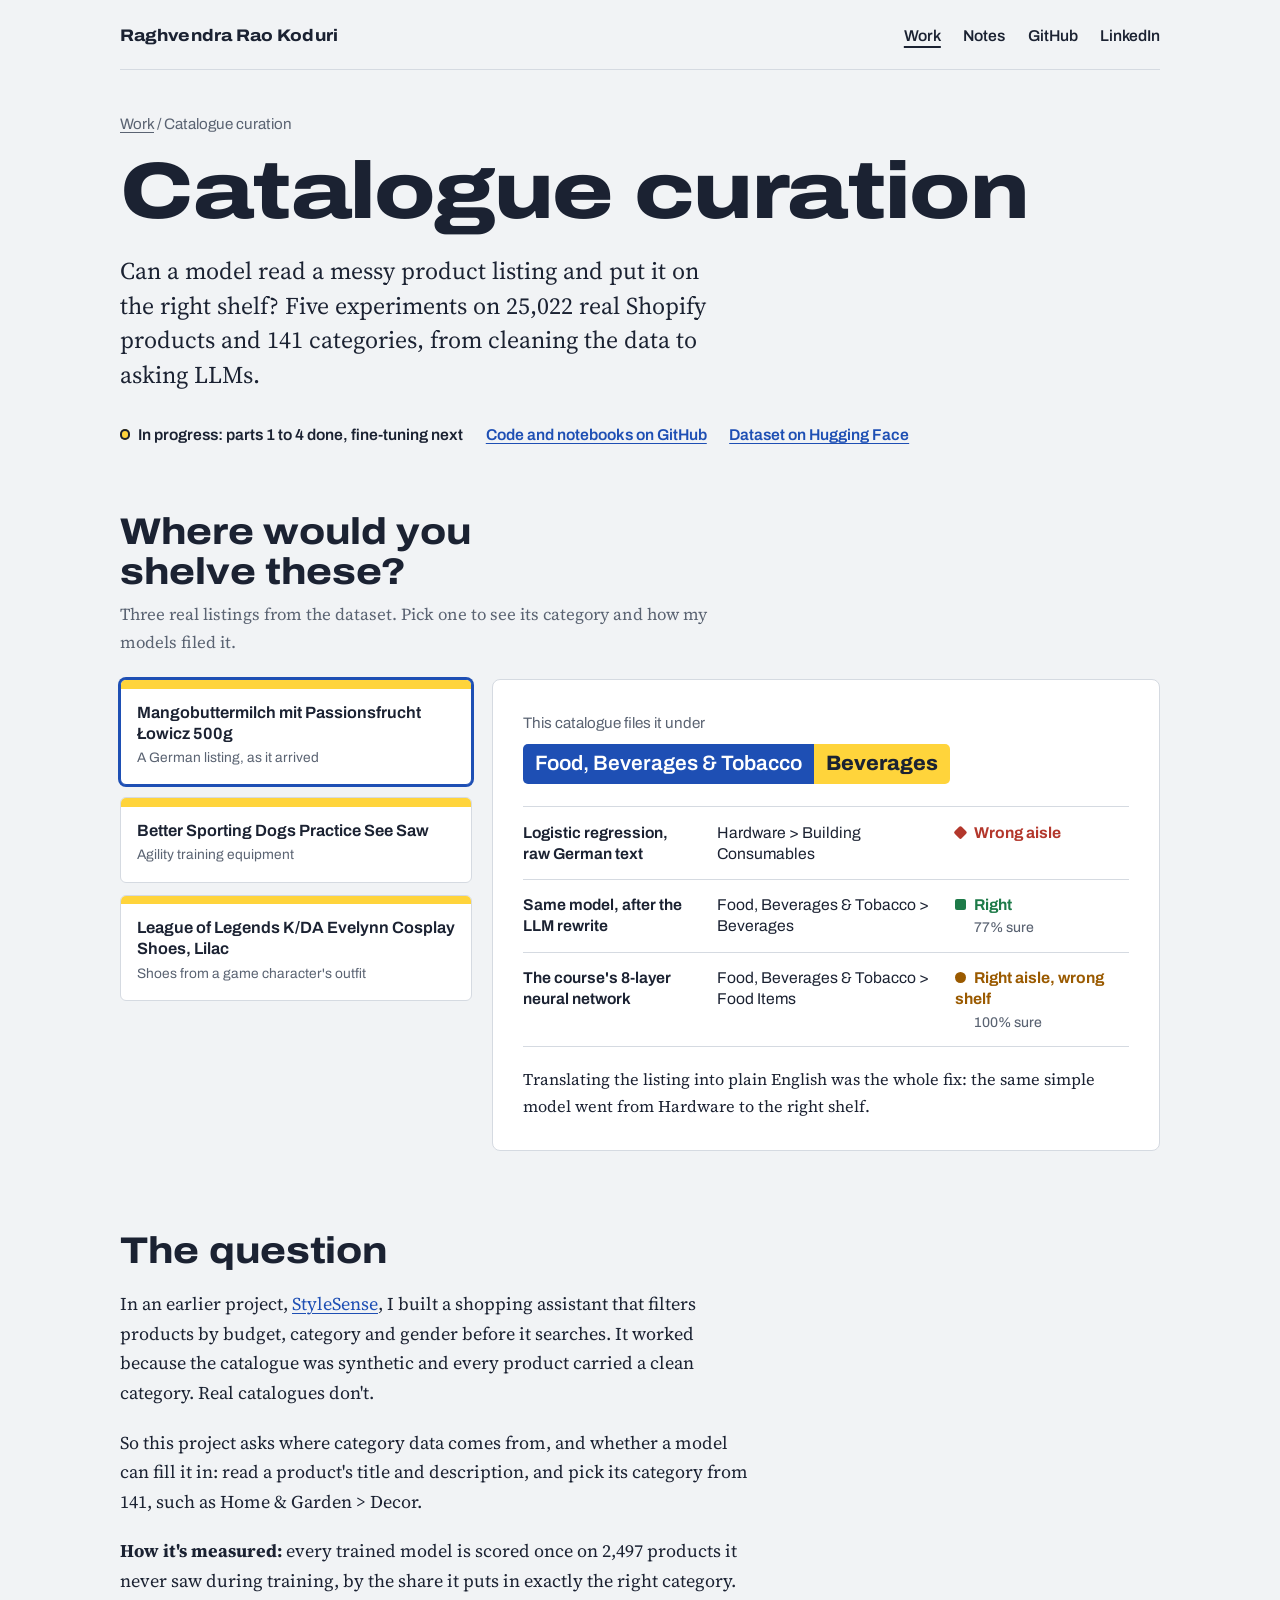
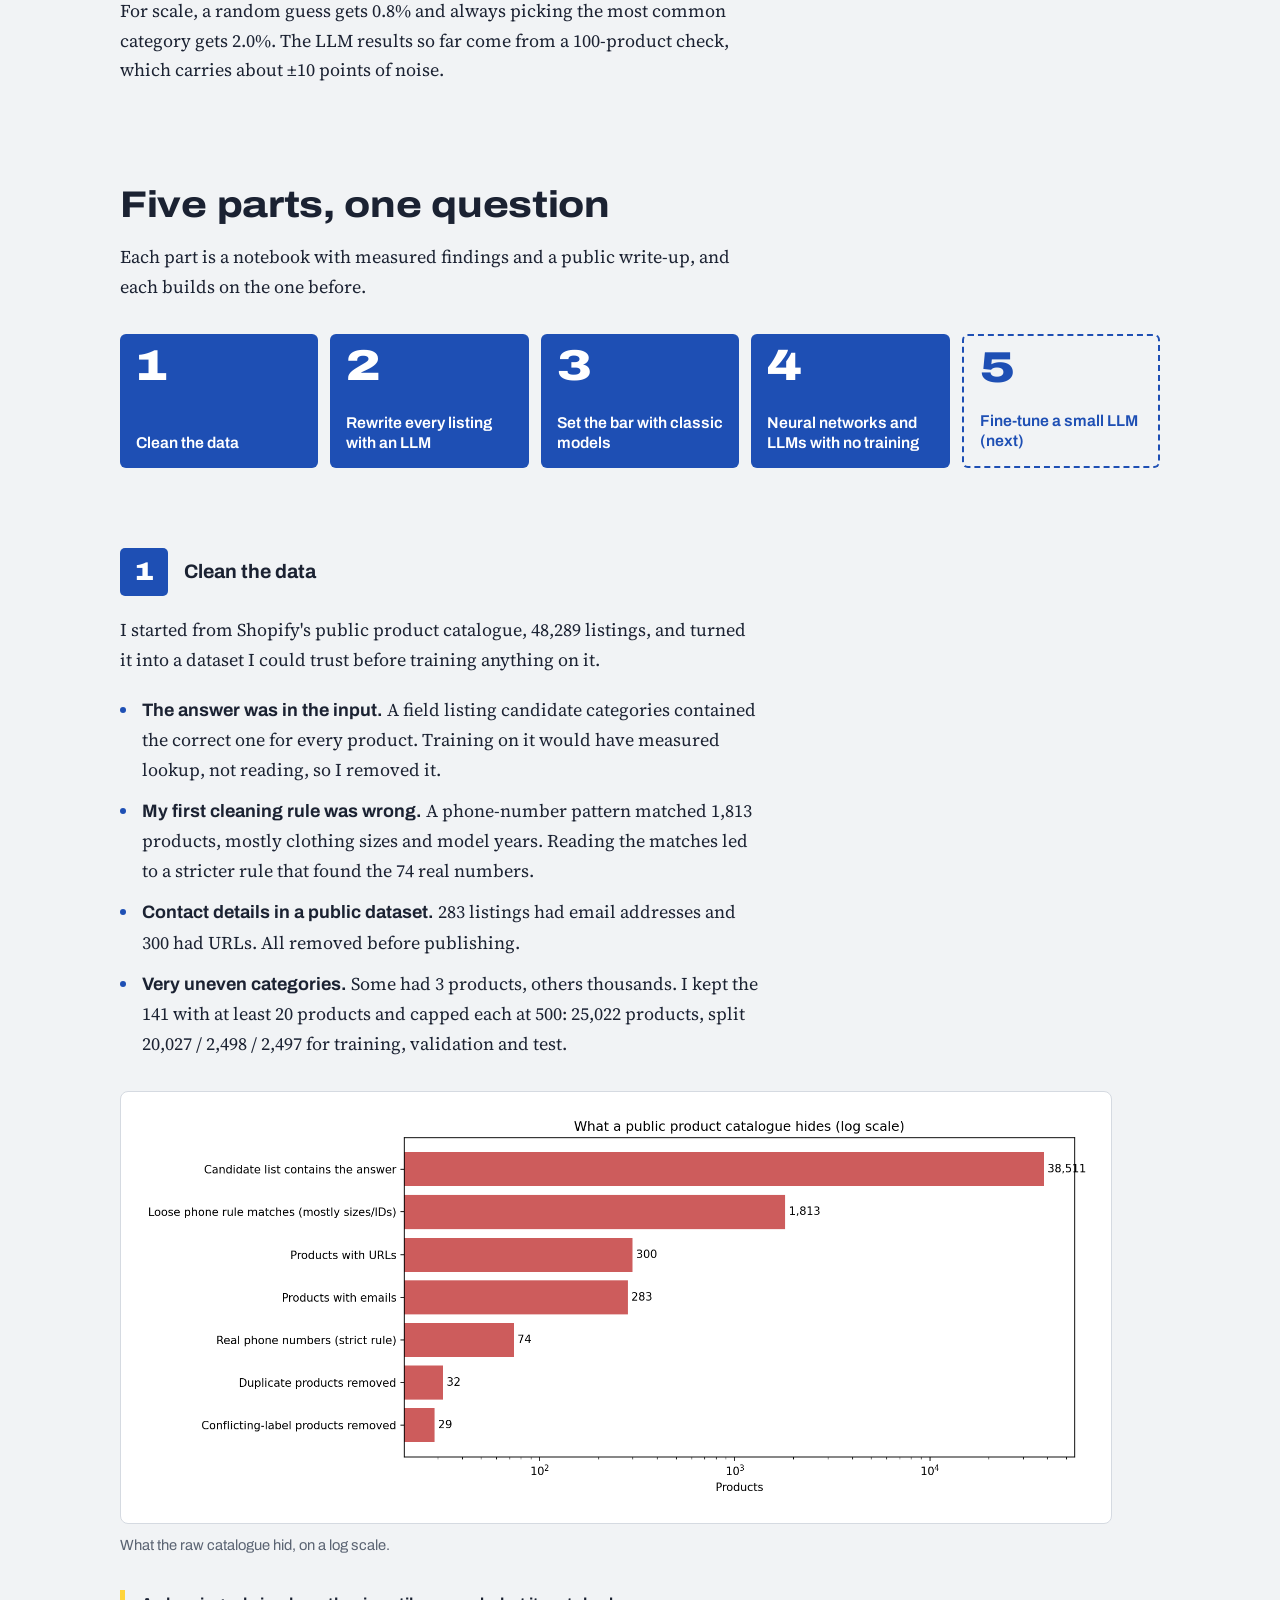
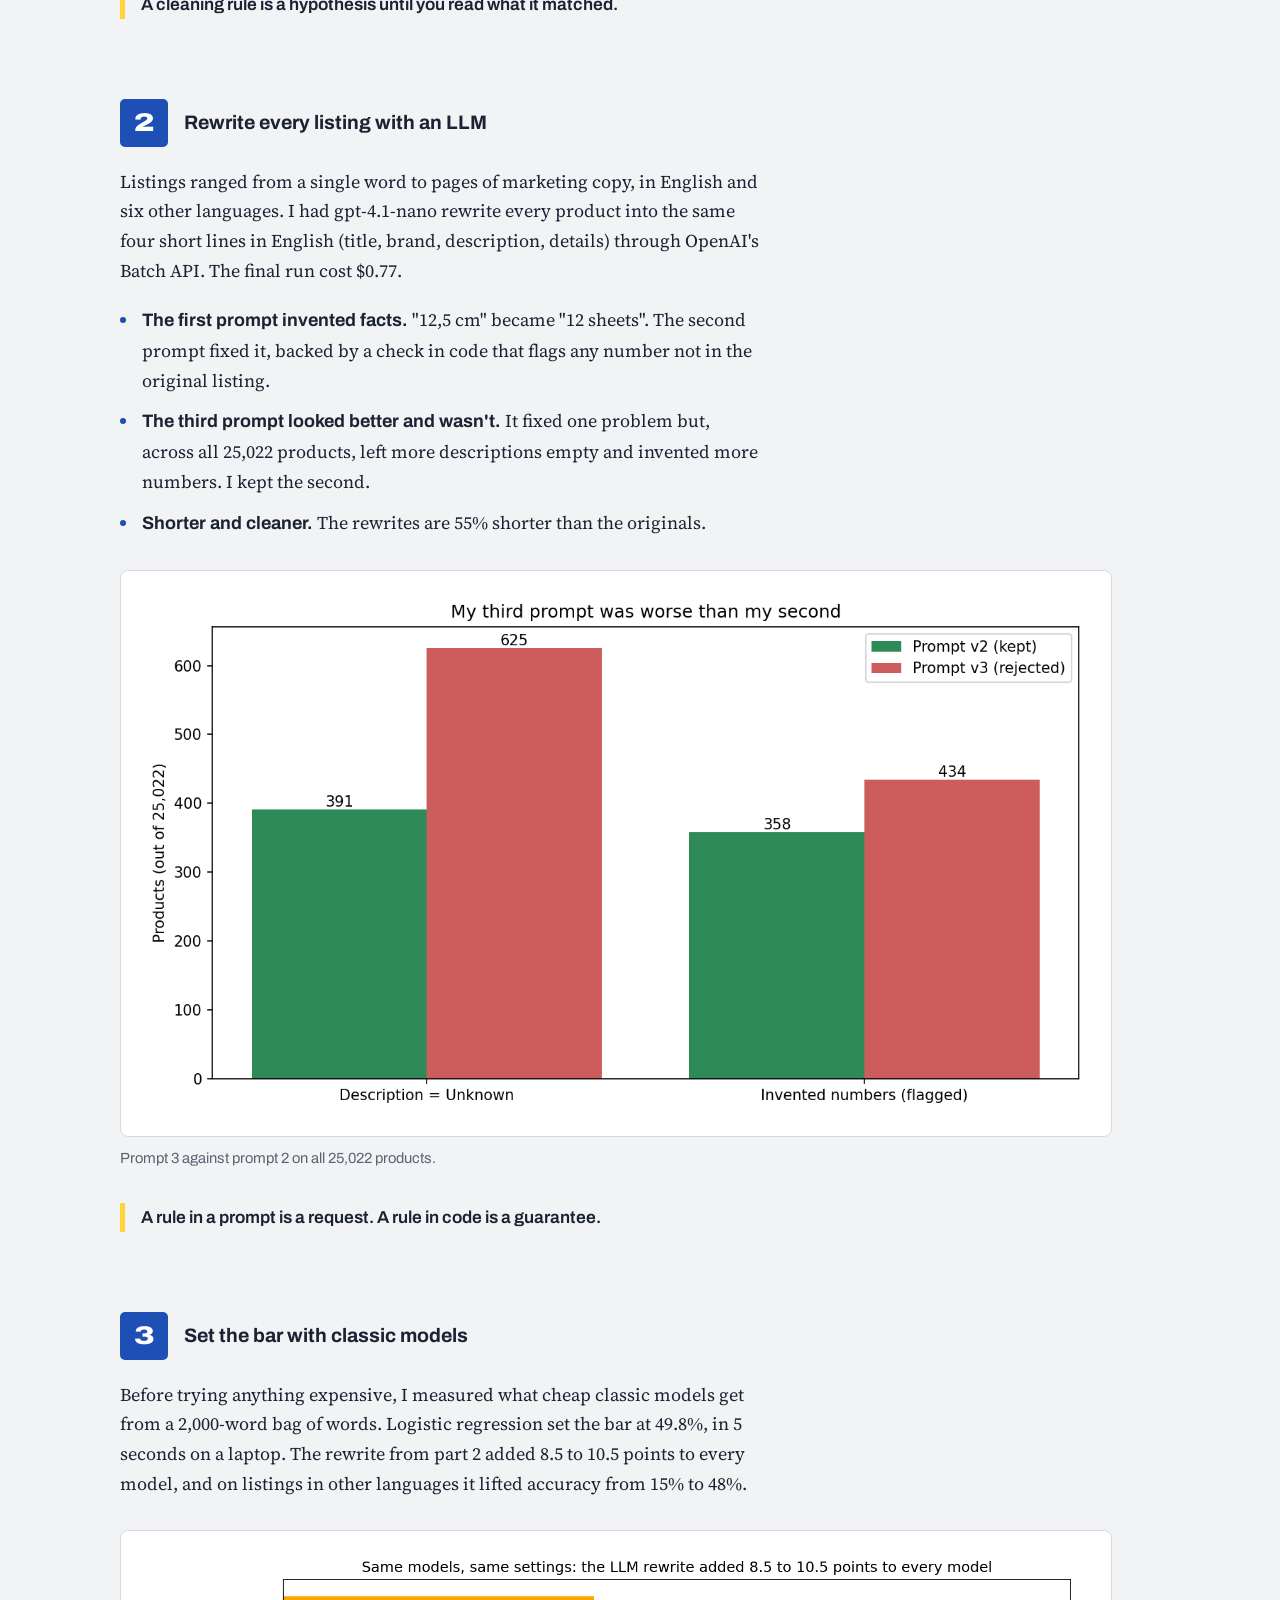
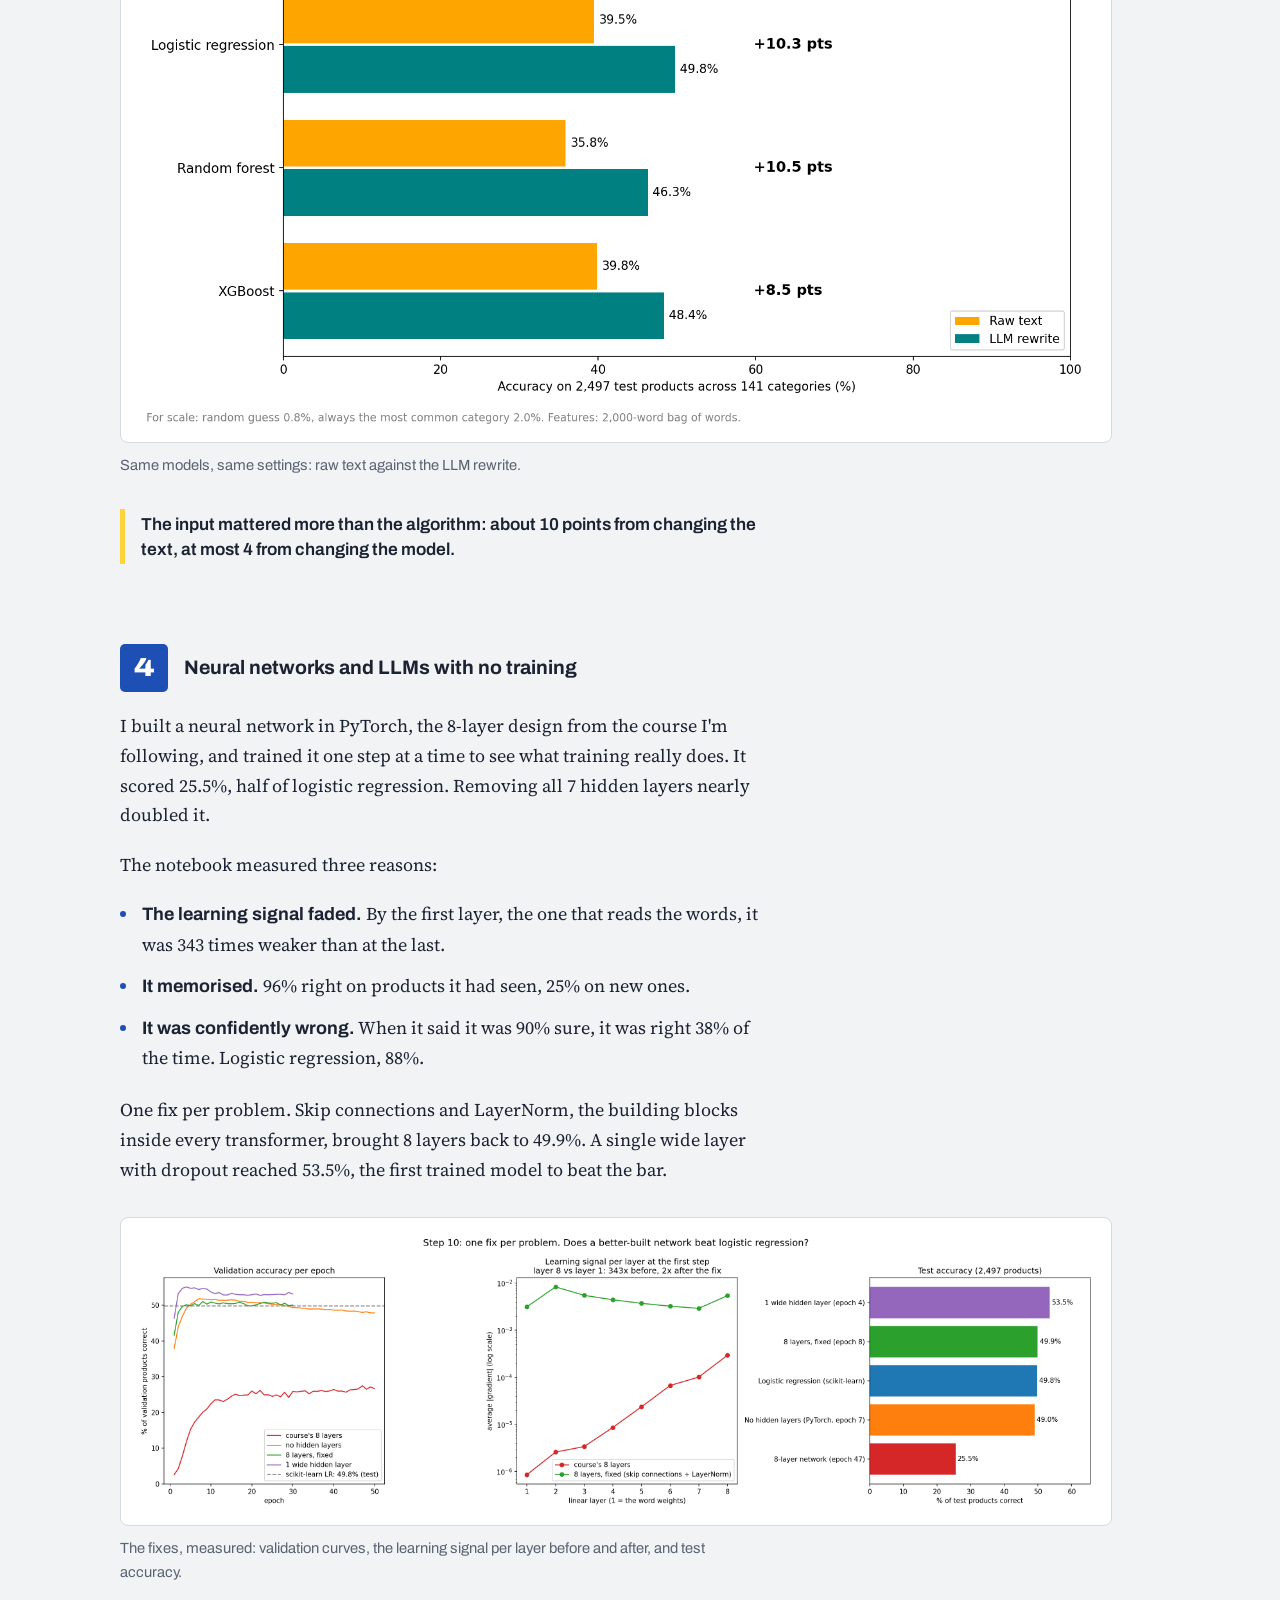
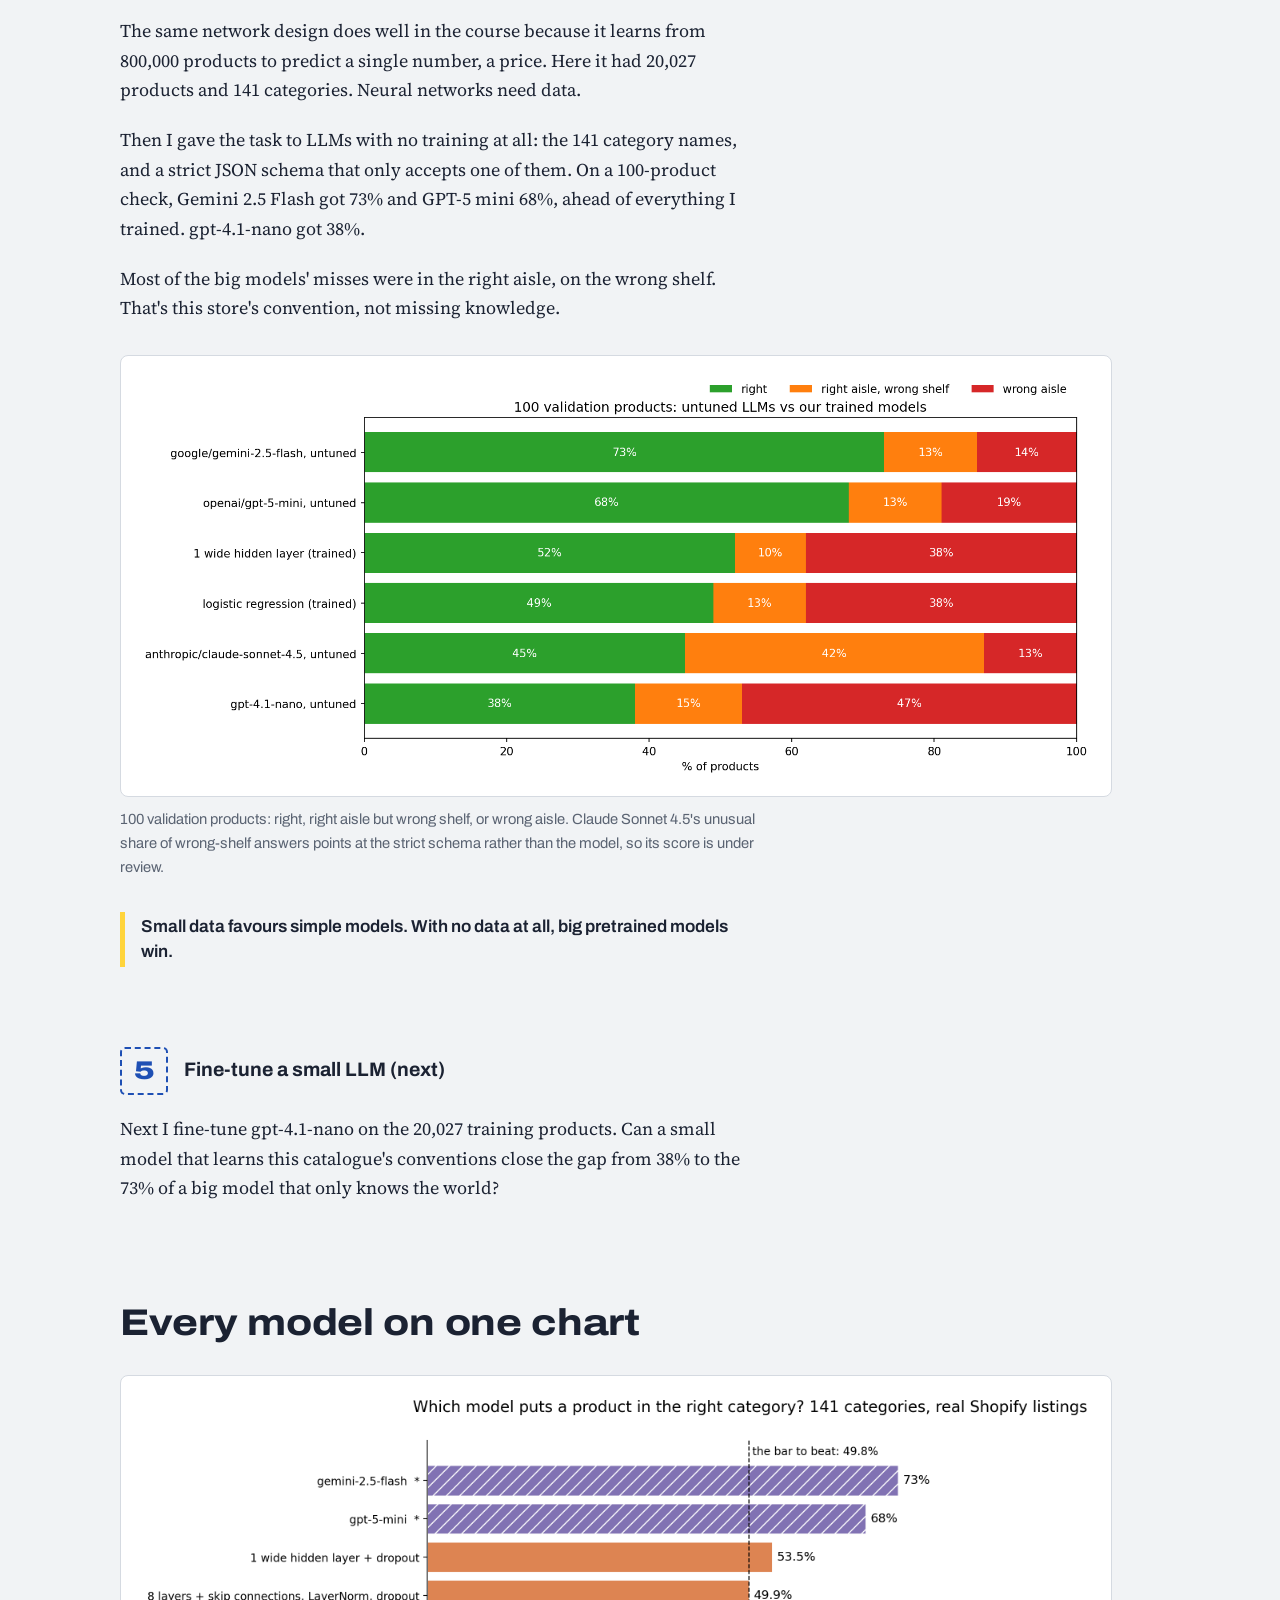
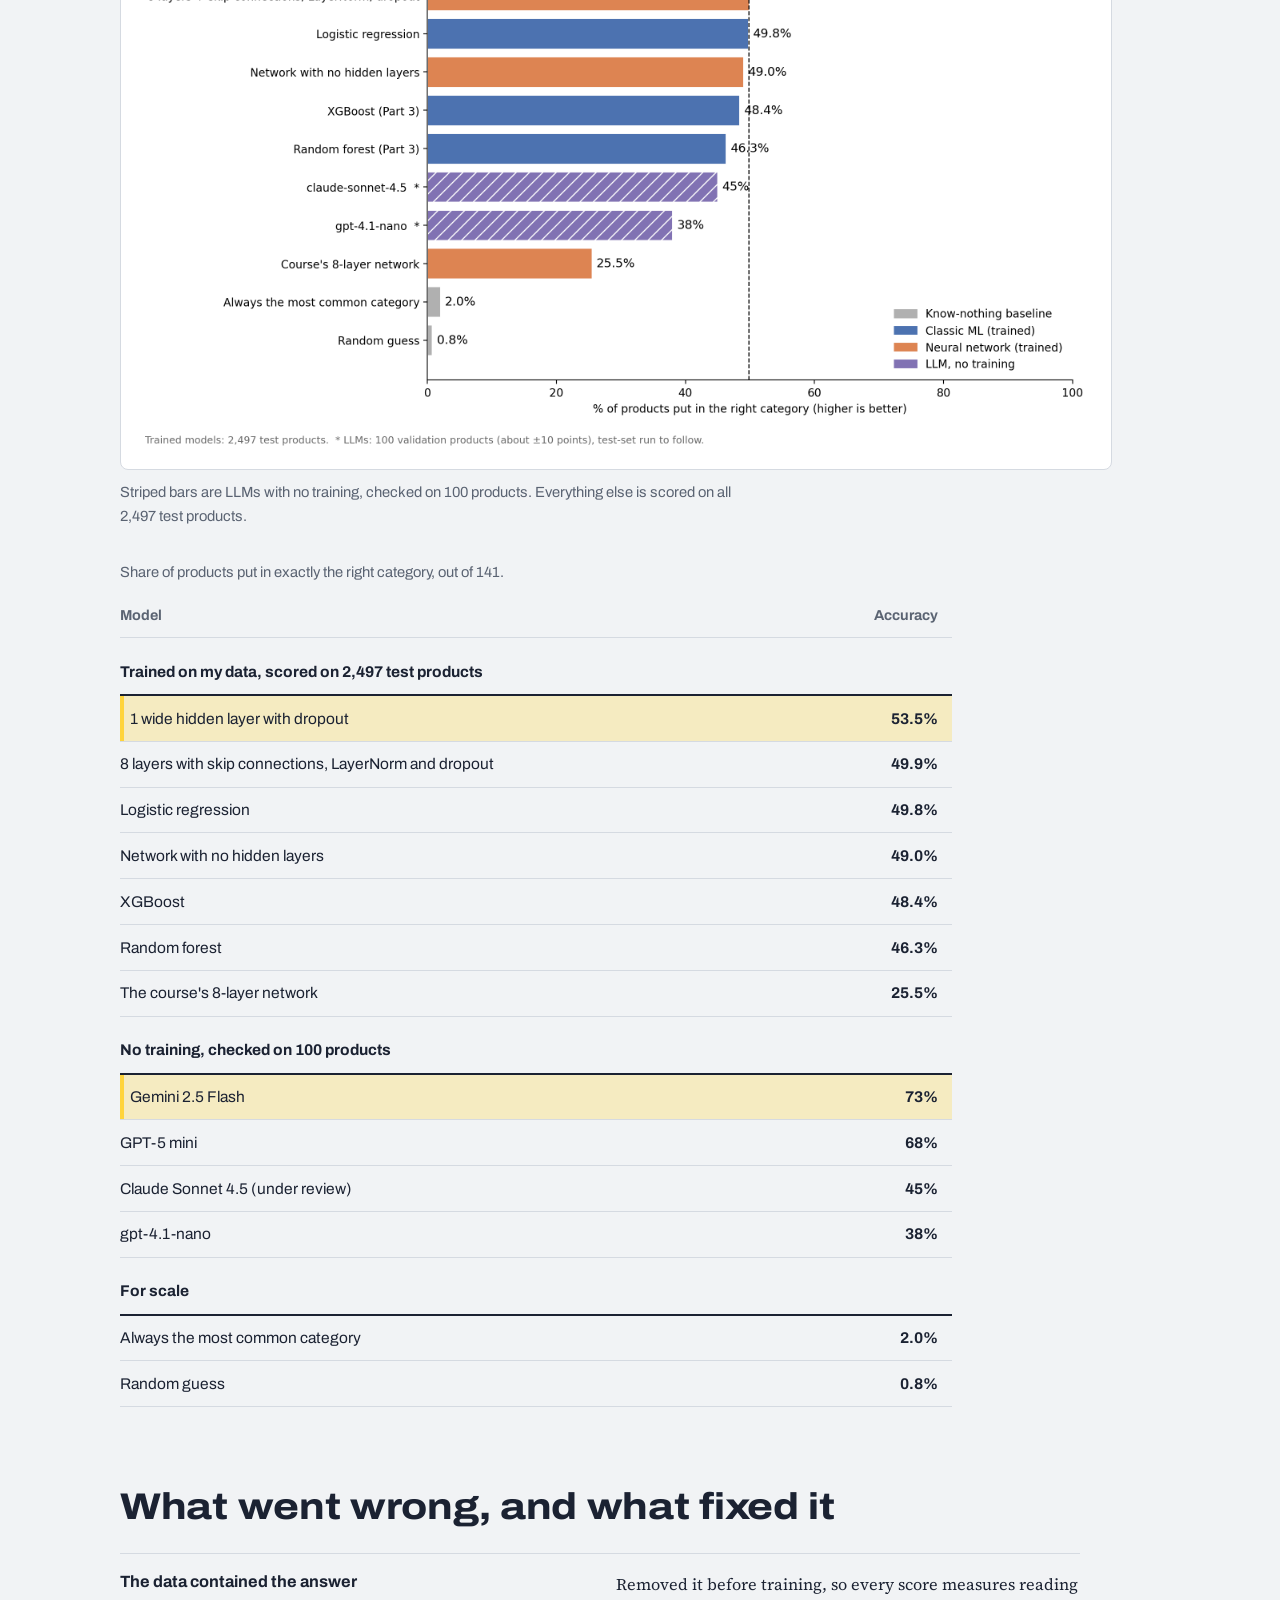
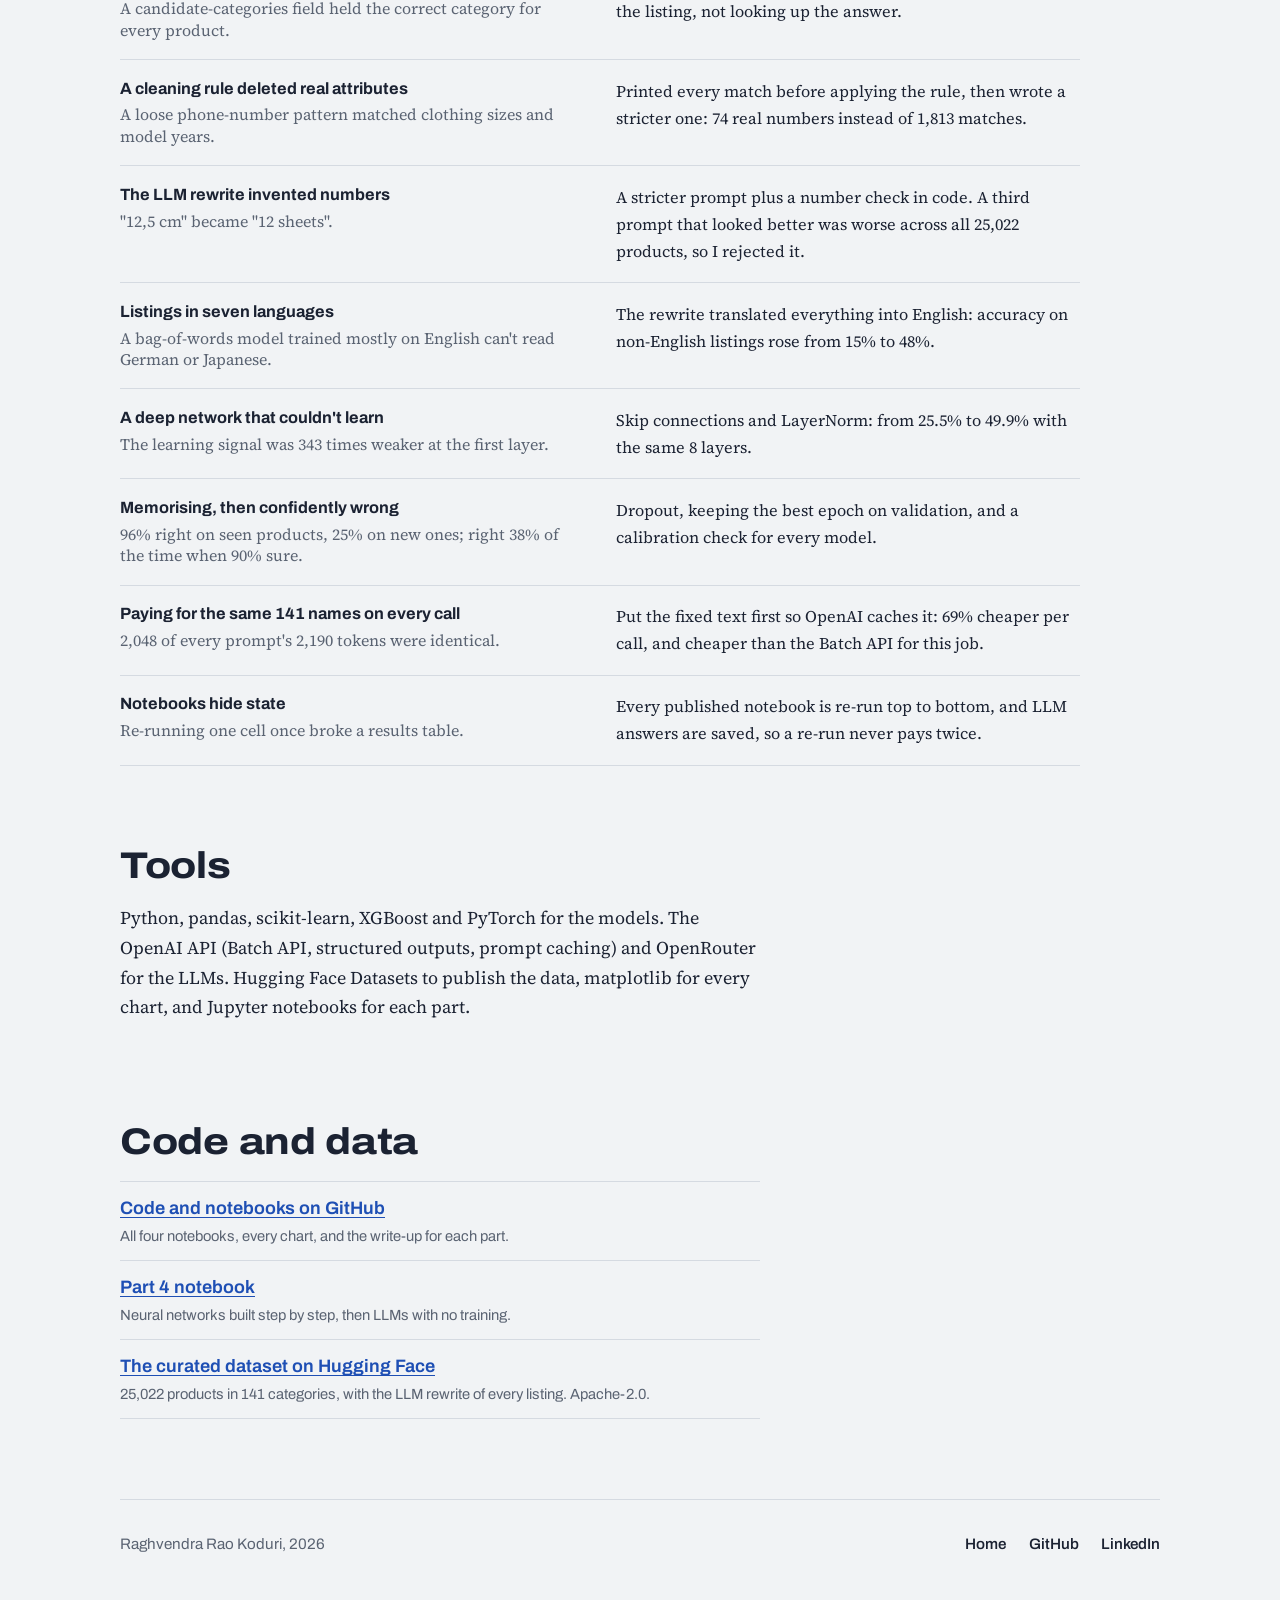
<file: projects/catalog-curation/index.html>
<!doctype html>
<html lang="en">
<head>
  <meta charset="utf-8">
  <meta name="viewport" content="width=device-width, initial-scale=1">
  <title>Catalogue curation | Raghvendra Rao Koduri</title>
  <meta name="description" content="Can a model file a messy product listing on the right shelf? Five parts on 25,022 real Shopify products: data curation, an LLM rewrite, classic baselines, neural networks and LLMs with no training. Fine-tuning is next.">
  <meta property="og:type" content="article">
  <meta property="og:title" content="Catalogue curation: filing real product listings into 141 categories">
  <meta property="og:description" content="From data cleaning to neural networks and LLMs, measured on 25,022 real Shopify products.">
  <meta property="og:url" content="https://raghvendra-rao-koduri.vercel.app/projects/catalog-curation/">
  <meta property="og:image" content="https://raghvendra-rao-koduri.vercel.app/assets/catalog-curation/og-catalog-curation.png">
  <meta property="og:image:width" content="1200">
  <meta property="og:image:height" content="630">
  <meta property="og:image:alt" content="Catalogue curation: can a model put a messy product listing on the right shelf? Parts 1 to 4 done, fine-tuning next.">
  <meta name="twitter:card" content="summary_large_image">
  <meta name="theme-color" content="#f1f3f5">
  <link rel="icon" href="../../favicon.svg" type="image/svg+xml">
  <link rel="preload" href="../../fonts/archivo-latin-standard-normal.woff2" as="font" type="font/woff2" crossorigin>
  <link rel="stylesheet" href="../../styles.css">
</head>
<body>
  <a class="skip-link" href="#main">Skip to the case study</a>
  <div class="wrap">
    <header class="site-header">
      <a class="site-name" href="../../">Raghvendra Rao Koduri</a>
      <nav class="site-nav" aria-label="Site">
        <a href="../../#work" aria-current="page">Work</a>
        <a href="../../#notes">Notes</a>
        <a href="https://github.com/raghu619">GitHub</a>
        <a href="https://www.linkedin.com/in/raghvendra-rao-koduri-6b339595/">LinkedIn</a>
      </nav>
    </header>

    <main id="main">
      <p class="breadcrumb"><a href="../../#work">Work</a> / Catalogue curation</p>
      <h1>Catalogue curation</h1>
      <p class="dek">Can a model read a messy product listing and put it on the right shelf? Five experiments on 25,022 real Shopify products and 141 categories, from cleaning the data to asking LLMs.</p>
      <div class="status">
        <span class="status__state">In progress: parts 1 to 4 done, fine-tuning next</span>
        <a href="https://github.com/raghu619/catalog-curation">Code and notebooks on GitHub</a>
        <a href="https://huggingface.co/datasets/raghu619/shopify_category_lite">Dataset on Hugging Face</a>
      </div>

      <section class="shelve" aria-labelledby="shelve-title">
        <div class="shelve__head">
          <h2 id="shelve-title">Where would you shelve these?</h2>
          <p>Three real listings from the dataset. Pick one to see its category and how my models filed it.</p>
        </div>

        <div class="shelve__grid">
          <div class="tags" role="tablist" aria-label="Product listings" data-shelve-tabs>
            <button class="tag" role="tab" id="tab-buttermilk" aria-controls="panel-buttermilk" aria-selected="true">
              <span class="tag__edge" aria-hidden="true"></span>
              <span class="tag__title">Mangobuttermilch mit Passionsfrucht Łowicz 500g</span>
              <span class="tag__meta">A German listing, as it arrived</span>
            </button>
            <button class="tag" role="tab" id="tab-seesaw" aria-controls="panel-seesaw" aria-selected="false">
              <span class="tag__edge" aria-hidden="true"></span>
              <span class="tag__title">Better Sporting Dogs Practice See Saw</span>
              <span class="tag__meta">Agility training equipment</span>
            </button>
            <button class="tag" role="tab" id="tab-shoes" aria-controls="panel-shoes" aria-selected="false">
              <span class="tag__edge" aria-hidden="true"></span>
              <span class="tag__title">League of Legends K/DA Evelynn Cosplay Shoes, Lilac</span>
              <span class="tag__meta">Shoes from a game character's outfit</span>
            </button>
          </div>

          <div>
            <div class="answer" role="tabpanel" id="panel-buttermilk" aria-labelledby="tab-buttermilk">
              <p class="answer__label">This catalogue files it under</p>
              <p class="shelf-path"><span class="shelf-path__aisle">Food, Beverages &amp; Tobacco</span><span class="shelf-path__shelf">Beverages</span></p>
              <ul class="verdicts">
                <li class="verdict verdict--wrong">
                  <span class="verdict__model">Logistic regression, raw German text</span>
                  <span class="verdict__answer">Hardware &gt; Building Consumables</span>
                  <span class="verdict__label">Wrong aisle</span>
                </li>
                <li class="verdict verdict--right">
                  <span class="verdict__model">Same model, after the LLM rewrite</span>
                  <span class="verdict__answer">Food, Beverages &amp; Tobacco &gt; Beverages</span>
                  <span class="verdict__label">Right<span class="verdict__sure">77% sure</span></span>
                </li>
                <li class="verdict verdict--close">
                  <span class="verdict__model">The course's 8-layer neural network</span>
                  <span class="verdict__answer">Food, Beverages &amp; Tobacco &gt; Food Items</span>
                  <span class="verdict__label">Right aisle, wrong shelf<span class="verdict__sure">100% sure</span></span>
                </li>
              </ul>
              <p class="answer__note">Translating the listing into plain English was the whole fix: the same simple model went from Hardware to the right shelf.</p>
            </div>

            <div class="answer" role="tabpanel" id="panel-seesaw" aria-labelledby="tab-seesaw">
              <p class="answer__label">This catalogue files it under</p>
              <p class="shelf-path"><span class="shelf-path__aisle">Animals &amp; Pet Supplies</span><span class="shelf-path__shelf">Pet Supplies</span></p>
              <ul class="verdicts">
                <li class="verdict verdict--right">
                  <span class="verdict__model">Logistic regression</span>
                  <span class="verdict__answer">Animals &amp; Pet Supplies &gt; Pet Supplies</span>
                  <span class="verdict__label">Right<span class="verdict__sure">99% sure</span></span>
                </li>
                <li class="verdict verdict--wrong">
                  <span class="verdict__model">The course's 8-layer neural network</span>
                  <span class="verdict__answer">Sporting Goods &gt; Fitness &amp; General Exercise Equipment</span>
                  <span class="verdict__label">Wrong aisle<span class="verdict__sure">100% sure; it gave the right answer a 3-in-10-trillion chance</span></span>
                </li>
              </ul>
              <p class="answer__note">In a simple model, the word "dogs" just adds its vote. The deep network had memorised word combinations instead, and was certain about the wrong one.</p>
            </div>

            <div class="answer" role="tabpanel" id="panel-shoes" aria-labelledby="tab-shoes">
              <p class="answer__label">This catalogue files it under</p>
              <p class="shelf-path"><span class="shelf-path__aisle">Apparel &amp; Accessories</span><span class="shelf-path__shelf">Costumes &amp; Accessories</span></p>
              <ul class="verdicts">
                <li class="verdict verdict--close">
                  <span class="verdict__model">gpt-4.1-nano, no training</span>
                  <span class="verdict__answer">Apparel &amp; Accessories &gt; Shoes</span>
                  <span class="verdict__label">Right aisle, wrong shelf</span>
                </li>
              </ul>
              <p class="answer__note">The words say shoes; this store says costume. That's a convention, not knowledge, and a model can only learn it from examples. Teaching it is what fine-tuning is for.</p>
            </div>
          </div>
        </div>
      </section>

      <section class="section" id="question" aria-labelledby="question-title">
        <h2 id="question-title">The question</h2>
        <div class="measure">
          <p>In an earlier project, <a href="https://github.com/raghu619/stylesense-rag">StyleSense</a>, I built a shopping assistant that filters products by budget, category and gender before it searches. It worked because the catalogue was synthetic and every product carried a clean category. Real catalogues don't.</p>
          <p>So this project asks where category data comes from, and whether a model can fill it in: read a product's title and description, and pick its category from 141, such as Home &amp; Garden &gt; Decor.</p>
          <p><strong>How it's measured:</strong> every trained model is scored once on 2,497 products it never saw during training, by the share it puts in exactly the right category. For scale, a random guess gets 0.8% and always picking the most common category gets 2.0%. The LLM results so far come from a 100-product check, which carries about ±10 points of noise.</p>
        </div>
      </section>

      <section class="section" id="parts" aria-labelledby="parts-title">
        <h2 id="parts-title">Five parts, one question</h2>
        <p class="section__intro">Each part is a notebook with measured findings and a public write-up, and each builds on the one before.</p>
        <ol class="aisles">
          <li><a class="aisle-sign" href="#part-1"><span class="aisle-sign__num">1</span><span class="aisle-sign__label">Clean the data</span></a></li>
          <li><a class="aisle-sign" href="#part-2"><span class="aisle-sign__num">2</span><span class="aisle-sign__label">Rewrite every listing with an LLM</span></a></li>
          <li><a class="aisle-sign" href="#part-3"><span class="aisle-sign__num">3</span><span class="aisle-sign__label">Set the bar with classic models</span></a></li>
          <li><a class="aisle-sign" href="#part-4"><span class="aisle-sign__num">4</span><span class="aisle-sign__label">Neural networks and LLMs with no training</span></a></li>
          <li><a class="aisle-sign aisle-sign--next" href="#part-5"><span class="aisle-sign__num">5</span><span class="aisle-sign__label">Fine-tune a small LLM (next)</span></a></li>
        </ol>

        <article class="part" id="part-1" aria-labelledby="part-1-title">
          <div class="part__head"><span class="part__num" aria-hidden="true">1</span><h3 id="part-1-title">Clean the data</h3></div>
          <p class="measure">I started from Shopify's public product catalogue, 48,289 listings, and turned it into a dataset I could trust before training anything on it.</p>
          <ul class="findings">
            <li><strong>The answer was in the input.</strong> A field listing candidate categories contained the correct one for every product. Training on it would have measured lookup, not reading, so I removed it.</li>
            <li><strong>My first cleaning rule was wrong.</strong> A phone-number pattern matched 1,813 products, mostly clothing sizes and model years. Reading the matches led to a stricter rule that found the 74 real numbers.</li>
            <li><strong>Contact details in a public dataset.</strong> 283 listings had email addresses and 300 had URLs. All removed before publishing.</li>
            <li><strong>Very uneven categories.</strong> Some had 3 products, others thousands. I kept the 141 with at least 20 products and capped each at 500: 25,022 products, split 20,027 / 2,498 / 2,497 for training, validation and test.</li>
          </ul>
          <figure class="figure">
            <div class="figure__frame"><a class="figure__zoom" href="../../assets/catalog-curation/hidden_problems.png"><img src="../../assets/catalog-curation/hidden_problems.png" width="1800" height="750" loading="lazy" alt="Bar chart on a log scale of problems found in the raw catalogue: the candidate list contained the answer for 38,511 products, a loose phone rule matched 1,813, 300 products had URLs, 283 had emails, 74 had real phone numbers, 32 duplicates and 29 conflicting-label products were removed."></a></div>
            <figcaption>What the raw catalogue hid, on a log scale.</figcaption>
          </figure>
          <p class="lesson">A cleaning rule is a hypothesis until you read what it matched.</p>
        </article>

        <article class="part" id="part-2" aria-labelledby="part-2-title">
          <div class="part__head"><span class="part__num" aria-hidden="true">2</span><h3 id="part-2-title">Rewrite every listing with an LLM</h3></div>
          <p class="measure">Listings ranged from a single word to pages of marketing copy, in English and six other languages. I had gpt-4.1-nano rewrite every product into the same four short lines in English (title, brand, description, details) through OpenAI's Batch API. The final run cost $0.77.</p>
          <ul class="findings">
            <li><strong>The first prompt invented facts.</strong> "12,5 cm" became "12 sheets". The second prompt fixed it, backed by a check in code that flags any number not in the original listing.</li>
            <li><strong>The third prompt looked better and wasn't.</strong> It fixed one problem but, across all 25,022 products, left more descriptions empty and invented more numbers. I kept the second.</li>
            <li><strong>Shorter and cleaner.</strong> The rewrites are 55% shorter than the originals.</li>
          </ul>
          <figure class="figure">
            <div class="figure__frame"><a class="figure__zoom" href="../../assets/catalog-curation/prompt_v2_vs_v3.png"><img src="../../assets/catalog-curation/prompt_v2_vs_v3.png" width="1350" height="750" loading="lazy" alt="Grouped bar chart titled My third prompt was worse than my second: descriptions left as Unknown rose from 391 with prompt 2 to 625 with prompt 3, and flagged invented numbers rose from 358 to 434, out of 25,022 products."></a></div>
            <figcaption>Prompt 3 against prompt 2 on all 25,022 products.</figcaption>
          </figure>
          <p class="lesson">A rule in a prompt is a request. A rule in code is a guarantee.</p>
        </article>

        <article class="part" id="part-3" aria-labelledby="part-3-title">
          <div class="part__head"><span class="part__num" aria-hidden="true">3</span><h3 id="part-3-title">Set the bar with classic models</h3></div>
          <p class="measure">Before trying anything expensive, I measured what cheap classic models get from a 2,000-word bag of words. Logistic regression set the bar at 49.8%, in 5 seconds on a laptop. The rewrite from part 2 added 8.5 to 10.5 points to every model, and on listings in other languages it lifted accuracy from 15% to 48%.</p>
          <figure class="figure">
            <div class="figure__frame"><a class="figure__zoom" href="../../assets/catalog-curation/part3_raw_vs_rewrite.png"><img src="../../assets/catalog-curation/part3_raw_vs_rewrite.png" width="1650" height="825" loading="lazy" alt="Horizontal bar chart comparing raw text and the LLM rewrite for three models on 2,497 test products: logistic regression 39.5% to 49.8%, random forest 35.8% to 46.3%, XGBoost 39.8% to 48.4%."></a></div>
            <figcaption>Same models, same settings: raw text against the LLM rewrite.</figcaption>
          </figure>
          <p class="lesson">The input mattered more than the algorithm: about 10 points from changing the text, at most 4 from changing the model.</p>
        </article>

        <article class="part" id="part-4" aria-labelledby="part-4-title">
          <div class="part__head"><span class="part__num" aria-hidden="true">4</span><h3 id="part-4-title">Neural networks and LLMs with no training</h3></div>
          <div class="measure">
            <p>I built a neural network in PyTorch, the 8-layer design from the course I'm following, and trained it one step at a time to see what training really does. It scored 25.5%, half of logistic regression. Removing all 7 hidden layers nearly doubled it.</p>
            <p>The notebook measured three reasons:</p>
          </div>
          <ul class="findings">
            <li><strong>The learning signal faded.</strong> By the first layer, the one that reads the words, it was 343 times weaker than at the last.</li>
            <li><strong>It memorised.</strong> 96% right on products it had seen, 25% on new ones.</li>
            <li><strong>It was confidently wrong.</strong> When it said it was 90% sure, it was right 38% of the time. Logistic regression, 88%.</li>
          </ul>
          <p class="measure">One fix per problem. Skip connections and LayerNorm, the building blocks inside every transformer, brought 8 layers back to 49.9%. A single wide layer with dropout reached 53.5%, the first trained model to beat the bar.</p>
          <figure class="figure">
            <div class="figure__frame"><a class="figure__zoom" href="../../assets/catalog-curation/part4_improved_network.png"><img src="../../assets/catalog-curation/part4_improved_network.png" width="2984" height="858" loading="lazy" alt="Three panels. Validation accuracy per epoch for four networks; learning signal per layer, which falls 343 times from layer 8 to layer 1 in the course's network but stays almost flat after the fix; and test accuracy: 1 wide hidden layer 53.5%, 8 fixed layers 49.9%, logistic regression 49.8%, no hidden layers 49.0%, the course's network 25.5%."></a></div>
            <figcaption>The fixes, measured: validation curves, the learning signal per layer before and after, and test accuracy.</figcaption>
          </figure>
          <div class="measure">
            <p>The same network design does well in the course because it learns from 800,000 products to predict a single number, a price. Here it had 20,027 products and 141 categories. Neural networks need data.</p>
            <p>Then I gave the task to LLMs with no training at all: the 141 category names, and a strict JSON schema that only accepts one of them. On a 100-product check, Gemini 2.5 Flash got 73% and GPT-5 mini 68%, ahead of everything I trained. gpt-4.1-nano got 38%.</p>
            <p>Most of the big models' misses were in the right aisle, on the wrong shelf. That's this store's convention, not missing knowledge.</p>
          </div>
          <figure class="figure">
            <div class="figure__frame"><a class="figure__zoom" href="../../assets/catalog-curation/part4_llms_validation100.png"><img src="../../assets/catalog-curation/part4_llms_validation100.png" width="1785" height="761" loading="lazy" alt="Stacked bar chart on 100 validation products showing right, right aisle but wrong shelf, and wrong aisle shares: Gemini 2.5 Flash 73, 13, 14; GPT-5 mini 68, 13, 19; 1 wide hidden layer 52, 10, 38; logistic regression 49, 13, 38; Claude Sonnet 4.5 45, 42, 13; gpt-4.1-nano 38, 15, 47."></a></div>
            <figcaption>100 validation products: right, right aisle but wrong shelf, or wrong aisle. Claude Sonnet 4.5's unusual share of wrong-shelf answers points at the strict schema rather than the model, so its score is under review.</figcaption>
          </figure>
          <p class="lesson">Small data favours simple models. With no data at all, big pretrained models win.</p>
        </article>

        <article class="part part--next" id="part-5" aria-labelledby="part-5-title">
          <div class="part__head"><span class="part__num" aria-hidden="true">5</span><h3 id="part-5-title">Fine-tune a small LLM (next)</h3></div>
          <p class="measure">Next I fine-tune gpt-4.1-nano on the 20,027 training products. Can a small model that learns this catalogue's conventions close the gap from 38% to the 73% of a big model that only knows the world?</p>
        </article>
      </section>

      <section class="section" id="results" aria-labelledby="results-title">
        <h2 id="results-title">Every model on one chart</h2>
        <figure class="figure">
          <div class="figure__frame"><a class="figure__zoom" href="../../assets/catalog-curation/part4_final_results.png"><img src="../../assets/catalog-curation/part4_final_results.png" width="2396" height="1654" loading="lazy" alt="Horizontal bar chart of every model: Gemini 2.5 Flash 73% and GPT-5 mini 68% with no training on 100 products; 1 wide hidden layer 53.5%, 8 fixed layers 49.9%, logistic regression 49.8%, no hidden layers 49.0%, XGBoost 48.4%, random forest 46.3%; Claude Sonnet 4.5 45% and gpt-4.1-nano 38% with no training; the course's 8-layer network 25.5%; most common category 2.0%; random guess 0.8%."></a></div>
          <figcaption>Striped bars are LLMs with no training, checked on 100 products. Everything else is scored on all 2,497 test products.</figcaption>
        </figure>
        <div class="table-wrap">
          <table class="results">
            <caption>Share of products put in exactly the right category, out of 141.</caption>
            <thead>
              <tr><th scope="col">Model</th><th scope="col" class="num">Accuracy</th></tr>
            </thead>
            <tbody>
              <tr class="group"><td colspan="2">Trained on my data, scored on 2,497 test products</td></tr>
              <tr class="is-best"><td>1 wide hidden layer with dropout</td><td class="num">53.5%</td></tr>
              <tr><td>8 layers with skip connections, LayerNorm and dropout</td><td class="num">49.9%</td></tr>
              <tr><td>Logistic regression</td><td class="num">49.8%</td></tr>
              <tr><td>Network with no hidden layers</td><td class="num">49.0%</td></tr>
              <tr><td>XGBoost</td><td class="num">48.4%</td></tr>
              <tr><td>Random forest</td><td class="num">46.3%</td></tr>
              <tr><td>The course's 8-layer network</td><td class="num">25.5%</td></tr>
              <tr class="group"><td colspan="2">No training, checked on 100 products</td></tr>
              <tr class="is-best"><td>Gemini 2.5 Flash</td><td class="num">73%</td></tr>
              <tr><td>GPT-5 mini</td><td class="num">68%</td></tr>
              <tr><td>Claude Sonnet 4.5 (under review)</td><td class="num">45%</td></tr>
              <tr><td>gpt-4.1-nano</td><td class="num">38%</td></tr>
              <tr class="group"><td colspan="2">For scale</td></tr>
              <tr><td>Always the most common category</td><td class="num">2.0%</td></tr>
              <tr><td>Random guess</td><td class="num">0.8%</td></tr>
            </tbody>
          </table>
        </div>
      </section>

      <section class="section" id="fixes" aria-labelledby="fixes-title">
        <h2 id="fixes-title">What went wrong, and what fixed it</h2>
        <dl class="fixes">
          <div class="fix">
            <dt>The data contained the answer<span>A candidate-categories field held the correct category for every product.</span></dt>
            <dd>Removed it before training, so every score measures reading the listing, not looking up the answer.</dd>
          </div>
          <div class="fix">
            <dt>A cleaning rule deleted real attributes<span>A loose phone-number pattern matched clothing sizes and model years.</span></dt>
            <dd>Printed every match before applying the rule, then wrote a stricter one: 74 real numbers instead of 1,813 matches.</dd>
          </div>
          <div class="fix">
            <dt>The LLM rewrite invented numbers<span>"12,5 cm" became "12 sheets".</span></dt>
            <dd>A stricter prompt plus a number check in code. A third prompt that looked better was worse across all 25,022 products, so I rejected it.</dd>
          </div>
          <div class="fix">
            <dt>Listings in seven languages<span>A bag-of-words model trained mostly on English can't read German or Japanese.</span></dt>
            <dd>The rewrite translated everything into English: accuracy on non-English listings rose from 15% to 48%.</dd>
          </div>
          <div class="fix">
            <dt>A deep network that couldn't learn<span>The learning signal was 343 times weaker at the first layer.</span></dt>
            <dd>Skip connections and LayerNorm: from 25.5% to 49.9% with the same 8 layers.</dd>
          </div>
          <div class="fix">
            <dt>Memorising, then confidently wrong<span>96% right on seen products, 25% on new ones; right 38% of the time when 90% sure.</span></dt>
            <dd>Dropout, keeping the best epoch on validation, and a calibration check for every model.</dd>
          </div>
          <div class="fix">
            <dt>Paying for the same 141 names on every call<span>2,048 of every prompt's 2,190 tokens were identical.</span></dt>
            <dd>Put the fixed text first so OpenAI caches it: 69% cheaper per call, and cheaper than the Batch API for this job.</dd>
          </div>
          <div class="fix">
            <dt>Notebooks hide state<span>Re-running one cell once broke a results table.</span></dt>
            <dd>Every published notebook is re-run top to bottom, and LLM answers are saved, so a re-run never pays twice.</dd>
          </div>
        </dl>
      </section>

      <section class="section" id="tools" aria-labelledby="tools-title">
        <h2 id="tools-title">Tools</h2>
        <p class="stack">Python, pandas, scikit-learn, XGBoost and PyTorch for the models. The OpenAI API (Batch API, structured outputs, prompt caching) and OpenRouter for the LLMs. Hugging Face Datasets to publish the data, matplotlib for every chart, and Jupyter notebooks for each part.</p>
      </section>

      <section class="section" id="code" aria-labelledby="code-title">
        <h2 id="code-title">Code and data</h2>
        <ul class="links">
          <li><a href="https://github.com/raghu619/catalog-curation">Code and notebooks on GitHub</a><span>All four notebooks, every chart, and the write-up for each part.</span></li>
          <li><a href="https://github.com/raghu619/catalog-curation/blob/main/04_nn_and_untuned_llm.ipynb">Part 4 notebook</a><span>Neural networks built step by step, then LLMs with no training.</span></li>
          <li><a href="https://huggingface.co/datasets/raghu619/shopify_category_lite">The curated dataset on Hugging Face</a><span>25,022 products in 141 categories, with the LLM rewrite of every listing. Apache-2.0.</span></li>
        </ul>
      </section>
    </main>

    <footer class="site-footer">
      <span>Raghvendra Rao Koduri, 2026</span>
      <nav aria-label="Elsewhere">
        <a href="../../">Home</a>
        <a href="https://github.com/raghu619">GitHub</a>
        <a href="https://www.linkedin.com/in/raghvendra-rao-koduri-6b339595/">LinkedIn</a>
      </nav>
    </footer>
  </div>
  <script src="../../shelve.js" defer></script>
</body>
</html>
</file>
<file: styles.css>
/* Raghvendra Rao Koduri, portfolio
   Palette: cool paper, catalogue ink, aisle-sign blue, shelf-tag yellow.
   Type: Archivo (variable width + weight) for structure, Source Serif 4 for reading. */

@font-face {
  font-family: "Archivo Variable";
  font-style: normal;
  font-display: swap;
  font-weight: 100 900;
  font-stretch: 62% 125%;
  src: url("fonts/archivo-latin-standard-normal.woff2") format("woff2-variations");
  unicode-range: U+0000-00FF, U+0131, U+0152-0153, U+02BB-02BC, U+02C6, U+02DA, U+02DC, U+0304, U+0308, U+0329, U+2000-206F, U+20AC, U+2122, U+2191, U+2193, U+2212, U+2215, U+FEFF, U+FFFD;
}
@font-face {
  font-family: "Archivo Variable";
  font-style: normal;
  font-display: swap;
  font-weight: 100 900;
  font-stretch: 62% 125%;
  src: url("fonts/archivo-latin-ext-standard-normal.woff2") format("woff2-variations");
  unicode-range: U+0100-02BA, U+02BD-02C5, U+02C7-02CC, U+02CE-02D7, U+02DD-02FF, U+0304, U+0308, U+0329, U+1D00-1DBF, U+1E00-1E9F, U+1EF2-1EFF, U+2020, U+20A0-20AB, U+20AD-20C0, U+2113, U+2C60-2C7F, U+A720-A7FF;
}
@font-face {
  font-family: "Source Serif 4 Variable";
  font-style: normal;
  font-display: swap;
  font-weight: 200 900;
  src: url("fonts/source-serif-4-latin-standard-normal.woff2") format("woff2-variations");
}
@font-face {
  font-family: "Source Serif 4 Variable";
  font-style: italic;
  font-display: swap;
  font-weight: 200 900;
  src: url("fonts/source-serif-4-latin-standard-italic.woff2") format("woff2-variations");
}

:root {
  --paper: #f1f3f5;
  --surface: #ffffff;
  --ink: #1b2232;
  --muted: #5a6372;
  --rule: #d5dae1;
  --aisle: #1e4fb4;
  --aisle-deep: #173f91;
  --tag: #ffd43b;
  --right: #1d7a48;
  --close: #9a5a00;
  --wrong: #b3372c;

  --font-ui: "Archivo Variable", "Archivo", system-ui, -apple-system, "Segoe UI", sans-serif;
  --font-text: "Source Serif 4 Variable", "Source Serif 4", Georgia, "Times New Roman", serif;

  --wrap: 70rem;
  --measure: 40rem;
  --gutter: clamp(1rem, 4vw, 2.5rem);
}

*,
*::before,
*::after { box-sizing: border-box; }

html { -webkit-text-size-adjust: 100%; }

body {
  margin: 0;
  background: var(--paper);
  color: var(--ink);
  font-family: var(--font-text);
  font-size: 1.125rem;
  line-height: 1.65;
  font-optical-sizing: auto;
  -webkit-font-smoothing: antialiased;
  text-rendering: optimizeLegibility;
}

img { max-width: 100%; height: auto; display: block; }

a { color: var(--aisle); text-decoration-thickness: 1px; text-underline-offset: 0.18em; }
a:hover { color: var(--aisle-deep); text-decoration-thickness: 2px; }

:focus-visible { outline: 3px solid var(--aisle); outline-offset: 3px; border-radius: 3px; }

.skip-link {
  position: absolute; left: -999px; top: 0.5rem;
  background: var(--ink); color: #fff; padding: 0.5rem 0.9rem; border-radius: 4px;
  font-family: var(--font-ui); font-weight: 600; z-index: 10;
}
.skip-link:focus { left: 0.5rem; }

.wrap { max-width: var(--wrap); margin: 0 auto; padding: 0 var(--gutter); }

/* ---------- Header and footer ---------- */

.site-header {
  display: flex; flex-wrap: wrap; gap: 0.5rem 1.5rem;
  justify-content: space-between; align-items: baseline;
  padding: 1.4rem 0 1.2rem;
  border-bottom: 1px solid var(--rule);
  font-family: var(--font-ui);
}
.site-name {
  color: var(--ink); text-decoration: none;
  font-weight: 760; font-stretch: 112%; font-size: 1.05rem; letter-spacing: 0.005em;
}
.site-name:hover { color: var(--ink); }
.site-nav { display: flex; gap: 1.4rem; font-size: 0.98rem; }
.site-nav a { color: var(--ink); text-decoration: none; font-weight: 560; }
.site-nav a:hover, .site-nav a[aria-current="page"] { text-decoration: underline; text-decoration-thickness: 2px; text-underline-offset: 0.3em; }

.site-footer {
  margin-top: clamp(3rem, 7vw, 5rem);
  border-top: 1px solid var(--rule);
  padding: 2rem 0 3rem;
  font-family: var(--font-ui); font-size: 0.95rem; color: var(--muted);
  display: flex; flex-wrap: wrap; gap: 0.75rem 2rem; justify-content: space-between;
}
.site-footer nav { display: flex; gap: 1.4rem; }
.site-footer a { color: var(--ink); font-weight: 560; text-decoration: none; }
.site-footer a:hover { text-decoration: underline; }

/* ---------- Type ---------- */

h1, h2, h3 { font-family: var(--font-ui); color: var(--ink); margin: 0; text-wrap: balance; }
h1 {
  font-size: clamp(2.6rem, 1.3rem + 5vw, 5rem);
  font-weight: 820; font-stretch: 122%;
  line-height: 0.98; letter-spacing: -0.018em;
}
h2 {
  font-size: clamp(1.6rem, 1.2rem + 1.4vw, 2.35rem);
  font-weight: 760; font-stretch: 114%;
  line-height: 1.08; letter-spacing: -0.008em;
}
h3 { font-size: 1.22rem; font-weight: 700; line-height: 1.25; }

p { margin: 0 0 1.1em; }
.measure { max-width: var(--measure); }

.dek {
  font-size: clamp(1.2rem, 1.05rem + 0.6vw, 1.5rem);
  line-height: 1.45; max-width: 38rem; margin: 1.4rem 0 0;
}

.breadcrumb { font-family: var(--font-ui); font-size: 0.95rem; color: var(--muted); margin: 2.6rem 0 1rem; }
.breadcrumb a { color: var(--muted); }

.status {
  display: flex; flex-wrap: wrap; align-items: center; gap: 0.6rem 1.4rem;
  margin: 1.8rem 0 0; font-family: var(--font-ui); font-size: 0.98rem;
}
.status__state { display: inline-flex; align-items: center; gap: 0.5rem; font-weight: 600; }
.status__state::before {
  content: ""; width: 0.65rem; height: 0.65rem; border-radius: 50%;
  background: var(--tag); box-shadow: 0 0 0 2px var(--ink) inset;
}
.status a { font-weight: 600; }

/* ---------- Sections ---------- */

.section { padding: clamp(3rem, 7vw, 5rem) 0 0; }
.section > h2 { margin-bottom: 1.1rem; }
.section__intro { max-width: var(--measure); color: var(--ink); }

.lesson {
  max-width: var(--measure);
  margin: 1.8rem 0 0; padding: 0.15rem 0 0.15rem 1rem;
  border-left: 5px solid var(--tag);
  font-family: var(--font-ui); font-weight: 620; font-size: 1.08rem; line-height: 1.45;
}

.findings { max-width: var(--measure); margin: 0 0 1.4rem; padding-left: 1.2rem; }
.findings li { margin: 0 0 0.7rem; padding-left: 0.2rem; }
.findings li::marker { color: var(--aisle); }
.findings strong { font-family: var(--font-ui); font-weight: 680; }

.note { font-size: 0.98rem; color: var(--muted); max-width: var(--measure); }

/* ---------- Figures ---------- */

.figure { margin: 2rem 0; max-width: 62rem; }
.figure__frame {
  background: var(--surface); border: 1px solid var(--rule); border-radius: 8px;
  padding: clamp(0.5rem, 1.5vw, 1rem);
}
.figure__zoom { display: block; cursor: zoom-in; border-radius: 4px; }
.figure figcaption { font-family: var(--font-ui); font-size: 0.92rem; color: var(--muted); margin-top: 0.6rem; max-width: var(--measure); }

/* ---------- Shelve it (case study hero) ---------- */

.shelve { margin-top: clamp(2.5rem, 6vw, 4rem); }
.shelve__head { max-width: var(--measure); margin-bottom: 1.4rem; }
.shelve__head p { margin: 0.6rem 0 0; color: var(--muted); font-size: 1.05rem; }

.shelve__grid { display: grid; grid-template-columns: minmax(16rem, 22rem) 1fr; gap: 1.25rem; align-items: start; }

.tags { display: grid; gap: 0.75rem; }
.tag {
  display: block; width: 100%; text-align: left; cursor: pointer;
  background: var(--surface); color: var(--ink);
  border: 1px solid var(--rule); border-radius: 6px; padding: 0; overflow: hidden;
  font: inherit;
  transition: border-color 0.15s ease, box-shadow 0.15s ease;
}
.tag__edge { display: block; height: 0.55rem; background: var(--tag); }
.tag__title {
  display: block; padding: 0.8rem 1rem 0.2rem;
  font-family: var(--font-ui); font-weight: 640; font-size: 1.02rem; line-height: 1.3;
}
.tag__meta { display: block; padding: 0 1rem 0.9rem; font-family: var(--font-ui); font-size: 0.86rem; color: var(--muted); }
.tag:hover { border-color: var(--ink); }
.tag[aria-selected="true"] { border-color: var(--aisle); box-shadow: 0 0 0 2px var(--aisle); }

.answer {
  background: var(--surface); border: 1px solid var(--rule); border-radius: 8px;
  padding: clamp(1.1rem, 2.6vw, 1.9rem);
}
.answer + .answer { margin-top: 1rem; }
.js .answer + .answer { margin-top: 0; }
.answer__label { font-family: var(--font-ui); font-size: 0.95rem; color: var(--muted); margin: 0 0 0.5rem; }

.shelf-path { display: inline-flex; flex-wrap: wrap; margin: 0 0 1.4rem; font-family: var(--font-ui); font-size: clamp(1.05rem, 0.95rem + 0.5vw, 1.3rem); line-height: 1.25; }
.shelf-path__aisle { background: var(--aisle); color: #fff; padding: 0.45rem 0.75rem; border-radius: 5px 0 0 5px; font-weight: 600; }
.shelf-path__shelf { background: var(--tag); color: var(--ink); padding: 0.45rem 0.75rem; border-radius: 0 5px 5px 0; font-weight: 780; }

.verdicts { list-style: none; margin: 0; padding: 0; border-top: 1px solid var(--rule); }
.verdict {
  display: grid; grid-template-columns: minmax(9rem, 1fr) minmax(11rem, 1.25fr) minmax(9rem, 1fr); gap: 0.3rem 1.25rem;
  padding: 0.9rem 0; border-bottom: 1px solid var(--rule);
  font-family: var(--font-ui); font-size: 0.98rem; line-height: 1.35;
}
.verdict__model { font-weight: 640; }
.verdict__answer { color: var(--ink); }
.verdict__label { display: block; font-weight: 680; }
.verdict__label::before { content: ""; display: inline-block; width: 0.68rem; height: 0.68rem; margin-right: 0.5rem; border-radius: 2px; }
.verdict--right .verdict__label { color: var(--right); }
.verdict--right .verdict__label::before { background: var(--right); }
.verdict--close .verdict__label { color: var(--close); }
.verdict--close .verdict__label::before { background: var(--close); border-radius: 50%; }
.verdict--wrong .verdict__label { color: var(--wrong); }
.verdict--wrong .verdict__label::before { background: var(--wrong); transform: rotate(45deg) scale(0.9); }
.verdict__sure { display: block; font-weight: 450; color: var(--muted); font-size: 0.88rem; margin-top: 0.2rem; padding-left: 1.18rem; }

.answer__note { margin: 1.2rem 0 0; font-size: 1.02rem; max-width: 38rem; }

@media (prefers-reduced-motion: no-preference) {
  .js .answer:not([hidden]) .verdict { animation: shelve-in 0.32s ease-out both; }
  .js .answer:not([hidden]) .verdict:nth-child(2) { animation-delay: 0.07s; }
  .js .answer:not([hidden]) .verdict:nth-child(3) { animation-delay: 0.14s; }
  .js .answer:not([hidden]) .shelf-path { animation: shelve-in 0.25s ease-out both; }
}
@keyframes shelve-in { from { opacity: 0; transform: translateY(6px); } to { opacity: 1; transform: none; } }

/* ---------- Aisle signs (the five parts) ---------- */

.aisles {
  list-style: none; margin: 2rem 0 0; padding: 0;
  display: grid; grid-template-columns: repeat(5, minmax(0, 1fr)); gap: 0.75rem;
}
.aisle-sign {
  display: flex; flex-direction: column; justify-content: space-between; gap: 1.2rem;
  min-height: 8.4rem; height: 100%; padding: 0.85rem 1rem 1rem;
  background: var(--aisle); color: #fff; text-decoration: none; border-radius: 6px;
  font-family: var(--font-ui);
}
.aisle-sign:hover { background: var(--aisle-deep); color: #fff; }
.aisle-sign__num { font-size: 2.7rem; font-weight: 860; font-stretch: 125%; line-height: 0.9; }
.aisle-sign__label { font-weight: 620; font-size: 0.98rem; line-height: 1.25; }
.aisle-sign--next { background: transparent; color: var(--aisle); border: 2px dashed var(--aisle); }
.aisle-sign--next:hover { background: rgba(30, 79, 180, 0.06); color: var(--aisle-deep); }

.part { padding-top: clamp(3rem, 7vw, 5rem); scroll-margin-top: 1rem; }
.part__head { display: flex; align-items: center; gap: 1rem; margin-bottom: 1.2rem; }
.part__num {
  flex: none; display: grid; place-items: center;
  width: 3rem; height: 3rem; border-radius: 5px;
  background: var(--aisle); color: #fff;
  font-family: var(--font-ui); font-weight: 860; font-stretch: 125%; font-size: 1.6rem;
}
.part--next .part__num { background: transparent; color: var(--aisle); border: 2px dashed var(--aisle); }

/* ---------- Results table ---------- */

.table-wrap { overflow-x: auto; margin-top: 2rem; max-width: 52rem; }
.results { width: 100%; border-collapse: collapse; font-family: var(--font-ui); font-size: 0.97rem; }
.results caption { text-align: left; color: var(--muted); font-size: 0.92rem; padding-bottom: 0.6rem; }
.results th, .results td { padding: 0.6rem 0.9rem 0.6rem 0; text-align: left; border-bottom: 1px solid var(--rule); vertical-align: top; }
.results th { font-weight: 680; color: var(--muted); font-size: 0.9rem; }
.results td.num, .results th.num { text-align: right; font-variant-numeric: tabular-nums; }
.results td.num { font-weight: 680; }
.results tr.is-best td { background: rgba(255, 212, 59, 0.28); }
.results tr.is-best td:first-child { box-shadow: inset 4px 0 0 var(--tag); padding-left: 0.6rem; }
.results .group td { padding-top: 1.3rem; font-weight: 700; color: var(--ink); border-bottom: 2px solid var(--ink); }

/* ---------- Problems and fixes ---------- */

.fixes { margin: 1.6rem 0 0; max-width: 60rem; }
.fix { display: grid; grid-template-columns: 1fr 1fr; gap: 0.4rem 2rem; padding: 1.1rem 0; border-top: 1px solid var(--rule); }
.fix:last-child { border-bottom: 1px solid var(--rule); }
.fix dt { font-family: var(--font-ui); font-weight: 700; font-size: 1.02rem; line-height: 1.35; }
.fix dt span { display: block; font-family: var(--font-text); font-weight: 400; font-size: 1rem; color: var(--muted); margin-top: 0.3rem; }
.fix dd { margin: 0; font-size: 1.02rem; }

.stack { max-width: var(--measure); }

.links { list-style: none; margin: 1.2rem 0 0; padding: 0; max-width: var(--measure); }
.links li { padding: 0.75rem 0; border-top: 1px solid var(--rule); font-family: var(--font-ui); }
.links li:last-child { border-bottom: 1px solid var(--rule); }
.links a { font-weight: 640; overflow-wrap: anywhere; }
.links span { display: block; color: var(--muted); font-size: 0.92rem; }

/* ---------- Home ---------- */

.intro { padding: clamp(3rem, 9vw, 6.5rem) 0 0; }
.intro h1 { max-width: 14ch; }

.work-item {
  display: grid; grid-template-columns: minmax(0, 1fr) minmax(0, 1.1fr); gap: clamp(1.25rem, 4vw, 3rem);
  align-items: start; margin-top: 1.6rem; padding-top: 1.6rem; border-top: 2px solid var(--ink);
}
.work-item h3 { font-size: clamp(1.5rem, 1.2rem + 1vw, 2rem); font-weight: 780; font-stretch: 116%; line-height: 1.1; }
.work-item h3 a { color: var(--ink); text-decoration: none; }
.work-item h3 a:hover { text-decoration: underline; text-decoration-thickness: 2px; }
.work-item__q { margin: 0.8rem 0 1rem; font-size: 1.12rem; }
.work-item .findings { margin-bottom: 1.2rem; }
.work-item__cta { font-family: var(--font-ui); font-weight: 680; font-size: 1.02rem; }
.work-item__img { display: block; background: var(--surface); border: 1px solid var(--rule); border-radius: 8px; padding: 0.6rem; }
.work-item__img:hover { border-color: var(--ink); }

.now { max-width: var(--measure); }

/* ---------- Responsive ---------- */

@media (max-width: 860px) {
  .shelve__grid { grid-template-columns: 1fr; }
  .tags { grid-auto-flow: column; grid-auto-columns: minmax(14rem, 78%); overflow-x: auto; scroll-snap-type: x mandatory; padding-bottom: 0.4rem; }
  .tag { scroll-snap-align: start; }
  .verdict { grid-template-columns: 1fr; }
  .aisles { grid-template-columns: none; grid-auto-flow: column; grid-auto-columns: minmax(9.5rem, 42%); overflow-x: auto; scroll-snap-type: x mandatory; padding-bottom: 0.4rem; }
  .aisles li { scroll-snap-align: start; }
  .fix { grid-template-columns: 1fr; }
  .work-item { grid-template-columns: 1fr; }
}

@media (prefers-reduced-motion: reduce) {
  * { transition: none !important; animation: none !important; scroll-behavior: auto !important; }
}

@media print {
  body { background: #fff; }
  .site-nav, .skip-link { display: none; }
}
</file>
